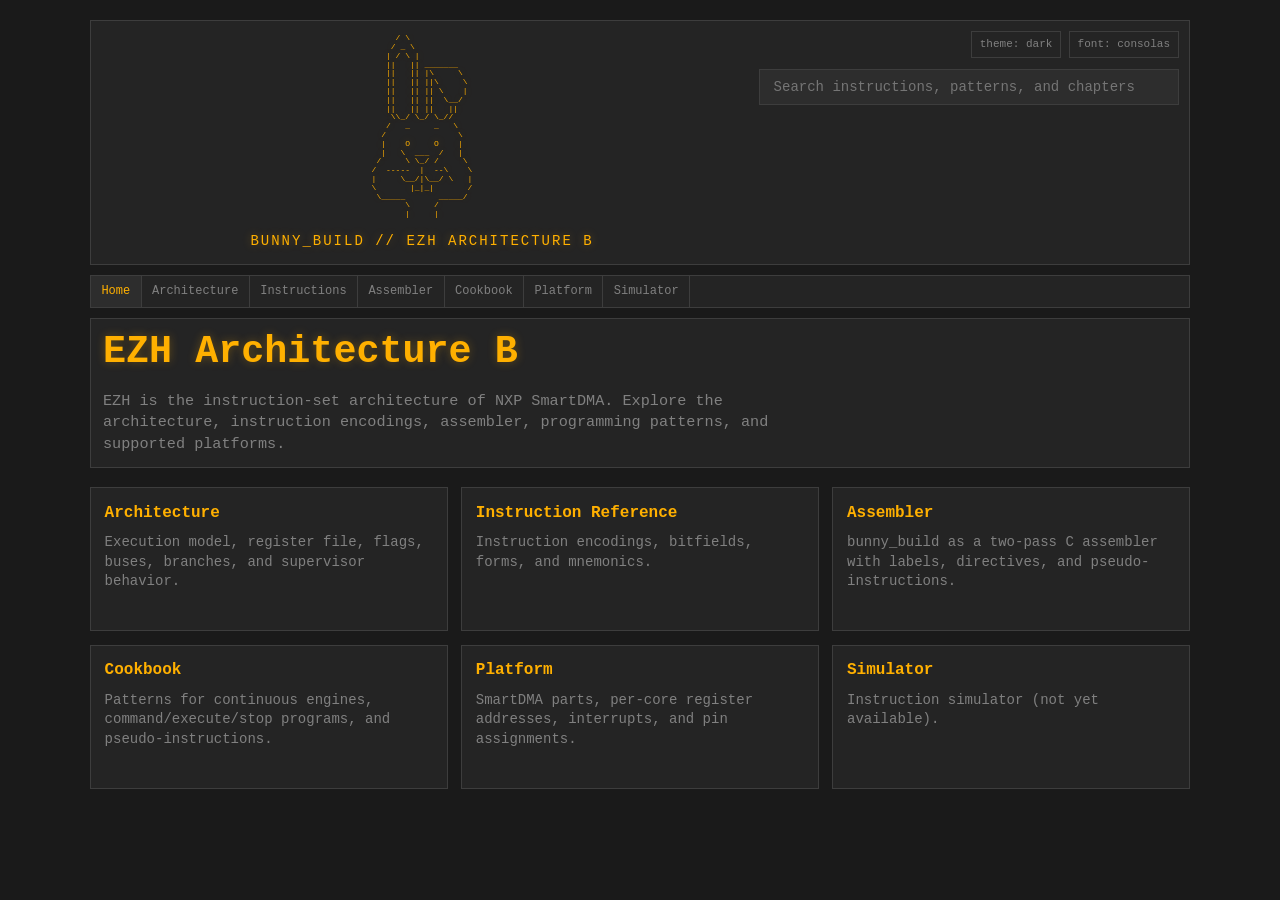
<file: docs/html/index.html>
<!doctype html>
<html lang="en" data-theme="dark">
  <head>
    <meta charset="utf-8">
    <meta name="viewport" content="width=device-width, initial-scale=1">
    <title>Home | EZH Architecture B</title>
    <style>:root {
  color-scheme: dark;
  --bg: #1a1a1a;
  --panel: #242424;
  --panel-2: #2d2d2d;
  --text: #e0e0e0;
  --muted: #808080;
  --line: #3d3d3d;
  --line-strong: #cc8800;
  --accent: #ffb000;
  --accent-2: #cc8800;
  --accent-3: #ff4444;
  --ok: #00ff00;
  --warn: #ffb000;
  --code-bg: #2d2d2d;
  --code-text: #e0e0e0;
  --focus: rgba(255, 176, 0, 0.22);
  --panel-translucent: #242424;
  --shadow: rgba(255, 176, 0, 0.12);
  --amber-glow: rgba(255, 176, 0, 0.3);
  --mono: Consolas, Monaco, "Courier New", monospace;
  --sans: var(--mono);
  --field-0: rgba(255, 176, 0, 0.18);
  --field-1: rgba(0, 255, 0, 0.10);
  --field-2: rgba(0, 200, 255, 0.12);
  --field-3: rgba(255, 80, 255, 0.12);
  --field-4: rgba(255, 96, 96, 0.14);
  --field-5: rgba(150, 150, 255, 0.14);
  --reserved: rgba(255, 255, 255, 0.03);
}

html[data-theme="light"] {
  color-scheme: light;
  --bg: #f4f1e8;
  --panel: #ece9df;
  --panel-2: #e2ded2;
  --text: #2b2721;
  --muted: #7d766a;
  --line: #c6c0af;
  --line-strong: #a87d1a;
  --accent: #8a5800;
  --accent-2: #a87d1a;
  --accent-3: #c02020;
  --ok: #0a7a0a;
  --warn: #8a5800;
  --code-bg: #e2ded2;
  --code-text: #2b2721;
  --focus: rgba(138, 88, 0, 0.22);
  --panel-translucent: #ece9df;
  --shadow: rgba(138, 88, 0, 0.16);
  --amber-glow: rgba(138, 88, 0, 0.25);
  --field-0: rgba(138, 88, 0, 0.16);
  --field-1: rgba(10, 122, 10, 0.12);
  --field-2: rgba(0, 110, 140, 0.12);
  --field-3: rgba(140, 40, 140, 0.10);
  --field-4: rgba(180, 40, 40, 0.10);
  --field-5: rgba(60, 60, 180, 0.10);
  --reserved: rgba(0, 0, 0, 0.04);
}

* {
  box-sizing: border-box;
}

html {
  scroll-behavior: smooth;
}

body {
  margin: 0;
  min-height: 100vh;
  background: var(--bg);
  color: var(--text);
  font-family: var(--mono);
  font-size: 14px;
  line-height: 1.4;
}

a {
  color: var(--accent);
  text-decoration-thickness: 1px;
  text-underline-offset: 0.18em;
}

a:hover {
  color: var(--accent-2);
}

code,
pre,
kbd {
  font-family: var(--mono);
}

code {
  color: var(--code-text);
}

pre {
  margin: 1rem 0;
  padding: 1rem;
  overflow: auto;
  border: 1px solid var(--line);
  border-radius: 0;
  background: var(--code-bg);
  color: var(--code-text);
}

button,
input {
  font: inherit;
}

.site-shell {
  width: min(1100px, calc(100% - 40px));
  margin: 0 auto;
  padding: 20px 0;
}

.site-header {
  display: grid;
  grid-template-columns: minmax(0, 1fr) minmax(280px, 420px);
  gap: 1rem;
  align-items: stretch;
  margin-bottom: 10px;
  padding: 10px;
  border: 1px solid var(--line);
  background: var(--panel);
}

.panel {
  border: 1px solid var(--line);
  background: var(--panel);
}

.bunny-container {
  min-width: 0;
  padding: 0.2rem 0.4rem;
  color: var(--accent);
  text-shadow: 0 0 10px var(--amber-glow);
  text-align: center;
}

.bunny-art {
  display: inline-block;
  margin: 0;
  padding: 0;
  border: 0;
  background: transparent;
  color: var(--accent);
  font-family: var(--mono);
  font-size: 8px;
  line-height: 1.1;
  text-align: left;
  white-space: pre;
  text-shadow: 0 0 10px var(--amber-glow);
}

.brand-title {
  margin-top: 6px;
  font-family: var(--mono);
  font-size: 14px;
  letter-spacing: 2px;
}

.brand-subtitle {
  margin-top: 2px;
  color: var(--muted);
  font-size: 11px;
  letter-spacing: 1px;
}

.top-actions {
  display: flex;
  justify-content: flex-end;
  gap: 0.45rem;
}

.icon-button {
  min-height: 1.7rem;
  padding: 0.2rem 0.5rem;
  border: 1px solid var(--line);
  border-radius: 0;
  background: transparent;
  color: var(--muted);
  font-size: 11px;
  cursor: pointer;
}

.icon-button:hover {
  border-color: var(--accent);
  color: var(--accent);
}

.search-box {
  position: relative;
  margin-top: 0.7rem;
}

.search-input {
  width: 100%;
  height: 2.2rem;
  padding: 0 0.85rem;
  border: 1px solid var(--line);
  border-radius: 0;
  background: var(--code-bg);
  color: var(--text);
  outline: none;
}

.search-input:focus {
  border-color: var(--accent);
  box-shadow: 0 0 0 3px var(--focus);
}

.search-results {
  position: absolute;
  z-index: 20;
  top: calc(100% + 0.35rem);
  right: 0;
  left: 0;
  max-height: min(70vh, 520px);
  overflow: auto;
  border: 1px solid var(--line-strong);
  border-radius: 0;
  background: var(--panel);
  box-shadow: 0 0 12px var(--shadow);
}

.search-result {
  display: block;
  padding: 0.72rem 0.8rem;
  border-bottom: 1px solid var(--line);
  color: var(--text);
  text-decoration: none;
}

.search-result:last-child {
  border-bottom: 0;
}

.search-result:hover,
.search-result:focus {
  background: var(--panel-2);
  color: var(--accent);
}

.search-result-title {
  display: block;
  font-family: var(--mono);
  font-size: 0.9rem;
}

.search-result-meta {
  display: block;
  margin-top: 0.15rem;
  color: var(--muted);
  font-size: 0.82rem;
}

.nav {
  display: flex;
  flex-wrap: wrap;
  gap: 0;
  margin-bottom: 10px;
  border: 1px solid var(--line);
  background: var(--panel);
}

.nav-link {
  padding: 0.42rem 0.65rem;
  border-right: 1px solid var(--line);
  color: var(--muted);
  font-family: var(--mono);
  font-size: 12px;
  text-decoration: none;
}

.nav-link:hover,
.nav-link.active {
  background: var(--panel-2);
  color: var(--accent);
}

.main {
  padding: 0 0 1rem;
}

.hero {
  display: grid;
  gap: 1.1rem;
  margin-bottom: 10px;
  padding: 12px;
  border: 1px solid var(--line);
  background: var(--panel);
}

.hero h1,
.prose h1,
.reference-heading h1 {
  margin: 0;
  font-family: var(--mono);
  color: var(--accent);
  font-size: clamp(1.4rem, 4vw, 2.4rem);
  line-height: 1.12;
  max-width: 18ch;
  text-shadow: 0 0 10px var(--amber-glow);
}

.hero p,
.reference-heading p {
  max-width: 74ch;
  margin: 0;
  color: var(--muted);
  font-size: 0.95rem;
}

.status-strip {
  display: grid;
  grid-template-columns: repeat(4, minmax(0, 1fr));
  gap: 0.7rem;
  margin-top: 0.3rem;
}

.stat {
  min-height: 5.5rem;
  padding: 0.7rem;
  border: 1px solid var(--line);
  border-radius: 0;
  background: var(--panel-translucent);
}

.stat-label {
  display: block;
  color: var(--muted);
  font-size: 0.78rem;
  text-transform: uppercase;
}

.stat-value {
  display: block;
  margin-top: 0.35rem;
  font-family: var(--mono);
  font-size: 1.15rem;
  color: var(--accent);
}

.tile-grid {
  display: grid;
  grid-template-columns: repeat(3, minmax(0, 1fr));
  gap: 0.85rem;
  margin-top: 1.2rem;
}

.tile {
  min-height: 9rem;
  padding: 0.85rem;
  border: 1px solid var(--line);
  border-radius: 0;
  background: var(--panel);
  color: var(--text);
  text-decoration: none;
}

.tile:hover {
  border-color: var(--accent);
  color: var(--accent);
  box-shadow: 0 0 10px var(--shadow);
}

.tile h2 {
  margin: 0;
  font-family: var(--mono);
  color: var(--accent);
  font-size: 1rem;
}

.tile p {
  margin: 0.55rem 0 0;
  color: var(--muted);
}

.prose {
  max-width: 880px;
}

.prose h1 {
  margin-bottom: 0.8rem;
}

.prose h2 {
  margin: 2rem 0 0.65rem;
  padding-top: 0.6rem;
  border-top: 1px solid var(--line);
  color: var(--accent);
  font-family: var(--mono);
  font-size: 1.35rem;
}

.prose h3 {
  margin: 1.45rem 0 0.45rem;
  color: var(--accent-2);
  font-family: var(--mono);
  font-size: 1.02rem;
}

.prose p,
.prose li {
  color: var(--text);
}

.prose blockquote {
  margin: 1rem 0;
  padding: 0.2rem 0 0.2rem 1rem;
  border-left: 3px solid var(--accent);
  color: var(--muted);
}

.prose table {
  width: 100%;
  border-collapse: collapse;
  margin: 1rem 0;
  font-size: 0.95rem;
}

.table-scroll {
  min-width: 0;
  max-width: 100%;
  width: 100%;
  overflow-x: auto;
}

.table-scroll table {
  min-width: 760px;
}

.prose th,
.prose td {
  padding: 0.55rem;
  border: 1px solid var(--line);
  vertical-align: top;
}

.prose th {
  background: var(--panel-2);
  color: var(--accent);
  text-align: left;
}

.compact-list {
  margin: 0;
  padding-left: 1rem;
}

.compact-list li + li {
  margin-top: 0.35rem;
}

.reference-heading {
  display: grid;
  gap: 0.75rem;
  margin-bottom: 1.1rem;
  padding: 12px;
  border: 1px solid var(--line);
  background: var(--panel);
}

.filter-row {
  display: grid;
  grid-template-columns: minmax(0, 1fr) auto;
  gap: 0.55rem;
  max-width: 760px;
}

.filter-input {
  height: 2.55rem;
  padding: 0 0.8rem;
  border: 1px solid var(--line);
  border-radius: 0;
  background: var(--code-bg);
  color: var(--text);
  outline: none;
}

.filter-count {
  min-width: 8.5rem;
  display: inline-grid;
  place-items: center;
  border: 1px solid var(--line);
  border-radius: 0;
  color: var(--muted);
  font-family: var(--mono);
  font-size: 0.82rem;
}

.opcode-list {
  display: grid;
  gap: 0.75rem;
  min-width: 0;
}

.opcode-panel {
  min-width: 0;
  max-width: 100%;
  border: 1px solid var(--line);
  border-radius: 0;
  background: var(--panel-translucent);
}

.opcode-panel[open] {
  border-color: var(--line-strong);
}

.opcode-summary {
  display: grid;
  grid-template-columns: minmax(0, 1fr) auto;
  gap: 0.9rem;
  align-items: center;
  min-height: 2.5rem;
  padding: 0.55rem 0.75rem;
  border-bottom: 1px solid var(--line);
  background: var(--panel-2);
  cursor: pointer;
}

.opcode-title {
  display: flex;
  flex-wrap: wrap;
  gap: 0.45rem;
  align-items: baseline;
  min-width: 0;
}

.opcode-name {
  font-family: var(--mono);
  color: var(--accent);
  font-weight: 700;
}

.opcode-meta {
  color: var(--muted);
  font-size: 0.86rem;
}

.badge-row {
  display: flex;
  flex-wrap: wrap;
  gap: 0.35rem;
}

.badge {
  display: inline-flex;
  align-items: center;
  min-height: 1.45rem;
  padding: 0 0.42rem;
  border: 1px solid var(--line);
  border-radius: 0;
  color: var(--muted);
  font-family: var(--mono);
  font-size: 0.72rem;
}

.badge.public {
  color: var(--ok);
  border-color: var(--ok);
}

.badge.warn {
  color: var(--warn);
  border-color: var(--warn);
}

.opcode-body {
  min-width: 0;
  max-width: 100%;
  padding: 0 0.9rem 1rem;
}

.form-block {
  padding: 0.85rem 0 0;
  border-top: 1px solid var(--line);
}

.form-title {
  margin: 0 0 0.5rem;
  color: var(--accent);
  font-family: var(--mono);
  font-size: 0.93rem;
}

.bitfield {
  width: 100%;
  max-width: 100%;
  overflow-x: auto;
  padding-bottom: 0.2rem;
}

.bitfield svg {
  display: block;
  min-width: 660px;
  height: auto;
}

.bitfield svg rect {
  stroke: var(--line);
}

.bitfield svg rect[data-tip] {
  cursor: help;
}

.bitfield svg rect[data-tip]:hover {
  stroke: var(--accent);
  stroke-width: 1.5;
}

.bitfield svg text {
  fill: var(--text);
  pointer-events: none;
}

.bitfield svg text.bit,
.bitfield svg text.vrz {
  fill: var(--muted);
}

.bitfield svg text.vfx {
  fill: var(--ok);
}

.bitfield .fx {
  fill: var(--panel-2);
}

.bitfield .rz {
  fill: var(--reserved);
}

.bitfield .f0 {
  fill: var(--field-0);
}

.bitfield .f1 {
  fill: var(--field-1);
}

.bitfield .f2 {
  fill: var(--field-2);
}

.bitfield .f3 {
  fill: var(--field-3);
}

.bitfield .f4 {
  fill: var(--field-4);
}

.bitfield .f5 {
  fill: var(--field-5);
}

.mnemonic-table {
  width: 100%;
  border-collapse: collapse;
  margin: 0.7rem 0;
  font-size: 0.9rem;
}

.mnemonic-table th,
.mnemonic-table td {
  padding: 0.48rem;
  border: 1px solid var(--line);
  vertical-align: top;
}

.mnemonic-table th {
  background: var(--panel-2);
  color: var(--accent);
  text-align: left;
}

.small-note {
  color: var(--muted);
  font-size: 0.88rem;
}

.toc {
  margin: 1rem 0 1.2rem;
  padding: 0.8rem;
  border: 1px solid var(--line);
  border-radius: 0;
  background: var(--panel);
}

.toc ul {
  margin: 0;
  padding-left: 1.1rem;
}

.site-footer {
  padding: 1rem 0 1.6rem;
  border-top: 1px solid var(--line);
  color: var(--muted);
  font-size: 11px;
  text-align: center;
}

.tip {
  position: fixed;
  z-index: 50;
  max-width: min(360px, calc(100vw - 24px));
  padding: 0.5rem 0.6rem;
  border: 1px solid var(--line-strong);
  border-radius: 0;
  background: var(--code-bg);
  color: var(--text);
  box-shadow: 0 0 12px var(--shadow);
  font-size: 0.85rem;
  pointer-events: none;
}

[hidden] {
  display: none !important;
}

@media (max-width: 860px) {
  .site-shell {
    width: min(100% - 24px, 1180px);
  }

  .site-header {
    grid-template-columns: 1fr;
  }

  .top-actions {
    justify-content: flex-start;
  }

  .status-strip,
  .tile-grid {
    grid-template-columns: 1fr;
  }

  .filter-row {
    grid-template-columns: 1fr;
  }

  .opcode-summary {
    grid-template-columns: 1fr;
  }
}
</style>
    <script src="vendor/minisearch/minisearch-7.2.0.js"></script>
    <script src="search_index.js"></script>
  </head>
  <body>
    <div class="site-shell">
      <header class="site-header panel">
        <div class="bunny-container">
          <pre class="bunny-art" aria-hidden="true">     / \
    / _ \
   | / \ |
   ||   || _______
   ||   || |\     \
   ||   || ||\     \
   ||   || || \    |
   ||   || ||  \__/
   ||   || ||   ||
    \\_/ \_/ \_//
   /   _     _   \
  /               \
  |    O     O    |
  |   \  ___  /   |
 /     \ \_/ /     \
/  -----  |  --\    \
|     \__/|\__/ \   |
\       |_|_|       /
 \_____       _____/
       \     /
       |     |</pre>
          <div class="brand-title">BUNNY_BUILD // EZH ARCHITECTURE B</div>
        </div>
        <div>
          <div class="top-actions">
            <button class="icon-button" type="button" data-action="theme" title="Toggle theme" aria-label="Toggle theme">theme: dark</button>
            <button class="icon-button" type="button" data-action="font" title="Cycle monospace font" aria-label="Cycle monospace font">font: consolas</button>
          </div>
          <div class="search-box">
            <input id="site-search" class="search-input" type="search" autocomplete="off" placeholder="Search instructions, patterns, and chapters">
            <div id="site-search-results" class="search-results" hidden></div>
          </div>
        </div>
      </header>

      <nav class="nav" aria-label="Primary">

        <a class="nav-link active" href="index.html">Home</a>

        <a class="nav-link" href="architecture.html">Architecture</a>

        <a class="nav-link" href="instructions.html">Instructions</a>

        <a class="nav-link" href="assembler.html">Assembler</a>

        <a class="nav-link" href="cookbook.html">Cookbook</a>

        <a class="nav-link" href="platform.html">Platform</a>

        <a class="nav-link" href="simulator.html">Simulator</a>

      </nav>

      <main class="main">
        <section class="hero">
  <h1>EZH Architecture B</h1>
  <p>EZH is the instruction-set architecture of NXP SmartDMA. Explore the architecture, instruction encodings, assembler, programming patterns, and supported platforms.</p>
</section>

<section class="tile-grid" aria-label="Documentation sections">

  <a class="tile" href="architecture.html">
    <h2>Architecture</h2>
    <p>Execution model, register file, flags, buses, branches, and supervisor behavior.</p>
  </a>

  <a class="tile" href="instructions.html">
    <h2>Instruction Reference</h2>
    <p>Instruction encodings, bitfields, forms, and mnemonics.</p>
  </a>

  <a class="tile" href="assembler.html">
    <h2>Assembler</h2>
    <p>bunny_build as a two-pass C assembler with labels, directives, and pseudo-instructions.</p>
  </a>

  <a class="tile" href="cookbook.html">
    <h2>Cookbook</h2>
    <p>Patterns for continuous engines, command/execute/stop programs, and pseudo-instructions.</p>
  </a>

  <a class="tile" href="platform.html">
    <h2>Platform</h2>
    <p>SmartDMA parts, per-core register addresses, interrupts, and pin assignments.</p>
  </a>

  <a class="tile" href="simulator.html">
    <h2>Simulator</h2>
    <p>Instruction simulator (not yet available).</p>
  </a>

</section>

      </main>

    </div>
    <script>(function () {
  const themeButton = document.querySelector("[data-action='theme']");
  const fontButton = document.querySelector("[data-action='font']");
  const root = document.documentElement;
  const fonts = [
    ["consolas", "Consolas, Monaco, 'Courier New', monospace"],
    ["cascadia", "'Cascadia Code', 'Cascadia Mono', Consolas, monospace"],
    ["jetbrains", "'JetBrains Mono', Consolas, monospace"],
    ["ibm plex", "'IBM Plex Mono', Consolas, monospace"],
    ["courier", "'Courier New', Courier, monospace"],
  ];
  let fontIndex = 0;

  function setTheme(next) {
    root.dataset.theme = next;
    if (themeButton) themeButton.textContent = "theme: " + next;
    try {
      localStorage.setItem("ezh-theme", next);
    } catch (_) {}
  }

  function setFontIndex(next) {
    const index = ((next % fonts.length) + fonts.length) % fonts.length;
    fontIndex = index;
    root.style.setProperty("--mono", fonts[index][1]);
    if (fontButton) fontButton.textContent = "font: " + fonts[index][0];
    try {
      localStorage.setItem("ezh-font-index", String(index));
    } catch (_) {}
  }

  try {
    const savedTheme = localStorage.getItem("ezh-theme");
    const savedFont = localStorage.getItem("ezh-font-index");
    if (savedTheme) setTheme(savedTheme);
    if (savedFont) setFontIndex(parseInt(savedFont, 10) || 0);
  } catch (_) {}
  setTheme(root.dataset.theme || "dark");
  if (!root.style.getPropertyValue("--mono")) setFontIndex(0);

  if (themeButton) {
    themeButton.addEventListener("click", function () {
      setTheme(root.dataset.theme === "light" ? "dark" : "light");
    });
  }

  if (fontButton) {
    fontButton.addEventListener("click", function () {
      setFontIndex(fontIndex + 1);
    });
  }

  function openHashTarget() {
    const id = decodeURIComponent(window.location.hash || "").slice(1);
    if (!id) return;
    const target = document.getElementById(id);
    if (!target) return;
    let current = target.closest("details");
    while (current) {
      current.open = true;
      current = current.parentElement ? current.parentElement.closest("details") : null;
    }
    window.setTimeout(function () {
      target.scrollIntoView({ block: "start" });
    }, 0);
  }

  window.addEventListener("hashchange", openHashTarget);
  openHashTarget();

  const filter = document.querySelector("[data-opcode-filter]");
  const panels = Array.from(document.querySelectorAll("[data-opcode-panel]"));
  const count = document.querySelector("[data-filter-count]");
  if (filter && panels.length) {
    const updateFilter = function () {
      const query = filter.value.trim().toLowerCase();
      let visible = 0;
      panels.forEach(function (panel) {
        const haystack = panel.getAttribute("data-search") || "";
        const show = !query || haystack.includes(query);
        panel.hidden = !show;
        if (show) visible += 1;
      });
      if (count) {
        count.textContent = visible + " / " + panels.length;
      }
    };
    filter.addEventListener("input", updateFilter);
    updateFilter();
  }

  const tip = document.createElement("div");
  tip.className = "tip";
  tip.hidden = true;
  document.body.appendChild(tip);

  document.addEventListener("pointerover", function (event) {
    const target = event.target.closest("[data-tip]");
    if (!target) return;
    tip.textContent = target.getAttribute("data-tip") || "";
    tip.hidden = false;
  });

  document.addEventListener("pointermove", function (event) {
    if (tip.hidden) return;
    const padding = 12;
    const rect = tip.getBoundingClientRect();
    let left = event.clientX + padding;
    let top = event.clientY + padding;
    if (left + rect.width > window.innerWidth) {
      left = window.innerWidth - rect.width - padding;
    }
    if (top + rect.height > window.innerHeight) {
      top = event.clientY - rect.height - padding;
    }
    tip.style.left = Math.max(padding, left) + "px";
    tip.style.top = Math.max(padding, top) + "px";
  });

  document.addEventListener("pointerout", function (event) {
    if (!event.target.closest("[data-tip]")) return;
    tip.hidden = true;
  });

  const input = document.getElementById("site-search");
  const results = document.getElementById("site-search-results");
  if (!input || !results || !window.MiniSearch || !window.EZH_SEARCH) return;

  const docs = window.EZH_SEARCH.documents || [];
  const options = window.EZH_SEARCH.options || {};
  const miniSearch = new window.MiniSearch({
    fields: options.fields || ["title", "body", "mnemonics", "lookup", "tags"],
    storeFields: options.storeFields || ["title", "url", "kind", "summary"],
  });
  miniSearch.addAll(docs);

  function expandedQuery(raw) {
    const aliases = window.EZH_SEARCH.aliases || {};
    const terms = raw.trim().split(/\s+/).filter(Boolean);
    const expanded = terms.slice();
    terms.forEach(function (term) {
      const key = term.toLowerCase();
      if (aliases[key]) expanded.push(aliases[key]);
    });
    return expanded.join(" ");
  }

  function closeResults() {
    results.hidden = true;
    results.replaceChildren();
  }

  function renderSearch() {
    const query = input.value.trim();
    results.replaceChildren();
    if (query.length < 2) {
      closeResults();
      return;
    }

    const upperQuery = query.toUpperCase();
    const direct = docs.filter(function (doc) {
      const names = ((doc.mnemonics || "") + " " + (doc.lookup || "")).toUpperCase().split(/\s+/);
      return names.some(function (name) {
        return name === upperQuery || name.startsWith(upperQuery);
      });
    });

    const ranked = miniSearch.search(expandedQuery(query), options.searchOptions || {
      prefix: true,
      fuzzy: 0.18,
      boost: { title: 3, mnemonics: 4, lookup: 5, tags: 2 },
    });

    const seen = new Set();
    const found = [];
    direct.concat(ranked).forEach(function (item) {
      const key = item.id || item.url;
      if (seen.has(key)) return;
      seen.add(key);
      found.push(item);
    });
    found.splice(8);

    if (!found.length) {
      const empty = document.createElement("div");
      empty.className = "search-result";
      empty.textContent = "No matches";
      results.appendChild(empty);
      results.hidden = false;
      return;
    }

    found.forEach(function (item) {
      const link = document.createElement("a");
      link.className = "search-result";
      link.href = item.url;

      const title = document.createElement("span");
      title.className = "search-result-title";
      title.textContent = item.title;

      const meta = document.createElement("span");
      meta.className = "search-result-meta";
      meta.textContent = [item.kind, item.summary].filter(Boolean).join(" - ");

      link.append(title, meta);
      results.appendChild(link);
    });
    results.hidden = false;
  }

  input.addEventListener("input", renderSearch);
  input.addEventListener("keydown", function (event) {
    if (event.key === "Escape") {
      input.value = "";
      closeResults();
    }
  });
  document.addEventListener("keydown", function (event) {
    if (event.key === "/" && document.activeElement !== input) {
      event.preventDefault();
      input.focus();
    }
  });
  document.addEventListener("click", function (event) {
    if (!event.target.closest(".search-box")) closeResults();
  });
})();
</script>
  </body>
</html>
</file>
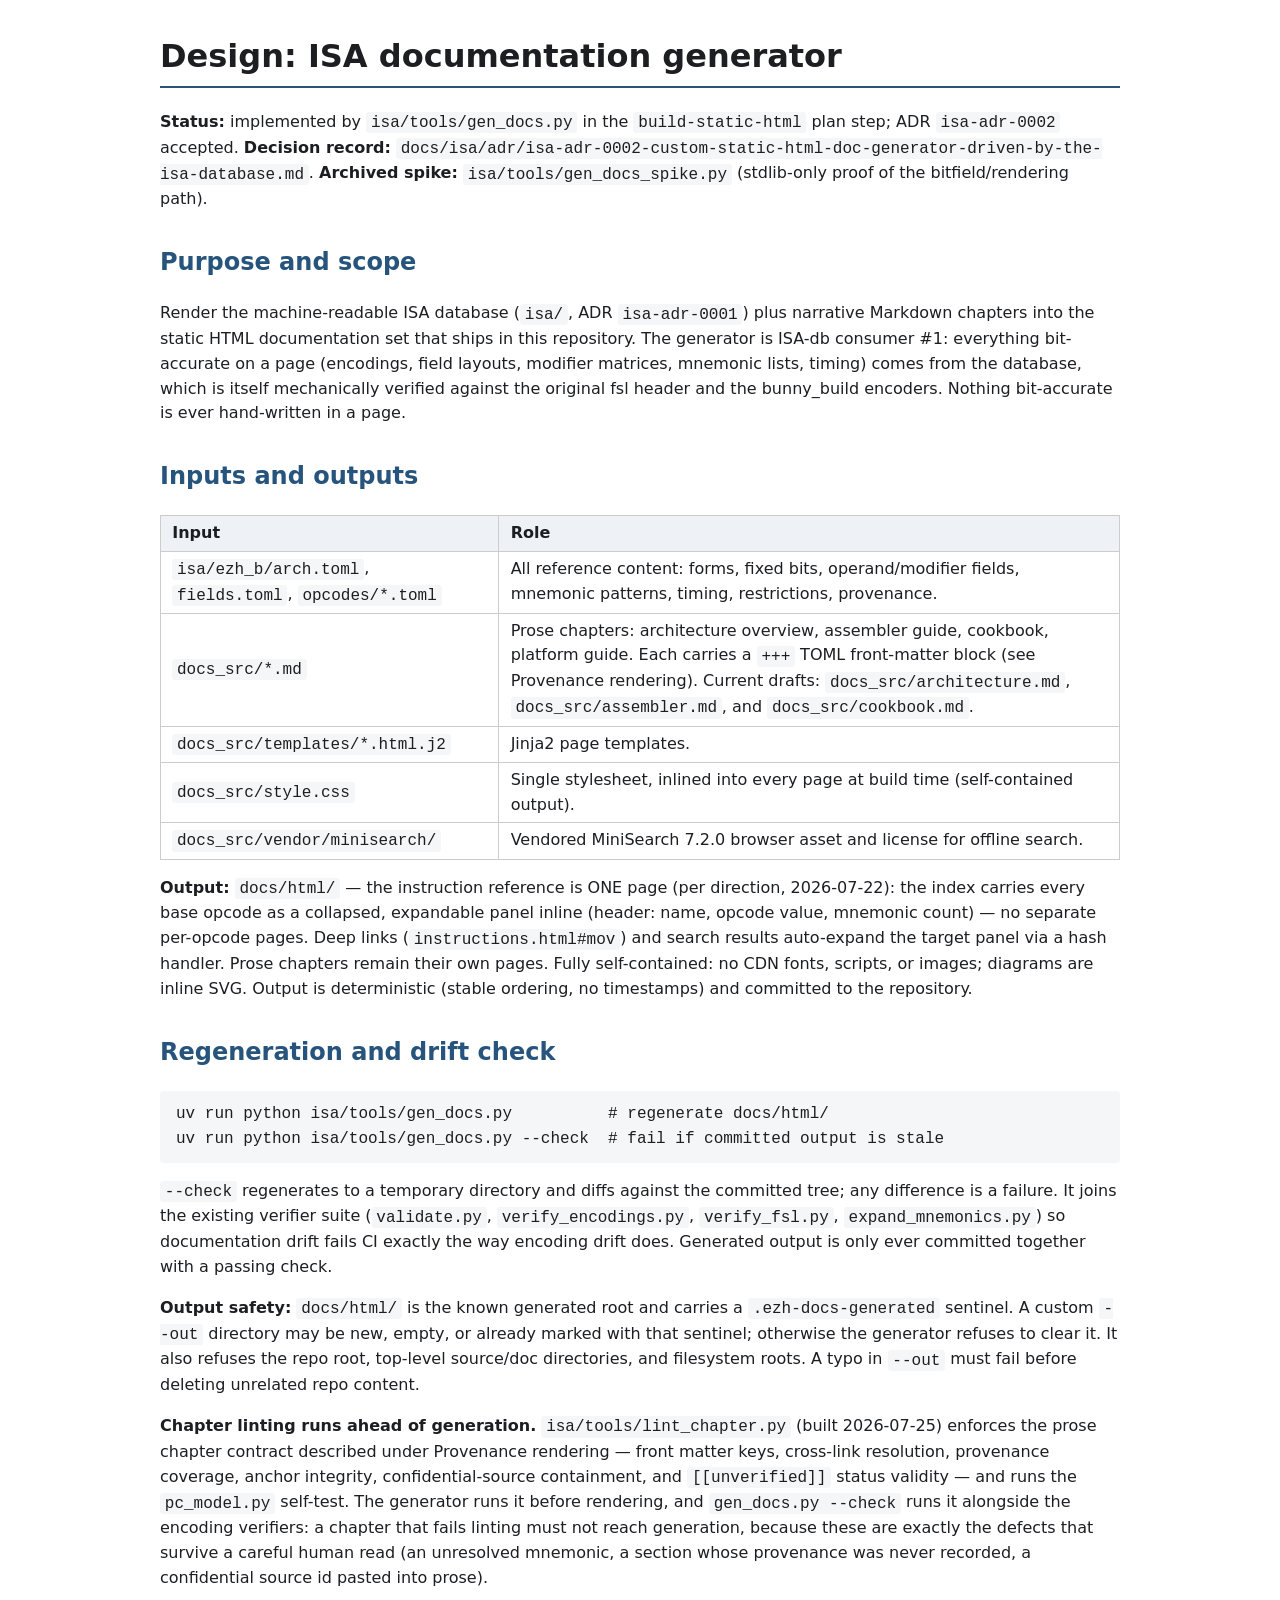
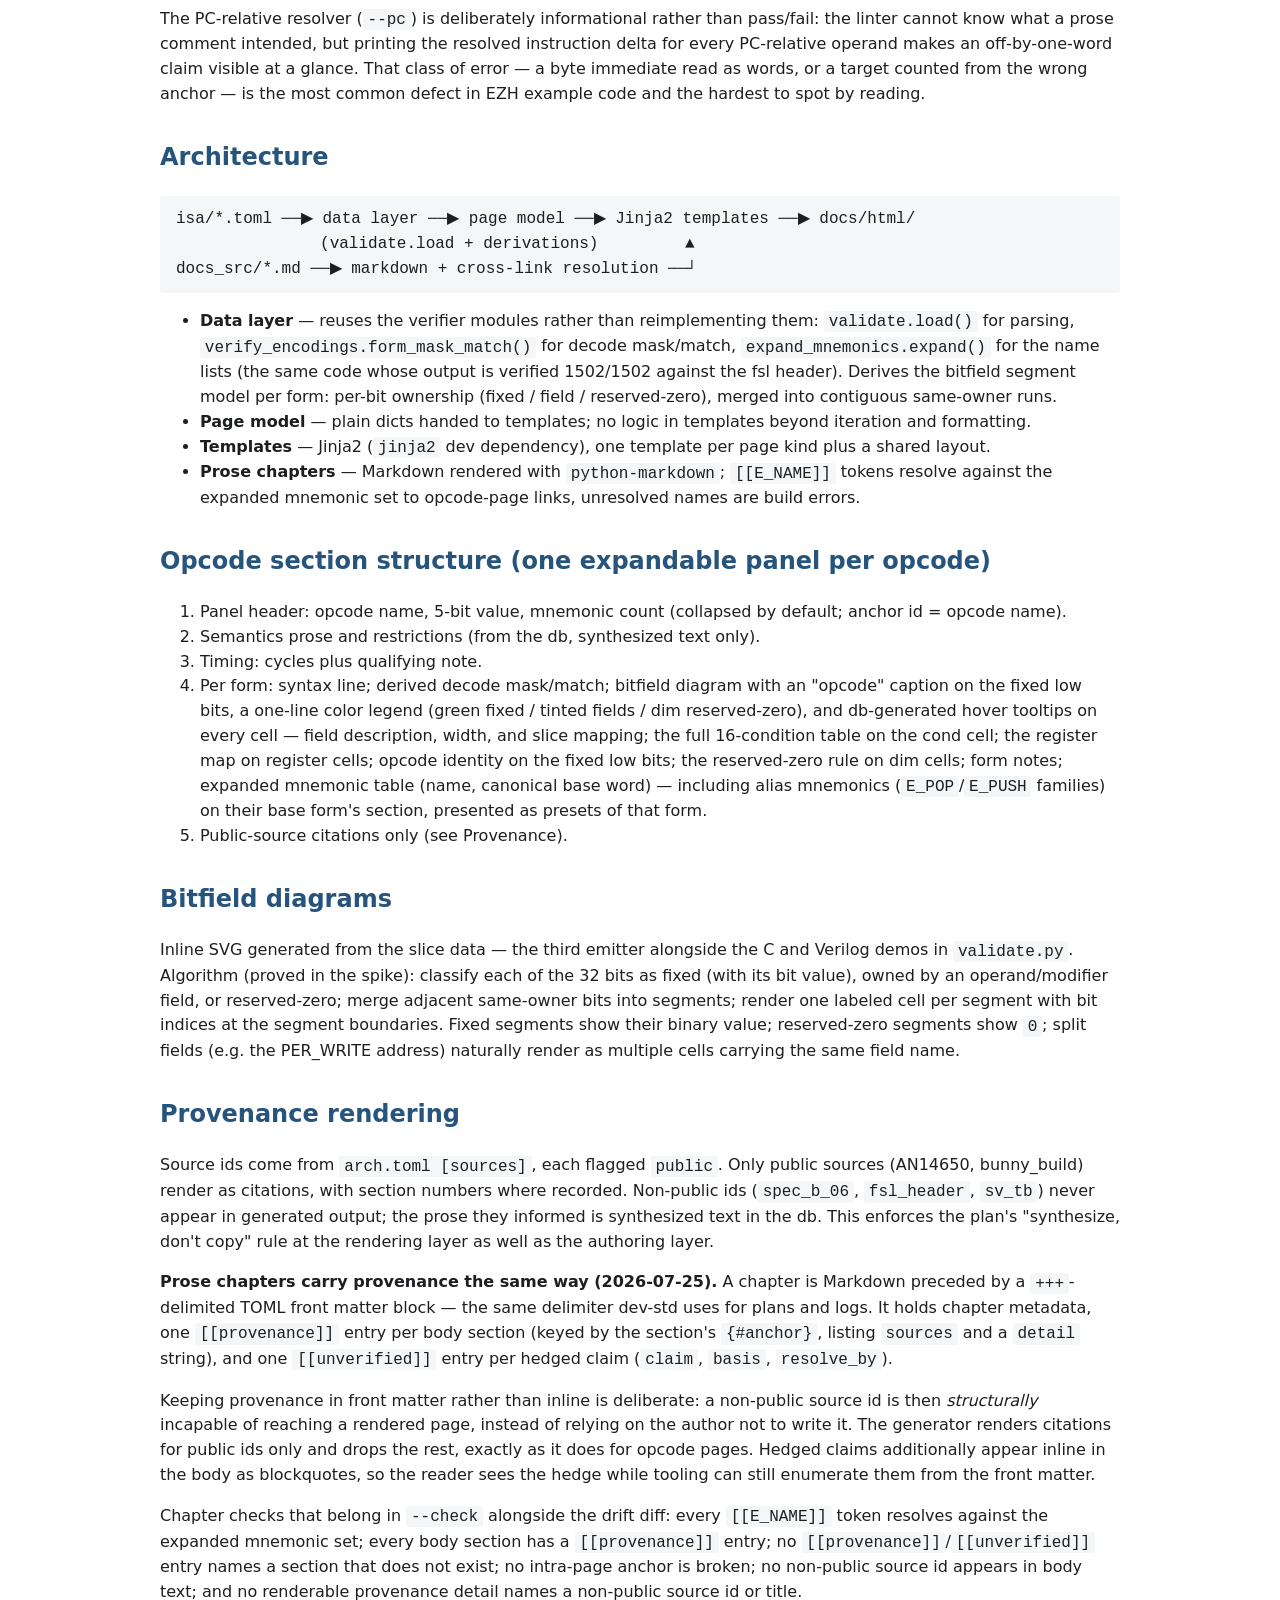
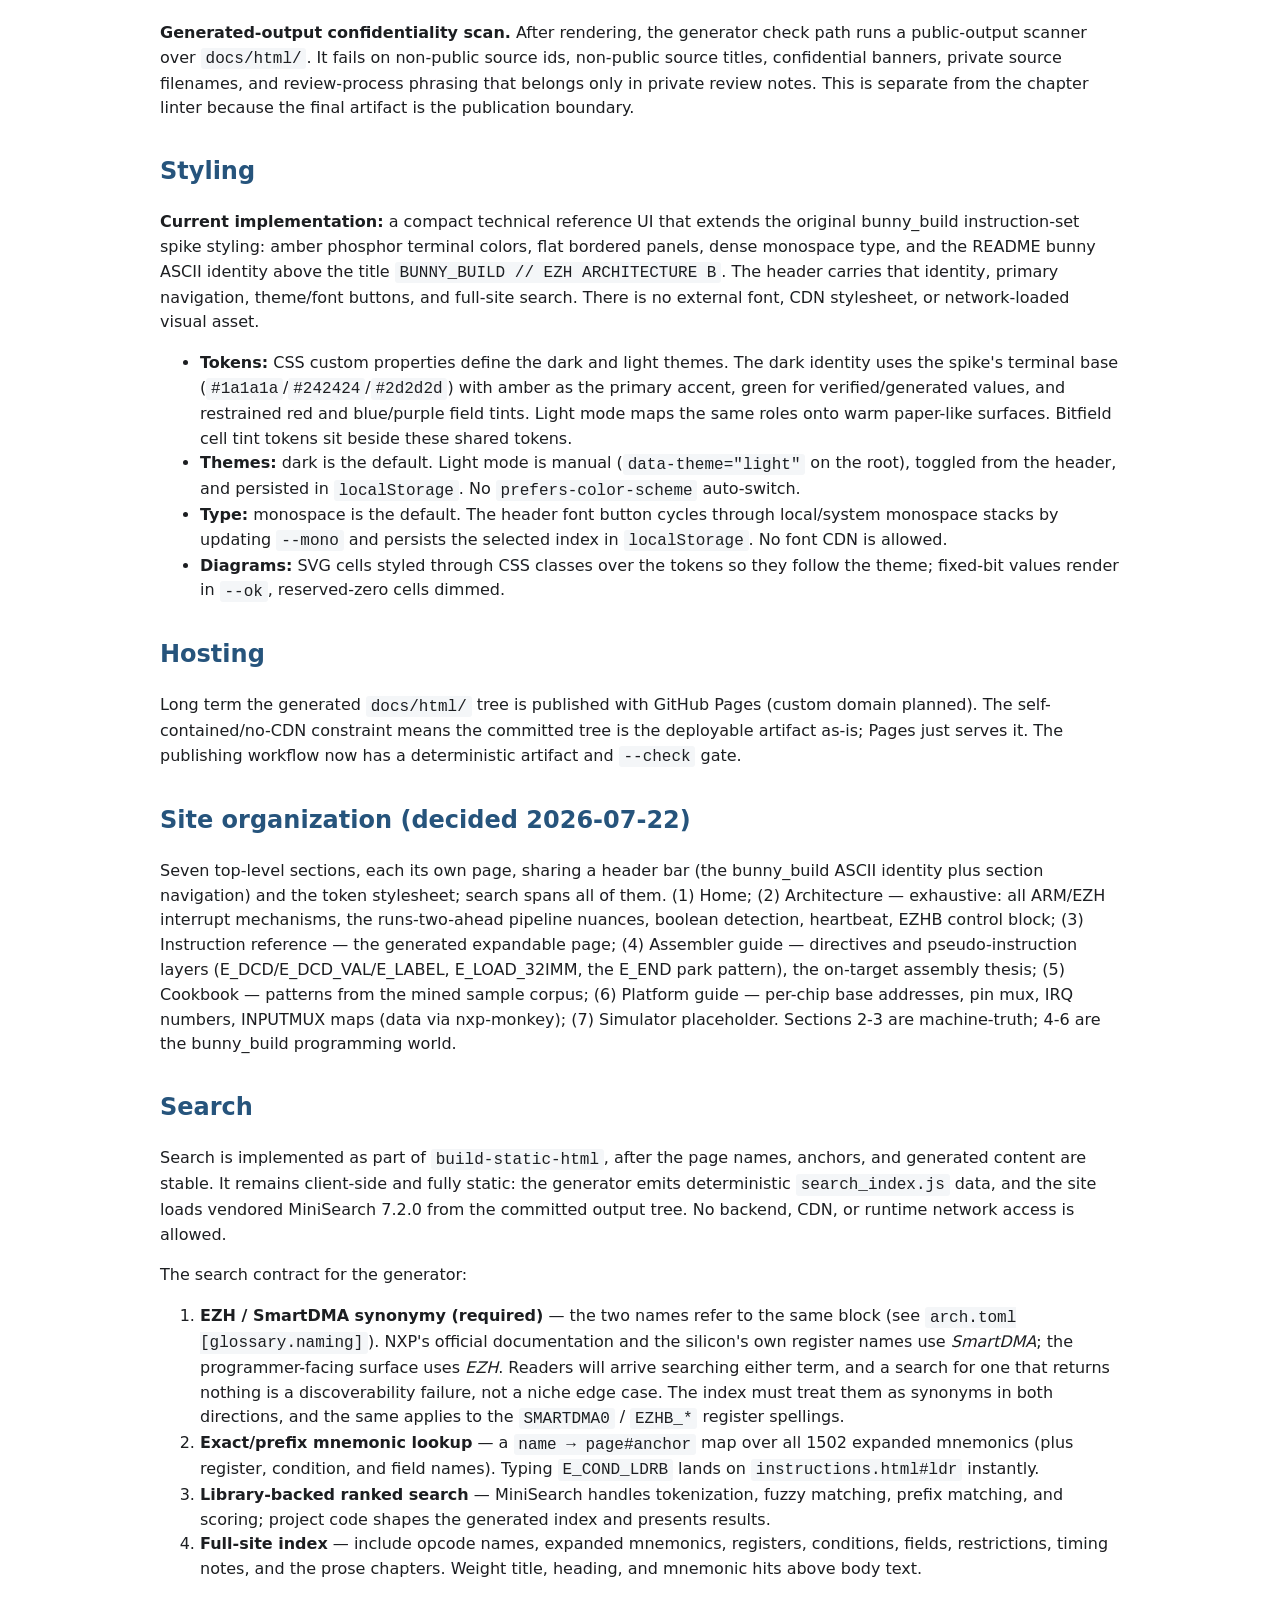
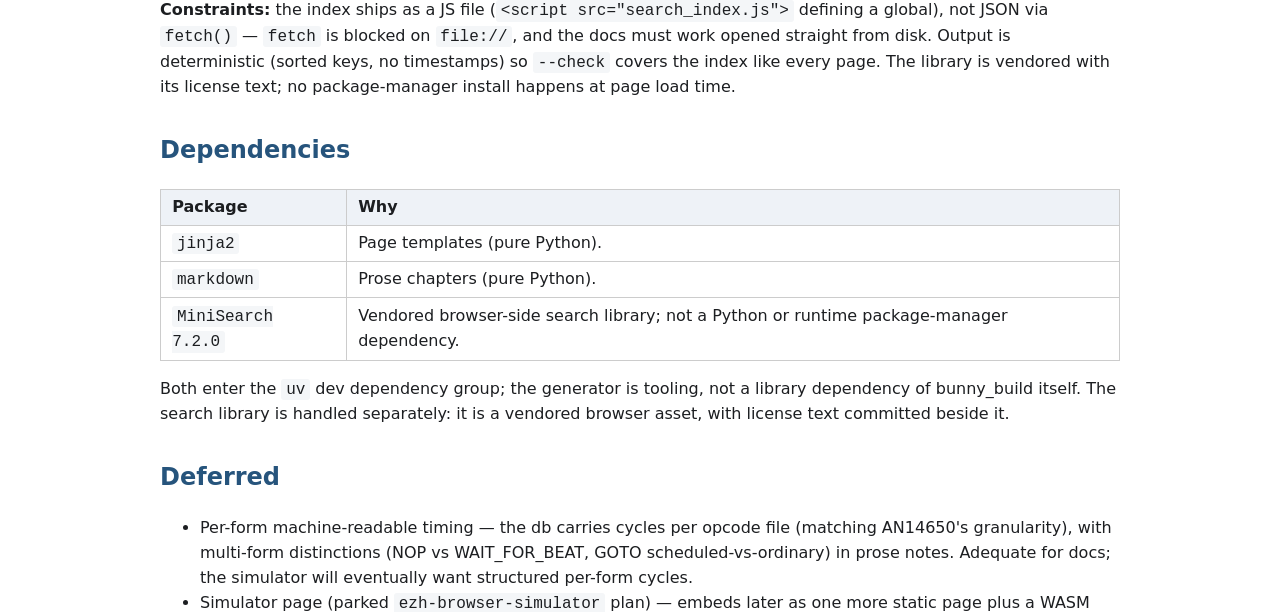
<file: docs/design/isa-doc-generator.html>
<!doctype html>
<html lang="en" data-doc-status="accepted">
<head>
<meta charset="utf-8">
<title>Design: ISA documentation generator</title>
<style>
body { font-family: system-ui, sans-serif; max-width: 60rem; margin: 2rem auto;
       padding: 0 1rem; line-height: 1.55; color: #1c1e21; }
h1 { border-bottom: 2px solid #26547c; padding-bottom: .3rem; }
h2 { color: #26547c; margin-top: 2rem; }
code, pre { font-family: ui-monospace, Consolas, monospace; background: #f4f6f8;
            padding: .1rem .3rem; border-radius: 3px; }
pre { padding: .7rem 1rem; overflow-x: auto; }
table { border-collapse: collapse; }
th, td { border: 1px solid #ccc; padding: .3rem .7rem; text-align: left; }
th { background: #eef2f7; }
.tbd { background: #fff6e5; border-left: 4px solid #e8a13d; padding: .5rem .8rem; }
</style>
</head>
<body>

<h1>Design: ISA documentation generator</h1>

<p><strong>Status:</strong> implemented by <code>isa/tools/gen_docs.py</code>
in the <code>build-static-html</code> plan step; ADR
<code>isa-adr-0002</code> accepted.
<strong>Decision record:</strong>
<code>docs/isa/adr/isa-adr-0002-custom-static-html-doc-generator-driven-by-the-isa-database.md</code>.
<strong>Archived spike:</strong> <code>isa/tools/gen_docs_spike.py</code>
(stdlib-only proof of the bitfield/rendering path).</p>

<h2>Purpose and scope</h2>

<p>Render the machine-readable ISA database (<code>isa/</code>, ADR
<code>isa-adr-0001</code>) plus narrative Markdown chapters into the static
HTML documentation set that ships in this repository. The generator is ISA-db
consumer #1: everything bit-accurate on a page (encodings, field layouts,
modifier matrices, mnemonic lists, timing) comes from the database, which is
itself mechanically verified against the original fsl header and the
bunny_build encoders. Nothing bit-accurate is ever hand-written in a page.</p>

<h2>Inputs and outputs</h2>

<table>
<tr><th>Input</th><th>Role</th></tr>
<tr><td><code>isa/ezh_b/arch.toml</code>, <code>fields.toml</code>,
<code>opcodes/*.toml</code></td><td>All reference content: forms, fixed bits,
operand/modifier fields, mnemonic patterns, timing, restrictions,
provenance.</td></tr>
<tr><td><code>docs_src/*.md</code></td>
<td>Prose chapters: architecture overview, assembler guide, cookbook,
platform guide. Each carries a <code>+++</code> TOML front-matter block
(see Provenance rendering). Current drafts:
<code>docs_src/architecture.md</code>, <code>docs_src/assembler.md</code>,
and <code>docs_src/cookbook.md</code>.</td></tr>
<tr><td><code>docs_src/templates/*.html.j2</code></td><td>Jinja2 page
templates.</td></tr>
<tr><td><code>docs_src/style.css</code></td><td>Single stylesheet, inlined
into every page at build time (self-contained output).</td></tr>
<tr><td><code>docs_src/vendor/minisearch/</code></td><td>Vendored
MiniSearch 7.2.0 browser asset and license for offline search.</td></tr>
</table>

<p><strong>Output:</strong> <code>docs/html/</code> — the instruction
reference is ONE page (per direction, 2026-07-22): the index carries every
base opcode as a collapsed, expandable panel inline (header: name, opcode
value, mnemonic count) — no separate per-opcode pages. Deep links
(<code>instructions.html#mov</code>) and search results auto-expand the target
panel via a hash handler. Prose chapters remain their own pages. Fully
self-contained: no CDN fonts, scripts, or images; diagrams are inline SVG.
Output is deterministic (stable ordering, no timestamps) and committed to
the repository.</p>

<h2>Regeneration and drift check</h2>

<pre>uv run python isa/tools/gen_docs.py          # regenerate docs/html/
uv run python isa/tools/gen_docs.py --check  # fail if committed output is stale</pre>

<p><code>--check</code> regenerates to a temporary directory and diffs
against the committed tree; any difference is a failure. It joins the
existing verifier suite (<code>validate.py</code>,
<code>verify_encodings.py</code>, <code>verify_fsl.py</code>,
<code>expand_mnemonics.py</code>) so documentation drift fails CI exactly the
way encoding drift does. Generated output is only ever committed together
with a passing check.</p>

<p><strong>Output safety:</strong> <code>docs/html/</code> is the known
generated root and carries a <code>.ezh-docs-generated</code> sentinel. A custom
<code>--out</code> directory may be new, empty, or already marked with that
sentinel; otherwise the generator refuses to clear it. It also refuses the repo
root, top-level source/doc directories, and filesystem roots. A typo in
<code>--out</code> must fail before deleting unrelated repo content.</p>

<p><strong>Chapter linting runs ahead of generation.</strong>
<code>isa/tools/lint_chapter.py</code> (built 2026-07-25) enforces the prose
chapter contract described under Provenance rendering &mdash; front matter
keys, cross-link resolution, provenance coverage, anchor integrity,
confidential-source containment, and <code>[[unverified]]</code> status
validity &mdash; and runs the <code>pc_model.py</code> self-test. The generator
runs it before rendering, and <code>gen_docs.py --check</code> runs it
alongside the encoding verifiers: a chapter that fails linting must not reach
generation, because these are exactly the defects that survive a careful human
read (an unresolved mnemonic, a section whose provenance was never recorded, a
confidential source id pasted into prose).</p>

<p>The PC-relative resolver (<code>--pc</code>) is deliberately
informational rather than pass/fail: the linter cannot know what a prose
comment intended, but printing the resolved instruction delta for every
PC-relative operand makes an off-by-one-word claim visible at a glance. That
class of error &mdash; a byte immediate read as words, or a target counted
from the wrong anchor &mdash; is the most common defect in EZH example code
and the hardest to spot by reading.</p>

<h2>Architecture</h2>

<pre>isa/*.toml ──▶ data layer ──▶ page model ──▶ Jinja2 templates ──▶ docs/html/
               (validate.load + derivations)         ▲
docs_src/*.md ──▶ markdown + cross-link resolution ──┘</pre>

<ul>
<li><strong>Data layer</strong> — reuses the verifier modules rather than
reimplementing them: <code>validate.load()</code> for parsing,
<code>verify_encodings.form_mask_match()</code> for decode mask/match,
<code>expand_mnemonics.expand()</code> for the name lists (the same code
whose output is verified 1502/1502 against the fsl header). Derives the
bitfield segment model per form: per-bit ownership (fixed / field /
reserved-zero), merged into contiguous same-owner runs.</li>
<li><strong>Page model</strong> — plain dicts handed to templates; no logic
in templates beyond iteration and formatting.</li>
<li><strong>Templates</strong> — Jinja2 (<code>jinja2</code> dev
dependency), one template per page kind plus a shared layout.</li>
<li><strong>Prose chapters</strong> — Markdown rendered with
<code>python-markdown</code>; <code>[[E_NAME]]</code> tokens resolve against
the expanded mnemonic set to opcode-page links, unresolved names are build
errors.</li>
</ul>

<h2>Opcode section structure (one expandable panel per opcode)</h2>

<ol>
<li>Panel header: opcode name, 5-bit value, mnemonic count (collapsed by
default; anchor id = opcode name).</li>
<li>Semantics prose and restrictions (from the db, synthesized text only).</li>
<li>Timing: cycles plus qualifying note.</li>
<li>Per form: syntax line; derived decode mask/match; bitfield diagram
with an "opcode" caption on the fixed low bits, a one-line color
legend (green fixed / tinted fields / dim reserved-zero), and
db-generated hover tooltips on every cell — field description, width,
and slice mapping; the full 16-condition table on the cond cell; the
register map on register cells; opcode identity on the fixed low bits;
the reserved-zero rule on dim cells;
form notes; expanded mnemonic table (name, canonical base word) —
including alias mnemonics (<code>E_POP</code>/<code>E_PUSH</code>
families) on their base form's section, presented as presets of that
form.</li>
<li>Public-source citations only (see Provenance).</li>
</ol>

<h2>Bitfield diagrams</h2>

<p>Inline SVG generated from the slice data — the third emitter alongside the
C and Verilog demos in <code>validate.py</code>. Algorithm (proved in the
spike): classify each of the 32 bits as fixed (with its bit value), owned by
an operand/modifier field, or reserved-zero; merge adjacent same-owner bits
into segments; render one labeled cell per segment with bit indices at the
segment boundaries. Fixed segments show their binary value; reserved-zero
segments show <code>0</code>; split fields (e.g. the PER_WRITE address)
naturally render as multiple cells carrying the same field name.</p>

<h2>Provenance rendering</h2>

<p>Source ids come from <code>arch.toml [sources]</code>, each flagged
<code>public</code>. Only public sources (AN14650, bunny_build) render as
citations, with section numbers where recorded. Non-public ids
(<code>spec_b_06</code>, <code>fsl_header</code>, <code>sv_tb</code>) never
appear in generated output; the prose they informed is synthesized text in
the db. This enforces the plan's "synthesize, don't copy" rule at the
rendering layer as well as the authoring layer.</p>

<p><strong>Prose chapters carry provenance the same way (2026-07-25).</strong>
A chapter is Markdown preceded by a <code>+++</code>-delimited TOML front
matter block &mdash; the same delimiter dev-std uses for plans and logs.
It holds chapter metadata, one <code>[[provenance]]</code> entry per body
section (keyed by the section's <code>{#anchor}</code>, listing
<code>sources</code> and a <code>detail</code> string), and one
<code>[[unverified]]</code> entry per hedged claim
(<code>claim</code>, <code>basis</code>, <code>resolve_by</code>).</p>

<p>Keeping provenance in front matter rather than inline is deliberate: a
non-public source id is then <em>structurally</em> incapable of reaching a
rendered page, instead of relying on the author not to write it. The
generator renders citations for public ids only and drops the rest, exactly
as it does for opcode pages. Hedged claims additionally appear inline in the
body as blockquotes, so the reader sees the hedge while tooling can still
enumerate them from the front matter.</p>

<p>Chapter checks that belong in <code>--check</code> alongside the drift
diff: every <code>[[E_NAME]]</code> token resolves against the expanded
mnemonic set; every body section has a <code>[[provenance]]</code> entry;
no <code>[[provenance]]</code>/<code>[[unverified]]</code> entry names a
section that does not exist; no intra-page anchor is broken; no non-public
source id appears in body text; and no renderable provenance detail names a
non-public source id or title.</p>

<p><strong>Generated-output confidentiality scan.</strong> After rendering,
the generator check path runs a public-output scanner over
<code>docs/html/</code>. It fails on non-public source ids, non-public source
titles, confidential banners, private source filenames, and review-process
phrasing that belongs only in private review notes. This is separate from the
chapter linter because the final artifact is the publication boundary.</p>

<h2>Styling</h2>

<p><strong>Current implementation:</strong> a compact technical reference UI
that extends the original bunny_build instruction-set spike styling: amber
phosphor terminal colors, flat bordered panels, dense monospace type, and the
README bunny ASCII identity above the title
<code>BUNNY_BUILD // EZH ARCHITECTURE B</code>. The header carries that
identity, primary navigation, theme/font buttons, and full-site search. There
is no external font, CDN stylesheet, or network-loaded visual asset.</p>

<ul>
<li><strong>Tokens:</strong> CSS custom properties define the dark and light
themes. The dark identity uses the spike's terminal base
(<code>#1a1a1a</code>/<code>#242424</code>/<code>#2d2d2d</code>) with amber as
the primary accent, green for verified/generated values, and restrained red and
blue/purple field tints. Light mode maps the same roles onto warm paper-like
surfaces. Bitfield cell tint tokens sit beside these shared tokens.</li>
<li><strong>Themes:</strong> dark is the default. Light mode is manual
(<code>data-theme="light"</code> on the root), toggled from the header, and
persisted in <code>localStorage</code>. No
<code>prefers-color-scheme</code> auto-switch.</li>
<li><strong>Type:</strong> monospace is the default. The header font button
cycles through local/system monospace stacks by updating <code>--mono</code>
and persists the selected index in <code>localStorage</code>. No font CDN is
allowed.</li>
<li><strong>Diagrams:</strong> SVG cells styled through CSS classes over the
tokens so they follow the theme; fixed-bit values render in
<code>--ok</code>, reserved-zero cells dimmed.</li>
</ul>

<h2>Hosting</h2>

<p>Long term the generated <code>docs/html/</code> tree is published with
GitHub Pages (custom domain planned). The self-contained/no-CDN constraint
means the committed tree is the deployable artifact as-is; Pages just serves
it. The publishing workflow now has a deterministic artifact and
<code>--check</code> gate.</p>

<h2>Site organization (decided 2026-07-22)</h2>

<p>Seven top-level sections, each its own page, sharing a header bar (the
bunny_build ASCII identity plus section navigation) and the token stylesheet; search
spans all of them. (1) Home; (2) Architecture — exhaustive: all ARM/EZH
interrupt mechanisms, the runs-two-ahead pipeline nuances, boolean
detection, heartbeat, EZHB control block; (3) Instruction reference — the
generated expandable page; (4) Assembler guide — directives and
pseudo-instruction layers (E_DCD/E_DCD_VAL/E_LABEL, E_LOAD_32IMM, the
E_END park pattern), the on-target assembly thesis; (5) Cookbook —
patterns from the mined sample corpus; (6) Platform guide — per-chip base
addresses, pin mux, IRQ numbers, INPUTMUX maps (data via nxp-monkey);
(7) Simulator placeholder. Sections 2-3 are machine-truth; 4-6 are the
bunny_build programming world.</p>

<h2>Search</h2>

<p>Search is implemented as part of <code>build-static-html</code>, after the
page names, anchors, and generated content are stable. It remains client-side
and fully static: the generator emits deterministic
<code>search_index.js</code> data, and the site loads vendored MiniSearch 7.2.0
from the committed output tree. No backend, CDN, or runtime network access is
allowed.</p>

<p>The search contract for the generator:</p>

<ol>
<li><strong>EZH / SmartDMA synonymy (required)</strong> — the two names refer
to the same block (see <code>arch.toml [glossary.naming]</code>). NXP's
official documentation and the silicon's own register names use
<em>SmartDMA</em>; the programmer-facing surface uses <em>EZH</em>. Readers
will arrive searching either term, and a search for one that returns nothing
is a discoverability failure, not a niche edge case. The index must treat
them as synonyms in both directions, and the same applies to the
<code>SMARTDMA0</code> / <code>EZHB_*</code> register spellings.</li>
<li><strong>Exact/prefix mnemonic lookup</strong> — a
<code>name &rarr; page#anchor</code> map over all 1502 expanded mnemonics
(plus register, condition, and field names). Typing
<code>E_COND_LDRB</code> lands on <code>instructions.html#ldr</code>
instantly.</li>
<li><strong>Library-backed ranked search</strong> — MiniSearch handles
tokenization, fuzzy matching, prefix matching, and scoring; project code shapes
the generated index and presents results.</li>
<li><strong>Full-site index</strong> — include opcode names, expanded
mnemonics, registers, conditions, fields, restrictions, timing notes, and the
prose chapters. Weight title, heading, and mnemonic hits above body text.</li>
</ol>

<p><strong>Constraints:</strong> the index ships as a JS file
(<code>&lt;script src="search_index.js"&gt;</code> defining a global), not
JSON via <code>fetch()</code> — <code>fetch</code> is blocked on
<code>file://</code>, and the docs must work opened straight from disk.
Output is deterministic (sorted keys, no timestamps) so <code>--check</code>
covers the index like every page. The library is vendored with its license
text; no package-manager install happens at page load time.</p>

<h2>Dependencies</h2>

<table>
<tr><th>Package</th><th>Why</th></tr>
<tr><td><code>jinja2</code></td><td>Page templates (pure Python).</td></tr>
<tr><td><code>markdown</code></td><td>Prose chapters (pure Python).</td></tr>
<tr><td><code>MiniSearch 7.2.0</code></td><td>Vendored browser-side search
library; not a Python or runtime package-manager dependency.</td></tr>
</table>

<p>Both enter the <code>uv</code> dev dependency group; the generator is
tooling, not a library dependency of bunny_build itself. The search library is
handled separately: it is a vendored browser asset, with license text committed
beside it.</p>

<h2>Deferred</h2>

<ul>
<li>Per-form machine-readable timing — the db carries cycles per opcode file
(matching AN14650's granularity), with multi-form distinctions (NOP vs
WAIT_FOR_BEAT, GOTO scheduled-vs-ordinary) in prose notes. Adequate for
docs; the simulator will eventually want structured per-form cycles.</li>
<li>Simulator page (parked <code>ezh-browser-simulator</code> plan) — embeds
later as one more static page plus a WASM asset; no toolchain
interaction.</li>
</ul>

</body>
</html>
</file>
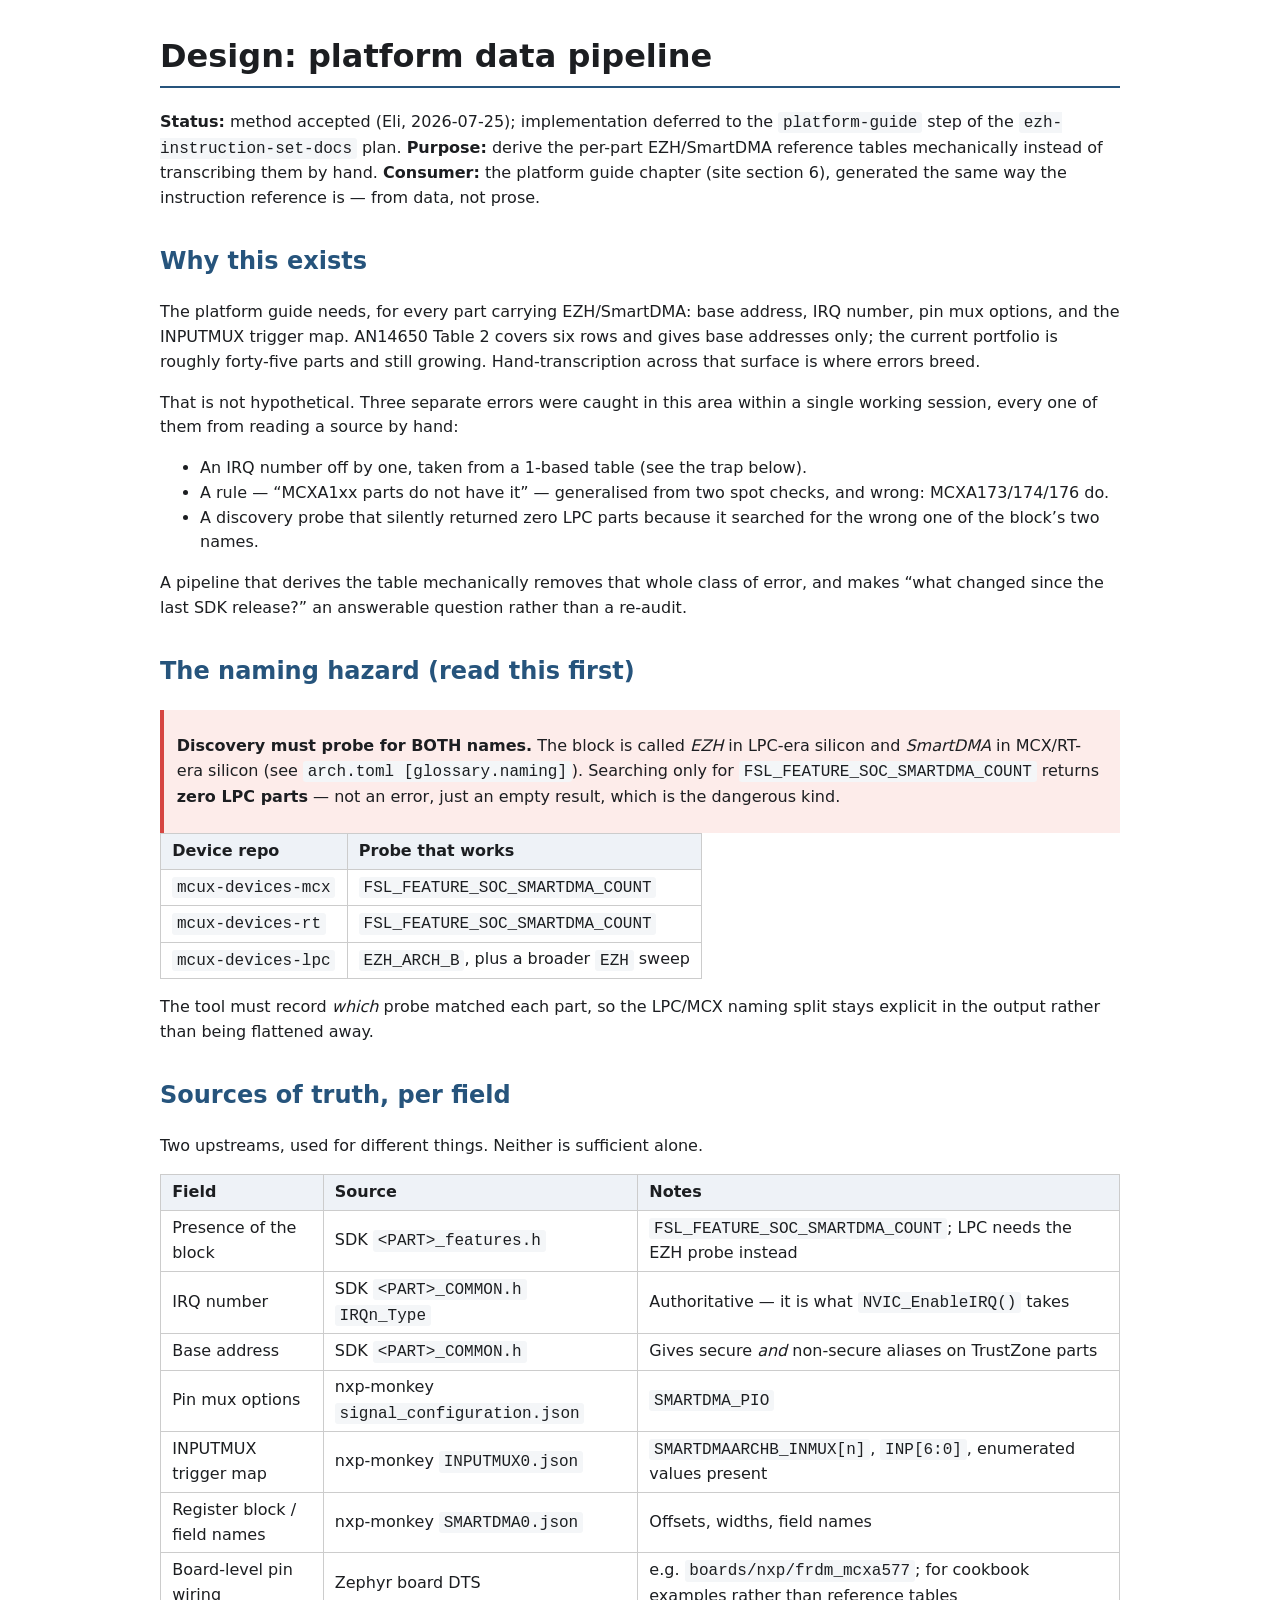
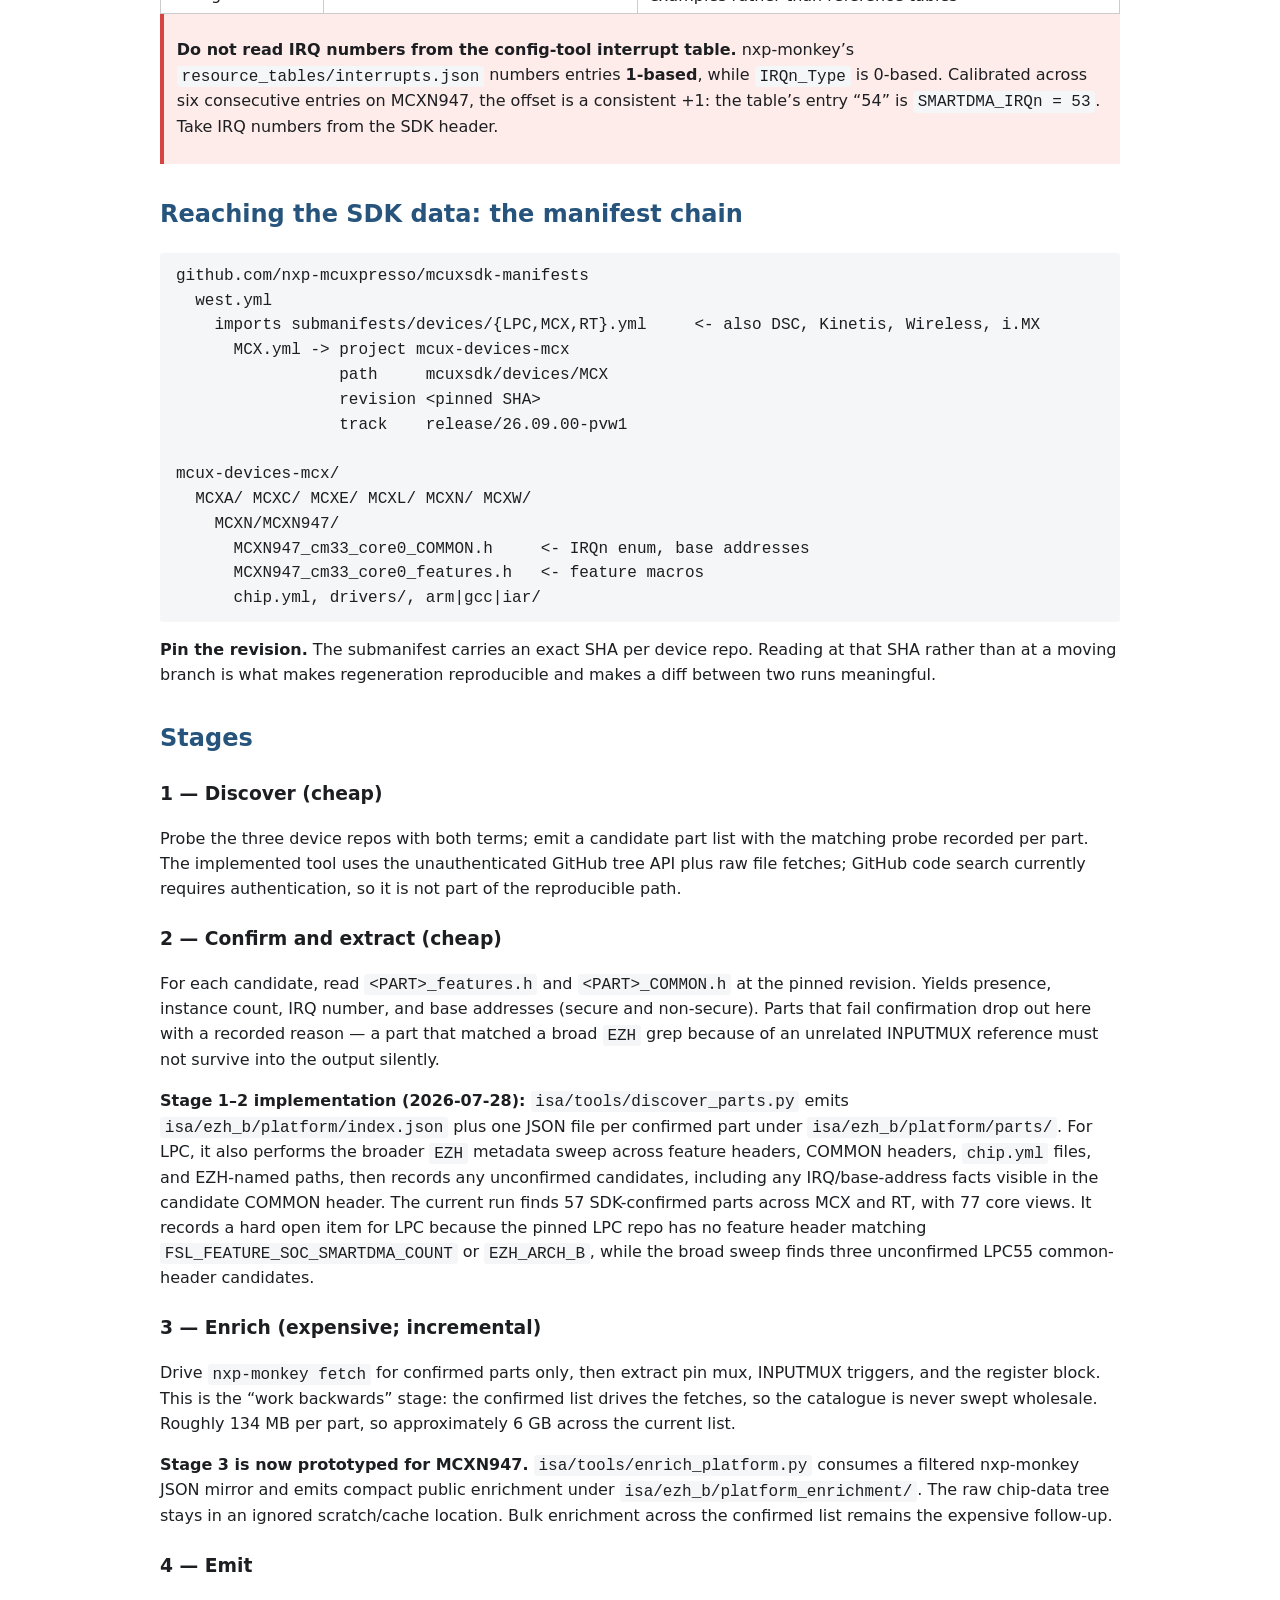
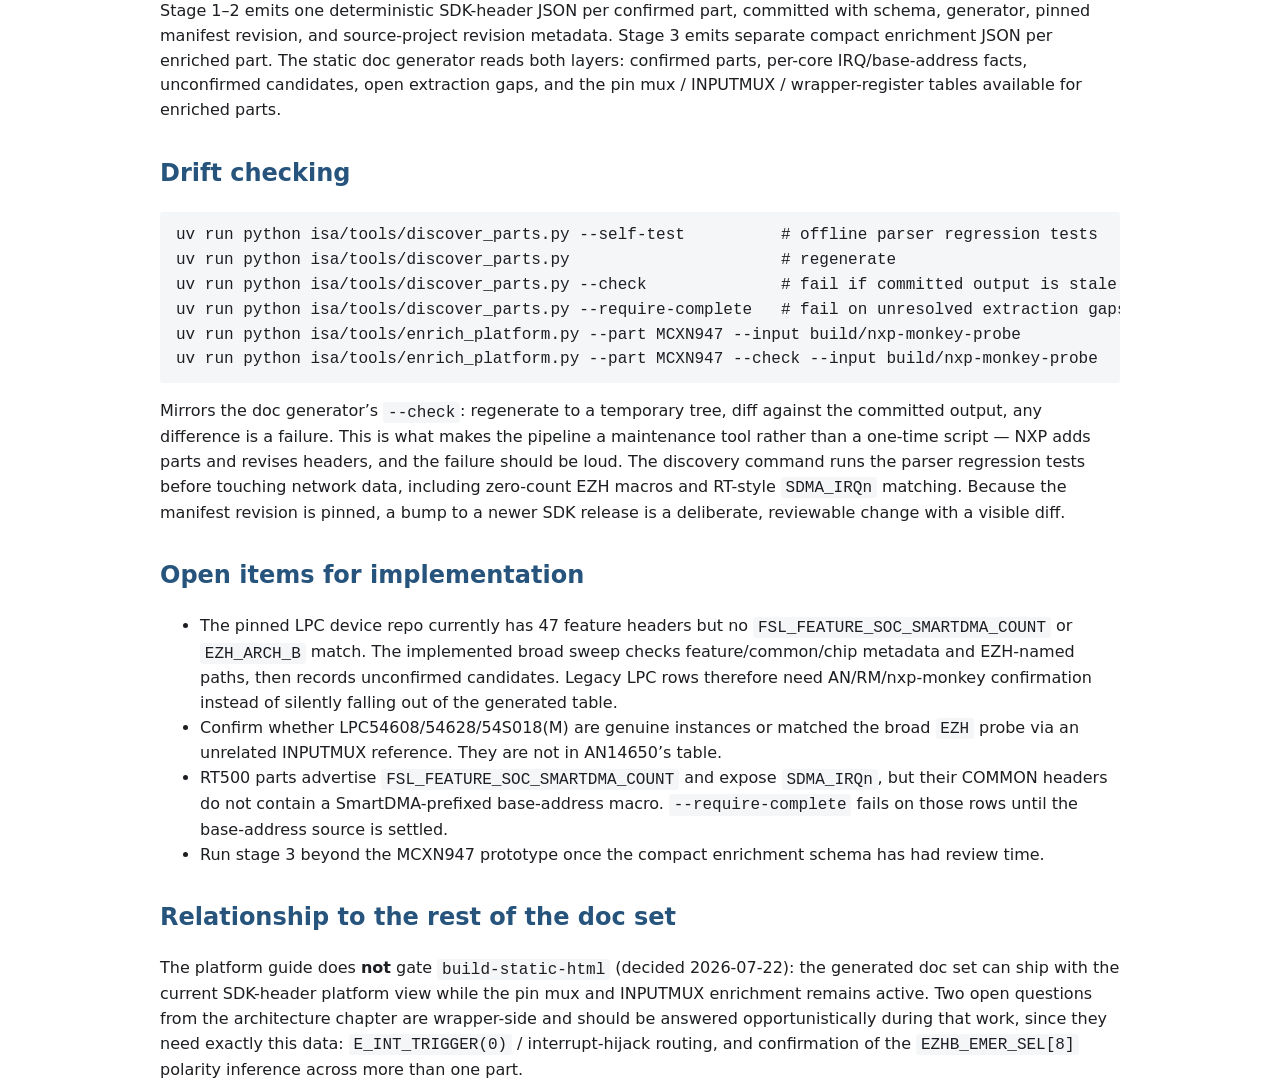
<file: docs/design/platform-data-pipeline.html>
<!doctype html>
<html lang="en" data-doc-status="accepted">
<head>
<meta charset="utf-8">
<title>Design: platform data pipeline (per-part EZH/SmartDMA facts)</title>
<style>
body { font-family: system-ui, sans-serif; max-width: 60rem; margin: 2rem auto;
       padding: 0 1rem; line-height: 1.55; color: #1c1e21; }
h1 { border-bottom: 2px solid #26547c; padding-bottom: .3rem; }
h2 { color: #26547c; margin-top: 2rem; }
h3 { margin-top: 1.4rem; }
code, pre { font-family: ui-monospace, Consolas, monospace; background: #f4f6f8;
            padding: .1rem .3rem; border-radius: 3px; }
pre { padding: .7rem 1rem; overflow-x: auto; }
table { border-collapse: collapse; }
th, td { border: 1px solid #ccc; padding: .3rem .7rem; text-align: left; }
th { background: #eef2f7; }
.tbd { background: #fff6e5; border-left: 4px solid #e8a13d; padding: .5rem .8rem; }
.trap { background: #fdecea; border-left: 4px solid #d64541; padding: .5rem .8rem; }
</style>
</head>
<body>

<h1>Design: platform data pipeline</h1>

<p><strong>Status:</strong> method accepted (Eli, 2026-07-25); implementation
deferred to the <code>platform-guide</code> step of the
<code>ezh-instruction-set-docs</code> plan. <strong>Purpose:</strong> derive the
per-part EZH/SmartDMA reference tables mechanically instead of transcribing
them by hand. <strong>Consumer:</strong> the platform guide chapter (site
section 6), generated the same way the instruction reference is &mdash; from
data, not prose.</p>

<h2>Why this exists</h2>

<p>The platform guide needs, for every part carrying EZH/SmartDMA: base
address, IRQ number, pin mux options, and the INPUTMUX trigger map. AN14650
Table 2 covers six rows and gives base addresses only; the current portfolio is
roughly forty-five parts and still growing. Hand-transcription across that
surface is where errors breed.</p>

<p>That is not hypothetical. Three separate errors were caught in this area
within a single working session, every one of them from reading a source by
hand:</p>

<ul>
<li>An IRQ number off by one, taken from a 1-based table (see the trap below).</li>
<li>A rule &mdash; &ldquo;MCXA1xx parts do not have it&rdquo; &mdash; generalised
from two spot checks, and wrong: MCXA173/174/176 do.</li>
<li>A discovery probe that silently returned zero LPC parts because it searched
for the wrong one of the block&rsquo;s two names.</li>
</ul>

<p>A pipeline that derives the table mechanically removes that whole class of
error, and makes &ldquo;what changed since the last SDK release?&rdquo; an
answerable question rather than a re-audit.</p>

<h2>The naming hazard (read this first)</h2>

<div class="trap">
<p><strong>Discovery must probe for BOTH names.</strong> The block is called
<em>EZH</em> in LPC-era silicon and <em>SmartDMA</em> in MCX/RT-era silicon (see
<code>arch.toml [glossary.naming]</code>). Searching only for
<code>FSL_FEATURE_SOC_SMARTDMA_COUNT</code> returns <strong>zero LPC
parts</strong> &mdash; not an error, just an empty result, which is the
dangerous kind.</p>
</div>

<table>
<tr><th>Device repo</th><th>Probe that works</th></tr>
<tr><td><code>mcux-devices-mcx</code></td><td><code>FSL_FEATURE_SOC_SMARTDMA_COUNT</code></td></tr>
<tr><td><code>mcux-devices-rt</code></td><td><code>FSL_FEATURE_SOC_SMARTDMA_COUNT</code></td></tr>
<tr><td><code>mcux-devices-lpc</code></td><td><code>EZH_ARCH_B</code>, plus a broader <code>EZH</code> sweep</td></tr>
</table>

<p>The tool must record <em>which</em> probe matched each part, so the
LPC/MCX naming split stays explicit in the output rather than being flattened
away.</p>

<h2>Sources of truth, per field</h2>

<p>Two upstreams, used for different things. Neither is sufficient alone.</p>

<table>
<tr><th>Field</th><th>Source</th><th>Notes</th></tr>
<tr><td>Presence of the block</td><td>SDK <code>&lt;PART&gt;_features.h</code></td>
<td><code>FSL_FEATURE_SOC_SMARTDMA_COUNT</code>; LPC needs the EZH probe instead</td></tr>
<tr><td>IRQ number</td><td>SDK <code>&lt;PART&gt;_COMMON.h</code> <code>IRQn_Type</code></td>
<td>Authoritative &mdash; it is what <code>NVIC_EnableIRQ()</code> takes</td></tr>
<tr><td>Base address</td><td>SDK <code>&lt;PART&gt;_COMMON.h</code></td>
<td>Gives secure <em>and</em> non-secure aliases on TrustZone parts</td></tr>
<tr><td>Pin mux options</td><td>nxp-monkey <code>signal_configuration.json</code></td><td><code>SMARTDMA_PIO</code></td></tr>
<tr><td>INPUTMUX trigger map</td><td>nxp-monkey <code>INPUTMUX0.json</code></td>
<td><code>SMARTDMAARCHB_INMUX[n]</code>, <code>INP[6:0]</code>, enumerated values present</td></tr>
<tr><td>Register block / field names</td><td>nxp-monkey <code>SMARTDMA0.json</code></td><td>Offsets, widths, field names</td></tr>
<tr><td>Board-level pin wiring</td><td>Zephyr board DTS</td>
<td>e.g. <code>boards/nxp/frdm_mcxa577</code>; for cookbook examples rather than reference tables</td></tr>
</table>

<div class="trap">
<p><strong>Do not read IRQ numbers from the config-tool interrupt table.</strong>
nxp-monkey&rsquo;s <code>resource_tables/interrupts.json</code> numbers entries
<strong>1-based</strong>, while <code>IRQn_Type</code> is 0-based. Calibrated
across six consecutive entries on MCXN947, the offset is a consistent +1: the
table&rsquo;s entry &ldquo;54&rdquo; is <code>SMARTDMA_IRQn = 53</code>. Take IRQ
numbers from the SDK header.</p>
</div>

<h2>Reaching the SDK data: the manifest chain</h2>

<pre>github.com/nxp-mcuxpresso/mcuxsdk-manifests
  west.yml
    imports submanifests/devices/{LPC,MCX,RT}.yml     &lt;- also DSC, Kinetis, Wireless, i.MX
      MCX.yml -&gt; project mcux-devices-mcx
                 path     mcuxsdk/devices/MCX
                 revision &lt;pinned SHA&gt;
                 track    release/26.09.00-pvw1

mcux-devices-mcx/
  MCXA/ MCXC/ MCXE/ MCXL/ MCXN/ MCXW/
    MCXN/MCXN947/
      MCXN947_cm33_core0_COMMON.h     &lt;- IRQn enum, base addresses
      MCXN947_cm33_core0_features.h   &lt;- feature macros
      chip.yml, drivers/, arm|gcc|iar/</pre>

<p><strong>Pin the revision.</strong> The submanifest carries an exact SHA per
device repo. Reading at that SHA rather than at a moving branch is what makes
regeneration reproducible and makes a diff between two runs meaningful.</p>

<h2>Stages</h2>

<h3>1 &mdash; Discover (cheap)</h3>
<p>Probe the three device repos with both terms; emit a candidate part list with
the matching probe recorded per part. The implemented tool uses the unauthenticated
GitHub tree API plus raw file fetches; GitHub code search currently requires
authentication, so it is not part of the reproducible path.</p>

<h3>2 &mdash; Confirm and extract (cheap)</h3>
<p>For each candidate, read <code>&lt;PART&gt;_features.h</code> and
<code>&lt;PART&gt;_COMMON.h</code> at the pinned revision. Yields presence,
instance count, IRQ number, and base addresses (secure and non-secure). Parts
that fail confirmation drop out here with a recorded reason &mdash; a part that
matched a broad <code>EZH</code> grep because of an unrelated INPUTMUX reference
must not survive into the output silently.</p>

<p><strong>Stage 1&ndash;2 implementation (2026-07-28):</strong>
<code>isa/tools/discover_parts.py</code> emits
<code>isa/ezh_b/platform/index.json</code> plus one JSON file per confirmed part
under <code>isa/ezh_b/platform/parts/</code>. For LPC, it also performs the
broader <code>EZH</code> metadata sweep across feature headers, COMMON headers,
<code>chip.yml</code> files, and EZH-named paths, then records any unconfirmed
candidates, including any IRQ/base-address facts visible in the candidate
COMMON header. The current run finds 57 SDK-confirmed parts across MCX and RT,
with 77 core views. It records a hard open item for LPC because the pinned LPC
repo has no feature header matching <code>FSL_FEATURE_SOC_SMARTDMA_COUNT</code>
or <code>EZH_ARCH_B</code>, while the broad sweep finds three unconfirmed
LPC55 common-header candidates.</p>

<h3>3 &mdash; Enrich (expensive; incremental)</h3>
<p>Drive <code>nxp-monkey fetch</code> for confirmed parts only, then extract pin
mux, INPUTMUX triggers, and the register block. This is the &ldquo;work
backwards&rdquo; stage: the confirmed list drives the fetches, so the catalogue is
never swept wholesale. Roughly 134&nbsp;MB per part, so approximately 6&nbsp;GB
across the current list.</p>

<p><strong>Stage 3 is now prototyped for MCXN947.</strong>
<code>isa/tools/enrich_platform.py</code> consumes a filtered nxp-monkey JSON
mirror and emits compact public enrichment under
<code>isa/ezh_b/platform_enrichment/</code>. The raw chip-data tree stays in an
ignored scratch/cache location. Bulk enrichment across the confirmed list
remains the expensive follow-up.</p>

<h3>4 &mdash; Emit</h3>
<p>Stage 1&ndash;2 emits one deterministic SDK-header JSON per confirmed part,
committed with schema, generator, pinned manifest revision, and source-project
revision metadata. Stage 3 emits separate compact enrichment JSON per enriched
part. The static doc generator reads both layers: confirmed parts, per-core
IRQ/base-address facts, unconfirmed candidates, open extraction gaps, and the
pin mux / INPUTMUX / wrapper-register tables available for enriched parts.</p>

<h2>Drift checking</h2>

<pre>uv run python isa/tools/discover_parts.py --self-test          # offline parser regression tests
uv run python isa/tools/discover_parts.py                      # regenerate
uv run python isa/tools/discover_parts.py --check              # fail if committed output is stale
uv run python isa/tools/discover_parts.py --require-complete   # fail on unresolved extraction gaps
uv run python isa/tools/enrich_platform.py --part MCXN947 --input build/nxp-monkey-probe
uv run python isa/tools/enrich_platform.py --part MCXN947 --check --input build/nxp-monkey-probe</pre>

<p>Mirrors the doc generator&rsquo;s <code>--check</code>: regenerate to a
temporary tree, diff against the committed output, any difference is a failure.
This is what makes the pipeline a maintenance tool rather than a one-time
script &mdash; NXP adds parts and revises headers, and the failure should be
loud. The discovery command runs the parser regression tests before touching
network data, including zero-count EZH macros and RT-style
<code>SDMA_IRQn</code> matching. Because the manifest revision is pinned, a bump
to a newer SDK release is a deliberate, reviewable change with a visible diff.</p>

<h2>Open items for implementation</h2>

<ul>
<li>The pinned LPC device repo currently has 47 feature headers but no
<code>FSL_FEATURE_SOC_SMARTDMA_COUNT</code> or <code>EZH_ARCH_B</code> match.
The implemented broad sweep checks feature/common/chip metadata and EZH-named
paths, then records unconfirmed candidates. Legacy LPC rows therefore need
AN/RM/nxp-monkey confirmation instead of silently falling out of the generated
table.</li>
<li>Confirm whether LPC54608/54628/54S018(M) are genuine instances or matched the
broad <code>EZH</code> probe via an unrelated INPUTMUX reference. They are not in
AN14650&rsquo;s table.</li>
<li>RT500 parts advertise <code>FSL_FEATURE_SOC_SMARTDMA_COUNT</code> and expose
<code>SDMA_IRQn</code>, but their COMMON headers do not contain a
SmartDMA-prefixed base-address macro. <code>--require-complete</code> fails on
those rows until the base-address source is settled.</li>
<li>Run stage 3 beyond the MCXN947 prototype once the compact enrichment schema
has had review time.</li>
</ul>

<h2>Relationship to the rest of the doc set</h2>

<p>The platform guide does <strong>not</strong> gate
<code>build-static-html</code> (decided 2026-07-22): the generated doc set can
ship with the current SDK-header platform view while the pin mux and INPUTMUX
enrichment remains active. Two open questions from the architecture chapter are
wrapper-side and should be answered opportunistically during that work, since
they need exactly this data:
<code>E_INT_TRIGGER(0)</code> / interrupt-hijack routing, and confirmation of the
<code>EZHB_EMER_SEL[8]</code> polarity inference across more than one part.</p>

</body>
</html>
</file>
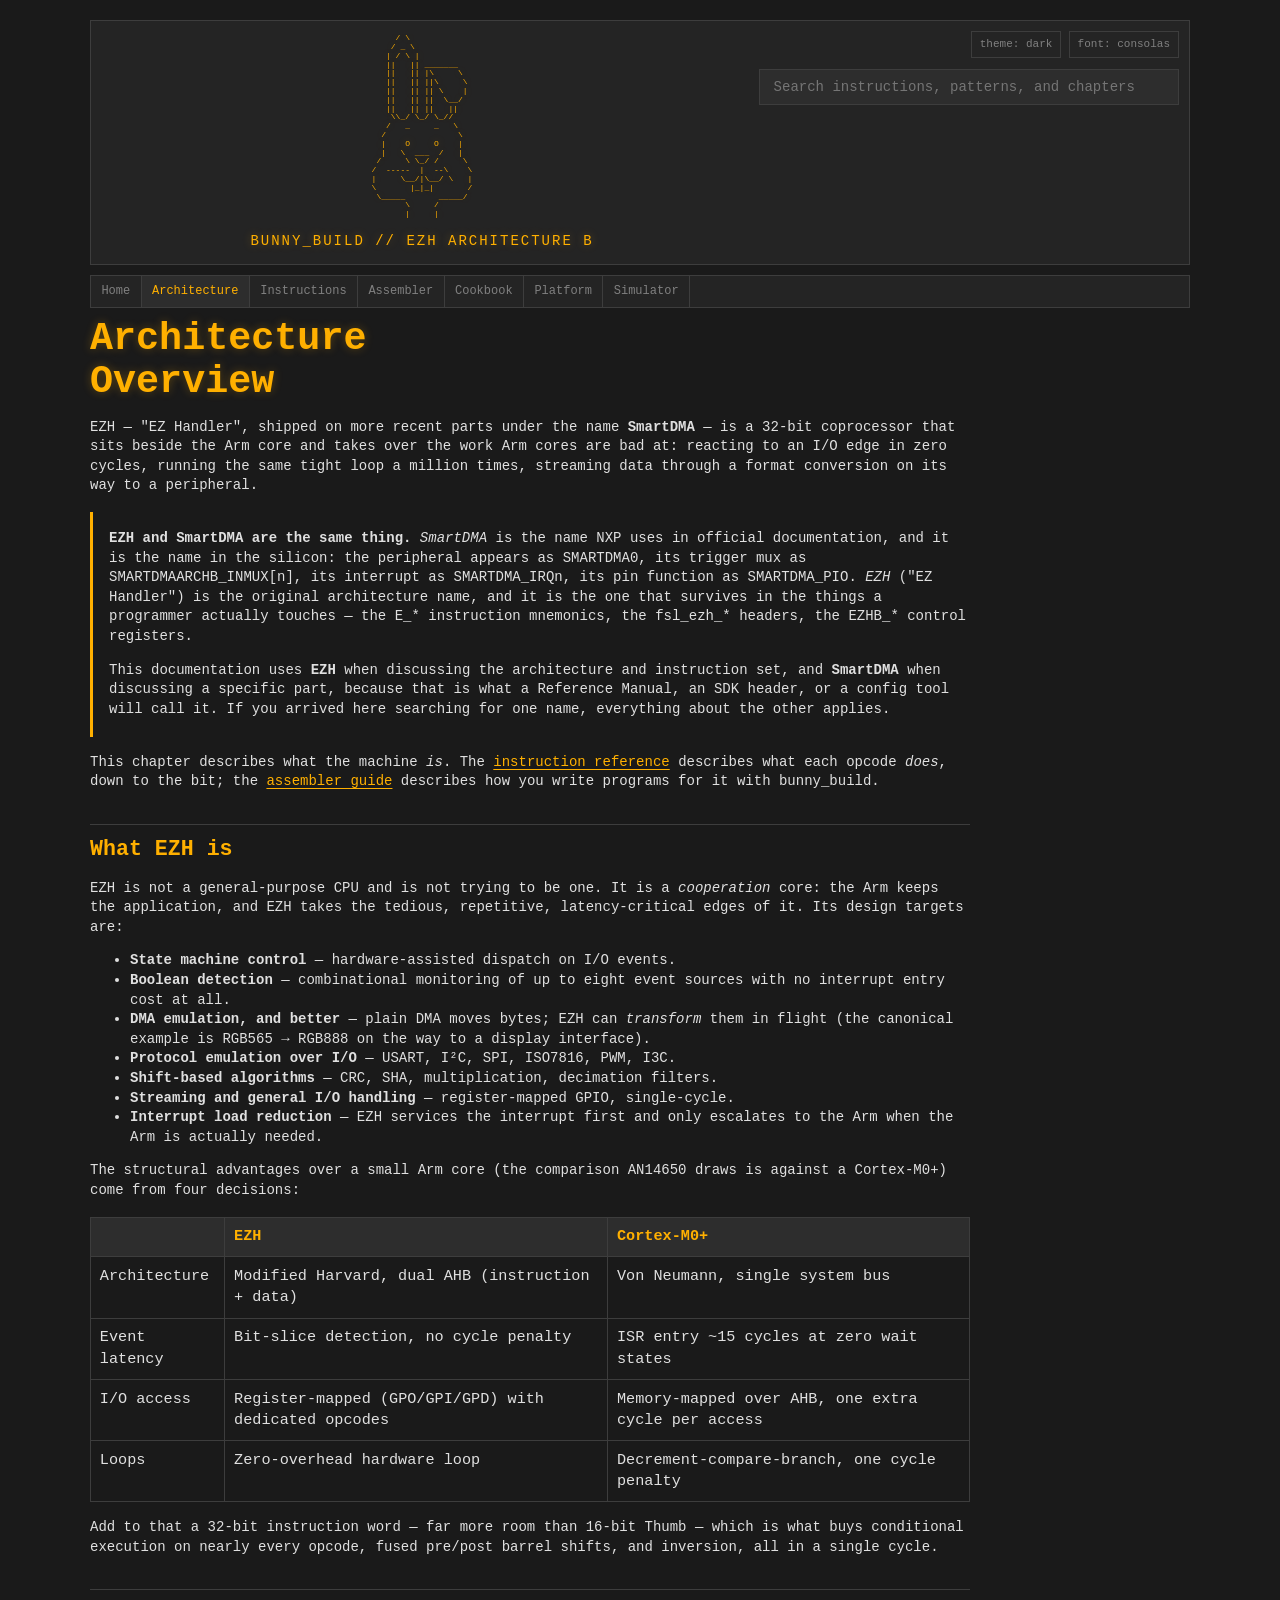
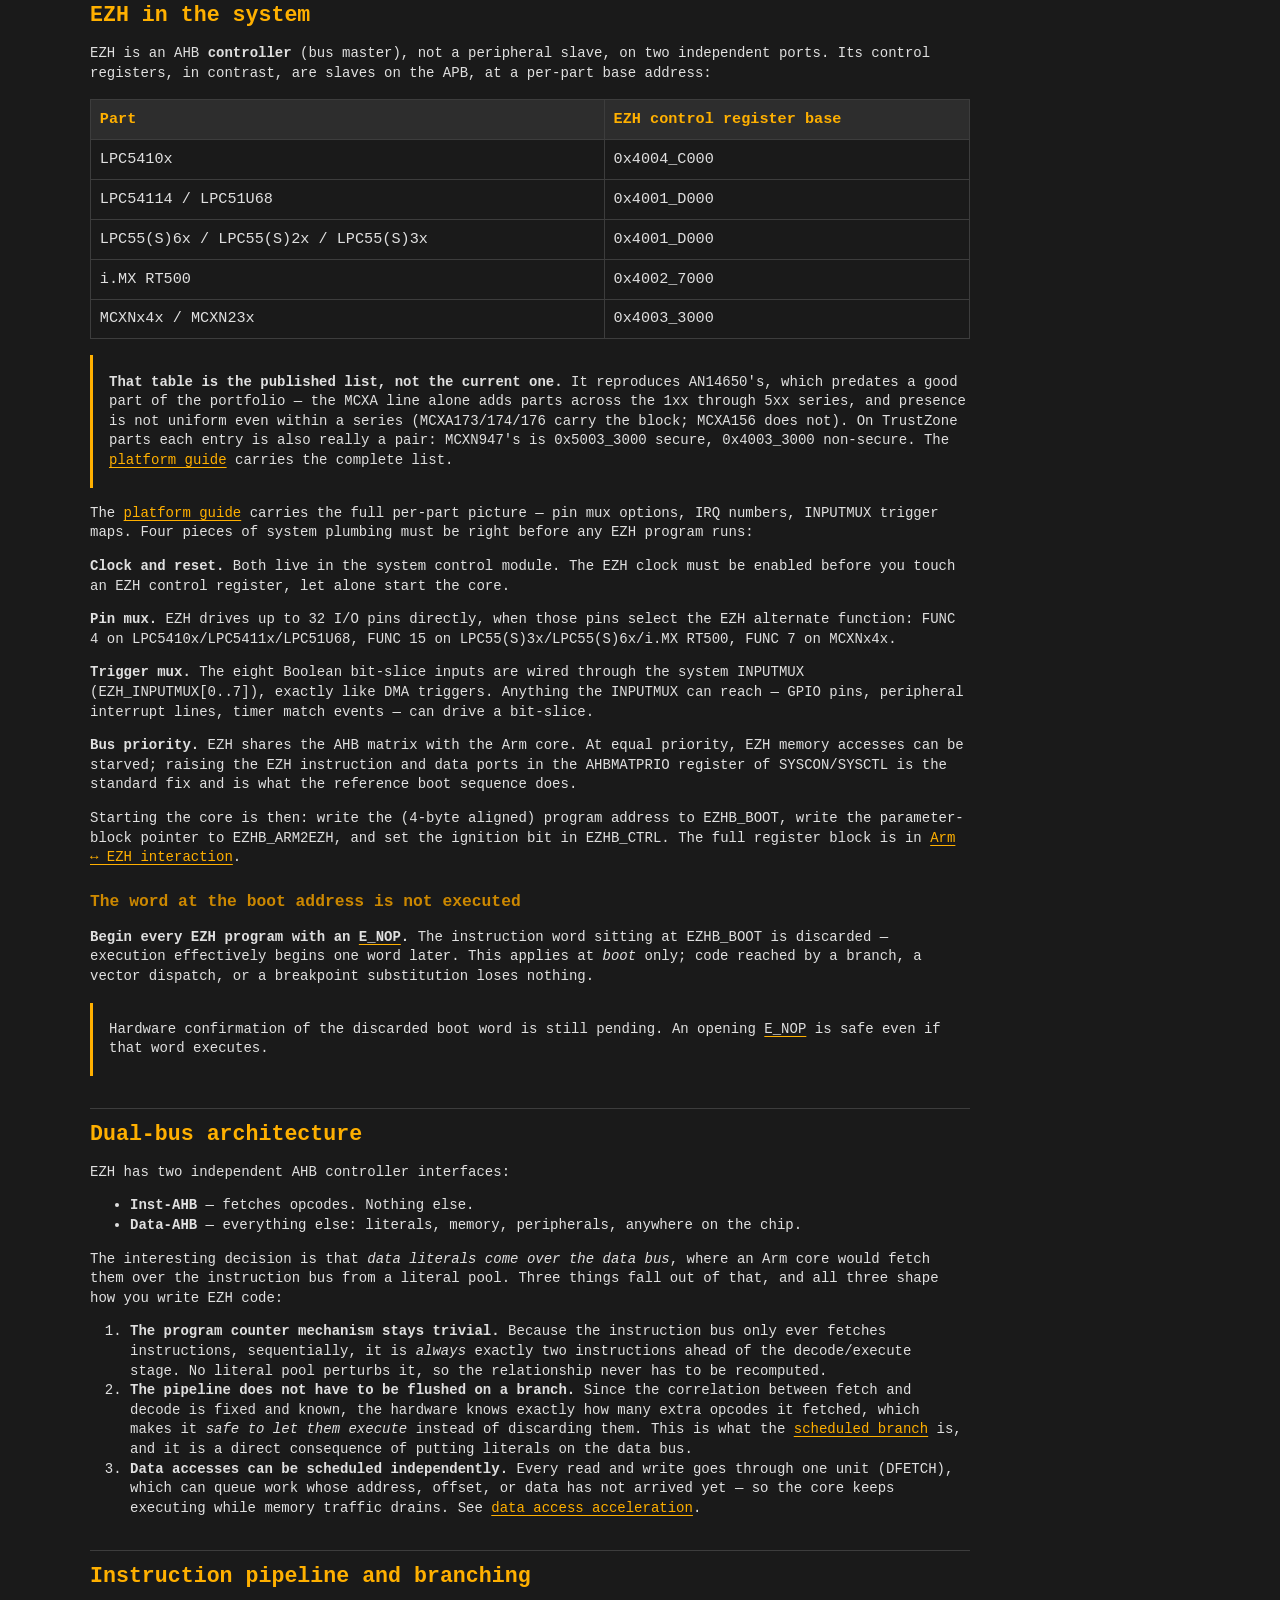
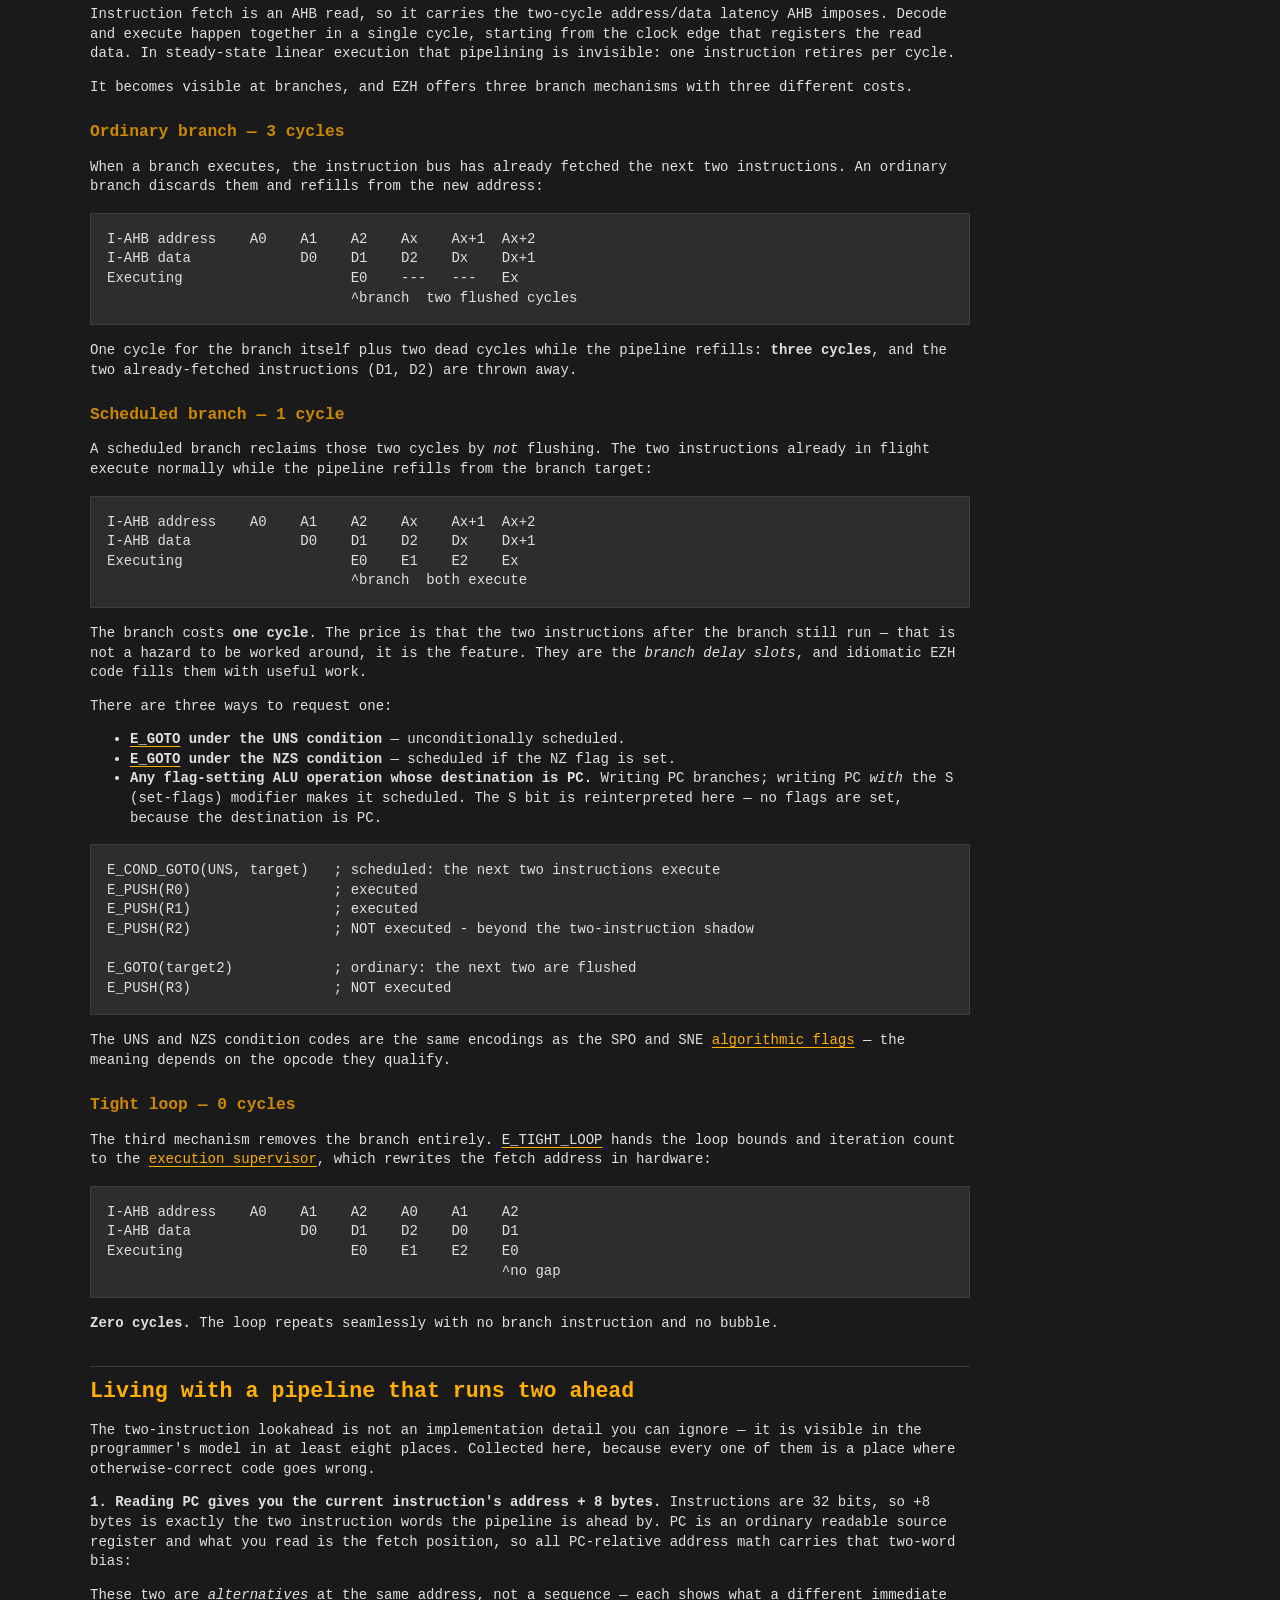
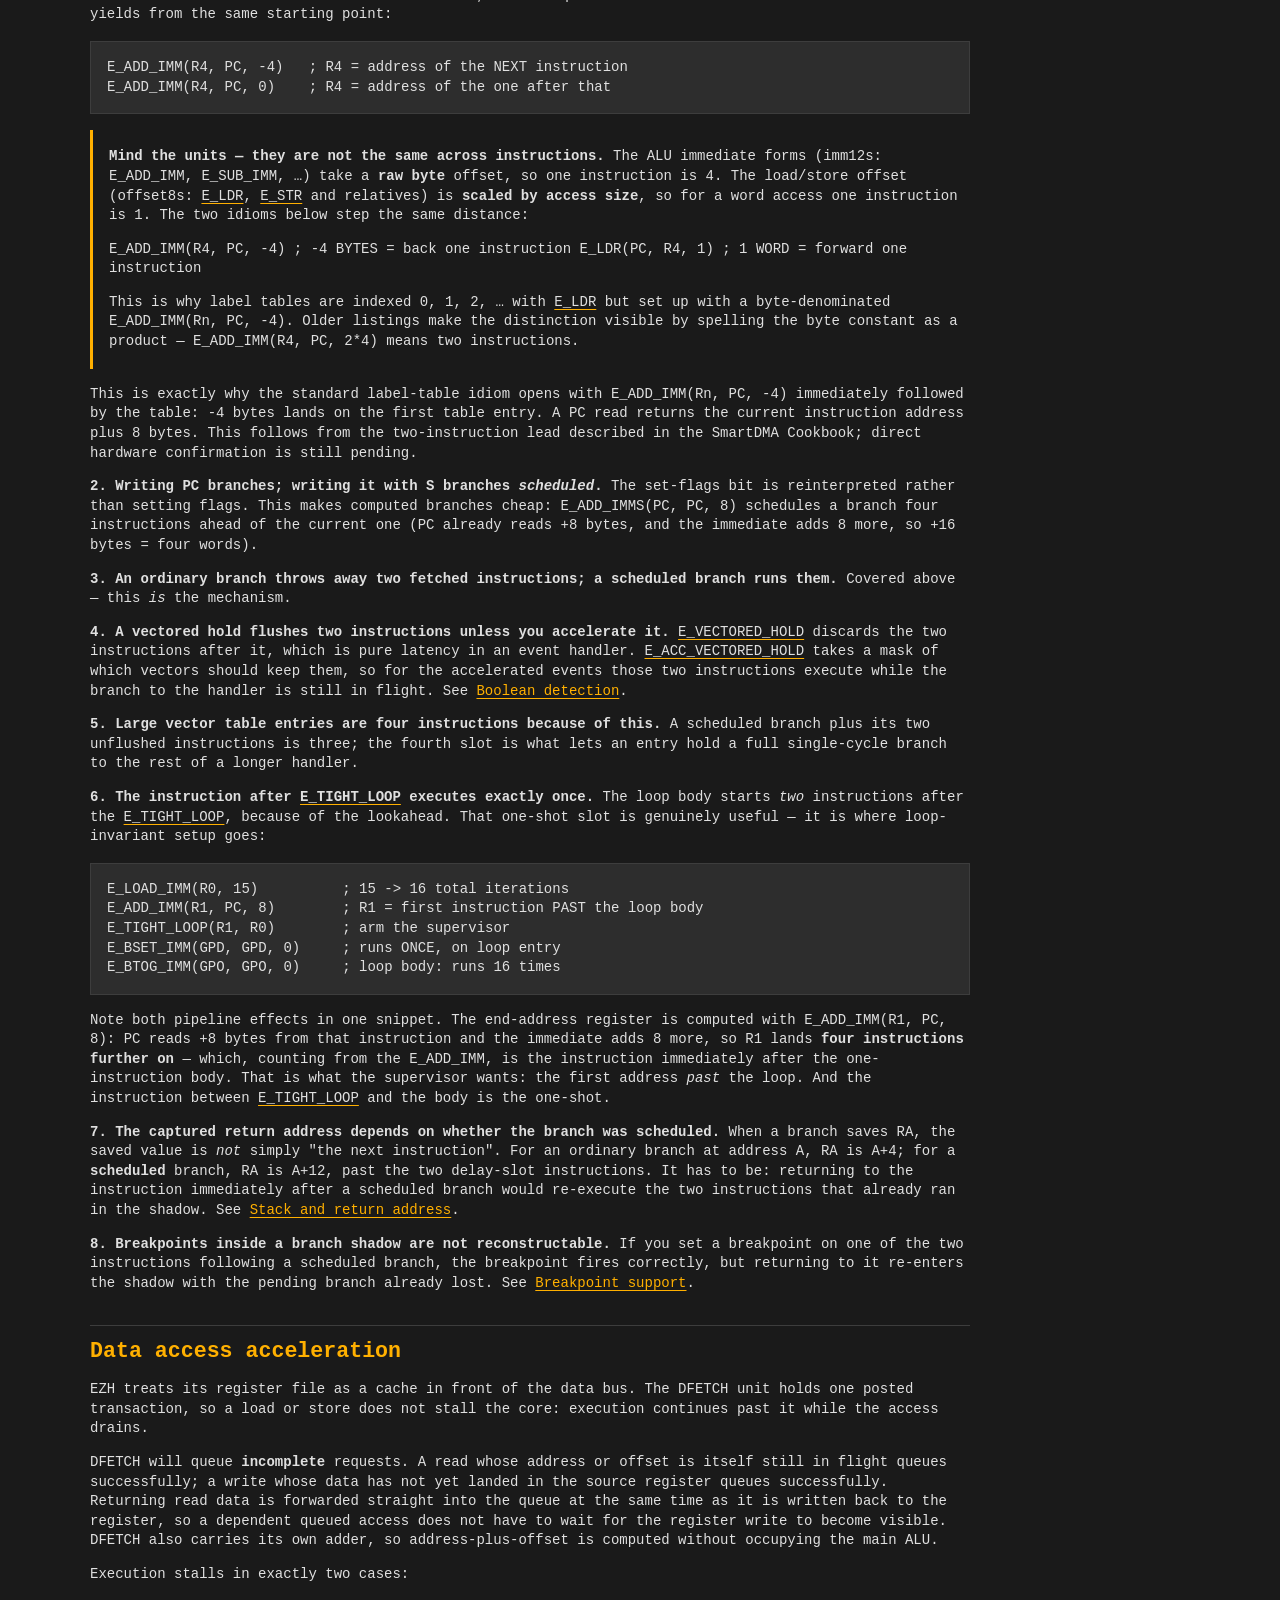
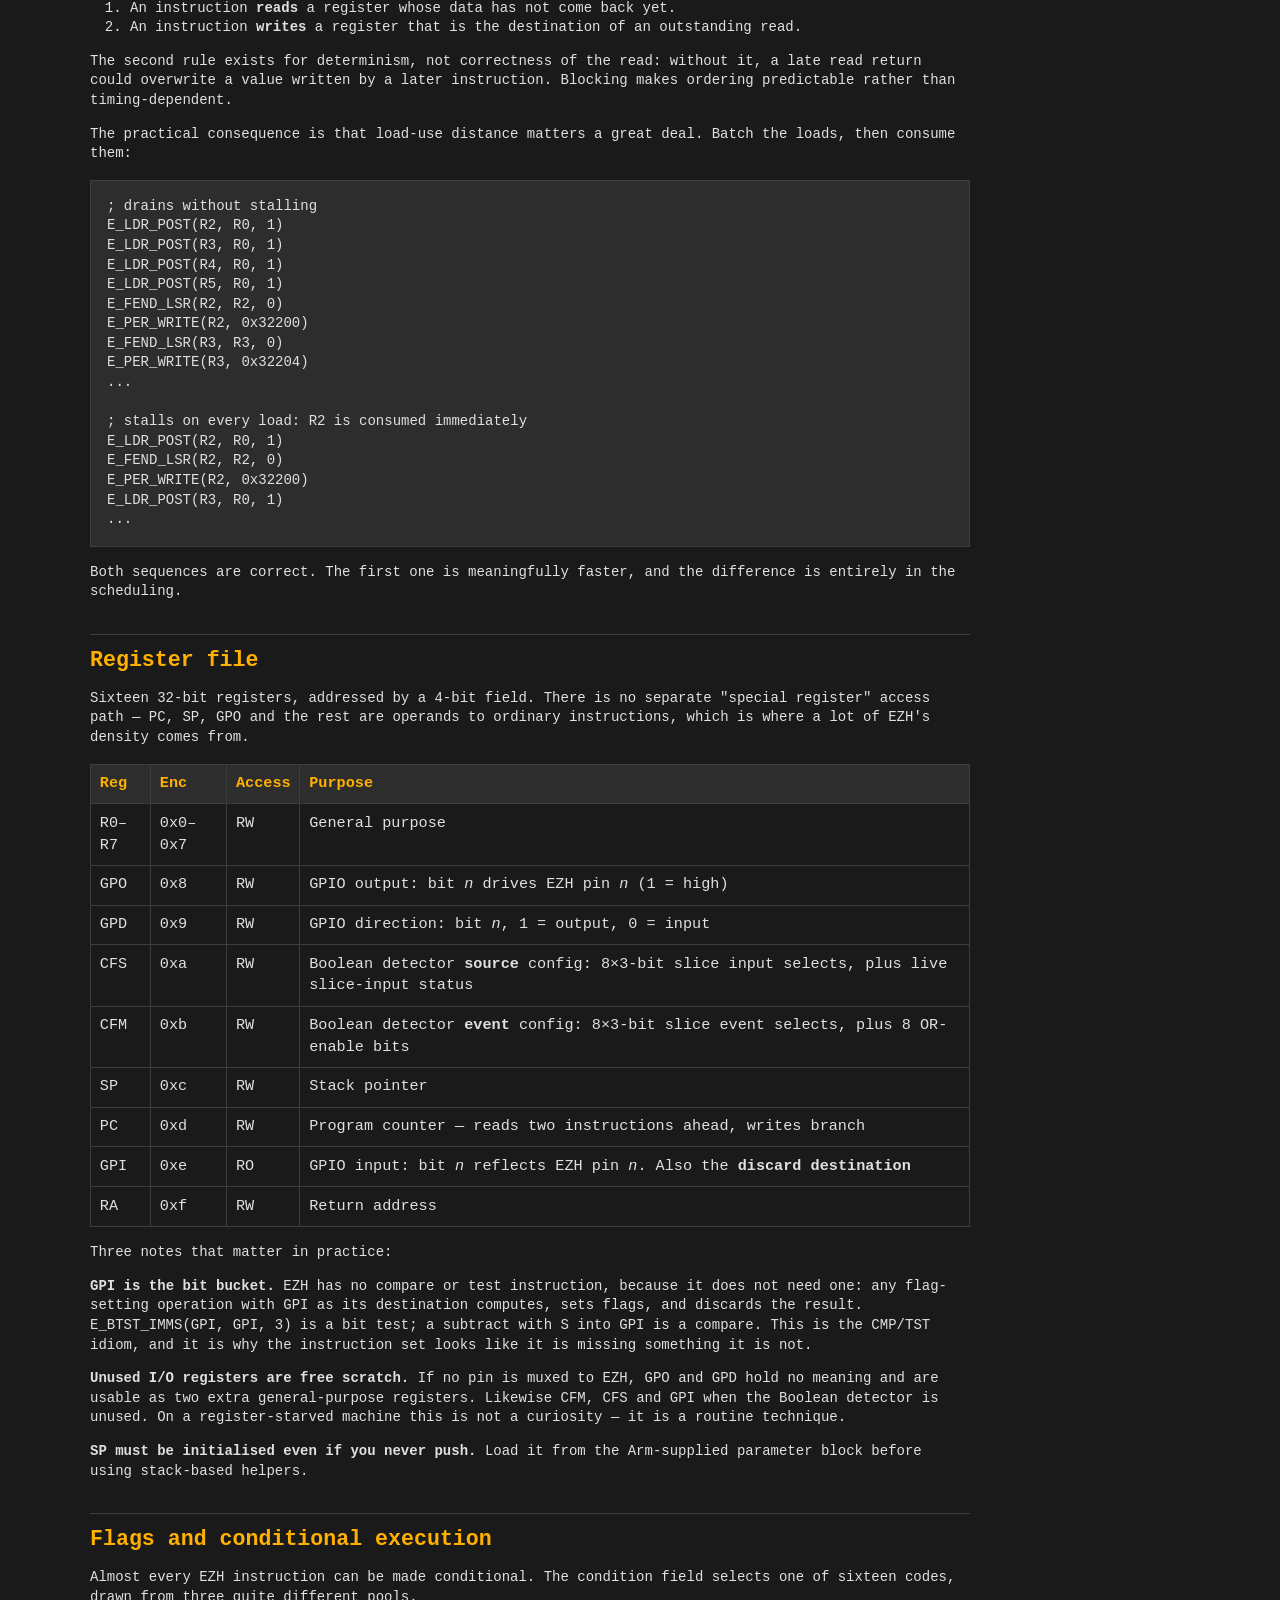
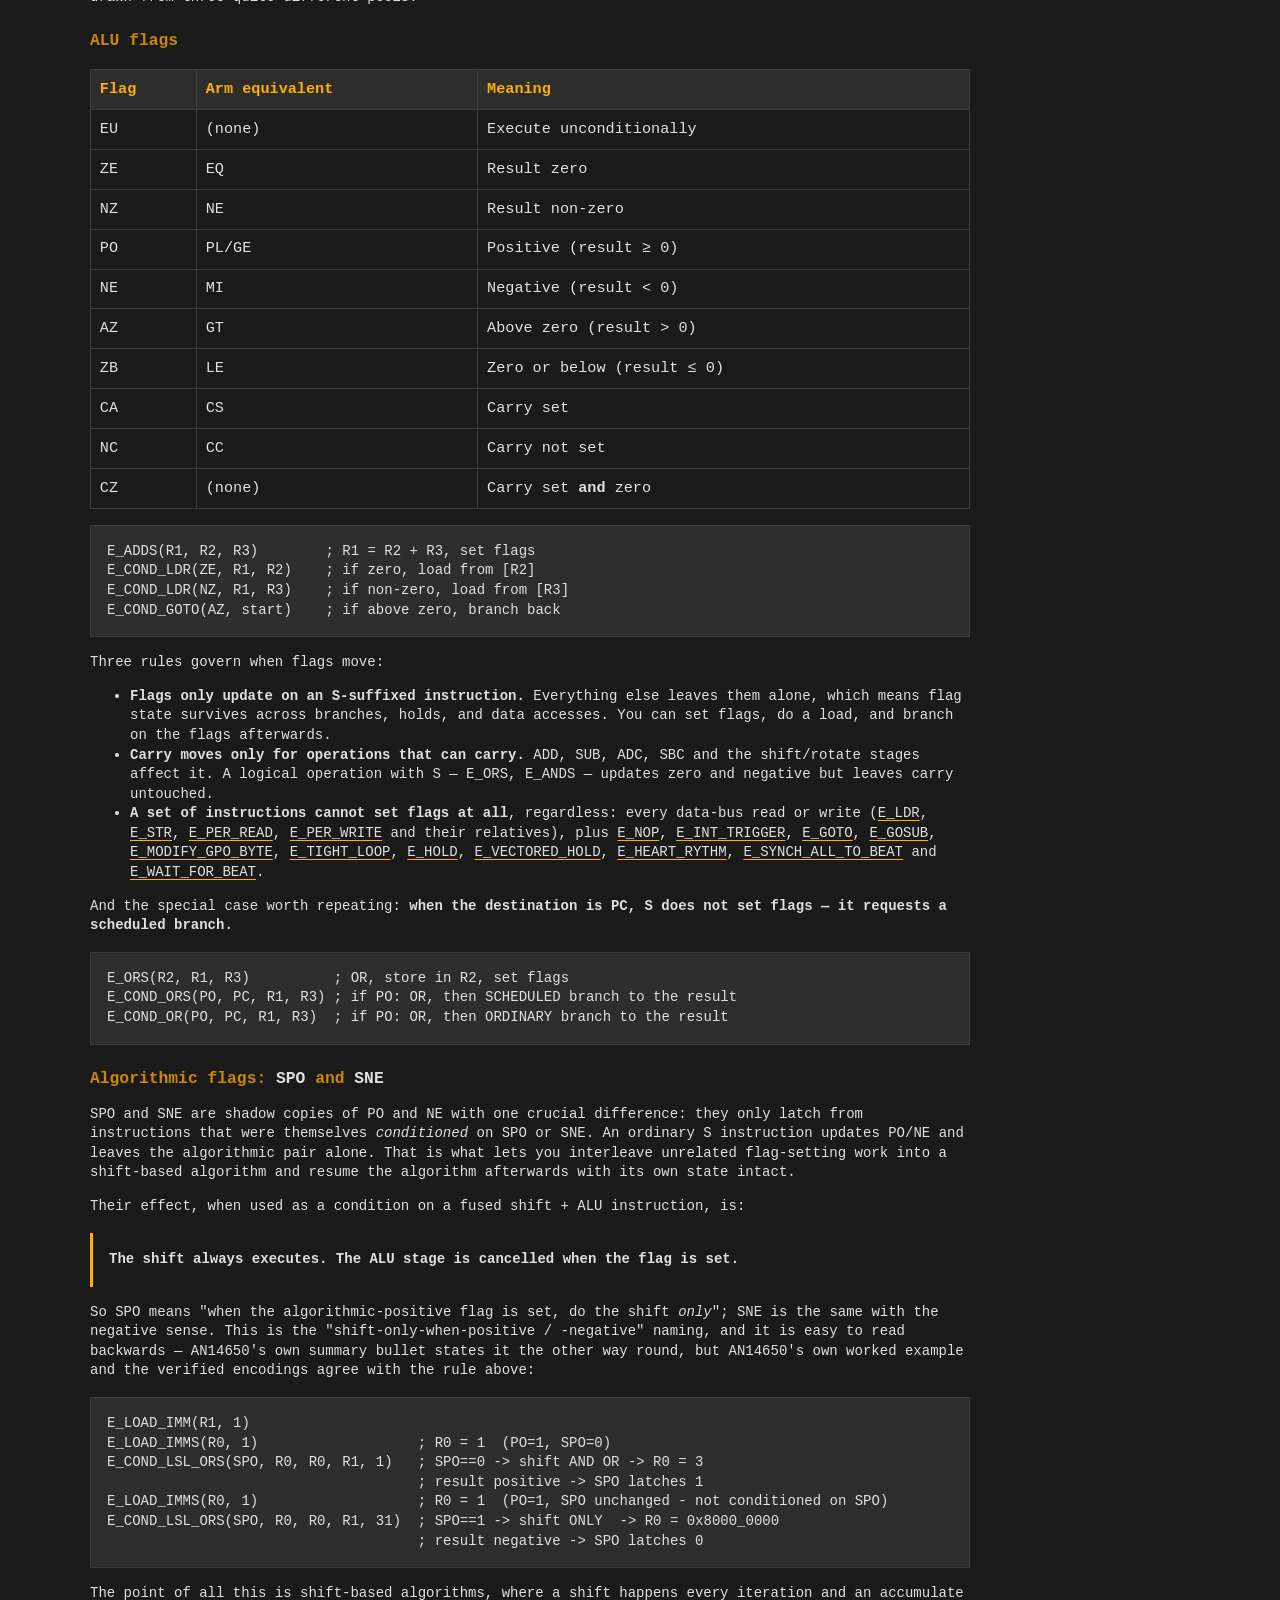
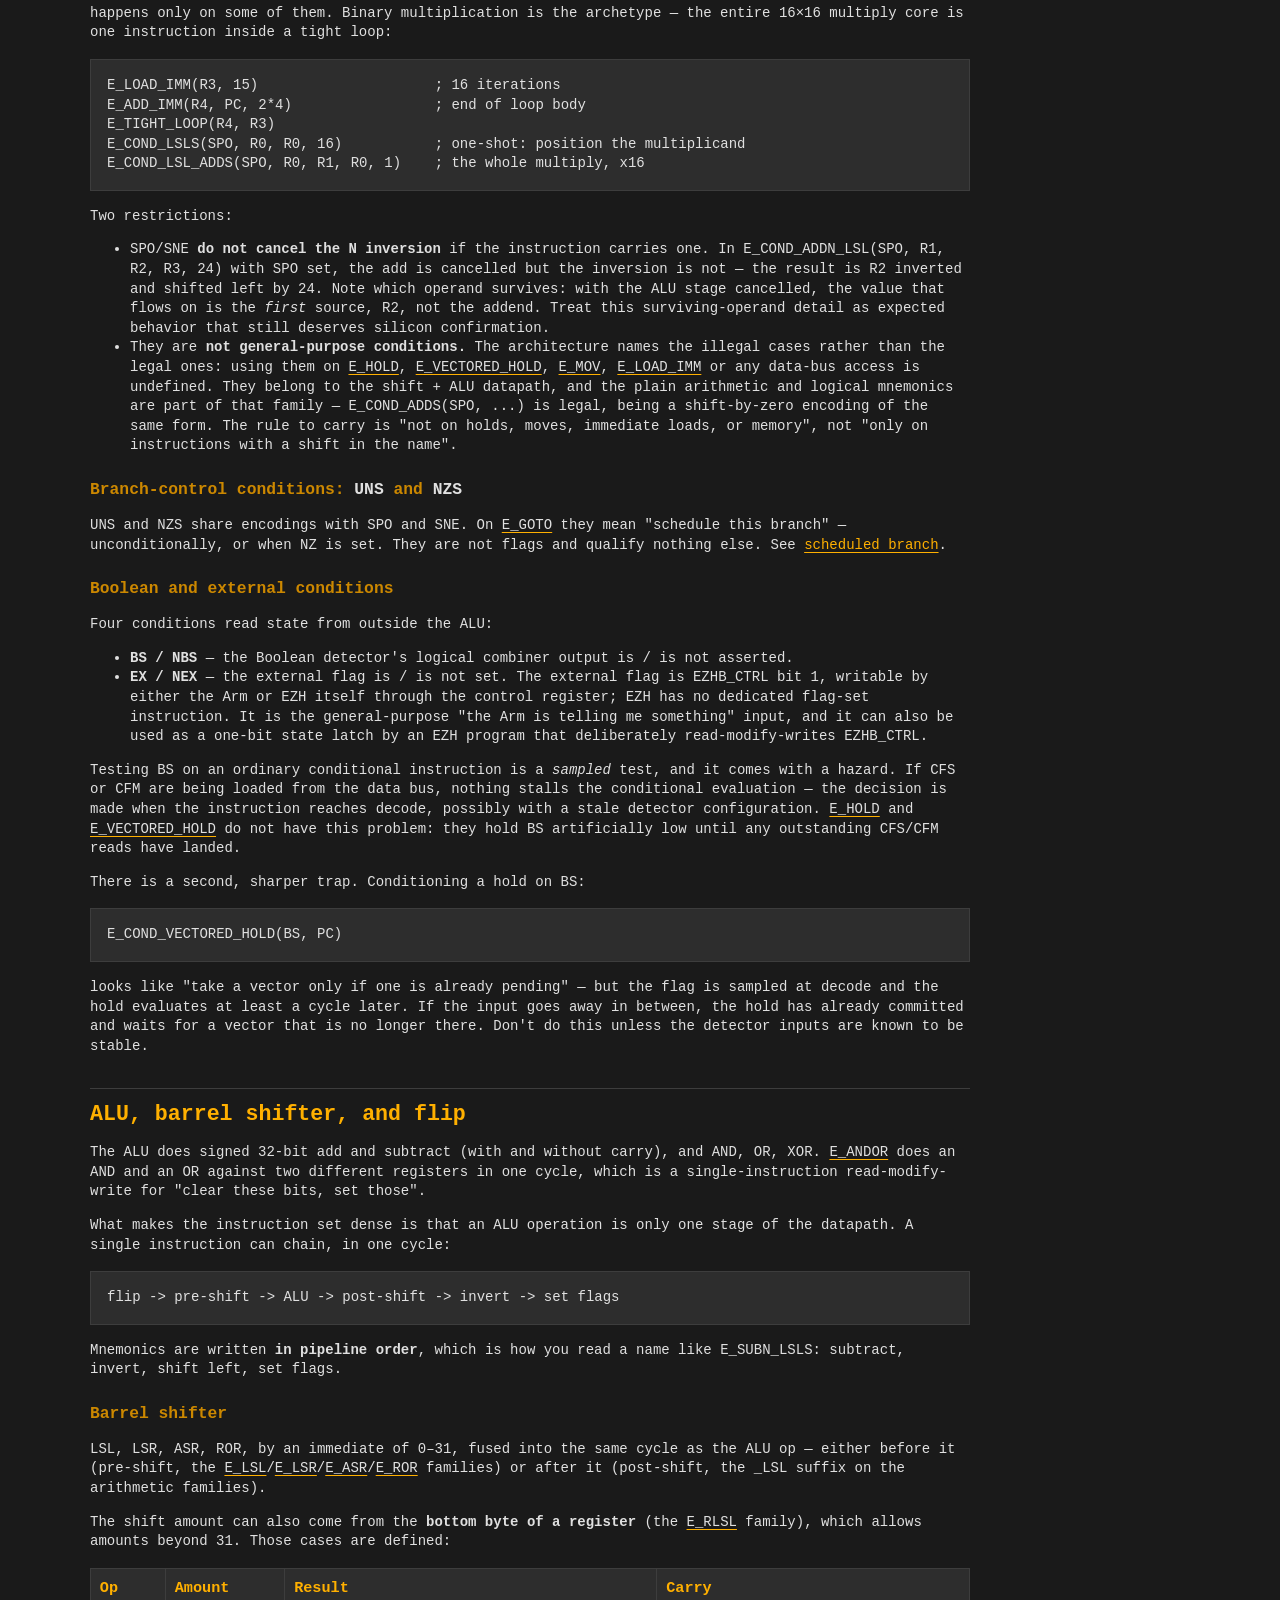
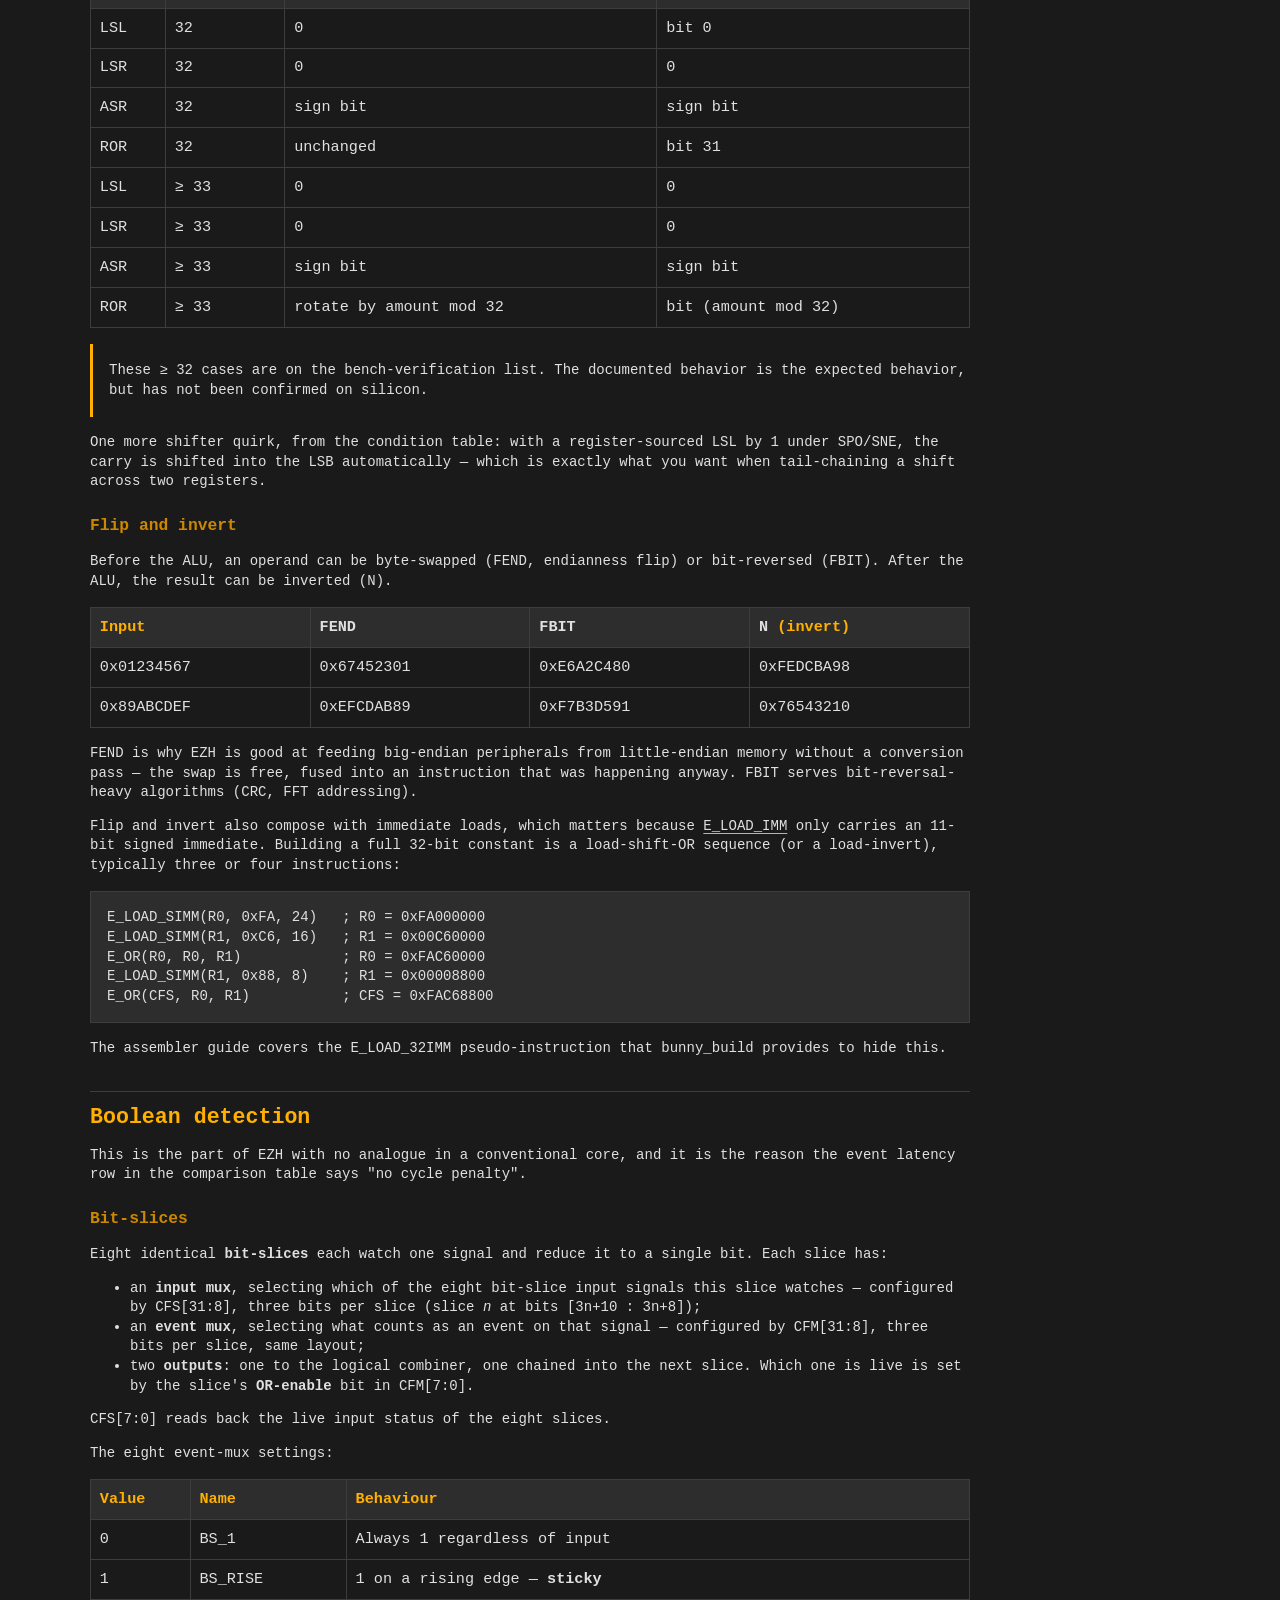
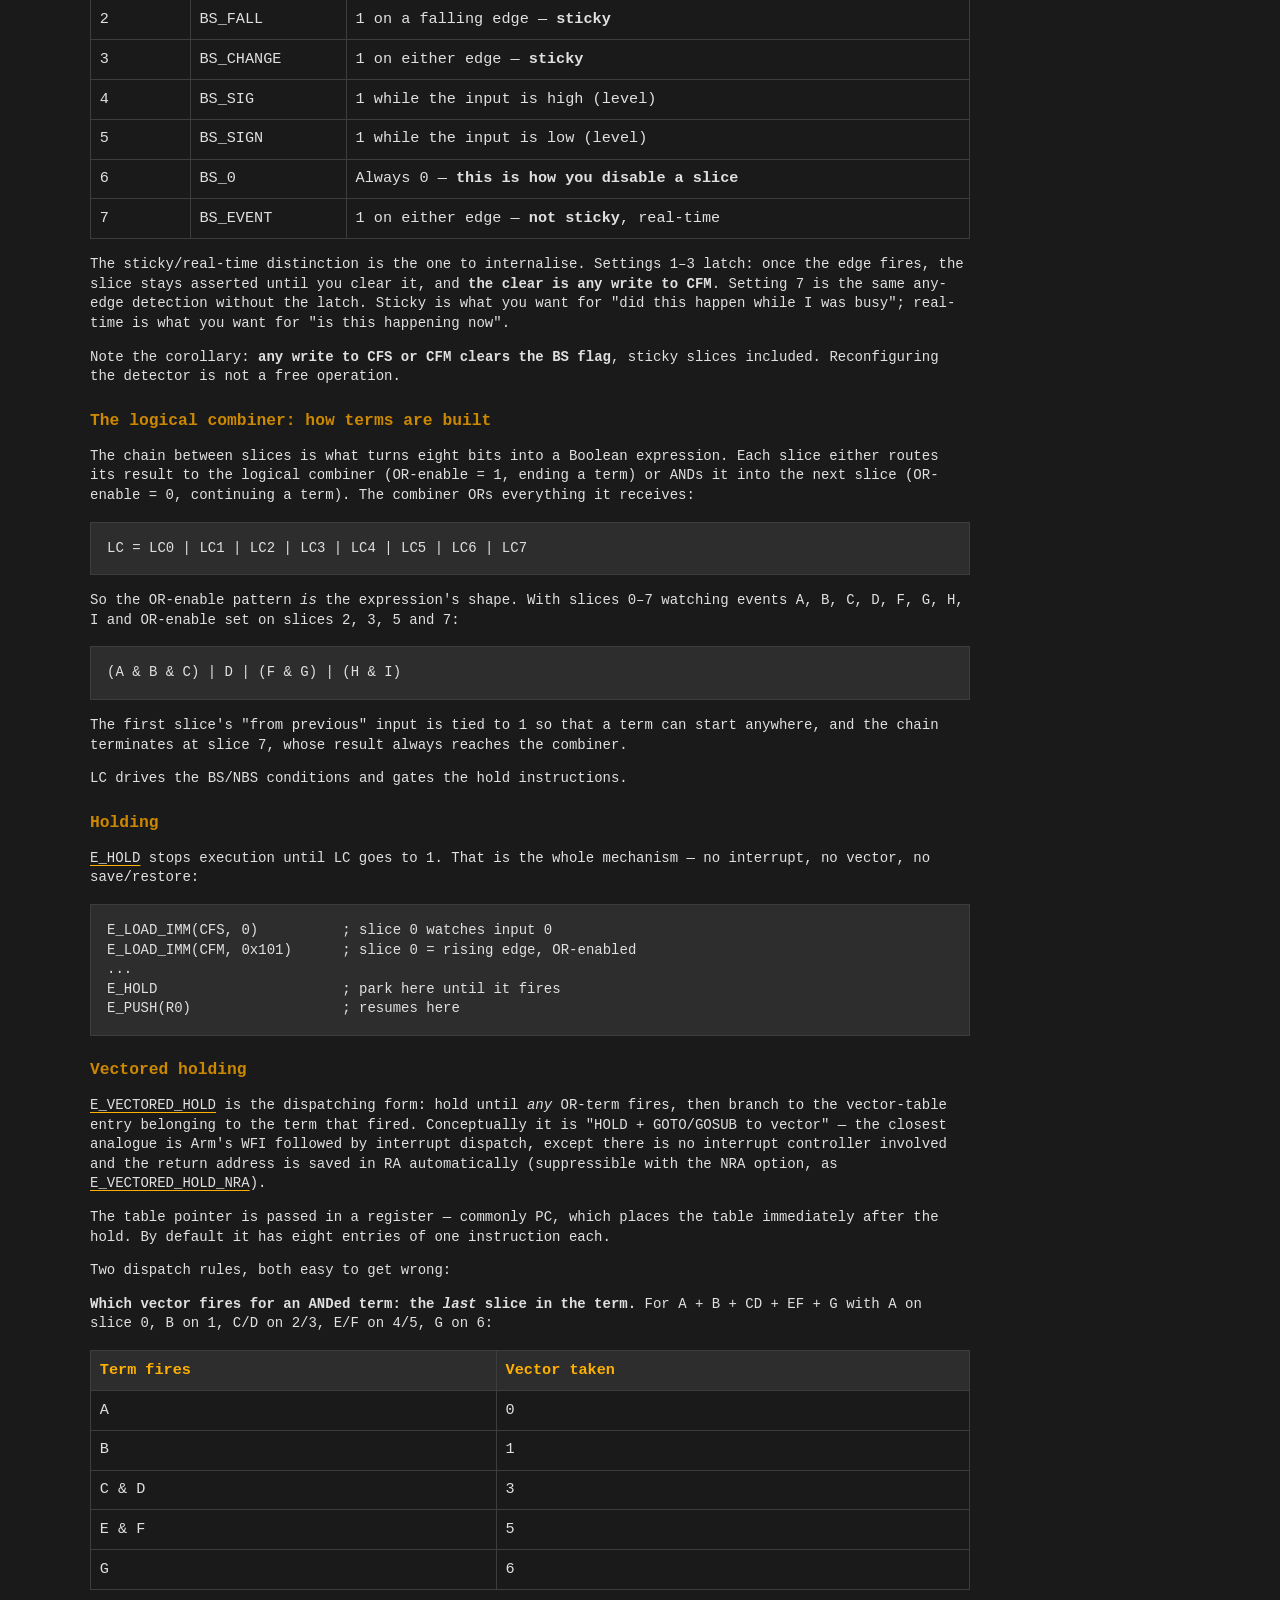
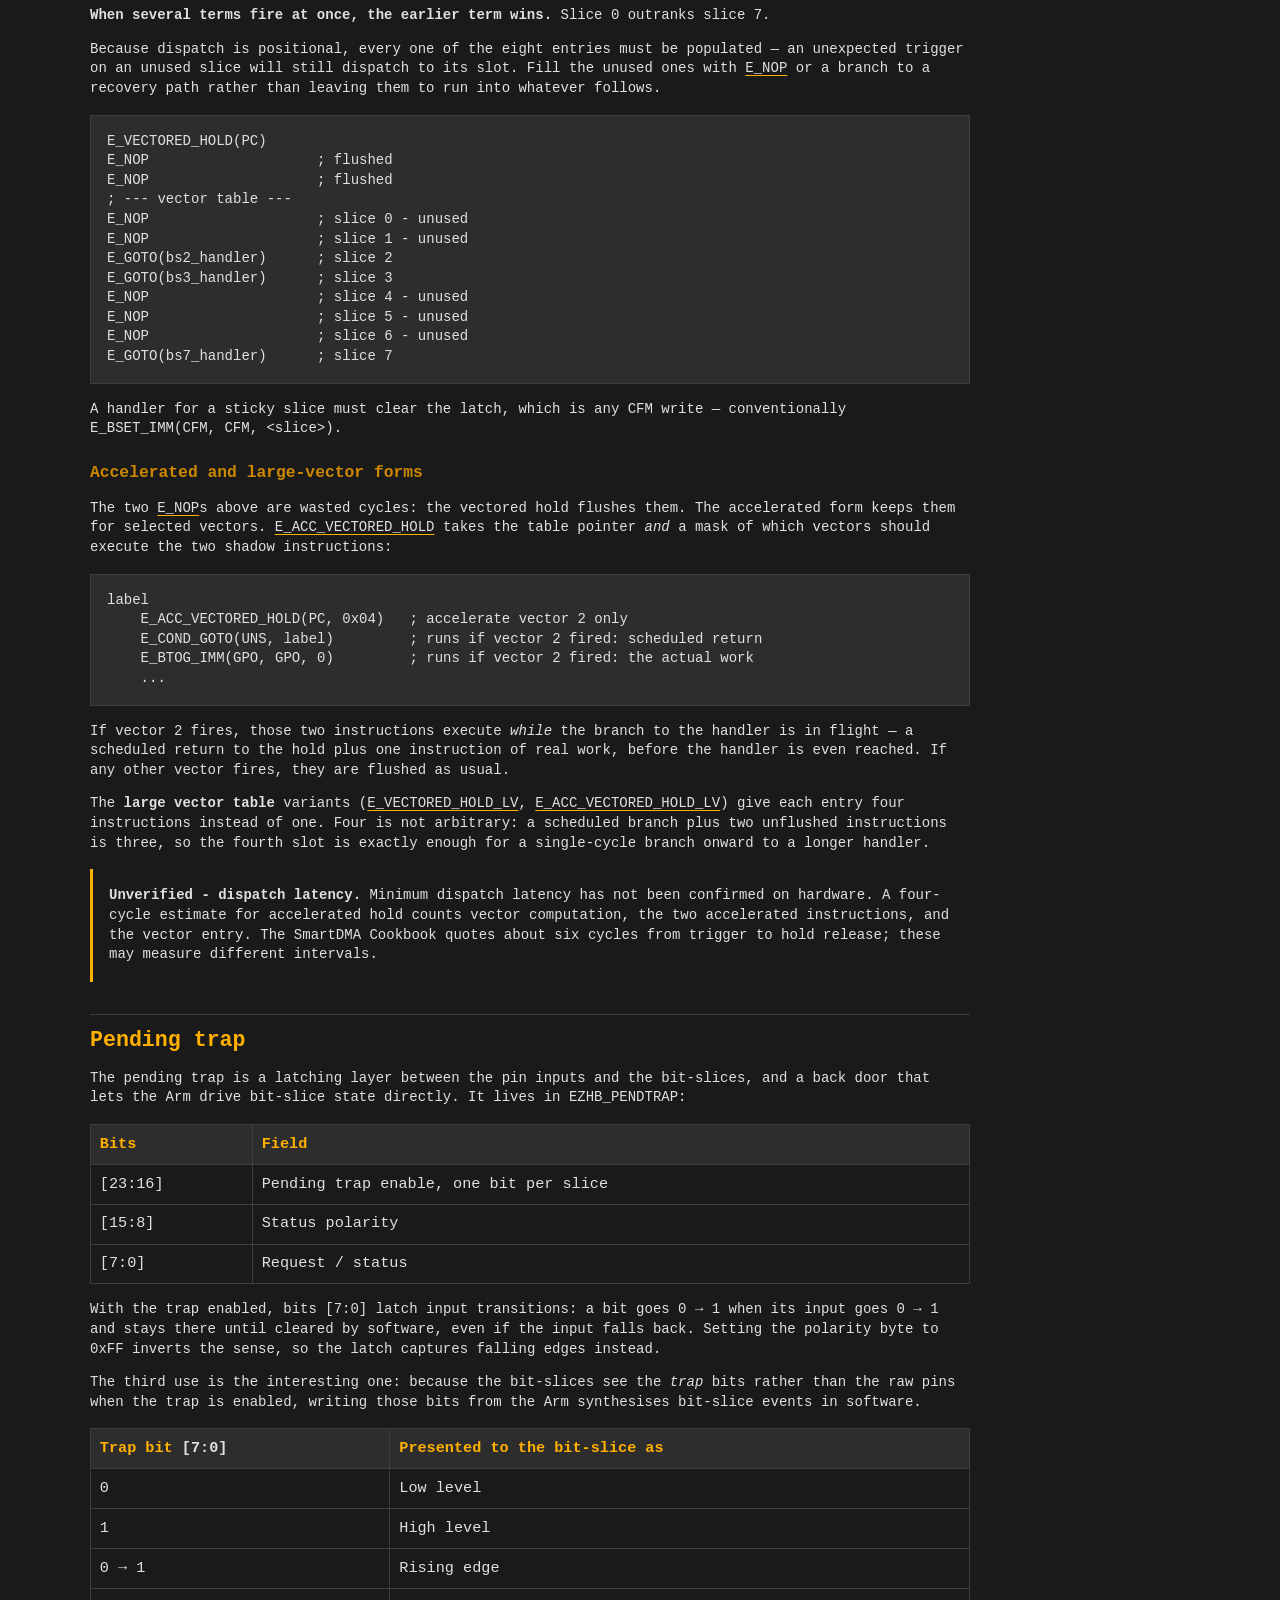
<file: docs/html/architecture.html>
<!doctype html>
<html lang="en" data-theme="dark">
  <head>
    <meta charset="utf-8">
    <meta name="viewport" content="width=device-width, initial-scale=1">
    <title>EZH Architecture B — Architecture Overview | EZH Architecture B</title>
    <style>:root {
  color-scheme: dark;
  --bg: #1a1a1a;
  --panel: #242424;
  --panel-2: #2d2d2d;
  --text: #e0e0e0;
  --muted: #808080;
  --line: #3d3d3d;
  --line-strong: #cc8800;
  --accent: #ffb000;
  --accent-2: #cc8800;
  --accent-3: #ff4444;
  --ok: #00ff00;
  --warn: #ffb000;
  --code-bg: #2d2d2d;
  --code-text: #e0e0e0;
  --focus: rgba(255, 176, 0, 0.22);
  --panel-translucent: #242424;
  --shadow: rgba(255, 176, 0, 0.12);
  --amber-glow: rgba(255, 176, 0, 0.3);
  --mono: Consolas, Monaco, "Courier New", monospace;
  --sans: var(--mono);
  --field-0: rgba(255, 176, 0, 0.18);
  --field-1: rgba(0, 255, 0, 0.10);
  --field-2: rgba(0, 200, 255, 0.12);
  --field-3: rgba(255, 80, 255, 0.12);
  --field-4: rgba(255, 96, 96, 0.14);
  --field-5: rgba(150, 150, 255, 0.14);
  --reserved: rgba(255, 255, 255, 0.03);
}

html[data-theme="light"] {
  color-scheme: light;
  --bg: #f4f1e8;
  --panel: #ece9df;
  --panel-2: #e2ded2;
  --text: #2b2721;
  --muted: #7d766a;
  --line: #c6c0af;
  --line-strong: #a87d1a;
  --accent: #8a5800;
  --accent-2: #a87d1a;
  --accent-3: #c02020;
  --ok: #0a7a0a;
  --warn: #8a5800;
  --code-bg: #e2ded2;
  --code-text: #2b2721;
  --focus: rgba(138, 88, 0, 0.22);
  --panel-translucent: #ece9df;
  --shadow: rgba(138, 88, 0, 0.16);
  --amber-glow: rgba(138, 88, 0, 0.25);
  --field-0: rgba(138, 88, 0, 0.16);
  --field-1: rgba(10, 122, 10, 0.12);
  --field-2: rgba(0, 110, 140, 0.12);
  --field-3: rgba(140, 40, 140, 0.10);
  --field-4: rgba(180, 40, 40, 0.10);
  --field-5: rgba(60, 60, 180, 0.10);
  --reserved: rgba(0, 0, 0, 0.04);
}

* {
  box-sizing: border-box;
}

html {
  scroll-behavior: smooth;
}

body {
  margin: 0;
  min-height: 100vh;
  background: var(--bg);
  color: var(--text);
  font-family: var(--mono);
  font-size: 14px;
  line-height: 1.4;
}

a {
  color: var(--accent);
  text-decoration-thickness: 1px;
  text-underline-offset: 0.18em;
}

a:hover {
  color: var(--accent-2);
}

code,
pre,
kbd {
  font-family: var(--mono);
}

code {
  color: var(--code-text);
}

pre {
  margin: 1rem 0;
  padding: 1rem;
  overflow: auto;
  border: 1px solid var(--line);
  border-radius: 0;
  background: var(--code-bg);
  color: var(--code-text);
}

button,
input {
  font: inherit;
}

.site-shell {
  width: min(1100px, calc(100% - 40px));
  margin: 0 auto;
  padding: 20px 0;
}

.site-header {
  display: grid;
  grid-template-columns: minmax(0, 1fr) minmax(280px, 420px);
  gap: 1rem;
  align-items: stretch;
  margin-bottom: 10px;
  padding: 10px;
  border: 1px solid var(--line);
  background: var(--panel);
}

.panel {
  border: 1px solid var(--line);
  background: var(--panel);
}

.bunny-container {
  min-width: 0;
  padding: 0.2rem 0.4rem;
  color: var(--accent);
  text-shadow: 0 0 10px var(--amber-glow);
  text-align: center;
}

.bunny-art {
  display: inline-block;
  margin: 0;
  padding: 0;
  border: 0;
  background: transparent;
  color: var(--accent);
  font-family: var(--mono);
  font-size: 8px;
  line-height: 1.1;
  text-align: left;
  white-space: pre;
  text-shadow: 0 0 10px var(--amber-glow);
}

.brand-title {
  margin-top: 6px;
  font-family: var(--mono);
  font-size: 14px;
  letter-spacing: 2px;
}

.brand-subtitle {
  margin-top: 2px;
  color: var(--muted);
  font-size: 11px;
  letter-spacing: 1px;
}

.top-actions {
  display: flex;
  justify-content: flex-end;
  gap: 0.45rem;
}

.icon-button {
  min-height: 1.7rem;
  padding: 0.2rem 0.5rem;
  border: 1px solid var(--line);
  border-radius: 0;
  background: transparent;
  color: var(--muted);
  font-size: 11px;
  cursor: pointer;
}

.icon-button:hover {
  border-color: var(--accent);
  color: var(--accent);
}

.search-box {
  position: relative;
  margin-top: 0.7rem;
}

.search-input {
  width: 100%;
  height: 2.2rem;
  padding: 0 0.85rem;
  border: 1px solid var(--line);
  border-radius: 0;
  background: var(--code-bg);
  color: var(--text);
  outline: none;
}

.search-input:focus {
  border-color: var(--accent);
  box-shadow: 0 0 0 3px var(--focus);
}

.search-results {
  position: absolute;
  z-index: 20;
  top: calc(100% + 0.35rem);
  right: 0;
  left: 0;
  max-height: min(70vh, 520px);
  overflow: auto;
  border: 1px solid var(--line-strong);
  border-radius: 0;
  background: var(--panel);
  box-shadow: 0 0 12px var(--shadow);
}

.search-result {
  display: block;
  padding: 0.72rem 0.8rem;
  border-bottom: 1px solid var(--line);
  color: var(--text);
  text-decoration: none;
}

.search-result:last-child {
  border-bottom: 0;
}

.search-result:hover,
.search-result:focus {
  background: var(--panel-2);
  color: var(--accent);
}

.search-result-title {
  display: block;
  font-family: var(--mono);
  font-size: 0.9rem;
}

.search-result-meta {
  display: block;
  margin-top: 0.15rem;
  color: var(--muted);
  font-size: 0.82rem;
}

.nav {
  display: flex;
  flex-wrap: wrap;
  gap: 0;
  margin-bottom: 10px;
  border: 1px solid var(--line);
  background: var(--panel);
}

.nav-link {
  padding: 0.42rem 0.65rem;
  border-right: 1px solid var(--line);
  color: var(--muted);
  font-family: var(--mono);
  font-size: 12px;
  text-decoration: none;
}

.nav-link:hover,
.nav-link.active {
  background: var(--panel-2);
  color: var(--accent);
}

.main {
  padding: 0 0 1rem;
}

.hero {
  display: grid;
  gap: 1.1rem;
  margin-bottom: 10px;
  padding: 12px;
  border: 1px solid var(--line);
  background: var(--panel);
}

.hero h1,
.prose h1,
.reference-heading h1 {
  margin: 0;
  font-family: var(--mono);
  color: var(--accent);
  font-size: clamp(1.4rem, 4vw, 2.4rem);
  line-height: 1.12;
  max-width: 18ch;
  text-shadow: 0 0 10px var(--amber-glow);
}

.hero p,
.reference-heading p {
  max-width: 74ch;
  margin: 0;
  color: var(--muted);
  font-size: 0.95rem;
}

.status-strip {
  display: grid;
  grid-template-columns: repeat(4, minmax(0, 1fr));
  gap: 0.7rem;
  margin-top: 0.3rem;
}

.stat {
  min-height: 5.5rem;
  padding: 0.7rem;
  border: 1px solid var(--line);
  border-radius: 0;
  background: var(--panel-translucent);
}

.stat-label {
  display: block;
  color: var(--muted);
  font-size: 0.78rem;
  text-transform: uppercase;
}

.stat-value {
  display: block;
  margin-top: 0.35rem;
  font-family: var(--mono);
  font-size: 1.15rem;
  color: var(--accent);
}

.tile-grid {
  display: grid;
  grid-template-columns: repeat(3, minmax(0, 1fr));
  gap: 0.85rem;
  margin-top: 1.2rem;
}

.tile {
  min-height: 9rem;
  padding: 0.85rem;
  border: 1px solid var(--line);
  border-radius: 0;
  background: var(--panel);
  color: var(--text);
  text-decoration: none;
}

.tile:hover {
  border-color: var(--accent);
  color: var(--accent);
  box-shadow: 0 0 10px var(--shadow);
}

.tile h2 {
  margin: 0;
  font-family: var(--mono);
  color: var(--accent);
  font-size: 1rem;
}

.tile p {
  margin: 0.55rem 0 0;
  color: var(--muted);
}

.prose {
  max-width: 880px;
}

.prose h1 {
  margin-bottom: 0.8rem;
}

.prose h2 {
  margin: 2rem 0 0.65rem;
  padding-top: 0.6rem;
  border-top: 1px solid var(--line);
  color: var(--accent);
  font-family: var(--mono);
  font-size: 1.35rem;
}

.prose h3 {
  margin: 1.45rem 0 0.45rem;
  color: var(--accent-2);
  font-family: var(--mono);
  font-size: 1.02rem;
}

.prose p,
.prose li {
  color: var(--text);
}

.prose blockquote {
  margin: 1rem 0;
  padding: 0.2rem 0 0.2rem 1rem;
  border-left: 3px solid var(--accent);
  color: var(--muted);
}

.prose table {
  width: 100%;
  border-collapse: collapse;
  margin: 1rem 0;
  font-size: 0.95rem;
}

.table-scroll {
  min-width: 0;
  max-width: 100%;
  width: 100%;
  overflow-x: auto;
}

.table-scroll table {
  min-width: 760px;
}

.prose th,
.prose td {
  padding: 0.55rem;
  border: 1px solid var(--line);
  vertical-align: top;
}

.prose th {
  background: var(--panel-2);
  color: var(--accent);
  text-align: left;
}

.compact-list {
  margin: 0;
  padding-left: 1rem;
}

.compact-list li + li {
  margin-top: 0.35rem;
}

.reference-heading {
  display: grid;
  gap: 0.75rem;
  margin-bottom: 1.1rem;
  padding: 12px;
  border: 1px solid var(--line);
  background: var(--panel);
}

.filter-row {
  display: grid;
  grid-template-columns: minmax(0, 1fr) auto;
  gap: 0.55rem;
  max-width: 760px;
}

.filter-input {
  height: 2.55rem;
  padding: 0 0.8rem;
  border: 1px solid var(--line);
  border-radius: 0;
  background: var(--code-bg);
  color: var(--text);
  outline: none;
}

.filter-count {
  min-width: 8.5rem;
  display: inline-grid;
  place-items: center;
  border: 1px solid var(--line);
  border-radius: 0;
  color: var(--muted);
  font-family: var(--mono);
  font-size: 0.82rem;
}

.opcode-list {
  display: grid;
  gap: 0.75rem;
  min-width: 0;
}

.opcode-panel {
  min-width: 0;
  max-width: 100%;
  border: 1px solid var(--line);
  border-radius: 0;
  background: var(--panel-translucent);
}

.opcode-panel[open] {
  border-color: var(--line-strong);
}

.opcode-summary {
  display: grid;
  grid-template-columns: minmax(0, 1fr) auto;
  gap: 0.9rem;
  align-items: center;
  min-height: 2.5rem;
  padding: 0.55rem 0.75rem;
  border-bottom: 1px solid var(--line);
  background: var(--panel-2);
  cursor: pointer;
}

.opcode-title {
  display: flex;
  flex-wrap: wrap;
  gap: 0.45rem;
  align-items: baseline;
  min-width: 0;
}

.opcode-name {
  font-family: var(--mono);
  color: var(--accent);
  font-weight: 700;
}

.opcode-meta {
  color: var(--muted);
  font-size: 0.86rem;
}

.badge-row {
  display: flex;
  flex-wrap: wrap;
  gap: 0.35rem;
}

.badge {
  display: inline-flex;
  align-items: center;
  min-height: 1.45rem;
  padding: 0 0.42rem;
  border: 1px solid var(--line);
  border-radius: 0;
  color: var(--muted);
  font-family: var(--mono);
  font-size: 0.72rem;
}

.badge.public {
  color: var(--ok);
  border-color: var(--ok);
}

.badge.warn {
  color: var(--warn);
  border-color: var(--warn);
}

.opcode-body {
  min-width: 0;
  max-width: 100%;
  padding: 0 0.9rem 1rem;
}

.form-block {
  padding: 0.85rem 0 0;
  border-top: 1px solid var(--line);
}

.form-title {
  margin: 0 0 0.5rem;
  color: var(--accent);
  font-family: var(--mono);
  font-size: 0.93rem;
}

.bitfield {
  width: 100%;
  max-width: 100%;
  overflow-x: auto;
  padding-bottom: 0.2rem;
}

.bitfield svg {
  display: block;
  min-width: 660px;
  height: auto;
}

.bitfield svg rect {
  stroke: var(--line);
}

.bitfield svg rect[data-tip] {
  cursor: help;
}

.bitfield svg rect[data-tip]:hover {
  stroke: var(--accent);
  stroke-width: 1.5;
}

.bitfield svg text {
  fill: var(--text);
  pointer-events: none;
}

.bitfield svg text.bit,
.bitfield svg text.vrz {
  fill: var(--muted);
}

.bitfield svg text.vfx {
  fill: var(--ok);
}

.bitfield .fx {
  fill: var(--panel-2);
}

.bitfield .rz {
  fill: var(--reserved);
}

.bitfield .f0 {
  fill: var(--field-0);
}

.bitfield .f1 {
  fill: var(--field-1);
}

.bitfield .f2 {
  fill: var(--field-2);
}

.bitfield .f3 {
  fill: var(--field-3);
}

.bitfield .f4 {
  fill: var(--field-4);
}

.bitfield .f5 {
  fill: var(--field-5);
}

.mnemonic-table {
  width: 100%;
  border-collapse: collapse;
  margin: 0.7rem 0;
  font-size: 0.9rem;
}

.mnemonic-table th,
.mnemonic-table td {
  padding: 0.48rem;
  border: 1px solid var(--line);
  vertical-align: top;
}

.mnemonic-table th {
  background: var(--panel-2);
  color: var(--accent);
  text-align: left;
}

.small-note {
  color: var(--muted);
  font-size: 0.88rem;
}

.toc {
  margin: 1rem 0 1.2rem;
  padding: 0.8rem;
  border: 1px solid var(--line);
  border-radius: 0;
  background: var(--panel);
}

.toc ul {
  margin: 0;
  padding-left: 1.1rem;
}

.site-footer {
  padding: 1rem 0 1.6rem;
  border-top: 1px solid var(--line);
  color: var(--muted);
  font-size: 11px;
  text-align: center;
}

.tip {
  position: fixed;
  z-index: 50;
  max-width: min(360px, calc(100vw - 24px));
  padding: 0.5rem 0.6rem;
  border: 1px solid var(--line-strong);
  border-radius: 0;
  background: var(--code-bg);
  color: var(--text);
  box-shadow: 0 0 12px var(--shadow);
  font-size: 0.85rem;
  pointer-events: none;
}

[hidden] {
  display: none !important;
}

@media (max-width: 860px) {
  .site-shell {
    width: min(100% - 24px, 1180px);
  }

  .site-header {
    grid-template-columns: 1fr;
  }

  .top-actions {
    justify-content: flex-start;
  }

  .status-strip,
  .tile-grid {
    grid-template-columns: 1fr;
  }

  .filter-row {
    grid-template-columns: 1fr;
  }

  .opcode-summary {
    grid-template-columns: 1fr;
  }
}
</style>
    <script src="vendor/minisearch/minisearch-7.2.0.js"></script>
    <script src="search_index.js"></script>
  </head>
  <body>
    <div class="site-shell">
      <header class="site-header panel">
        <div class="bunny-container">
          <pre class="bunny-art" aria-hidden="true">     / \
    / _ \
   | / \ |
   ||   || _______
   ||   || |\     \
   ||   || ||\     \
   ||   || || \    |
   ||   || ||  \__/
   ||   || ||   ||
    \\_/ \_/ \_//
   /   _     _   \
  /               \
  |    O     O    |
  |   \  ___  /   |
 /     \ \_/ /     \
/  -----  |  --\    \
|     \__/|\__/ \   |
\       |_|_|       /
 \_____       _____/
       \     /
       |     |</pre>
          <div class="brand-title">BUNNY_BUILD // EZH ARCHITECTURE B</div>
        </div>
        <div>
          <div class="top-actions">
            <button class="icon-button" type="button" data-action="theme" title="Toggle theme" aria-label="Toggle theme">theme: dark</button>
            <button class="icon-button" type="button" data-action="font" title="Cycle monospace font" aria-label="Cycle monospace font">font: consolas</button>
          </div>
          <div class="search-box">
            <input id="site-search" class="search-input" type="search" autocomplete="off" placeholder="Search instructions, patterns, and chapters">
            <div id="site-search-results" class="search-results" hidden></div>
          </div>
        </div>
      </header>

      <nav class="nav" aria-label="Primary">

        <a class="nav-link" href="index.html">Home</a>

        <a class="nav-link active" href="architecture.html">Architecture</a>

        <a class="nav-link" href="instructions.html">Instructions</a>

        <a class="nav-link" href="assembler.html">Assembler</a>

        <a class="nav-link" href="cookbook.html">Cookbook</a>

        <a class="nav-link" href="platform.html">Platform</a>

        <a class="nav-link" href="simulator.html">Simulator</a>

      </nav>

      <main class="main">
        <article class="prose">
  <h1>Architecture Overview</h1>
<p>EZH — "EZ Handler", shipped on more recent parts under the name <strong>SmartDMA</strong> — is a
32-bit coprocessor that sits beside the Arm core and takes over the work Arm cores are
bad at: reacting to an I/O edge in zero cycles, running the same tight loop a million
times, streaming data through a format conversion on its way to a peripheral.</p>
<blockquote>
<p><strong>EZH and SmartDMA are the same thing.</strong> <em>SmartDMA</em> is the name NXP uses in official
documentation, and it is the name in the silicon: the peripheral appears as <code>SMARTDMA0</code>,
its trigger mux as <code>SMARTDMAARCHB_INMUX[n]</code>, its interrupt as <code>SMARTDMA_IRQn</code>, its pin
function as <code>SMARTDMA_PIO</code>. <em>EZH</em> ("EZ Handler") is the original architecture name, and
it is the one that survives in the things a programmer actually touches — the <code>E_*</code>
instruction mnemonics, the <code>fsl_ezh_*</code> headers, the <code>EZHB_*</code> control registers.</p>
<p>This documentation uses <strong>EZH</strong> when discussing the architecture and instruction set,
and <strong>SmartDMA</strong> when discussing a specific part, because that is what a Reference
Manual, an SDK header, or a config tool will call it. If you arrived here searching for
one name, everything about the other applies.</p>
</blockquote>
<p>This chapter describes what the machine <em>is</em>. The <a href="instructions.html">instruction reference</a>
describes what each opcode <em>does</em>, down to the bit; the <a href="assembler.html">assembler guide</a>
describes how you write programs for it with bunny_build.</p>
<h2 id="what-ezh-is">What EZH is</h2>
<p>EZH is not a general-purpose CPU and is not trying to be one. It is a <em>cooperation</em> core:
the Arm keeps the application, and EZH takes the tedious, repetitive, latency-critical
edges of it. Its design targets are:</p>
<ul>
<li><strong>State machine control</strong> — hardware-assisted dispatch on I/O events.</li>
<li><strong>Boolean detection</strong> — combinational monitoring of up to eight event sources with no
  interrupt entry cost at all.</li>
<li><strong>DMA emulation, and better</strong> — plain DMA moves bytes; EZH can <em>transform</em> them in
  flight (the canonical example is RGB565 → RGB888 on the way to a display interface).</li>
<li><strong>Protocol emulation over I/O</strong> — USART, I²C, SPI, ISO7816, PWM, I3C.</li>
<li><strong>Shift-based algorithms</strong> — CRC, SHA, multiplication, decimation filters.</li>
<li><strong>Streaming and general I/O handling</strong> — register-mapped GPIO, single-cycle.</li>
<li><strong>Interrupt load reduction</strong> — EZH services the interrupt first and only escalates to
  the Arm when the Arm is actually needed.</li>
</ul>
<p>The structural advantages over a small Arm core (the comparison AN14650 draws is against
a Cortex-M0+) come from four decisions:</p>
<table>
<thead>
<tr>
<th></th>
<th>EZH</th>
<th>Cortex-M0+</th>
</tr>
</thead>
<tbody>
<tr>
<td>Architecture</td>
<td>Modified Harvard, dual AHB (instruction + data)</td>
<td>Von Neumann, single system bus</td>
</tr>
<tr>
<td>Event latency</td>
<td>Bit-slice detection, no cycle penalty</td>
<td>ISR entry ~15 cycles at zero wait states</td>
</tr>
<tr>
<td>I/O access</td>
<td>Register-mapped (<code>GPO</code>/<code>GPI</code>/<code>GPD</code>) with dedicated opcodes</td>
<td>Memory-mapped over AHB, one extra cycle per access</td>
</tr>
<tr>
<td>Loops</td>
<td>Zero-overhead hardware loop</td>
<td>Decrement-compare-branch, one cycle penalty</td>
</tr>
</tbody>
</table>
<p>Add to that a 32-bit instruction word — far more room than 16-bit Thumb — which is what
buys conditional execution on nearly every opcode, fused pre/post barrel shifts, and
inversion, all in a single cycle.</p>
<h2 id="system-context">EZH in the system</h2>
<p>EZH is an AHB <strong>controller</strong> (bus master), not a peripheral slave, on two independent
ports. Its control registers, in contrast, are slaves on the APB, at a per-part base
address:</p>
<table>
<thead>
<tr>
<th>Part</th>
<th>EZH control register base</th>
</tr>
</thead>
<tbody>
<tr>
<td>LPC5410x</td>
<td><code>0x4004_C000</code></td>
</tr>
<tr>
<td>LPC54114 / LPC51U68</td>
<td><code>0x4001_D000</code></td>
</tr>
<tr>
<td>LPC55(S)6x / LPC55(S)2x / LPC55(S)3x</td>
<td><code>0x4001_D000</code></td>
</tr>
<tr>
<td>i.MX RT500</td>
<td><code>0x4002_7000</code></td>
</tr>
<tr>
<td>MCXNx4x / MCXN23x</td>
<td><code>0x4003_3000</code></td>
</tr>
</tbody>
</table>
<blockquote>
<p><strong>That table is the published list, not the current one.</strong> It reproduces AN14650's, which
predates a good part of the portfolio — the MCXA line alone adds parts across the 1xx
through 5xx series, and presence is not uniform even within a series (MCXA173/174/176
carry the block; MCXA156 does not). On TrustZone parts each entry is also really a pair:
MCXN947's is <code>0x5003_3000</code> secure, <code>0x4003_3000</code> non-secure. The
<a href="platform.html">platform guide</a> carries the complete list.</p>
</blockquote>
<p>The <a href="platform.html">platform guide</a> carries the full per-part picture — pin mux options,
IRQ numbers, INPUTMUX trigger maps. Four pieces of system plumbing must be right before
any EZH program runs:</p>
<p><strong>Clock and reset.</strong> Both live in the system control module. The EZH clock must be
enabled before you touch an EZH control register, let alone start the core.</p>
<p><strong>Pin mux.</strong> EZH drives up to 32 I/O pins directly, when those pins select the EZH
alternate function: FUNC 4 on LPC5410x/LPC5411x/LPC51U68, FUNC 15 on
LPC55(S)3x/LPC55(S)6x/i.MX RT500, FUNC 7 on MCXNx4x.</p>
<p><strong>Trigger mux.</strong> The eight Boolean bit-slice inputs are wired through the system
INPUTMUX (<code>EZH_INPUTMUX[0..7]</code>), exactly like DMA triggers. Anything the INPUTMUX can
reach — GPIO pins, peripheral interrupt lines, timer match events — can drive a bit-slice.</p>
<p><strong>Bus priority.</strong> EZH shares the AHB matrix with the Arm core. At equal priority, EZH
memory accesses can be starved; raising the EZH instruction and data ports in the
<code>AHBMATPRIO</code> register of SYSCON/SYSCTL is the standard fix and is what the reference
boot sequence does.</p>
<p>Starting the core is then: write the (4-byte aligned) program address to <code>EZHB_BOOT</code>,
write the parameter-block pointer to <code>EZHB_ARM2EZH</code>, and set the ignition bit in
<code>EZHB_CTRL</code>. The full register block is in <a href="#arm-ezh">Arm ↔ EZH interaction</a>.</p>
<h3>The word at the boot address is not executed</h3>
<p><strong>Begin every EZH program with an <a href="instructions.html#nop"><code>E_NOP</code></a>.</strong> The instruction word sitting at
<code>EZHB_BOOT</code> is discarded — execution effectively begins one word later. This applies at
<em>boot</em> only; code reached by a branch, a vector dispatch, or a breakpoint substitution
loses nothing.</p>
<blockquote>
<p>Hardware confirmation of the discarded boot word is still pending. An opening
<a href="instructions.html#nop"><code>E_NOP</code></a> is safe even if that word executes.</p>
</blockquote>
<h2 id="dual-bus">Dual-bus architecture</h2>
<p>EZH has two independent AHB controller interfaces:</p>
<ul>
<li><strong>Inst-AHB</strong> — fetches opcodes. Nothing else.</li>
<li><strong>Data-AHB</strong> — everything else: literals, memory, peripherals, anywhere on the chip.</li>
</ul>
<p>The interesting decision is that <em>data literals come over the data bus</em>, where an Arm core
would fetch them over the instruction bus from a literal pool. Three things fall out of
that, and all three shape how you write EZH code:</p>
<ol>
<li><strong>The program counter mechanism stays trivial.</strong> Because the instruction bus only ever
   fetches instructions, sequentially, it is <em>always</em> exactly two instructions ahead of
   the decode/execute stage. No literal pool perturbs it, so the relationship never has to
   be recomputed.</li>
<li><strong>The pipeline does not have to be flushed on a branch.</strong> Since the correlation between
   fetch and decode is fixed and known, the hardware knows exactly how many extra opcodes
   it fetched, which makes it <em>safe to let them execute</em> instead of discarding them. This
   is what the <a href="#pipeline">scheduled branch</a> is, and it is a direct consequence of putting
   literals on the data bus.</li>
<li><strong>Data accesses can be scheduled independently.</strong> Every read and write goes through one
   unit (DFETCH), which can queue work whose address, offset, or data has not arrived yet
   — so the core keeps executing while memory traffic drains. See
   <a href="#dfetch">data access acceleration</a>.</li>
</ol>
<h2 id="pipeline">Instruction pipeline and branching</h2>
<p>Instruction fetch is an AHB read, so it carries the two-cycle address/data latency AHB
imposes. Decode and execute happen together in a single cycle, starting from the clock
edge that registers the read data. In steady-state linear execution that pipelining is
invisible: one instruction retires per cycle.</p>
<p>It becomes visible at branches, and EZH offers three branch mechanisms with three
different costs.</p>
<h3>Ordinary branch — 3 cycles</h3>
<p>When a branch executes, the instruction bus has already fetched the next two instructions.
An ordinary branch discards them and refills from the new address:</p>
<pre><code>I-AHB address    A0    A1    A2    Ax    Ax+1  Ax+2
I-AHB data             D0    D1    D2    Dx    Dx+1
Executing                    E0    ---   ---   Ex
                             ^branch  two flushed cycles
</code></pre>
<p>One cycle for the branch itself plus two dead cycles while the pipeline refills: <strong>three
cycles</strong>, and the two already-fetched instructions (<code>D1</code>, <code>D2</code>) are thrown away.</p>
<h3>Scheduled branch — 1 cycle</h3>
<p>A scheduled branch reclaims those two cycles by <em>not</em> flushing. The two instructions
already in flight execute normally while the pipeline refills from the branch target:</p>
<pre><code>I-AHB address    A0    A1    A2    Ax    Ax+1  Ax+2
I-AHB data             D0    D1    D2    Dx    Dx+1
Executing                    E0    E1    E2    Ex
                             ^branch  both execute
</code></pre>
<p>The branch costs <strong>one cycle</strong>. The price is that the two instructions after the branch
still run — that is not a hazard to be worked around, it is the feature. They are the
<em>branch delay slots</em>, and idiomatic EZH code fills them with useful work.</p>
<p>There are three ways to request one:</p>
<ul>
<li><strong><a href="instructions.html#goto"><code>E_GOTO</code></a> under the <code>UNS</code> condition</strong> — unconditionally scheduled.</li>
<li><strong><a href="instructions.html#goto"><code>E_GOTO</code></a> under the <code>NZS</code> condition</strong> — scheduled if the <code>NZ</code> flag is set.</li>
<li><strong>Any flag-setting ALU operation whose destination is <code>PC</code>.</strong> Writing <code>PC</code> branches;
  writing <code>PC</code> <em>with</em> the <code>S</code> (set-flags) modifier makes it scheduled. The <code>S</code> bit is
  reinterpreted here — no flags are set, because the destination is <code>PC</code>.</li>
</ul>
<pre><code>E_COND_GOTO(UNS, target)   ; scheduled: the next two instructions execute
E_PUSH(R0)                 ; executed
E_PUSH(R1)                 ; executed
E_PUSH(R2)                 ; NOT executed - beyond the two-instruction shadow

E_GOTO(target2)            ; ordinary: the next two are flushed
E_PUSH(R3)                 ; NOT executed
</code></pre>
<p>The <code>UNS</code> and <code>NZS</code> condition codes are the same encodings as the <code>SPO</code> and <code>SNE</code>
<a href="#flags">algorithmic flags</a> — the meaning depends on the opcode they qualify.</p>
<h3>Tight loop — 0 cycles</h3>
<p>The third mechanism removes the branch entirely. <a href="instructions.html#tight_loop"><code>E_TIGHT_LOOP</code></a> hands the loop bounds
and iteration count to the <a href="#supervisor">execution supervisor</a>, which rewrites the fetch
address in hardware:</p>
<pre><code>I-AHB address    A0    A1    A2    A0    A1    A2
I-AHB data             D0    D1    D2    D0    D1
Executing                    E0    E1    E2    E0
                                               ^no gap
</code></pre>
<p><strong>Zero cycles.</strong> The loop repeats seamlessly with no branch instruction and no bubble.</p>
<h2 id="two-ahead">Living with a pipeline that runs two ahead</h2>
<p>The two-instruction lookahead is not an implementation detail you can ignore — it is
visible in the programmer's model in at least eight places. Collected here, because
every one of them is a place where otherwise-correct code goes wrong.</p>
<p><strong>1. Reading <code>PC</code> gives you the current instruction's address + 8 bytes.</strong> Instructions
are 32 bits, so +8 bytes is exactly the two instruction words the pipeline is ahead by.
<code>PC</code> is an ordinary readable source register and what you read is the fetch position, so
all PC-relative address math carries that two-word bias:</p>
<p>These two are <em>alternatives</em> at the same address, not a sequence — each shows what a
different immediate yields from the same starting point:</p>
<pre><code>E_ADD_IMM(R4, PC, -4)   ; R4 = address of the NEXT instruction
E_ADD_IMM(R4, PC, 0)    ; R4 = address of the one after that
</code></pre>
<blockquote>
<p><strong>Mind the units — they are not the same across instructions.</strong> The ALU immediate
forms (<code>imm12s</code>: <code>E_ADD_IMM</code>, <code>E_SUB_IMM</code>, …) take a <strong>raw byte</strong> offset, so one
instruction is <code>4</code>. The load/store offset (<code>offset8s</code>: <a href="instructions.html#ldr"><code>E_LDR</code></a>, <a href="instructions.html#str"><code>E_STR</code></a> and
relatives) is <strong>scaled by access size</strong>, so for a word access one instruction is <code>1</code>.
The two idioms below step the same distance:</p>
<p><code>E_ADD_IMM(R4, PC, -4)   ; -4 BYTES  = back one instruction
E_LDR(PC, R4, 1)        ;  1 WORD   = forward one instruction</code></p>
<p>This is why label tables are indexed <code>0, 1, 2, …</code> with <a href="instructions.html#ldr"><code>E_LDR</code></a> but set up with a
byte-denominated <code>E_ADD_IMM(Rn, PC, -4)</code>. Older listings make the distinction visible
by spelling the byte constant as a product — <code>E_ADD_IMM(R4, PC, 2*4)</code> means two
instructions.</p>
</blockquote>
<p>This is exactly why the standard label-table idiom opens with <code>E_ADD_IMM(Rn, PC, -4)</code>
immediately followed by the table: <code>-4</code> bytes lands on the first table entry. A <code>PC</code> read returns the current instruction address plus 8 bytes. This follows
from the two-instruction lead described in the SmartDMA Cookbook; direct hardware
confirmation is still pending.</p>
<p><strong>2. Writing <code>PC</code> branches; writing it with <code>S</code> branches <em>scheduled</em>.</strong> The set-flags bit
is reinterpreted rather than setting flags. This makes computed branches cheap:
<code>E_ADD_IMMS(PC, PC, 8)</code> schedules a branch four instructions ahead of the current one
(<code>PC</code> already reads +8 bytes, and the immediate adds 8 more, so +16 bytes = four words).</p>
<p><strong>3. An ordinary branch throws away two fetched instructions; a scheduled branch runs
them.</strong> Covered above — this <em>is</em> the mechanism.</p>
<p><strong>4. A vectored hold flushes two instructions unless you accelerate it.</strong>
<a href="instructions.html#hold"><code>E_VECTORED_HOLD</code></a> discards the two instructions after it, which is pure latency in an
event handler. <a href="instructions.html#hold"><code>E_ACC_VECTORED_HOLD</code></a> takes a mask of which vectors should keep them, so
for the accelerated events those two instructions execute while the branch to the handler
is still in flight. See <a href="#boolean-detection">Boolean detection</a>.</p>
<p><strong>5. Large vector table entries are four instructions because of this.</strong> A scheduled
branch plus its two unflushed instructions is three; the fourth slot is what lets an entry
hold a full single-cycle branch to the rest of a longer handler.</p>
<p><strong>6. The instruction after <a href="instructions.html#tight_loop"><code>E_TIGHT_LOOP</code></a> executes exactly once.</strong> The loop body starts
<em>two</em> instructions after the <a href="instructions.html#tight_loop"><code>E_TIGHT_LOOP</code></a>, because of the lookahead. That one-shot
slot is genuinely useful — it is where loop-invariant setup goes:</p>
<pre><code>E_LOAD_IMM(R0, 15)          ; 15 -&gt; 16 total iterations
E_ADD_IMM(R1, PC, 8)        ; R1 = first instruction PAST the loop body
E_TIGHT_LOOP(R1, R0)        ; arm the supervisor
E_BSET_IMM(GPD, GPD, 0)     ; runs ONCE, on loop entry
E_BTOG_IMM(GPO, GPO, 0)     ; loop body: runs 16 times
</code></pre>
<p>Note both pipeline effects in one snippet. The end-address register is computed with
<code>E_ADD_IMM(R1, PC, 8)</code>: <code>PC</code> reads +8 bytes from that instruction and the immediate adds
8 more, so <code>R1</code> lands <strong>four instructions further on</strong> — which, counting from the
<code>E_ADD_IMM</code>, is the instruction immediately after the one-instruction body. That is what
the supervisor wants: the first address <em>past</em> the loop. And the instruction between
<a href="instructions.html#tight_loop"><code>E_TIGHT_LOOP</code></a> and the body is the one-shot.</p>
<p><strong>7. The captured return address depends on whether the branch was scheduled.</strong> When a
branch saves <code>RA</code>, the saved value is <em>not</em> simply "the next instruction". For an ordinary
branch at address <code>A</code>, <code>RA</code> is <code>A+4</code>; for a <strong>scheduled</strong> branch, <code>RA</code> is <code>A+12</code>,
past the two delay-slot instructions. It has to be: returning to the
instruction immediately after a scheduled branch would re-execute the two instructions
that already ran in the shadow. See <a href="#stack-ra">Stack and return address</a>.</p>
<p><strong>8. Breakpoints inside a branch shadow are not reconstructable.</strong> If you set a breakpoint
on one of the two instructions following a scheduled branch, the breakpoint fires
correctly, but returning to it re-enters the shadow with the pending branch already lost.
See <a href="#breakpoint">Breakpoint support</a>.</p>
<h2 id="dfetch">Data access acceleration</h2>
<p>EZH treats its register file as a cache in front of the data bus. The DFETCH unit holds
one posted transaction, so a load or store does not stall the core: execution continues
past it while the access drains.</p>
<p>DFETCH will queue <strong>incomplete</strong> requests. A read whose address or offset is itself still
in flight queues successfully; a write whose data has not yet landed in the source register
queues successfully. Returning read data is forwarded straight into the queue at the same
time as it is written back to the register, so a dependent queued access does not have to
wait for the register write to become visible. DFETCH also carries its own adder, so
address-plus-offset is computed without occupying the main ALU.</p>
<p>Execution stalls in exactly two cases:</p>
<ol>
<li>An instruction <strong>reads</strong> a register whose data has not come back yet.</li>
<li>An instruction <strong>writes</strong> a register that is the destination of an outstanding read.</li>
</ol>
<p>The second rule exists for determinism, not correctness of the read: without it, a late
read return could overwrite a value written by a later instruction. Blocking makes
ordering predictable rather than timing-dependent.</p>
<p>The practical consequence is that load-use distance matters a great deal. Batch the loads,
then consume them:</p>
<pre><code>; drains without stalling
E_LDR_POST(R2, R0, 1)
E_LDR_POST(R3, R0, 1)
E_LDR_POST(R4, R0, 1)
E_LDR_POST(R5, R0, 1)
E_FEND_LSR(R2, R2, 0)
E_PER_WRITE(R2, 0x32200)
E_FEND_LSR(R3, R3, 0)
E_PER_WRITE(R3, 0x32204)
...

; stalls on every load: R2 is consumed immediately
E_LDR_POST(R2, R0, 1)
E_FEND_LSR(R2, R2, 0)
E_PER_WRITE(R2, 0x32200)
E_LDR_POST(R3, R0, 1)
...
</code></pre>
<p>Both sequences are correct. The first one is meaningfully faster, and the difference is
entirely in the scheduling.</p>
<h2 id="registers">Register file</h2>
<p>Sixteen 32-bit registers, addressed by a 4-bit field. There is no separate "special
register" access path — <code>PC</code>, <code>SP</code>, <code>GPO</code> and the rest are operands to ordinary
instructions, which is where a lot of EZH's density comes from.</p>
<table>
<thead>
<tr>
<th>Reg</th>
<th>Enc</th>
<th>Access</th>
<th>Purpose</th>
</tr>
</thead>
<tbody>
<tr>
<td><code>R0</code>–<code>R7</code></td>
<td><code>0x0</code>–<code>0x7</code></td>
<td>RW</td>
<td>General purpose</td>
</tr>
<tr>
<td><code>GPO</code></td>
<td><code>0x8</code></td>
<td>RW</td>
<td>GPIO output: bit <em>n</em> drives EZH pin <em>n</em> (1 = high)</td>
</tr>
<tr>
<td><code>GPD</code></td>
<td><code>0x9</code></td>
<td>RW</td>
<td>GPIO direction: bit <em>n</em>, 1 = output, 0 = input</td>
</tr>
<tr>
<td><code>CFS</code></td>
<td><code>0xa</code></td>
<td>RW</td>
<td>Boolean detector <strong>source</strong> config: 8×3-bit slice input selects, plus live slice-input status</td>
</tr>
<tr>
<td><code>CFM</code></td>
<td><code>0xb</code></td>
<td>RW</td>
<td>Boolean detector <strong>event</strong> config: 8×3-bit slice event selects, plus 8 OR-enable bits</td>
</tr>
<tr>
<td><code>SP</code></td>
<td><code>0xc</code></td>
<td>RW</td>
<td>Stack pointer</td>
</tr>
<tr>
<td><code>PC</code></td>
<td><code>0xd</code></td>
<td>RW</td>
<td>Program counter — reads two instructions ahead, writes branch</td>
</tr>
<tr>
<td><code>GPI</code></td>
<td><code>0xe</code></td>
<td>RO</td>
<td>GPIO input: bit <em>n</em> reflects EZH pin <em>n</em>. Also the <strong>discard destination</strong></td>
</tr>
<tr>
<td><code>RA</code></td>
<td><code>0xf</code></td>
<td>RW</td>
<td>Return address</td>
</tr>
</tbody>
</table>
<p>Three notes that matter in practice:</p>
<p><strong><code>GPI</code> is the bit bucket.</strong> EZH has no compare or test instruction, because it does not
need one: any flag-setting operation with <code>GPI</code> as its destination computes, sets flags,
and discards the result. <code>E_BTST_IMMS(GPI, GPI, 3)</code> is a bit test; a subtract with <code>S</code> into
<code>GPI</code> is a compare. This is the CMP/TST idiom, and it is why the instruction set looks like
it is missing something it is not.</p>
<p><strong>Unused I/O registers are free scratch.</strong> If no pin is muxed to EZH, <code>GPO</code> and <code>GPD</code> hold
no meaning and are usable as two extra general-purpose registers. Likewise <code>CFM</code>, <code>CFS</code> and
<code>GPI</code> when the Boolean detector is unused. On a register-starved machine this is not a
curiosity — it is a routine technique.</p>
<p><strong><code>SP</code> must be initialised even if you never push.</strong> Load it from the Arm-supplied
parameter block before using stack-based helpers.</p>
<h2 id="flags">Flags and conditional execution</h2>
<p>Almost every EZH instruction can be made conditional. The condition field selects one of
sixteen codes, drawn from three quite different pools.</p>
<h3>ALU flags</h3>
<table>
<thead>
<tr>
<th>Flag</th>
<th>Arm equivalent</th>
<th>Meaning</th>
</tr>
</thead>
<tbody>
<tr>
<td><code>EU</code></td>
<td>(none)</td>
<td>Execute unconditionally</td>
</tr>
<tr>
<td><code>ZE</code></td>
<td><code>EQ</code></td>
<td>Result zero</td>
</tr>
<tr>
<td><code>NZ</code></td>
<td><code>NE</code></td>
<td>Result non-zero</td>
</tr>
<tr>
<td><code>PO</code></td>
<td><code>PL</code>/<code>GE</code></td>
<td>Positive (result ≥ 0)</td>
</tr>
<tr>
<td><code>NE</code></td>
<td><code>MI</code></td>
<td>Negative (result &lt; 0)</td>
</tr>
<tr>
<td><code>AZ</code></td>
<td><code>GT</code></td>
<td>Above zero (result &gt; 0)</td>
</tr>
<tr>
<td><code>ZB</code></td>
<td><code>LE</code></td>
<td>Zero or below (result ≤ 0)</td>
</tr>
<tr>
<td><code>CA</code></td>
<td><code>CS</code></td>
<td>Carry set</td>
</tr>
<tr>
<td><code>NC</code></td>
<td><code>CC</code></td>
<td>Carry not set</td>
</tr>
<tr>
<td><code>CZ</code></td>
<td>(none)</td>
<td>Carry set <strong>and</strong> zero</td>
</tr>
</tbody>
</table>
<pre><code>E_ADDS(R1, R2, R3)        ; R1 = R2 + R3, set flags
E_COND_LDR(ZE, R1, R2)    ; if zero, load from [R2]
E_COND_LDR(NZ, R1, R3)    ; if non-zero, load from [R3]
E_COND_GOTO(AZ, start)    ; if above zero, branch back
</code></pre>
<p>Three rules govern when flags move:</p>
<ul>
<li><strong>Flags only update on an <code>S</code>-suffixed instruction.</strong> Everything else leaves them alone,
  which means flag state survives across branches, holds, and data accesses. You can set
  flags, do a load, and branch on the flags afterwards.</li>
<li><strong>Carry moves only for operations that can carry.</strong> <code>ADD</code>, <code>SUB</code>, <code>ADC</code>, <code>SBC</code> and the
  shift/rotate stages affect it. A logical operation with <code>S</code> — <code>E_ORS</code>, <code>E_ANDS</code> — updates
  zero and negative but leaves carry untouched.</li>
<li><strong>A set of instructions cannot set flags at all</strong>, regardless: every data-bus read or
  write (<a href="instructions.html#ldr"><code>E_LDR</code></a>, <a href="instructions.html#str"><code>E_STR</code></a>, <a href="instructions.html#per_read"><code>E_PER_READ</code></a>, <a href="instructions.html#per_write"><code>E_PER_WRITE</code></a> and their relatives), plus
  <a href="instructions.html#nop"><code>E_NOP</code></a>, <a href="instructions.html#int_trigger"><code>E_INT_TRIGGER</code></a>, <a href="instructions.html#goto"><code>E_GOTO</code></a>, <a href="instructions.html#gosub"><code>E_GOSUB</code></a>, <a href="instructions.html#modify_gpo_byte"><code>E_MODIFY_GPO_BYTE</code></a>,
  <a href="instructions.html#tight_loop"><code>E_TIGHT_LOOP</code></a>, <a href="instructions.html#hold"><code>E_HOLD</code></a>, <a href="instructions.html#hold"><code>E_VECTORED_HOLD</code></a>, <a href="instructions.html#nop"><code>E_HEART_RYTHM</code></a>,
  <a href="instructions.html#nop"><code>E_SYNCH_ALL_TO_BEAT</code></a> and <a href="instructions.html#nop"><code>E_WAIT_FOR_BEAT</code></a>.</li>
</ul>
<p>And the special case worth repeating: <strong>when the destination is <code>PC</code>, <code>S</code> does not set
flags — it requests a scheduled branch.</strong></p>
<pre><code>E_ORS(R2, R1, R3)          ; OR, store in R2, set flags
E_COND_ORS(PO, PC, R1, R3) ; if PO: OR, then SCHEDULED branch to the result
E_COND_OR(PO, PC, R1, R3)  ; if PO: OR, then ORDINARY branch to the result
</code></pre>
<h3>Algorithmic flags: <code>SPO</code> and <code>SNE</code></h3>
<p><code>SPO</code> and <code>SNE</code> are shadow copies of <code>PO</code> and <code>NE</code> with one crucial difference: they only
latch from instructions that were themselves <em>conditioned</em> on <code>SPO</code> or <code>SNE</code>. An ordinary
<code>S</code> instruction updates <code>PO</code>/<code>NE</code> and leaves the algorithmic pair alone. That is what lets
you interleave unrelated flag-setting work into a shift-based algorithm and resume the
algorithm afterwards with its own state intact.</p>
<p>Their effect, when used as a condition on a fused shift + ALU instruction, is:</p>
<blockquote>
<p><strong>The shift always executes. The ALU stage is cancelled when the flag is set.</strong></p>
</blockquote>
<p>So <code>SPO</code> means "when the algorithmic-positive flag is set, do the shift <em>only</em>"; <code>SNE</code> is
the same with the negative sense. This is the "shift-only-when-positive / -negative"
naming, and it is easy to read backwards — AN14650's own summary bullet states it the
other way round, but AN14650's own worked example and the verified encodings agree with the
rule above:</p>
<pre><code>E_LOAD_IMM(R1, 1)
E_LOAD_IMMS(R0, 1)                   ; R0 = 1  (PO=1, SPO=0)
E_COND_LSL_ORS(SPO, R0, R0, R1, 1)   ; SPO==0 -&gt; shift AND OR -&gt; R0 = 3
                                     ; result positive -&gt; SPO latches 1
E_LOAD_IMMS(R0, 1)                   ; R0 = 1  (PO=1, SPO unchanged - not conditioned on SPO)
E_COND_LSL_ORS(SPO, R0, R0, R1, 31)  ; SPO==1 -&gt; shift ONLY  -&gt; R0 = 0x8000_0000
                                     ; result negative -&gt; SPO latches 0
</code></pre>
<p>The point of all this is shift-based algorithms, where a shift happens every iteration and
an accumulate happens only on some of them. Binary multiplication is the archetype — the
entire 16×16 multiply core is one instruction inside a tight loop:</p>
<pre><code>E_LOAD_IMM(R3, 15)                     ; 16 iterations
E_ADD_IMM(R4, PC, 2*4)                 ; end of loop body
E_TIGHT_LOOP(R4, R3)
E_COND_LSLS(SPO, R0, R0, 16)           ; one-shot: position the multiplicand
E_COND_LSL_ADDS(SPO, R0, R1, R0, 1)    ; the whole multiply, x16
</code></pre>
<p>Two restrictions:</p>
<ul>
<li><code>SPO</code>/<code>SNE</code> <strong>do not cancel the <code>N</code> inversion</strong> if the instruction carries one. In
  <code>E_COND_ADDN_LSL(SPO, R1, R2, R3, 24)</code> with <code>SPO</code> set, the add is cancelled but the
  inversion is not — the result is <code>R2</code> inverted and shifted left by 24. Note which
  operand survives: with the ALU stage cancelled, the value that flows on is the <em>first</em>
  source, <code>R2</code>, not the addend. Treat this surviving-operand detail as expected behavior
  that still deserves silicon confirmation.</li>
<li>They are <strong>not general-purpose conditions.</strong> The architecture names the illegal cases
  rather than the legal ones: using them on <a href="instructions.html#hold"><code>E_HOLD</code></a>, <a href="instructions.html#hold"><code>E_VECTORED_HOLD</code></a>, <a href="instructions.html#mov"><code>E_MOV</code></a>,
  <a href="instructions.html#mov"><code>E_LOAD_IMM</code></a> or any data-bus access is undefined. They belong to the shift + ALU
  datapath, and the plain arithmetic and logical mnemonics are part of that family —
  <code>E_COND_ADDS(SPO, ...)</code> is legal, being a shift-by-zero encoding of the same form. The
  rule to carry is "not on holds, moves, immediate loads, or memory", not "only on
  instructions with a shift in the name".</li>
</ul>
<h3>Branch-control conditions: <code>UNS</code> and <code>NZS</code></h3>
<p><code>UNS</code> and <code>NZS</code> share encodings with <code>SPO</code> and <code>SNE</code>. On <a href="instructions.html#goto"><code>E_GOTO</code></a> they mean "schedule
this branch" — unconditionally, or when <code>NZ</code> is set. They are not flags and qualify
nothing else. See <a href="#pipeline">scheduled branch</a>.</p>
<h3>Boolean and external conditions</h3>
<p>Four conditions read state from outside the ALU:</p>
<ul>
<li><strong><code>BS</code> / <code>NBS</code></strong> — the Boolean detector's logical combiner output is / is not asserted.</li>
<li><strong><code>EX</code> / <code>NEX</code></strong> — the external flag is / is not set. The external flag is
  <code>EZHB_CTRL</code> bit 1, writable by either the Arm or EZH itself through the control
  register; EZH has no dedicated flag-set instruction. It is the general-purpose
  "the Arm is telling me something" input, and it can also be used as a one-bit state
  latch by an EZH program that deliberately read-modify-writes <code>EZHB_CTRL</code>.</li>
</ul>
<p>Testing <code>BS</code> on an ordinary conditional instruction is a <em>sampled</em> test, and it comes with
a hazard. If <code>CFS</code> or <code>CFM</code> are being loaded from the data bus, nothing stalls the
conditional evaluation — the decision is made when the instruction reaches decode,
possibly with a stale detector configuration. <a href="instructions.html#hold"><code>E_HOLD</code></a> and <a href="instructions.html#hold"><code>E_VECTORED_HOLD</code></a> do not
have this problem: they hold <code>BS</code> artificially low until any outstanding <code>CFS</code>/<code>CFM</code> reads
have landed.</p>
<p>There is a second, sharper trap. Conditioning a hold on <code>BS</code>:</p>
<pre><code>E_COND_VECTORED_HOLD(BS, PC)
</code></pre>
<p>looks like "take a vector only if one is already pending" — but the flag is sampled at
decode and the hold evaluates at least a cycle later. If the input goes away in between,
the hold has already committed and waits for a vector that is no longer there. Don't do
this unless the detector inputs are known to be stable.</p>
<h2 id="alu-shifter">ALU, barrel shifter, and flip</h2>
<p>The ALU does signed 32-bit add and subtract (with and without carry), and <code>AND</code>, <code>OR</code>,
<code>XOR</code>. <a href="instructions.html#andor"><code>E_ANDOR</code></a> does an AND and an OR against two different registers in one cycle,
which is a single-instruction read-modify-write for "clear these bits, set those".</p>
<p>What makes the instruction set dense is that an ALU operation is only one stage of the
datapath. A single instruction can chain, in one cycle:</p>
<pre><code>flip -&gt; pre-shift -&gt; ALU -&gt; post-shift -&gt; invert -&gt; set flags
</code></pre>
<p>Mnemonics are written <strong>in pipeline order</strong>, which is how you read a name like
<code>E_SUBN_LSLS</code>: subtract, invert, shift left, set flags.</p>
<h3>Barrel shifter</h3>
<p><code>LSL</code>, <code>LSR</code>, <code>ASR</code>, <code>ROR</code>, by an immediate of 0–31, fused into the same cycle as the ALU
op — either before it (pre-shift, the <a href="instructions.html#shift"><code>E_LSL</code></a>/<a href="instructions.html#shift"><code>E_LSR</code></a>/<a href="instructions.html#shift"><code>E_ASR</code></a>/<a href="instructions.html#shift"><code>E_ROR</code></a> families) or
after it (post-shift, the <code>_LSL</code> suffix on the arithmetic families).</p>
<p>The shift amount can also come from the <strong>bottom byte of a register</strong> (the <a href="instructions.html#rshift"><code>E_RLSL</code></a>
family), which allows amounts beyond 31. Those cases are defined:</p>
<table>
<thead>
<tr>
<th>Op</th>
<th>Amount</th>
<th>Result</th>
<th>Carry</th>
</tr>
</thead>
<tbody>
<tr>
<td><code>LSL</code></td>
<td>32</td>
<td>0</td>
<td>bit 0</td>
</tr>
<tr>
<td><code>LSR</code></td>
<td>32</td>
<td>0</td>
<td>0</td>
</tr>
<tr>
<td><code>ASR</code></td>
<td>32</td>
<td>sign bit</td>
<td>sign bit</td>
</tr>
<tr>
<td><code>ROR</code></td>
<td>32</td>
<td>unchanged</td>
<td>bit 31</td>
</tr>
<tr>
<td><code>LSL</code></td>
<td>≥ 33</td>
<td>0</td>
<td>0</td>
</tr>
<tr>
<td><code>LSR</code></td>
<td>≥ 33</td>
<td>0</td>
<td>0</td>
</tr>
<tr>
<td><code>ASR</code></td>
<td>≥ 33</td>
<td>sign bit</td>
<td>sign bit</td>
</tr>
<tr>
<td><code>ROR</code></td>
<td>≥ 33</td>
<td>rotate by amount mod 32</td>
<td>bit (amount mod 32)</td>
</tr>
</tbody>
</table>
<blockquote>
<p>These ≥ 32 cases are on the bench-verification list. The documented behavior is
the expected behavior, but has not been confirmed on silicon.</p>
</blockquote>
<p>One more shifter quirk, from the condition table: with a register-sourced <code>LSL</code> by 1 under
<code>SPO</code>/<code>SNE</code>, the carry is shifted into the LSB automatically — which is exactly what you
want when tail-chaining a shift across two registers.</p>
<h3>Flip and invert</h3>
<p>Before the ALU, an operand can be byte-swapped (<code>FEND</code>, endianness flip) or bit-reversed
(<code>FBIT</code>). After the ALU, the result can be inverted (<code>N</code>).</p>
<table>
<thead>
<tr>
<th>Input</th>
<th><code>FEND</code></th>
<th><code>FBIT</code></th>
<th><code>N</code> (invert)</th>
</tr>
</thead>
<tbody>
<tr>
<td><code>0x01234567</code></td>
<td><code>0x67452301</code></td>
<td><code>0xE6A2C480</code></td>
<td><code>0xFEDCBA98</code></td>
</tr>
<tr>
<td><code>0x89ABCDEF</code></td>
<td><code>0xEFCDAB89</code></td>
<td><code>0xF7B3D591</code></td>
<td><code>0x76543210</code></td>
</tr>
</tbody>
</table>
<p><code>FEND</code> is why EZH is good at feeding big-endian peripherals from little-endian memory
without a conversion pass — the swap is free, fused into an instruction that was happening
anyway. <code>FBIT</code> serves bit-reversal-heavy algorithms (CRC, FFT addressing).</p>
<p>Flip and invert also compose with immediate loads, which matters because
<a href="instructions.html#mov"><code>E_LOAD_IMM</code></a> only carries an 11-bit signed immediate. Building a full 32-bit constant
is a load-shift-OR sequence (or a load-invert), typically three or four instructions:</p>
<pre><code>E_LOAD_SIMM(R0, 0xFA, 24)   ; R0 = 0xFA000000
E_LOAD_SIMM(R1, 0xC6, 16)   ; R1 = 0x00C60000
E_OR(R0, R0, R1)            ; R0 = 0xFAC60000
E_LOAD_SIMM(R1, 0x88, 8)    ; R1 = 0x00008800
E_OR(CFS, R0, R1)           ; CFS = 0xFAC68800
</code></pre>
<p>The assembler guide covers the <code>E_LOAD_32IMM</code> pseudo-instruction that bunny_build provides
to hide this.</p>
<h2 id="boolean-detection">Boolean detection</h2>
<p>This is the part of EZH with no analogue in a conventional core, and it is the reason the
event latency row in the comparison table says "no cycle penalty".</p>
<h3>Bit-slices</h3>
<p>Eight identical <strong>bit-slices</strong> each watch one signal and reduce it to a single bit. Each
slice has:</p>
<ul>
<li>an <strong>input mux</strong>, selecting which of the eight bit-slice input signals this slice
  watches — configured by <code>CFS[31:8]</code>, three bits per slice (slice <em>n</em> at bits
  <code>[3n+10 : 3n+8]</code>);</li>
<li>an <strong>event mux</strong>, selecting what counts as an event on that signal — configured by
  <code>CFM[31:8]</code>, three bits per slice, same layout;</li>
<li>two <strong>outputs</strong>: one to the logical combiner, one chained into the next slice. Which one
  is live is set by the slice's <strong>OR-enable</strong> bit in <code>CFM[7:0]</code>.</li>
</ul>
<p><code>CFS[7:0]</code> reads back the live input status of the eight slices.</p>
<p>The eight event-mux settings:</p>
<table>
<thead>
<tr>
<th>Value</th>
<th>Name</th>
<th>Behaviour</th>
</tr>
</thead>
<tbody>
<tr>
<td>0</td>
<td><code>BS_1</code></td>
<td>Always 1 regardless of input</td>
</tr>
<tr>
<td>1</td>
<td><code>BS_RISE</code></td>
<td>1 on a rising edge — <strong>sticky</strong></td>
</tr>
<tr>
<td>2</td>
<td><code>BS_FALL</code></td>
<td>1 on a falling edge — <strong>sticky</strong></td>
</tr>
<tr>
<td>3</td>
<td><code>BS_CHANGE</code></td>
<td>1 on either edge — <strong>sticky</strong></td>
</tr>
<tr>
<td>4</td>
<td><code>BS_SIG</code></td>
<td>1 while the input is high (level)</td>
</tr>
<tr>
<td>5</td>
<td><code>BS_SIGN</code></td>
<td>1 while the input is low (level)</td>
</tr>
<tr>
<td>6</td>
<td><code>BS_0</code></td>
<td>Always 0 — <strong>this is how you disable a slice</strong></td>
</tr>
<tr>
<td>7</td>
<td><code>BS_EVENT</code></td>
<td>1 on either edge — <strong>not sticky</strong>, real-time</td>
</tr>
</tbody>
</table>
<p>The sticky/real-time distinction is the one to internalise. Settings 1–3 latch: once the
edge fires, the slice stays asserted until you clear it, and <strong>the clear is any write to
<code>CFM</code></strong>. Setting 7 is the same any-edge detection without the latch. Sticky is what you
want for "did this happen while I was busy"; real-time is what you want for "is this
happening now".</p>
<p>Note the corollary: <strong>any write to <code>CFS</code> or <code>CFM</code> clears the <code>BS</code> flag</strong>, sticky slices
included. Reconfiguring the detector is not a free operation.</p>
<h3>The logical combiner: how terms are built</h3>
<p>The chain between slices is what turns eight bits into a Boolean expression. Each slice
either routes its result to the logical combiner (OR-enable = 1, ending a term) or ANDs it
into the next slice (OR-enable = 0, continuing a term). The combiner ORs everything it
receives:</p>
<pre><code>LC = LC0 | LC1 | LC2 | LC3 | LC4 | LC5 | LC6 | LC7
</code></pre>
<p>So the OR-enable pattern <em>is</em> the expression's shape. With slices 0–7 watching events
A, B, C, D, F, G, H, I and OR-enable set on slices 2, 3, 5 and 7:</p>
<pre><code>(A &amp; B &amp; C) | D | (F &amp; G) | (H &amp; I)
</code></pre>
<p>The first slice's "from previous" input is tied to 1 so that a term can start anywhere,
and the chain terminates at slice 7, whose result always reaches the combiner.</p>
<p><code>LC</code> drives the <code>BS</code>/<code>NBS</code> conditions and gates the hold instructions.</p>
<h3>Holding</h3>
<p><a href="instructions.html#hold"><code>E_HOLD</code></a> stops execution until <code>LC</code> goes to 1. That is the whole mechanism — no
interrupt, no vector, no save/restore:</p>
<pre><code>E_LOAD_IMM(CFS, 0)          ; slice 0 watches input 0
E_LOAD_IMM(CFM, 0x101)      ; slice 0 = rising edge, OR-enabled
...
E_HOLD                      ; park here until it fires
E_PUSH(R0)                  ; resumes here
</code></pre>
<h3>Vectored holding</h3>
<p><a href="instructions.html#hold"><code>E_VECTORED_HOLD</code></a> is the dispatching form: hold until <em>any</em> OR-term fires, then branch
to the vector-table entry belonging to the term that fired. Conceptually it is
"<code>HOLD</code> + <code>GOTO</code>/<code>GOSUB</code> to vector" — the closest analogue is Arm's <code>WFI</code> followed by
interrupt dispatch, except there is no interrupt controller involved and the return
address is saved in <code>RA</code> automatically (suppressible with the <code>NRA</code> option, as
<a href="instructions.html#hold"><code>E_VECTORED_HOLD_NRA</code></a>).</p>
<p>The table pointer is passed in a register — commonly <code>PC</code>, which places the table
immediately after the hold. By default it has eight entries of one instruction each.</p>
<p>Two dispatch rules, both easy to get wrong:</p>
<p><strong>Which vector fires for an ANDed term: the <em>last</em> slice in the term.</strong> For
<code>A + B + CD + EF + G</code> with A on slice 0, B on 1, C/D on 2/3, E/F on 4/5, G on 6:</p>
<table>
<thead>
<tr>
<th>Term fires</th>
<th>Vector taken</th>
</tr>
</thead>
<tbody>
<tr>
<td>A</td>
<td>0</td>
</tr>
<tr>
<td>B</td>
<td>1</td>
</tr>
<tr>
<td>C &amp; D</td>
<td>3</td>
</tr>
<tr>
<td>E &amp; F</td>
<td>5</td>
</tr>
<tr>
<td>G</td>
<td>6</td>
</tr>
</tbody>
</table>
<p><strong>When several terms fire at once, the earlier term wins.</strong> Slice 0 outranks slice 7.</p>
<p>Because dispatch is positional, every one of the eight entries must be populated — an
unexpected trigger on an unused slice will still dispatch to its slot. Fill the unused
ones with <a href="instructions.html#nop"><code>E_NOP</code></a> or a branch to a recovery path rather than leaving them to run into
whatever follows.</p>
<pre><code>E_VECTORED_HOLD(PC)
E_NOP                    ; flushed
E_NOP                    ; flushed
; --- vector table ---
E_NOP                    ; slice 0 - unused
E_NOP                    ; slice 1 - unused
E_GOTO(bs2_handler)      ; slice 2
E_GOTO(bs3_handler)      ; slice 3
E_NOP                    ; slice 4 - unused
E_NOP                    ; slice 5 - unused
E_NOP                    ; slice 6 - unused
E_GOTO(bs7_handler)      ; slice 7
</code></pre>
<p>A handler for a sticky slice must clear the latch, which is any <code>CFM</code> write —
conventionally <code>E_BSET_IMM(CFM, CFM, &lt;slice&gt;)</code>.</p>
<h3>Accelerated and large-vector forms</h3>
<p>The two <a href="instructions.html#nop"><code>E_NOP</code></a>s above are wasted cycles: the vectored hold flushes them. The
accelerated form keeps them for selected vectors. <a href="instructions.html#hold"><code>E_ACC_VECTORED_HOLD</code></a> takes the table
pointer <em>and</em> a mask of which vectors should execute the two shadow instructions:</p>
<pre><code>label
    E_ACC_VECTORED_HOLD(PC, 0x04)   ; accelerate vector 2 only
    E_COND_GOTO(UNS, label)         ; runs if vector 2 fired: scheduled return
    E_BTOG_IMM(GPO, GPO, 0)         ; runs if vector 2 fired: the actual work
    ...
</code></pre>
<p>If vector 2 fires, those two instructions execute <em>while</em> the branch to the handler is in
flight — a scheduled return to the hold plus one instruction of real work, before the
handler is even reached. If any other vector fires, they are flushed as usual.</p>
<p>The <strong>large vector table</strong> variants (<a href="instructions.html#hold"><code>E_VECTORED_HOLD_LV</code></a>,
<a href="instructions.html#hold"><code>E_ACC_VECTORED_HOLD_LV</code></a>) give each entry four instructions instead of one. Four is not
arbitrary: a scheduled branch plus two unflushed instructions is three, so the fourth slot
is exactly enough for a single-cycle branch onward to a longer handler.</p>
<blockquote>
<p><strong>Unverified - dispatch latency.</strong> Minimum dispatch latency has not been confirmed
on hardware. A four-cycle estimate for accelerated hold counts vector computation,
the two accelerated instructions, and the vector entry. The SmartDMA Cookbook quotes
about six cycles from trigger to hold release; these may measure different intervals.</p>
</blockquote>
<h2 id="pending-trap">Pending trap</h2>
<p>The pending trap is a latching layer between the pin inputs and the bit-slices, and a back
door that lets the Arm drive bit-slice state directly. It lives in <code>EZHB_PENDTRAP</code>:</p>
<table>
<thead>
<tr>
<th>Bits</th>
<th>Field</th>
</tr>
</thead>
<tbody>
<tr>
<td><code>[23:16]</code></td>
<td>Pending trap enable, one bit per slice</td>
</tr>
<tr>
<td><code>[15:8]</code></td>
<td>Status polarity</td>
</tr>
<tr>
<td><code>[7:0]</code></td>
<td>Request / status</td>
</tr>
</tbody>
</table>
<p>With the trap enabled, bits <code>[7:0]</code> latch input transitions: a bit goes 0 → 1 when its
input goes 0 → 1 and stays there until cleared by software, even if the input falls back.
Setting the polarity byte to <code>0xFF</code> inverts the sense, so the latch captures falling edges
instead.</p>
<p>The third use is the interesting one: because the bit-slices see the <em>trap</em> bits rather
than the raw pins when the trap is enabled, writing those bits from the Arm synthesises
bit-slice events in software.</p>
<table>
<thead>
<tr>
<th>Trap bit <code>[7:0]</code></th>
<th>Presented to the bit-slice as</th>
</tr>
</thead>
<tbody>
<tr>
<td><code>0</code></td>
<td>Low level</td>
</tr>
<tr>
<td><code>1</code></td>
<td>High level</td>
</tr>
<tr>
<td><code>0</code> → <code>1</code></td>
<td>Rising edge</td>
</tr>
<tr>
<td><code>1</code> → <code>0</code></td>
<td>Falling edge</td>
</tr>
</tbody>
</table>
<p>So the Arm can fire an EZH vector by writing a register — an Arm → EZH doorbell that lands
on the same dispatch path as a real pin event. The trap is disabled by default.</p>
<h2 id="gpio">GPIO</h2>
<p>Up to 32 pins are wired directly into the register file: <code>GPO</code> (output), <code>GPD</code>
(direction, 1 = output), <code>GPI</code> (input, read-only). No AHB transaction, no peripheral
access — a pin write is a register write, single cycle. This is the single largest source
of EZH's advantage in bit-banged protocol work.</p>
<p>Because they are ordinary registers, the whole instruction set applies:
<code>E_BSET_IMM(GPO, GPO, 21)</code>, <code>E_BCLR_IMM(GPD, GPD, 19)</code>, <code>E_BTOG_IMM(GPO, GPO, 0)</code>, and
<code>E_BTST_IMMS(GPI, GPI, 19)</code> to test an input into the flags.</p>
<p>On top of that, <a href="instructions.html#modify_gpo_byte"><code>E_MODIFY_GPO_BYTE</code></a> applies a clear mask, a set mask and a toggle mask to
the bottom byte of <code>GPO</code> — three read-modify-writes in one cycle. That is the instruction
for driving a parallel bus.</p>
<h2 id="heartbeat">Heartbeat timer</h2>
<p>A 16-bit auto-reloading down-counter that "beats" each time it reaches zero. The reload
value is set by <a href="instructions.html#nop"><code>E_HEART_RYTHM</code></a> (or <a href="instructions.html#nop"><code>E_HEART_RYTHM_IMM</code></a>); any use of the opcode
replaces the reload value, loads the counter, and starts counting on the next cycle. The
default reload is 0, meaning a beat every cycle — and in that state the counter is
clock-gated, so the default costs nothing.</p>
<p>Two ways to use it:</p>
<p><strong><a href="instructions.html#nop"><code>E_WAIT_FOR_BEAT</code></a></strong> — halt until the next beat. Alignment on demand, for the
instruction that must happen on the grid:</p>
<pre><code>E_HEART_RYTHM_IMM(7500)     ; at 150 MHz: ~20 kHz beat
E_BSET_IMM(GPO, GPO, 21)
E_WAIT_FOR_BEAT
E_BCLR_IMM(GPO, GPO, 21)
E_WAIT_FOR_BEAT             ; ~10 kHz square wave (one beat per half period)
</code></pre>
<blockquote>
<p><strong>Off-by-one, unresolved.</strong> A reload of 0 beats every cycle, which implies the period is
<code>reload + 1</code> cycles and puts the example above at 19,997 Hz rather than 20,000 — you
would load 7499 for exactly 20 kHz. Published examples use the round number and quote
the round frequency, so either they are approximating or the period is <code>reload</code> with 0
special-cased. The difference is 0.013% and irrelevant to most uses, but it matters for
long-running bit-banged protocols where the error accumulates. Measure before relying on
an exact rate.</p>
</blockquote>
<p><strong><a href="instructions.html#nop"><code>E_SYNCH_ALL_TO_BEAT</code></a></strong> — switch modes so that <em>every</em> instruction executes only on a
beat. It takes a 1-bit immediate, so the mode is a toggle rather than a one-way door:
turn it on for the timing-critical stretch and back off afterwards to run at full speed.
This buys two things:</p>
<ul>
<li><strong>Power.</strong> The core runs slower by the rhythm factor. If EZH is faster than the task
  needs, this converts the surplus into savings.</li>
<li><strong>Snap-to-grid determinism.</strong> The mode is implemented by stalling the execute stage, so
  between beats the core still fetches, decodes, and drains outstanding data transactions.
  Instruction timing becomes deterministic <em>even when running from memory shared with
  another AHB controller</em> — the bus contention hides inside the slack. For sampled I/O
  this is the difference between a jittery bit-bang and a clean one.</li>
</ul>
<h2 id="supervisor">Execution supervisor</h2>
<p>The execution supervisor is the hardware that makes <a href="instructions.html#tight_loop"><code>E_TIGHT_LOOP</code></a> free. It tracks a
loop's end address and iteration count and rewrites the fetch address when the end is
reached — no branch instruction, no bubble (see <a href="#pipeline">tight loop</a>).</p>
<p><a href="instructions.html#tight_loop"><code>E_TIGHT_LOOP</code></a> takes an end-address register and a count register:</p>
<pre><code>E_LOAD_IMM(R0, 15)          ; count
E_ADD_IMM(R1, PC, 8)        ; end address = first instruction past the body
E_TIGHT_LOOP(R1, R0)
E_BSET_IMM(GPD, GPD, 0)     ; one-shot (see the two-ahead section)
E_BTOG_IMM(GPO, GPO, 0)     ; body
</code></pre>
<p>Three properties worth committing to memory:</p>
<ul>
<li><strong>The body executes <code>1 + count</code> times.</strong> A count of 15 gives 16 iterations.</li>
<li><strong>The setup registers are free after arming.</strong> The supervisor captures the values; <code>R0</code>
  and <code>R1</code> above can be overwritten inside the loop body without disturbing it.</li>
<li><strong>The instruction immediately after <a href="instructions.html#tight_loop"><code>E_TIGHT_LOOP</code></a> runs once</strong>, on entry — the loop
  body starts one instruction later. This is the pipeline lookahead showing through, and
  it is a useful slot rather than a wart.</li>
</ul>
<h2 id="stack-ra">Stack and return address</h2>
<p>There is no automatic stack management. <code>SP</code> is a register the software maintains;
<a href="instructions.html#str"><code>E_PUSH</code></a> and <a href="instructions.html#ldr"><code>E_POP</code></a> are aliases over <a href="instructions.html#str"><code>E_STR</code></a> and <a href="instructions.html#ldr"><code>E_LDR</code></a> with the pointer
hardcoded to <code>SP</code> and the growth direction fixed <strong>upward</strong>.</p>
<p>What the hardware <em>does</em> do automatically is save the return address into <code>RA</code>:</p>
<ul>
<li><strong><a href="instructions.html#gosub"><code>E_GOSUB</code></a></strong> always writes <code>RA</code>.</li>
<li><strong><a href="instructions.html#hold"><code>E_VECTORED_HOLD</code></a></strong> writes <code>RA</code> unless the <code>NRA</code> option is used.</li>
<li><strong><a href="instructions.html#goto"><code>E_GOTO</code></a> with the <code>L</code> option</strong> (<a href="instructions.html#goto"><code>E_GOTO_REGL</code></a>) writes <code>RA</code>.</li>
</ul>
<p><strong>The saved value accounts for the delay slots.</strong> For a linking GOTO at address <code>A</code>,
an ordinary branch saves <code>A + 4</code>; a scheduled branch saves <code>A + 12</code>, the instruction
after the two delay slots. The two shadow instructions have already executed when
the handler returns, so returning through <code>RA</code> must skip them.
This return-address behavior has not been confirmed on hardware.</p>
<p><code>RA</code> is a single register, so nested calls must preserve it themselves:</p>
<pre><code>main
    E_LOAD_IMM(R0, 0xDD)
    E_GOSUB(f1)             ; RA = return into main
endfc
    E_GOSUB(endfc)          ; park

f1
    ...
    E_PUSH(RA)              ; preserve before clobbering
    E_GOSUB(f2)             ; RA = return into f1
    E_POP(RA)
    E_GOTO_REG(RA)          ; return to main

f2
    ...
    E_GOTO_REG(RA)          ; return to f1
</code></pre>
<h2 id="breakpoint">Breakpoint support</h2>
<p>EZH has a hardware breakpoint, driven entirely from two control registers and usable
without a debugger — it is really a "call out to my own code at this address" facility,
which is what makes it good for self-diagnosis on a core that has no other visibility.</p>
<ul>
<li><code>EZHB_BREAK_ADDR</code> — the instruction address to break on.</li>
<li><code>EZHB_BREAK_VECT</code> — the handler address.</li>
</ul>
<p>The mechanism is a substitution in the fetch path: when the instruction bus would fetch
<code>EZHB_BREAK_ADDR</code>, EZH substitutes <code>EZHB_BREAK_VECT</code>. Two consequences follow directly:</p>
<ol>
<li><strong>If the instruction would have been flushed, the breakpoint does not fire.</strong> This is
   the correct behaviour — a breakpoint should trip on execution, not on prefetch — and it
   comes out of the design for free.</li>
<li><strong>The instruction at <code>EZHB_BREAK_ADDR</code> never executes.</strong> It is replaced, not preceded.
   So point <code>EZHB_BREAK_ADDR</code> at an <a href="instructions.html#nop"><code>E_NOP</code></a> you inserted for the purpose; otherwise you
   have silently deleted an instruction from your program.</li>
</ol>
<p>The handler returns by reading <code>EZHB_BREAK_ADDR</code> back with <a href="instructions.html#per_read"><code>E_PER_READ</code></a>, adding 4, and
branching:</p>
<pre><code>; handler at EZHB_BREAK_VECT - dump registers where the Arm can see them
E_PUSH(R4)
E_PUSH(R5)
E_PUSH(R6)
E_PUSH(R7)
E_PER_READ(R0, EZHBREAKADDR)
E_ADD_IMM(R0, R0, 4)
E_GOTO_REG(R0)                  ; resume after the break site
</code></pre>
<p>The register-address symbols above are bunny_build's (<code>include/ezh_arch.h</code>):
<code>EZHBREAKADDR</code>, <code>EZHBREAKVECT</code>, <code>ARM2EZH</code>, <code>EZH2ARM</code>. Published NXP listings spell some
of them with an extra underscore (<code>EZH_BREAKADDR</code>, <code>EZH_ARM2EZH</code>); those names do not
exist in this codebase.</p>
<blockquote>
<p><strong>Two different things get called "base".</strong> bunny_build's
<code>LPC_EZH_ARCH_B_CON_BASE</code> points at <code>EZHB_BOOT</code>, <em>not</em> at the start of the peripheral —
the vendor block has 0x20 of reserved space ahead of it. So bunny_build's offsets run
<strong>0x20 lower</strong> than the peripheral-relative offsets in the register table above:
<code>EZHBREAKADDR</code> is <code>CON_BASE + 0x10</code>, the same register the table lists at <code>0x30</code>.
Cross-reference the two without noticing and every offset is off by 0x20.</p>
</blockquote>
<p><strong>A tight loop wins over a breakpoint at the same address.</strong> If the address the execution
supervisor is about to rewrite is also the breakpoint address, the loop rewrite happens
first and the breakpoint does not fire — the substitution never gets the chance, because
the address was replaced before the comparison. Setting a breakpoint on the last
instruction of a <a href="instructions.html#tight_loop"><code>E_TIGHT_LOOP</code></a> body is therefore not a reliable way to catch each
iteration. This ordering has not been confirmed on hardware.</p>
<blockquote>
<p><strong>Do not place a breakpoint inside a scheduled branch's shadow.</strong> It fires correctly, but
on return the pending branch is gone: you re-execute the shadow instructions and then
fall through instead of branching. Recovering from this requires copying the shadow
elsewhere and re-entering through the original branch — possible, but not worth it. See
<a href="#two-ahead">two-ahead</a>.</p>
</blockquote>
<h2 id="emergency">Error and emergency mode</h2>
<p>Emergency mode exists to shut a system down in a controlled way, not to recover from a
fault. Three things can enter it:</p>
<ul>
<li>the external emergency input asserting,</li>
<li>an <code>ERROR</code> response on <strong>either</strong> AHB bus (suppressible: <code>EZHB_CTRL</code> bit 2 makes EZH
  ignore AHB errors),</li>
<li>a software request, via <code>EZHB_EMER_SEL</code> bit 9, with the software-emergency mechanism
  enabled by bit 8.</li>
</ul>
<p>On entry, EZH branches at the next possible instruction cycle to <code>EZHB_EMER_VECT</code>. From
there nothing is restricted — the emergency handler is ordinary code and can do anything.</p>
<p>What makes it <em>emergency</em> mode is that it is <strong>one-way</strong>. Once entered, it cannot be left
except by resetting EZH, either by dropping the ignition bit in <code>EZHB_CTRL</code> or by resetting
the block. Subsequent emergency assertions and AHB errors have no further effect.</p>
<p><strong>Software emergency enable.</strong> Bit 8 is <code>EN</code>; bit 9 is <code>RQ</code>. Set <code>EN</code> before
requesting a software emergency. The SmartDMA Cookbook register table and its
<code>EZH_SetEmergencyMode</code> example disagree about the enable polarity.</p>
<blockquote>
<p>Active-high enable is inferred from the <code>EN</code> field name. Confirm the polarity
on your device before relying on software emergency handling.</p>
</blockquote>
<h2 id="arm-ezh">Arm ↔ EZH interaction</h2>
<p>Everything the Arm can say to EZH, and everything EZH can say back, goes through the APB
control register block and a small number of dedicated paths. This section collects all of
them.</p>
<h3>The EZHB control register block</h3>
<table>
<thead>
<tr>
<th>Name</th>
<th>Off</th>
<th>Acc</th>
<th>Contents</th>
</tr>
</thead>
<tbody>
<tr>
<td><code>EZHB_BOOT</code></td>
<td><code>0x20</code></td>
<td>RW</td>
<td><code>ADDR[31:2]</code> boot address. The low two bits are not part of the field — 4-byte alignment is structural, not a convention</td>
</tr>
<tr>
<td><code>EZHB_CTRL</code></td>
<td><code>0x24</code></td>
<td>RW</td>
<td><code>WKEY[31:16]</code> key <code>0xC0DE</code>, required on every write · <code>SYNCEN[4]</code> AHB synchronisation, must be 1 · <code>BUFEN[3]</code> bufferable AHB writes · <code>ERRDIS[2]</code> error disable — set to ignore AHB errors, clear and an error raises emergency · <code>EXF[1]</code> external flag, drives <code>EX</code>/<code>NEX</code> · <code>START[0]</code> ignition</td>
</tr>
<tr>
<td><code>EZHB_PC</code></td>
<td><code>0x28</code></td>
<td>RO</td>
<td>EZH program counter — observable from the Arm</td>
</tr>
<tr>
<td><code>EZHB_SP</code></td>
<td><code>0x2C</code></td>
<td>RO</td>
<td>EZH stack pointer — observable from the Arm</td>
</tr>
<tr>
<td><code>EZHB_BREAK_ADDR</code></td>
<td><code>0x30</code></td>
<td>RW</td>
<td><code>ADDR[31:2]</code> breakpoint address</td>
</tr>
<tr>
<td><code>EZHB_BREAK_VECT</code></td>
<td><code>0x34</code></td>
<td>RW</td>
<td><code>VEC[31:2]</code> breakpoint handler</td>
</tr>
<tr>
<td><code>EZHB_EMER_VECT</code></td>
<td><code>0x38</code></td>
<td>RW</td>
<td><code>VEC[31:2]</code> emergency handler</td>
</tr>
<tr>
<td><code>EZHB_EMER_SEL</code></td>
<td><code>0x3C</code></td>
<td>RW</td>
<td><code>RQ[9]</code> software emergency request · <code>EN[8]</code> software emergency enable</td>
</tr>
<tr>
<td><code>EZHB_ARM2EZH</code></td>
<td><code>0x40</code></td>
<td>RW</td>
<td><code>GP[31:2]</code> general purpose — conventionally the parameter-block pointer · <code>IE[1:0]</code> EZH→Arm interrupt enable/mode</td>
</tr>
<tr>
<td><code>EZHB_EZH2ARM</code></td>
<td><code>0x44</code></td>
<td>RW</td>
<td><code>GP[31:0]</code> general purpose; writing it interrupts the Arm when <code>IE == 0b10</code></td>
</tr>
<tr>
<td><code>EZHB_PENDTRAP</code></td>
<td><code>0x48</code></td>
<td>RW</td>
<td><code>EN[23:16]</code> · <code>POL[15:8]</code> · <code>STATUS[7:0]</code> — see <a href="#pending-trap">pending trap</a></td>
</tr>
</tbody>
</table>
<p>On MCX parts the
peripheral is named <code>SMARTDMA0</code> rather than <code>EZH</code>, and its INPUTMUX registers are named
<code>SMARTDMAARCHB_INMUX[n]</code> — "Arch B" in the silicon's own register naming.</p>
<p>The <code>0xC0DE</code> key in the upper half of <code>EZHB_CTRL</code> is required on <strong>every</strong> write — a
read-modify-write that preserves the top half will silently do nothing.</p>
<blockquote>
<p><strong>Core and peripheral wrapper.</strong> The <code>EZHB_*</code> registers belong to the peripheral
wrapper around the EZH core. Base addresses and available registers vary by part.
Check the register layout for your device before configuring the wrapper.</p>
</blockquote>
<h3>Arm → EZH</h3>
<p><strong>Boot and ignition.</strong> Write <code>EZHB_BOOT</code>, write <code>EZHB_ARM2EZH</code>, then set the ignition bit
(with the key, and with AHB synchronisation enabled). Dropping ignition resets the core —
this is also the only way out of emergency mode.</p>
<p><strong>The parameter block.</strong> <code>EZHB_ARM2EZH[31:2]</code> conventionally holds a pointer to a struct
of arguments; the low two bits are the interrupt-mode field, so EZH masks them off before
use. This is how the Arm hands EZH its stack address, buffer pointers, and configuration:</p>
<pre><code>E_PER_READ(R6, ARM2EZH)
E_LSR(R6, R6, 2)             ; discard the mode bits
E_LSL(R6, R6, 2)
E_LDR(SP, R6, 0)             ; first member: the stack
</code></pre>
<p><strong>The external flag.</strong> <code>EZHB_CTRL</code> bit 1 is a one-bit mailbox that drives the
<code>EX</code>/<code>NEX</code> conditions. The Arm usually owns it, but it is still a writable bit in the
control register: EZH can update it with an ordinary read-modify-write, including the
<code>0xC0DE</code> write key. Treat it as shared state, not as an Arm-only latch.</p>
<p><strong>The pending trap.</strong> With the trap enabled, the Arm can write <code>EZHB_PENDTRAP[7:0]</code> to
synthesise bit-slice edges, firing an EZH vector directly. See
<a href="#pending-trap">pending trap</a>.</p>
<p><strong>Trigger sources.</strong> Anything routed into <code>EZH_INPUTMUX[0..7]</code> — peripheral interrupts,
timer matches, GPIO — reaches the bit-slices without Arm involvement at all.</p>
<p><strong>Breakpoints and emergency.</strong> <code>EZHB_BREAK_ADDR</code>/<code>EZHB_BREAK_VECT</code> and
<code>EZHB_EMER_SEL[9]</code> are both Arm-side controls over EZH execution.</p>
<p><strong>Observation.</strong> <code>EZHB_PC</code> and <code>EZHB_SP</code> are readable at any time — the minimum viable
debugger.</p>
<blockquote>
<p><strong>Unverified — <code>TxEV</code>/<code>__SEV()</code>.</strong> It is not confirmed whether EZH can monitor the
Arm's <code>TxEV</code> event signal raised by the <code>__SEV()</code> intrinsic. Treat direct
<code>__SEV()</code>-driven wakeup as unproven until a Reference Manual or bench result settles it.</p>
</blockquote>
<h3>EZH → Arm</h3>
<p>There are four mechanisms, and they are genuinely different — not variations on one.</p>
<p><strong>1. <a href="instructions.html#int_trigger"><code>E_INT_TRIGGER</code></a> → the EZH NVIC slot.</strong> EZH has its own interrupt line into the
NVIC. <a href="instructions.html#int_trigger"><code>E_INT_TRIGGER</code></a> fires a single-cycle pulse on it, and <strong>the common output always
fires, regardless of the 24-bit argument</strong>. The argument selects only which of the 24
<em>additional</em> hijack channels pulse alongside it (mechanism 2 below). This is the ordinary
"I'm done, come look" signal. <a href="instructions.html#int_trigger"><code>E_INT_TRIGGER</code></a> is one of the very few opcodes that cannot
be conditional — the 24-bit mask occupies the bits the condition field would use.</p>
<blockquote>
<p><strong><code>E_INT_TRIGGER(0)</code> is well-defined, and it is the idiomatic end-of-program signal.</strong>
Zero selects no hijack channels, while the common interrupt still fires — exactly what
a program wants when it is done and has no peripheral to impersonate.</p>
<p>Be aware that AN14650 §4.2.14 states the argument must be a positive number greater
than zero. That conflicts with AN14650's instruction reference in section 5.21.
Read it as advice for the hijack case — where a zero mask would indeed be pointless —
rather than a constraint on the instruction.</p>
</blockquote>
<p><strong>2. <a href="instructions.html#int_trigger"><code>E_INT_TRIGGER</code></a> → interrupt hijack.</strong> EZH also drives a wider interrupt output bus
where each bit maps onto <em>another peripheral's</em> interrupt line. This lets EZH impersonate
a peripheral toward the Cortex-M: <code>E_INT_TRIGGER(1 &lt;&lt; 3)</code> raises the third hijackable
interrupt, and the Arm's existing handler for that peripheral runs. The hijack function
must be enabled in SYSCON.</p>
<blockquote>
<p><strong>How many channels?</strong> The instruction encoding settles the upper bound: the immediate
is a 24-bit field, so at most <strong>24</strong> channels are addressable from EZH code. Published
descriptions of the output bus say 32 bits, fewer on some parts — that is the width of
the hardware bus, not of the field an instruction can drive. Treat 24 as the number that
matters when writing code, and expect the per-part count to be lower still.</p>
</blockquote>
<p><strong>3. <code>EZHB_EZH2ARM</code> handshake.</strong> When <code>EZHB_ARM2EZH[1:0] == 0b10</code>, <em>any</em> write to
<code>EZHB_EZH2ARM</code> interrupts the Arm — and the written value is the payload. This is the
mechanism for "here is the buffer I just filled", combining notification and data in one
<a href="instructions.html#per_write"><code>E_PER_WRITE</code></a>.</p>
<p><strong>4. Event out.</strong> The same <code>EZHB_ARM2EZH</code> mode field can select an event-out signal rather
than an interrupt, for waking the Arm from <code>WFE</code> without an ISR.</p>
<p>Interrupt enable is ordinary NVIC work on the Arm side; the EZH IRQ number is per-part and
lives in the <a href="platform.html">platform guide</a>.</p>
<blockquote>
<p><strong>Unverified — EZH during Arm debug halt.</strong> It is not confirmed whether EZH keeps
executing while the Arm is halted at a debug breakpoint. If true this is important for
debugging — the coprocessor does not stop when you stop. Verify this on your device.</p>
</blockquote>
<h2 id="open-questions">Known limits and open questions</h2>
<p>The following behavior needs hardware confirmation before an application relies on it:</p>
<table>
<thead>
<tr>
<th>Behavior</th>
<th>Guidance</th>
</tr>
</thead>
<tbody>
<tr>
<td><code>TxEV</code>/<code>__SEV()</code> monitoring</td>
<td>Direct event-driven wakeup is unconfirmed. See <a href="#arm-ezh">Arm / EZH</a>.</td>
</tr>
<tr>
<td>EZH during Arm debug halt</td>
<td>Check whether EZH continues executing while the Arm is halted.</td>
</tr>
<tr>
<td>Vectored-hold dispatch latency</td>
<td>Measure the required timing interval; the 4-cycle and approximately 6-cycle figures may describe different intervals.</td>
</tr>
<tr>
<td>Heartbeat period</td>
<td>Verify whether the period is <code>reload</code> or <code>reload + 1</code> cycles.</td>
</tr>
<tr>
<td>Register shift amounts &gt;= 32</td>
<td>Check the result on hardware before using these amounts.</td>
</tr>
<tr>
<td><code>PC</code> reads</td>
<td>The documented model uses the current instruction address plus 8 bytes; direct hardware confirmation is pending.</td>
</tr>
<tr>
<td>Boot word</td>
<td>Begin with an <a href="instructions.html#nop"><code>E_NOP</code></a>; direct confirmation that the first word is discarded is pending.</td>
</tr>
<tr>
<td><code>EZHB_EMER_SEL[8]</code> polarity</td>
<td>Active-high enable is inferred from the <code>EN</code> field name; verify it for your device.</td>
</tr>
</tbody>
</table>
</article>

      </main>

    </div>
    <script>(function () {
  const themeButton = document.querySelector("[data-action='theme']");
  const fontButton = document.querySelector("[data-action='font']");
  const root = document.documentElement;
  const fonts = [
    ["consolas", "Consolas, Monaco, 'Courier New', monospace"],
    ["cascadia", "'Cascadia Code', 'Cascadia Mono', Consolas, monospace"],
    ["jetbrains", "'JetBrains Mono', Consolas, monospace"],
    ["ibm plex", "'IBM Plex Mono', Consolas, monospace"],
    ["courier", "'Courier New', Courier, monospace"],
  ];
  let fontIndex = 0;

  function setTheme(next) {
    root.dataset.theme = next;
    if (themeButton) themeButton.textContent = "theme: " + next;
    try {
      localStorage.setItem("ezh-theme", next);
    } catch (_) {}
  }

  function setFontIndex(next) {
    const index = ((next % fonts.length) + fonts.length) % fonts.length;
    fontIndex = index;
    root.style.setProperty("--mono", fonts[index][1]);
    if (fontButton) fontButton.textContent = "font: " + fonts[index][0];
    try {
      localStorage.setItem("ezh-font-index", String(index));
    } catch (_) {}
  }

  try {
    const savedTheme = localStorage.getItem("ezh-theme");
    const savedFont = localStorage.getItem("ezh-font-index");
    if (savedTheme) setTheme(savedTheme);
    if (savedFont) setFontIndex(parseInt(savedFont, 10) || 0);
  } catch (_) {}
  setTheme(root.dataset.theme || "dark");
  if (!root.style.getPropertyValue("--mono")) setFontIndex(0);

  if (themeButton) {
    themeButton.addEventListener("click", function () {
      setTheme(root.dataset.theme === "light" ? "dark" : "light");
    });
  }

  if (fontButton) {
    fontButton.addEventListener("click", function () {
      setFontIndex(fontIndex + 1);
    });
  }

  function openHashTarget() {
    const id = decodeURIComponent(window.location.hash || "").slice(1);
    if (!id) return;
    const target = document.getElementById(id);
    if (!target) return;
    let current = target.closest("details");
    while (current) {
      current.open = true;
      current = current.parentElement ? current.parentElement.closest("details") : null;
    }
    window.setTimeout(function () {
      target.scrollIntoView({ block: "start" });
    }, 0);
  }

  window.addEventListener("hashchange", openHashTarget);
  openHashTarget();

  const filter = document.querySelector("[data-opcode-filter]");
  const panels = Array.from(document.querySelectorAll("[data-opcode-panel]"));
  const count = document.querySelector("[data-filter-count]");
  if (filter && panels.length) {
    const updateFilter = function () {
      const query = filter.value.trim().toLowerCase();
      let visible = 0;
      panels.forEach(function (panel) {
        const haystack = panel.getAttribute("data-search") || "";
        const show = !query || haystack.includes(query);
        panel.hidden = !show;
        if (show) visible += 1;
      });
      if (count) {
        count.textContent = visible + " / " + panels.length;
      }
    };
    filter.addEventListener("input", updateFilter);
    updateFilter();
  }

  const tip = document.createElement("div");
  tip.className = "tip";
  tip.hidden = true;
  document.body.appendChild(tip);

  document.addEventListener("pointerover", function (event) {
    const target = event.target.closest("[data-tip]");
    if (!target) return;
    tip.textContent = target.getAttribute("data-tip") || "";
    tip.hidden = false;
  });

  document.addEventListener("pointermove", function (event) {
    if (tip.hidden) return;
    const padding = 12;
    const rect = tip.getBoundingClientRect();
    let left = event.clientX + padding;
    let top = event.clientY + padding;
    if (left + rect.width > window.innerWidth) {
      left = window.innerWidth - rect.width - padding;
    }
    if (top + rect.height > window.innerHeight) {
      top = event.clientY - rect.height - padding;
    }
    tip.style.left = Math.max(padding, left) + "px";
    tip.style.top = Math.max(padding, top) + "px";
  });

  document.addEventListener("pointerout", function (event) {
    if (!event.target.closest("[data-tip]")) return;
    tip.hidden = true;
  });

  const input = document.getElementById("site-search");
  const results = document.getElementById("site-search-results");
  if (!input || !results || !window.MiniSearch || !window.EZH_SEARCH) return;

  const docs = window.EZH_SEARCH.documents || [];
  const options = window.EZH_SEARCH.options || {};
  const miniSearch = new window.MiniSearch({
    fields: options.fields || ["title", "body", "mnemonics", "lookup", "tags"],
    storeFields: options.storeFields || ["title", "url", "kind", "summary"],
  });
  miniSearch.addAll(docs);

  function expandedQuery(raw) {
    const aliases = window.EZH_SEARCH.aliases || {};
    const terms = raw.trim().split(/\s+/).filter(Boolean);
    const expanded = terms.slice();
    terms.forEach(function (term) {
      const key = term.toLowerCase();
      if (aliases[key]) expanded.push(aliases[key]);
    });
    return expanded.join(" ");
  }

  function closeResults() {
    results.hidden = true;
    results.replaceChildren();
  }

  function renderSearch() {
    const query = input.value.trim();
    results.replaceChildren();
    if (query.length < 2) {
      closeResults();
      return;
    }

    const upperQuery = query.toUpperCase();
    const direct = docs.filter(function (doc) {
      const names = ((doc.mnemonics || "") + " " + (doc.lookup || "")).toUpperCase().split(/\s+/);
      return names.some(function (name) {
        return name === upperQuery || name.startsWith(upperQuery);
      });
    });

    const ranked = miniSearch.search(expandedQuery(query), options.searchOptions || {
      prefix: true,
      fuzzy: 0.18,
      boost: { title: 3, mnemonics: 4, lookup: 5, tags: 2 },
    });

    const seen = new Set();
    const found = [];
    direct.concat(ranked).forEach(function (item) {
      const key = item.id || item.url;
      if (seen.has(key)) return;
      seen.add(key);
      found.push(item);
    });
    found.splice(8);

    if (!found.length) {
      const empty = document.createElement("div");
      empty.className = "search-result";
      empty.textContent = "No matches";
      results.appendChild(empty);
      results.hidden = false;
      return;
    }

    found.forEach(function (item) {
      const link = document.createElement("a");
      link.className = "search-result";
      link.href = item.url;

      const title = document.createElement("span");
      title.className = "search-result-title";
      title.textContent = item.title;

      const meta = document.createElement("span");
      meta.className = "search-result-meta";
      meta.textContent = [item.kind, item.summary].filter(Boolean).join(" - ");

      link.append(title, meta);
      results.appendChild(link);
    });
    results.hidden = false;
  }

  input.addEventListener("input", renderSearch);
  input.addEventListener("keydown", function (event) {
    if (event.key === "Escape") {
      input.value = "";
      closeResults();
    }
  });
  document.addEventListener("keydown", function (event) {
    if (event.key === "/" && document.activeElement !== input) {
      event.preventDefault();
      input.focus();
    }
  });
  document.addEventListener("click", function (event) {
    if (!event.target.closest(".search-box")) closeResults();
  });
})();
</script>
  </body>
</html>
</file>
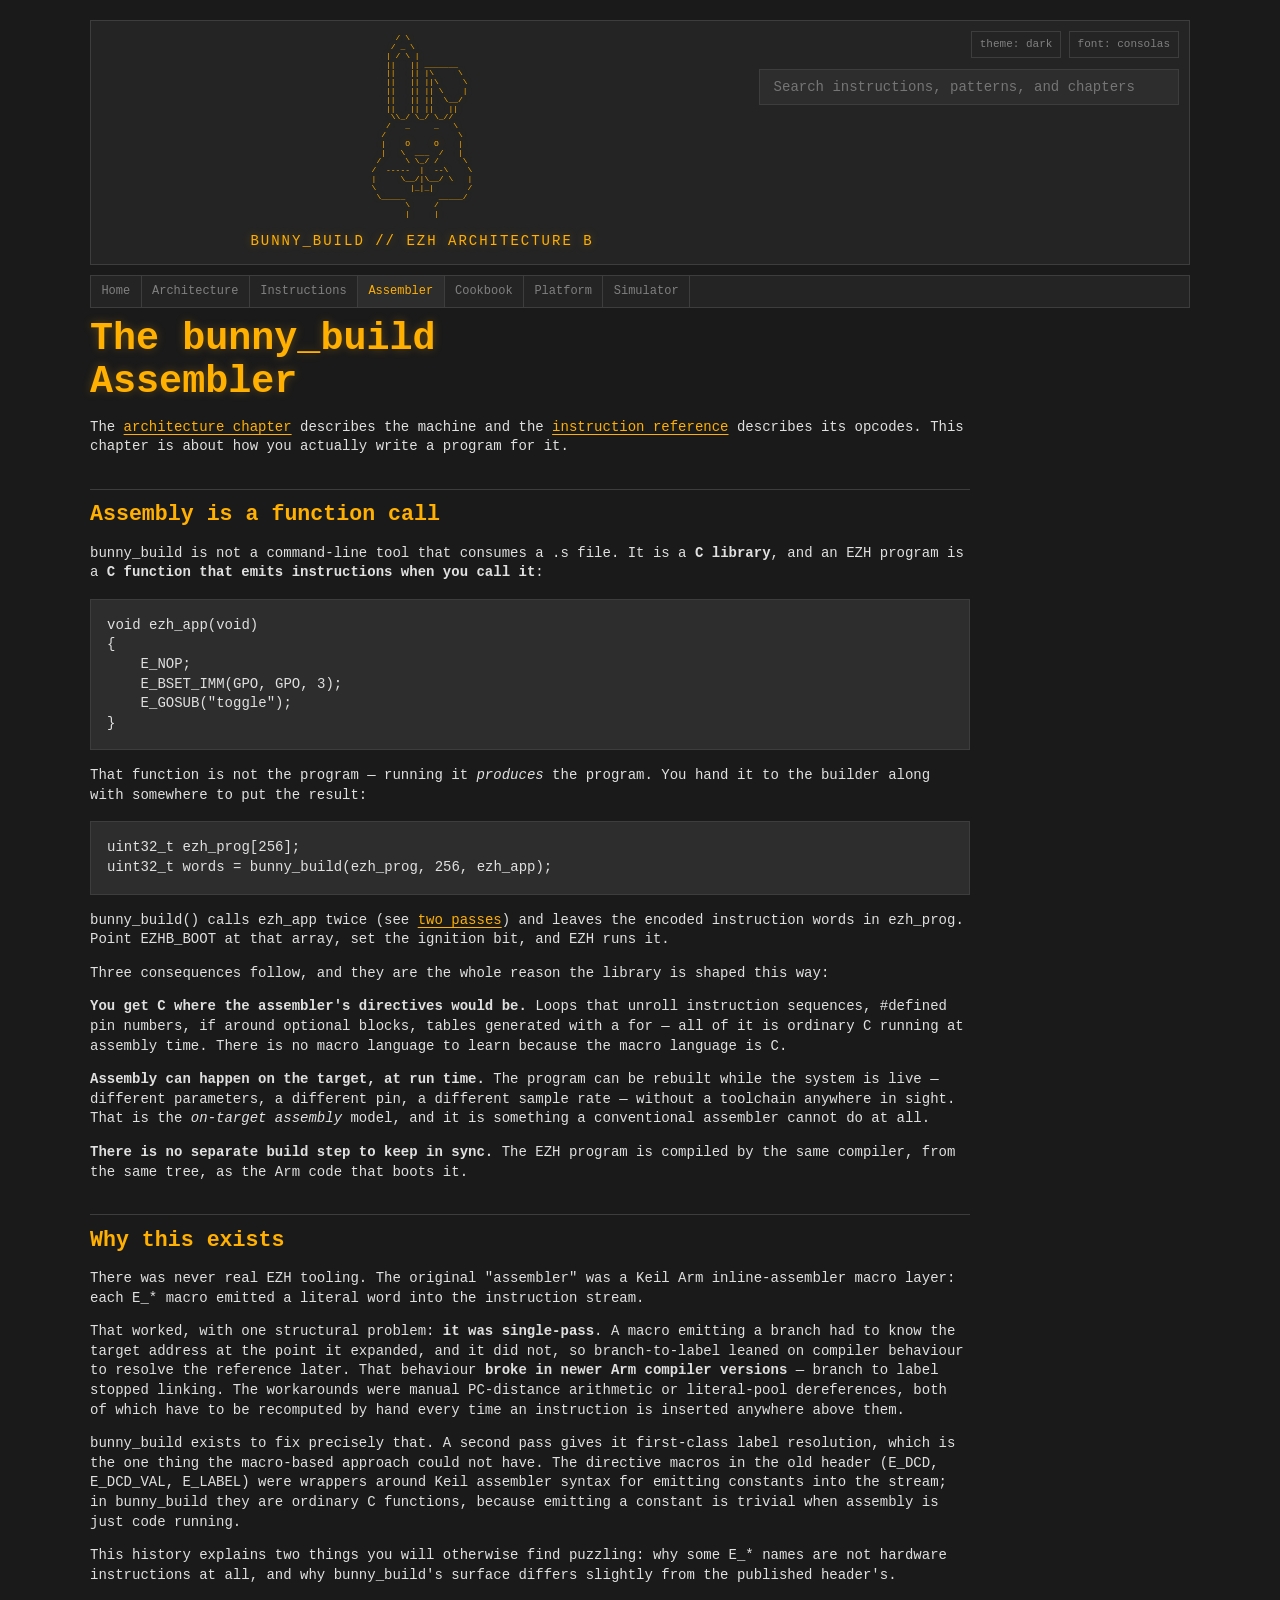
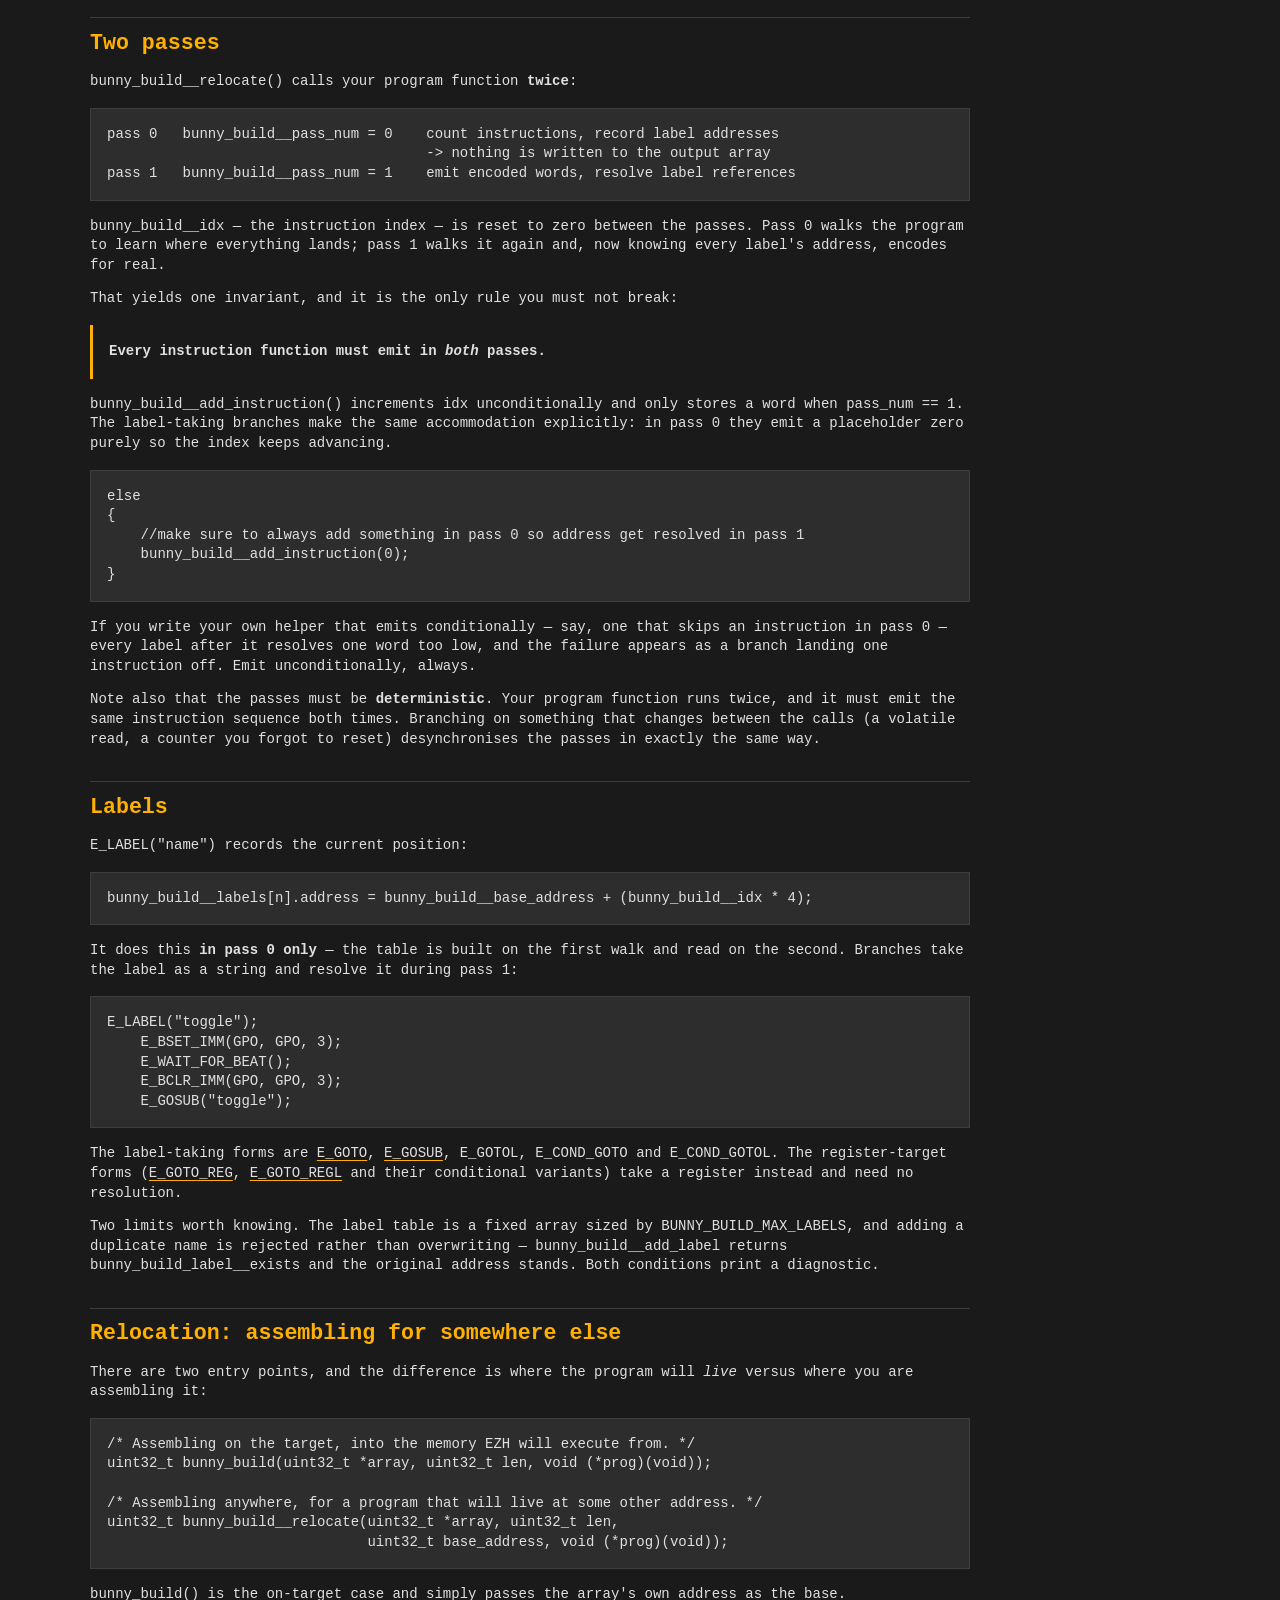
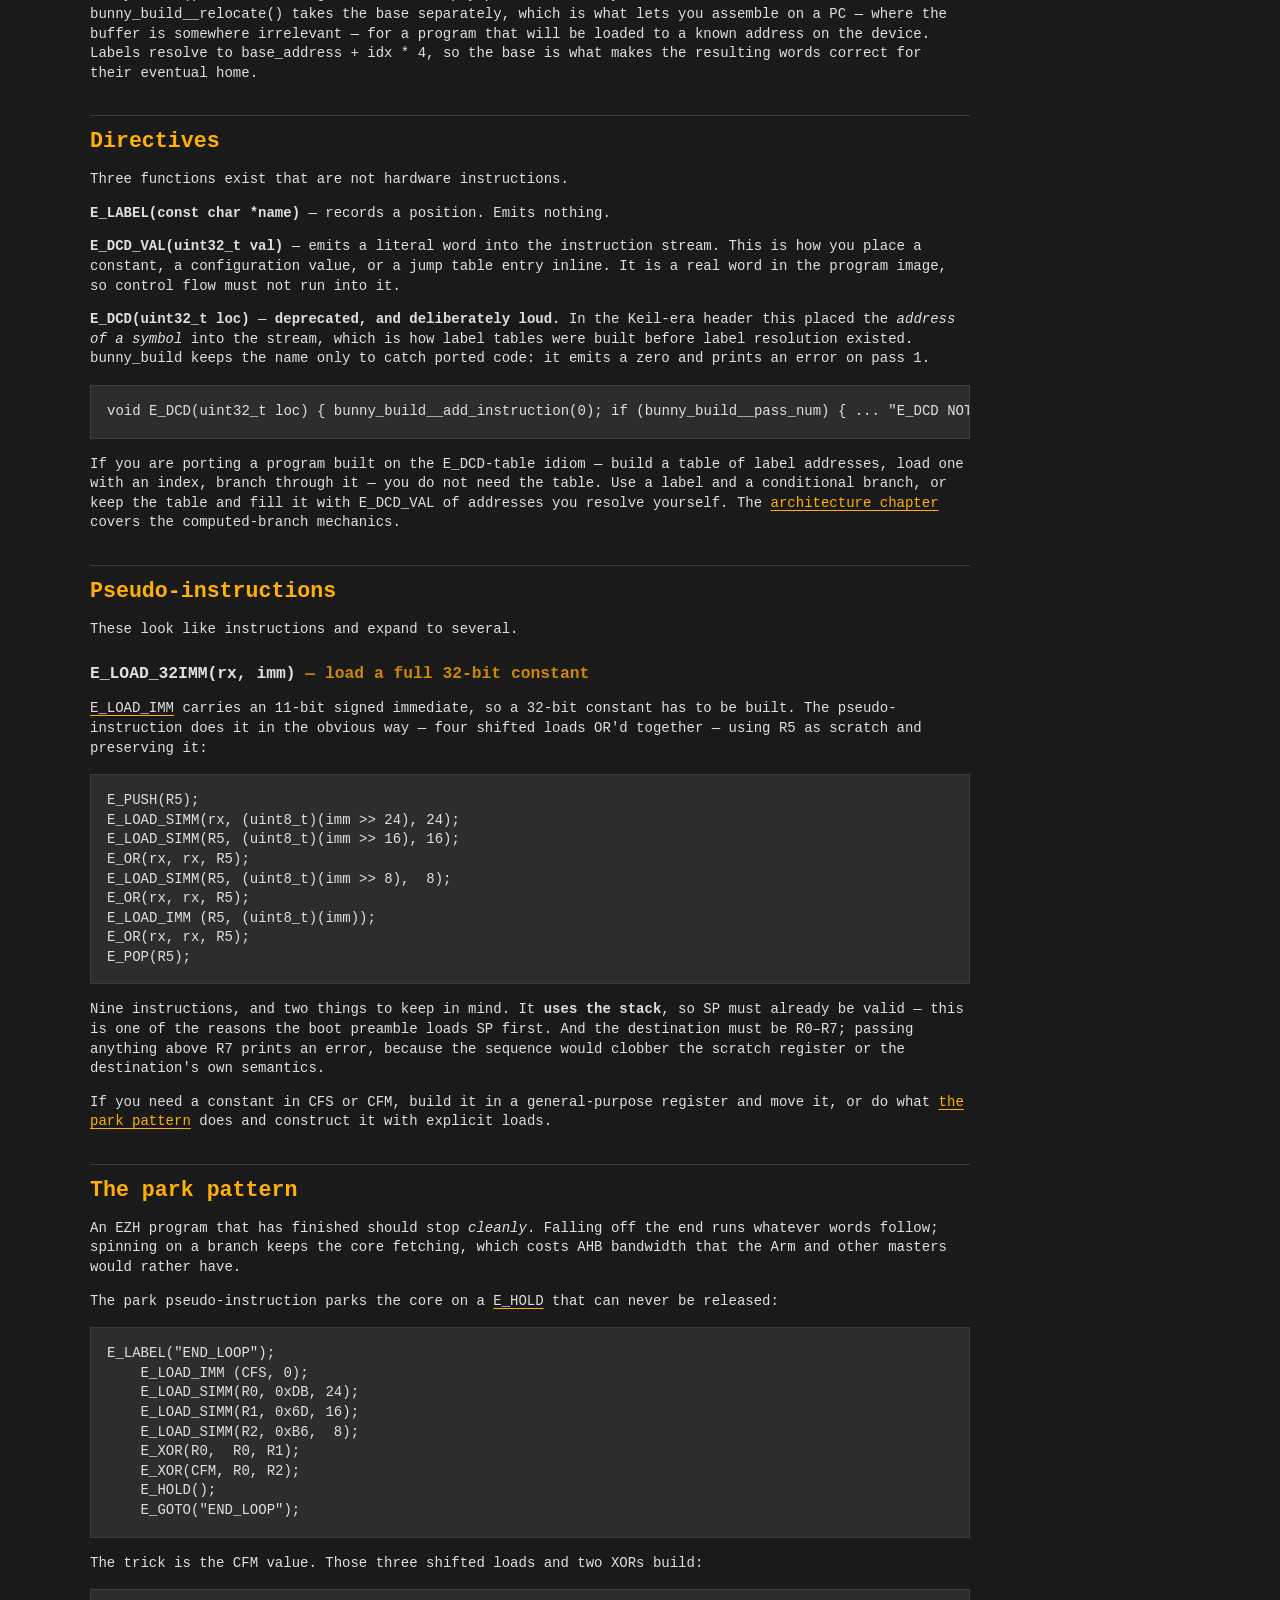
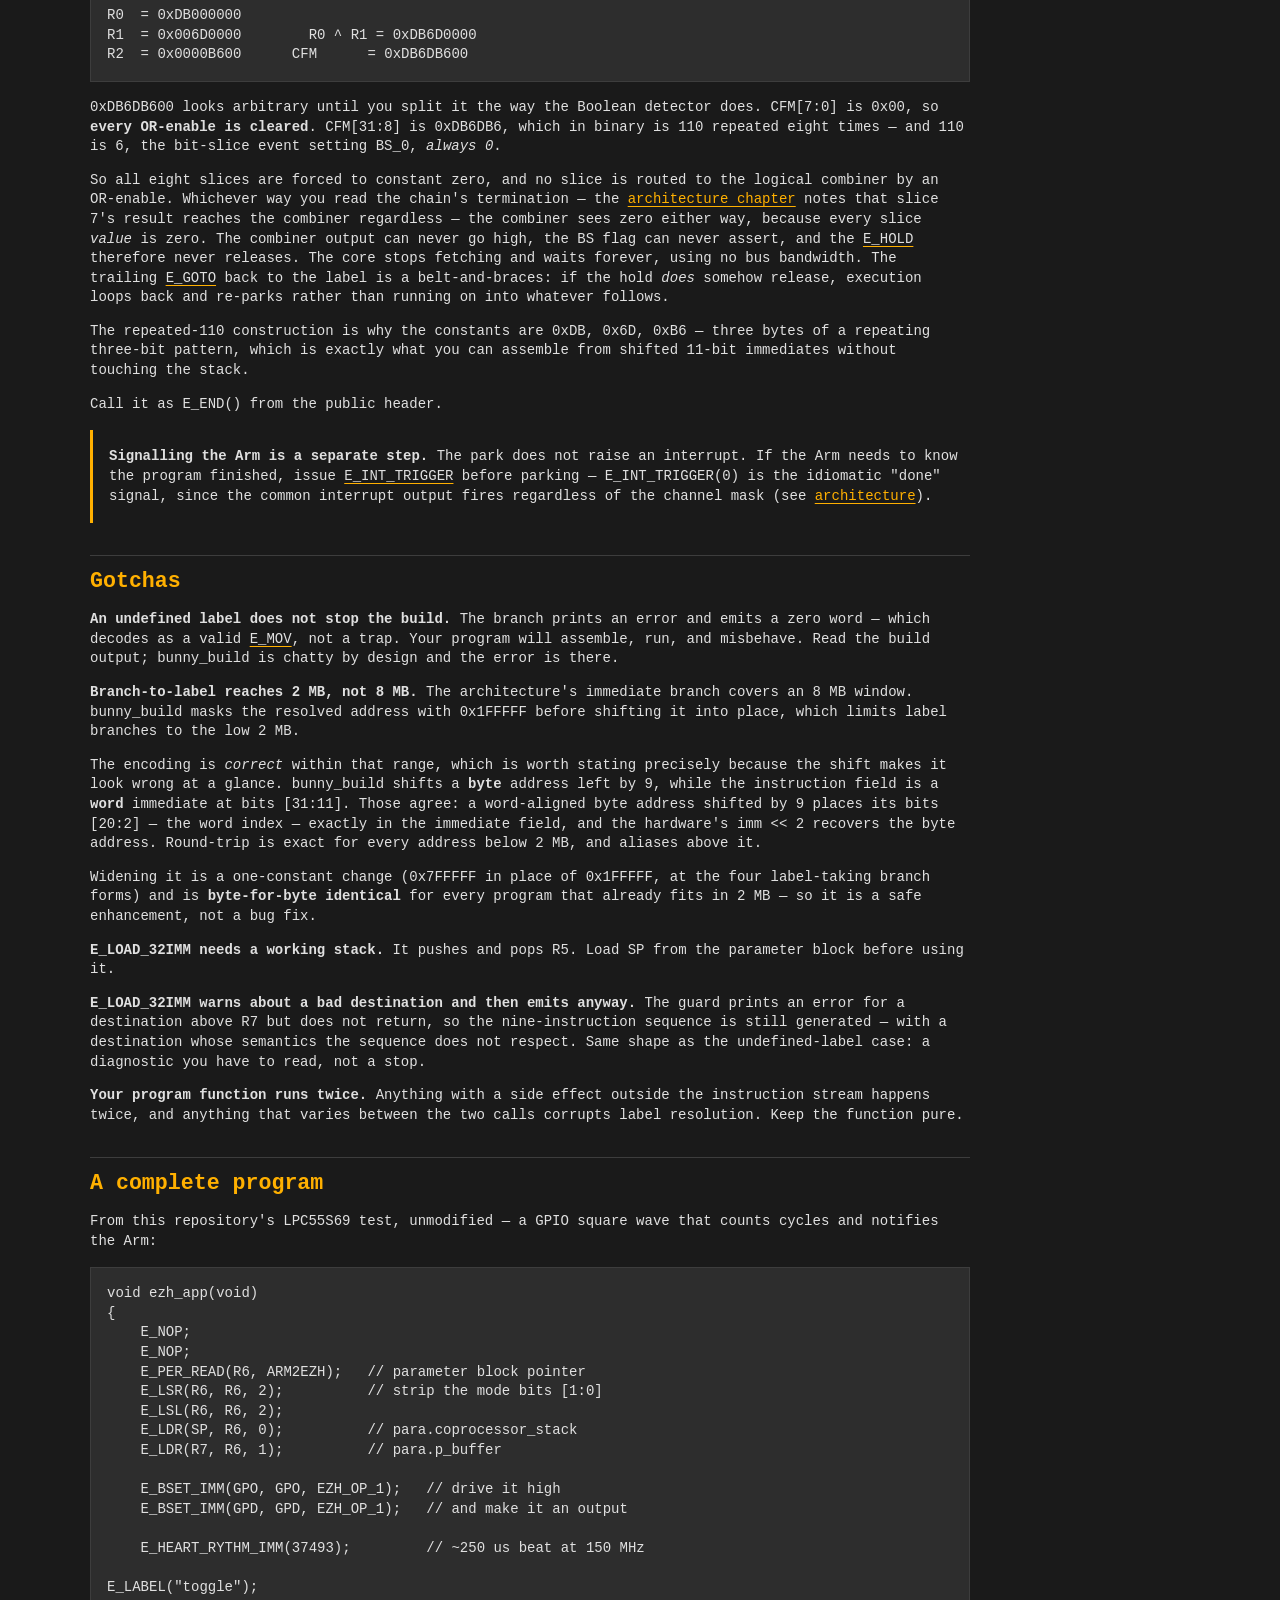
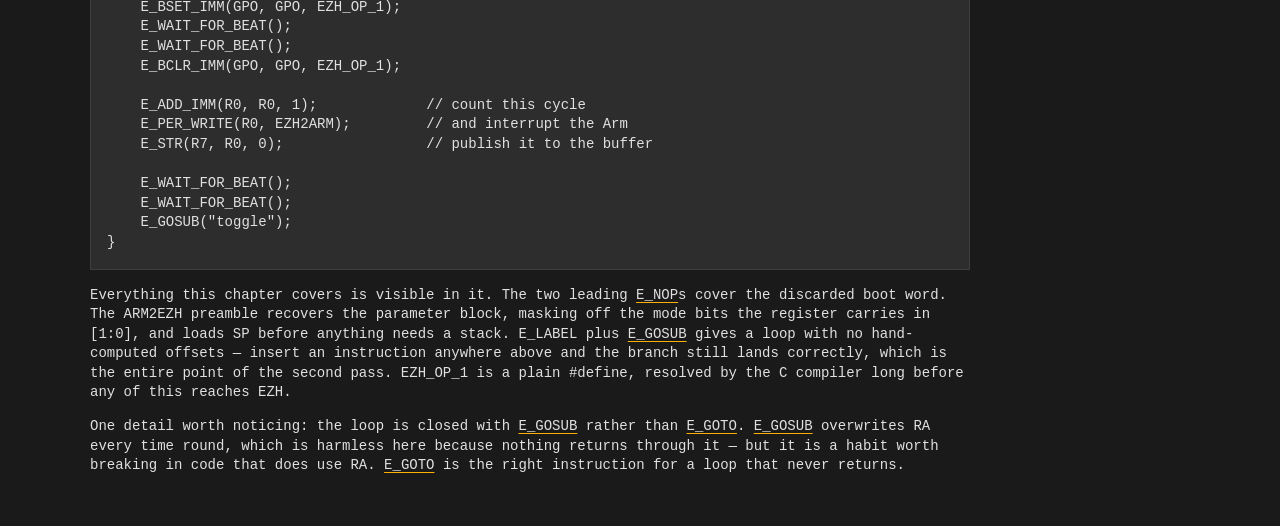
<file: docs/html/assembler.html>
<!doctype html>
<html lang="en" data-theme="dark">
  <head>
    <meta charset="utf-8">
    <meta name="viewport" content="width=device-width, initial-scale=1">
    <title>The bunny_build Assembler | EZH Architecture B</title>
    <style>:root {
  color-scheme: dark;
  --bg: #1a1a1a;
  --panel: #242424;
  --panel-2: #2d2d2d;
  --text: #e0e0e0;
  --muted: #808080;
  --line: #3d3d3d;
  --line-strong: #cc8800;
  --accent: #ffb000;
  --accent-2: #cc8800;
  --accent-3: #ff4444;
  --ok: #00ff00;
  --warn: #ffb000;
  --code-bg: #2d2d2d;
  --code-text: #e0e0e0;
  --focus: rgba(255, 176, 0, 0.22);
  --panel-translucent: #242424;
  --shadow: rgba(255, 176, 0, 0.12);
  --amber-glow: rgba(255, 176, 0, 0.3);
  --mono: Consolas, Monaco, "Courier New", monospace;
  --sans: var(--mono);
  --field-0: rgba(255, 176, 0, 0.18);
  --field-1: rgba(0, 255, 0, 0.10);
  --field-2: rgba(0, 200, 255, 0.12);
  --field-3: rgba(255, 80, 255, 0.12);
  --field-4: rgba(255, 96, 96, 0.14);
  --field-5: rgba(150, 150, 255, 0.14);
  --reserved: rgba(255, 255, 255, 0.03);
}

html[data-theme="light"] {
  color-scheme: light;
  --bg: #f4f1e8;
  --panel: #ece9df;
  --panel-2: #e2ded2;
  --text: #2b2721;
  --muted: #7d766a;
  --line: #c6c0af;
  --line-strong: #a87d1a;
  --accent: #8a5800;
  --accent-2: #a87d1a;
  --accent-3: #c02020;
  --ok: #0a7a0a;
  --warn: #8a5800;
  --code-bg: #e2ded2;
  --code-text: #2b2721;
  --focus: rgba(138, 88, 0, 0.22);
  --panel-translucent: #ece9df;
  --shadow: rgba(138, 88, 0, 0.16);
  --amber-glow: rgba(138, 88, 0, 0.25);
  --field-0: rgba(138, 88, 0, 0.16);
  --field-1: rgba(10, 122, 10, 0.12);
  --field-2: rgba(0, 110, 140, 0.12);
  --field-3: rgba(140, 40, 140, 0.10);
  --field-4: rgba(180, 40, 40, 0.10);
  --field-5: rgba(60, 60, 180, 0.10);
  --reserved: rgba(0, 0, 0, 0.04);
}

* {
  box-sizing: border-box;
}

html {
  scroll-behavior: smooth;
}

body {
  margin: 0;
  min-height: 100vh;
  background: var(--bg);
  color: var(--text);
  font-family: var(--mono);
  font-size: 14px;
  line-height: 1.4;
}

a {
  color: var(--accent);
  text-decoration-thickness: 1px;
  text-underline-offset: 0.18em;
}

a:hover {
  color: var(--accent-2);
}

code,
pre,
kbd {
  font-family: var(--mono);
}

code {
  color: var(--code-text);
}

pre {
  margin: 1rem 0;
  padding: 1rem;
  overflow: auto;
  border: 1px solid var(--line);
  border-radius: 0;
  background: var(--code-bg);
  color: var(--code-text);
}

button,
input {
  font: inherit;
}

.site-shell {
  width: min(1100px, calc(100% - 40px));
  margin: 0 auto;
  padding: 20px 0;
}

.site-header {
  display: grid;
  grid-template-columns: minmax(0, 1fr) minmax(280px, 420px);
  gap: 1rem;
  align-items: stretch;
  margin-bottom: 10px;
  padding: 10px;
  border: 1px solid var(--line);
  background: var(--panel);
}

.panel {
  border: 1px solid var(--line);
  background: var(--panel);
}

.bunny-container {
  min-width: 0;
  padding: 0.2rem 0.4rem;
  color: var(--accent);
  text-shadow: 0 0 10px var(--amber-glow);
  text-align: center;
}

.bunny-art {
  display: inline-block;
  margin: 0;
  padding: 0;
  border: 0;
  background: transparent;
  color: var(--accent);
  font-family: var(--mono);
  font-size: 8px;
  line-height: 1.1;
  text-align: left;
  white-space: pre;
  text-shadow: 0 0 10px var(--amber-glow);
}

.brand-title {
  margin-top: 6px;
  font-family: var(--mono);
  font-size: 14px;
  letter-spacing: 2px;
}

.brand-subtitle {
  margin-top: 2px;
  color: var(--muted);
  font-size: 11px;
  letter-spacing: 1px;
}

.top-actions {
  display: flex;
  justify-content: flex-end;
  gap: 0.45rem;
}

.icon-button {
  min-height: 1.7rem;
  padding: 0.2rem 0.5rem;
  border: 1px solid var(--line);
  border-radius: 0;
  background: transparent;
  color: var(--muted);
  font-size: 11px;
  cursor: pointer;
}

.icon-button:hover {
  border-color: var(--accent);
  color: var(--accent);
}

.search-box {
  position: relative;
  margin-top: 0.7rem;
}

.search-input {
  width: 100%;
  height: 2.2rem;
  padding: 0 0.85rem;
  border: 1px solid var(--line);
  border-radius: 0;
  background: var(--code-bg);
  color: var(--text);
  outline: none;
}

.search-input:focus {
  border-color: var(--accent);
  box-shadow: 0 0 0 3px var(--focus);
}

.search-results {
  position: absolute;
  z-index: 20;
  top: calc(100% + 0.35rem);
  right: 0;
  left: 0;
  max-height: min(70vh, 520px);
  overflow: auto;
  border: 1px solid var(--line-strong);
  border-radius: 0;
  background: var(--panel);
  box-shadow: 0 0 12px var(--shadow);
}

.search-result {
  display: block;
  padding: 0.72rem 0.8rem;
  border-bottom: 1px solid var(--line);
  color: var(--text);
  text-decoration: none;
}

.search-result:last-child {
  border-bottom: 0;
}

.search-result:hover,
.search-result:focus {
  background: var(--panel-2);
  color: var(--accent);
}

.search-result-title {
  display: block;
  font-family: var(--mono);
  font-size: 0.9rem;
}

.search-result-meta {
  display: block;
  margin-top: 0.15rem;
  color: var(--muted);
  font-size: 0.82rem;
}

.nav {
  display: flex;
  flex-wrap: wrap;
  gap: 0;
  margin-bottom: 10px;
  border: 1px solid var(--line);
  background: var(--panel);
}

.nav-link {
  padding: 0.42rem 0.65rem;
  border-right: 1px solid var(--line);
  color: var(--muted);
  font-family: var(--mono);
  font-size: 12px;
  text-decoration: none;
}

.nav-link:hover,
.nav-link.active {
  background: var(--panel-2);
  color: var(--accent);
}

.main {
  padding: 0 0 1rem;
}

.hero {
  display: grid;
  gap: 1.1rem;
  margin-bottom: 10px;
  padding: 12px;
  border: 1px solid var(--line);
  background: var(--panel);
}

.hero h1,
.prose h1,
.reference-heading h1 {
  margin: 0;
  font-family: var(--mono);
  color: var(--accent);
  font-size: clamp(1.4rem, 4vw, 2.4rem);
  line-height: 1.12;
  max-width: 18ch;
  text-shadow: 0 0 10px var(--amber-glow);
}

.hero p,
.reference-heading p {
  max-width: 74ch;
  margin: 0;
  color: var(--muted);
  font-size: 0.95rem;
}

.status-strip {
  display: grid;
  grid-template-columns: repeat(4, minmax(0, 1fr));
  gap: 0.7rem;
  margin-top: 0.3rem;
}

.stat {
  min-height: 5.5rem;
  padding: 0.7rem;
  border: 1px solid var(--line);
  border-radius: 0;
  background: var(--panel-translucent);
}

.stat-label {
  display: block;
  color: var(--muted);
  font-size: 0.78rem;
  text-transform: uppercase;
}

.stat-value {
  display: block;
  margin-top: 0.35rem;
  font-family: var(--mono);
  font-size: 1.15rem;
  color: var(--accent);
}

.tile-grid {
  display: grid;
  grid-template-columns: repeat(3, minmax(0, 1fr));
  gap: 0.85rem;
  margin-top: 1.2rem;
}

.tile {
  min-height: 9rem;
  padding: 0.85rem;
  border: 1px solid var(--line);
  border-radius: 0;
  background: var(--panel);
  color: var(--text);
  text-decoration: none;
}

.tile:hover {
  border-color: var(--accent);
  color: var(--accent);
  box-shadow: 0 0 10px var(--shadow);
}

.tile h2 {
  margin: 0;
  font-family: var(--mono);
  color: var(--accent);
  font-size: 1rem;
}

.tile p {
  margin: 0.55rem 0 0;
  color: var(--muted);
}

.prose {
  max-width: 880px;
}

.prose h1 {
  margin-bottom: 0.8rem;
}

.prose h2 {
  margin: 2rem 0 0.65rem;
  padding-top: 0.6rem;
  border-top: 1px solid var(--line);
  color: var(--accent);
  font-family: var(--mono);
  font-size: 1.35rem;
}

.prose h3 {
  margin: 1.45rem 0 0.45rem;
  color: var(--accent-2);
  font-family: var(--mono);
  font-size: 1.02rem;
}

.prose p,
.prose li {
  color: var(--text);
}

.prose blockquote {
  margin: 1rem 0;
  padding: 0.2rem 0 0.2rem 1rem;
  border-left: 3px solid var(--accent);
  color: var(--muted);
}

.prose table {
  width: 100%;
  border-collapse: collapse;
  margin: 1rem 0;
  font-size: 0.95rem;
}

.table-scroll {
  min-width: 0;
  max-width: 100%;
  width: 100%;
  overflow-x: auto;
}

.table-scroll table {
  min-width: 760px;
}

.prose th,
.prose td {
  padding: 0.55rem;
  border: 1px solid var(--line);
  vertical-align: top;
}

.prose th {
  background: var(--panel-2);
  color: var(--accent);
  text-align: left;
}

.compact-list {
  margin: 0;
  padding-left: 1rem;
}

.compact-list li + li {
  margin-top: 0.35rem;
}

.reference-heading {
  display: grid;
  gap: 0.75rem;
  margin-bottom: 1.1rem;
  padding: 12px;
  border: 1px solid var(--line);
  background: var(--panel);
}

.filter-row {
  display: grid;
  grid-template-columns: minmax(0, 1fr) auto;
  gap: 0.55rem;
  max-width: 760px;
}

.filter-input {
  height: 2.55rem;
  padding: 0 0.8rem;
  border: 1px solid var(--line);
  border-radius: 0;
  background: var(--code-bg);
  color: var(--text);
  outline: none;
}

.filter-count {
  min-width: 8.5rem;
  display: inline-grid;
  place-items: center;
  border: 1px solid var(--line);
  border-radius: 0;
  color: var(--muted);
  font-family: var(--mono);
  font-size: 0.82rem;
}

.opcode-list {
  display: grid;
  gap: 0.75rem;
  min-width: 0;
}

.opcode-panel {
  min-width: 0;
  max-width: 100%;
  border: 1px solid var(--line);
  border-radius: 0;
  background: var(--panel-translucent);
}

.opcode-panel[open] {
  border-color: var(--line-strong);
}

.opcode-summary {
  display: grid;
  grid-template-columns: minmax(0, 1fr) auto;
  gap: 0.9rem;
  align-items: center;
  min-height: 2.5rem;
  padding: 0.55rem 0.75rem;
  border-bottom: 1px solid var(--line);
  background: var(--panel-2);
  cursor: pointer;
}

.opcode-title {
  display: flex;
  flex-wrap: wrap;
  gap: 0.45rem;
  align-items: baseline;
  min-width: 0;
}

.opcode-name {
  font-family: var(--mono);
  color: var(--accent);
  font-weight: 700;
}

.opcode-meta {
  color: var(--muted);
  font-size: 0.86rem;
}

.badge-row {
  display: flex;
  flex-wrap: wrap;
  gap: 0.35rem;
}

.badge {
  display: inline-flex;
  align-items: center;
  min-height: 1.45rem;
  padding: 0 0.42rem;
  border: 1px solid var(--line);
  border-radius: 0;
  color: var(--muted);
  font-family: var(--mono);
  font-size: 0.72rem;
}

.badge.public {
  color: var(--ok);
  border-color: var(--ok);
}

.badge.warn {
  color: var(--warn);
  border-color: var(--warn);
}

.opcode-body {
  min-width: 0;
  max-width: 100%;
  padding: 0 0.9rem 1rem;
}

.form-block {
  padding: 0.85rem 0 0;
  border-top: 1px solid var(--line);
}

.form-title {
  margin: 0 0 0.5rem;
  color: var(--accent);
  font-family: var(--mono);
  font-size: 0.93rem;
}

.bitfield {
  width: 100%;
  max-width: 100%;
  overflow-x: auto;
  padding-bottom: 0.2rem;
}

.bitfield svg {
  display: block;
  min-width: 660px;
  height: auto;
}

.bitfield svg rect {
  stroke: var(--line);
}

.bitfield svg rect[data-tip] {
  cursor: help;
}

.bitfield svg rect[data-tip]:hover {
  stroke: var(--accent);
  stroke-width: 1.5;
}

.bitfield svg text {
  fill: var(--text);
  pointer-events: none;
}

.bitfield svg text.bit,
.bitfield svg text.vrz {
  fill: var(--muted);
}

.bitfield svg text.vfx {
  fill: var(--ok);
}

.bitfield .fx {
  fill: var(--panel-2);
}

.bitfield .rz {
  fill: var(--reserved);
}

.bitfield .f0 {
  fill: var(--field-0);
}

.bitfield .f1 {
  fill: var(--field-1);
}

.bitfield .f2 {
  fill: var(--field-2);
}

.bitfield .f3 {
  fill: var(--field-3);
}

.bitfield .f4 {
  fill: var(--field-4);
}

.bitfield .f5 {
  fill: var(--field-5);
}

.mnemonic-table {
  width: 100%;
  border-collapse: collapse;
  margin: 0.7rem 0;
  font-size: 0.9rem;
}

.mnemonic-table th,
.mnemonic-table td {
  padding: 0.48rem;
  border: 1px solid var(--line);
  vertical-align: top;
}

.mnemonic-table th {
  background: var(--panel-2);
  color: var(--accent);
  text-align: left;
}

.small-note {
  color: var(--muted);
  font-size: 0.88rem;
}

.toc {
  margin: 1rem 0 1.2rem;
  padding: 0.8rem;
  border: 1px solid var(--line);
  border-radius: 0;
  background: var(--panel);
}

.toc ul {
  margin: 0;
  padding-left: 1.1rem;
}

.site-footer {
  padding: 1rem 0 1.6rem;
  border-top: 1px solid var(--line);
  color: var(--muted);
  font-size: 11px;
  text-align: center;
}

.tip {
  position: fixed;
  z-index: 50;
  max-width: min(360px, calc(100vw - 24px));
  padding: 0.5rem 0.6rem;
  border: 1px solid var(--line-strong);
  border-radius: 0;
  background: var(--code-bg);
  color: var(--text);
  box-shadow: 0 0 12px var(--shadow);
  font-size: 0.85rem;
  pointer-events: none;
}

[hidden] {
  display: none !important;
}

@media (max-width: 860px) {
  .site-shell {
    width: min(100% - 24px, 1180px);
  }

  .site-header {
    grid-template-columns: 1fr;
  }

  .top-actions {
    justify-content: flex-start;
  }

  .status-strip,
  .tile-grid {
    grid-template-columns: 1fr;
  }

  .filter-row {
    grid-template-columns: 1fr;
  }

  .opcode-summary {
    grid-template-columns: 1fr;
  }
}
</style>
    <script src="vendor/minisearch/minisearch-7.2.0.js"></script>
    <script src="search_index.js"></script>
  </head>
  <body>
    <div class="site-shell">
      <header class="site-header panel">
        <div class="bunny-container">
          <pre class="bunny-art" aria-hidden="true">     / \
    / _ \
   | / \ |
   ||   || _______
   ||   || |\     \
   ||   || ||\     \
   ||   || || \    |
   ||   || ||  \__/
   ||   || ||   ||
    \\_/ \_/ \_//
   /   _     _   \
  /               \
  |    O     O    |
  |   \  ___  /   |
 /     \ \_/ /     \
/  -----  |  --\    \
|     \__/|\__/ \   |
\       |_|_|       /
 \_____       _____/
       \     /
       |     |</pre>
          <div class="brand-title">BUNNY_BUILD // EZH ARCHITECTURE B</div>
        </div>
        <div>
          <div class="top-actions">
            <button class="icon-button" type="button" data-action="theme" title="Toggle theme" aria-label="Toggle theme">theme: dark</button>
            <button class="icon-button" type="button" data-action="font" title="Cycle monospace font" aria-label="Cycle monospace font">font: consolas</button>
          </div>
          <div class="search-box">
            <input id="site-search" class="search-input" type="search" autocomplete="off" placeholder="Search instructions, patterns, and chapters">
            <div id="site-search-results" class="search-results" hidden></div>
          </div>
        </div>
      </header>

      <nav class="nav" aria-label="Primary">

        <a class="nav-link" href="index.html">Home</a>

        <a class="nav-link" href="architecture.html">Architecture</a>

        <a class="nav-link" href="instructions.html">Instructions</a>

        <a class="nav-link active" href="assembler.html">Assembler</a>

        <a class="nav-link" href="cookbook.html">Cookbook</a>

        <a class="nav-link" href="platform.html">Platform</a>

        <a class="nav-link" href="simulator.html">Simulator</a>

      </nav>

      <main class="main">
        <article class="prose">
  <h1>The bunny_build Assembler</h1>
<p>The <a href="architecture.html">architecture chapter</a> describes the machine and the
<a href="instructions.html">instruction reference</a> describes its opcodes. This chapter is about
how you actually write a program for it.</p>
<h2 id="thesis">Assembly is a function call</h2>
<p>bunny_build is not a command-line tool that consumes a <code>.s</code> file. It is a <strong>C library</strong>,
and an EZH program is a <strong>C function that emits instructions when you call it</strong>:</p>
<pre><code class="language-c">void ezh_app(void)
{
    E_NOP;
    E_BSET_IMM(GPO, GPO, 3);
    E_GOSUB(&quot;toggle&quot;);
}
</code></pre>
<p>That function is not the program — running it <em>produces</em> the program. You hand it to the
builder along with somewhere to put the result:</p>
<pre><code class="language-c">uint32_t ezh_prog[256];
uint32_t words = bunny_build(ezh_prog, 256, ezh_app);
</code></pre>
<p><code>bunny_build()</code> calls <code>ezh_app</code> twice (see <a href="#two-pass">two passes</a>) and leaves the encoded
instruction words in <code>ezh_prog</code>. Point <code>EZHB_BOOT</code> at that array, set the ignition bit, and
EZH runs it.</p>
<p>Three consequences follow, and they are the whole reason the library is shaped this way:</p>
<p><strong>You get C where the assembler's directives would be.</strong> Loops that unroll instruction
sequences, <code>#define</code>d pin numbers, <code>if</code> around optional blocks, tables generated with a
<code>for</code> — all of it is ordinary C running at assembly time. There is no macro language to
learn because the macro language is C.</p>
<p><strong>Assembly can happen on the target, at run time.</strong> The program can be rebuilt while the
system is live — different parameters, a different pin, a different sample rate — without
a toolchain anywhere in sight. That is the <em>on-target assembly</em> model, and it is something
a conventional assembler cannot do at all.</p>
<p><strong>There is no separate build step to keep in sync.</strong> The EZH program is compiled by the
same compiler, from the same tree, as the Arm code that boots it.</p>
<h2 id="history">Why this exists</h2>
<p>There was never real EZH tooling. The original "assembler" was a Keil Arm inline-assembler
macro layer: each <code>E_*</code> macro emitted a literal word into the instruction stream.</p>
<p>That worked, with one structural problem: <strong>it was single-pass</strong>. A macro emitting a branch
had to know the target address at the point it expanded, and it did not, so branch-to-label
leaned on compiler behaviour to resolve the reference later. That behaviour <strong>broke in
newer Arm compiler versions</strong> — branch to label stopped linking. The workarounds were
manual PC-distance arithmetic or literal-pool dereferences, both of which have to be
recomputed by hand every time an instruction is inserted anywhere above them.</p>
<p>bunny_build exists to fix precisely that. A second pass gives it first-class label
resolution, which is the one thing the macro-based approach could not have. The directive
macros in the old header (<code>E_DCD</code>, <code>E_DCD_VAL</code>, <code>E_LABEL</code>) were wrappers around Keil
assembler syntax for emitting constants into the stream; in bunny_build they are ordinary
C functions, because emitting a constant is trivial when assembly is just code running.</p>
<p>This history explains two things you will otherwise find puzzling: why some <code>E_*</code> names are
not hardware instructions at all, and why bunny_build's surface differs slightly from the
published header's.</p>
<h2 id="two-pass">Two passes</h2>
<p><code>bunny_build__relocate()</code> calls your program function <strong>twice</strong>:</p>
<pre><code>pass 0   bunny_build__pass_num = 0    count instructions, record label addresses
                                      -&gt; nothing is written to the output array
pass 1   bunny_build__pass_num = 1    emit encoded words, resolve label references
</code></pre>
<p><code>bunny_build__idx</code> — the instruction index — is reset to zero between the passes. Pass 0
walks the program to learn where everything lands; pass 1 walks it again and, now knowing
every label's address, encodes for real.</p>
<p>That yields one invariant, and it is the only rule you must not break:</p>
<blockquote>
<p><strong>Every instruction function must emit in <em>both</em> passes.</strong></p>
</blockquote>
<p><code>bunny_build__add_instruction()</code> increments <code>idx</code> unconditionally and only stores a word
when <code>pass_num == 1</code>. The label-taking branches make the same accommodation explicitly: in
pass 0 they emit a placeholder zero purely so the index keeps advancing.</p>
<pre><code class="language-c">else
{
    //make sure to always add something in pass 0 so address get resolved in pass 1
    bunny_build__add_instruction(0);
}
</code></pre>
<p>If you write your own helper that emits conditionally — say, one that skips an instruction
in pass 0 — every label after it resolves one word too low, and the failure appears as a
branch landing one instruction off. Emit unconditionally, always.</p>
<p>Note also that the passes must be <strong>deterministic</strong>. Your program function runs twice, and
it must emit the same instruction sequence both times. Branching on something that changes
between the calls (a volatile read, a counter you forgot to reset) desynchronises the
passes in exactly the same way.</p>
<h2 id="labels">Labels</h2>
<p><code>E_LABEL("name")</code> records the current position:</p>
<pre><code class="language-c">bunny_build__labels[n].address = bunny_build__base_address + (bunny_build__idx * 4);
</code></pre>
<p>It does this <strong>in pass 0 only</strong> — the table is built on the first walk and read on the
second. Branches take the label as a string and resolve it during pass 1:</p>
<pre><code class="language-c">E_LABEL(&quot;toggle&quot;);
    E_BSET_IMM(GPO, GPO, 3);
    E_WAIT_FOR_BEAT();
    E_BCLR_IMM(GPO, GPO, 3);
    E_GOSUB(&quot;toggle&quot;);
</code></pre>
<p>The label-taking forms are <a href="instructions.html#goto"><code>E_GOTO</code></a>, <a href="instructions.html#gosub"><code>E_GOSUB</code></a>, <code>E_GOTOL</code>, <code>E_COND_GOTO</code> and
<code>E_COND_GOTOL</code>. The register-target forms (<a href="instructions.html#goto"><code>E_GOTO_REG</code></a>, <a href="instructions.html#goto"><code>E_GOTO_REGL</code></a> and their
conditional variants) take a register instead and need no resolution.</p>
<p>Two limits worth knowing. The label table is a fixed array sized by
<code>BUNNY_BUILD_MAX_LABELS</code>, and adding a duplicate name is rejected rather than overwriting —
<code>bunny_build__add_label</code> returns <code>bunny_build_label__exists</code> and the original address
stands. Both conditions print a diagnostic.</p>
<h2 id="relocation">Relocation: assembling for somewhere else</h2>
<p>There are two entry points, and the difference is where the program will <em>live</em> versus
where you are assembling it:</p>
<pre><code class="language-c">/* Assembling on the target, into the memory EZH will execute from. */
uint32_t bunny_build(uint32_t *array, uint32_t len, void (*prog)(void));

/* Assembling anywhere, for a program that will live at some other address. */
uint32_t bunny_build__relocate(uint32_t *array, uint32_t len,
                               uint32_t base_address, void (*prog)(void));
</code></pre>
<p><code>bunny_build()</code> is the on-target case and simply passes the array's own address as the
base. <code>bunny_build__relocate()</code> takes the base separately, which is what lets you assemble
on a PC — where the buffer is somewhere irrelevant — for a program that will be loaded to a
known address on the device. Labels resolve to <code>base_address + idx * 4</code>, so the base is
what makes the resulting words correct for their eventual home.</p>
<h2 id="directives">Directives</h2>
<p>Three functions exist that are not hardware instructions.</p>
<p><strong><code>E_LABEL(const char *name)</code></strong> — records a position. Emits nothing.</p>
<p><strong><code>E_DCD_VAL(uint32_t val)</code></strong> — emits a literal word into the instruction stream. This is
how you place a constant, a configuration value, or a jump table entry inline. It is a real
word in the program image, so control flow must not run into it.</p>
<p><strong><code>E_DCD(uint32_t loc)</code></strong> — <strong>deprecated, and deliberately loud.</strong> In the Keil-era header
this placed the <em>address of a symbol</em> into the stream, which is how label tables were built
before label resolution existed. bunny_build keeps the name only to catch ported code: it
emits a zero and prints an error on pass 1.</p>
<pre><code class="language-c">void E_DCD(uint32_t loc) { bunny_build__add_instruction(0); if (bunny_build__pass_num) { ... &quot;E_DCD NOT YET IMPLEMENTED&quot; ... } }
</code></pre>
<p>If you are porting a program built on the <code>E_DCD</code>-table idiom — build a table of label
addresses, load one with an index, branch through it — you do not need the table. Use a
label and a conditional branch, or keep the table and fill it with <code>E_DCD_VAL</code> of addresses
you resolve yourself. The <a href="architecture.html#two-ahead">architecture chapter</a> covers the
computed-branch mechanics.</p>
<h2 id="pseudo">Pseudo-instructions</h2>
<p>These look like instructions and expand to several.</p>
<h3><code>E_LOAD_32IMM(rx, imm)</code> — load a full 32-bit constant</h3>
<p><a href="instructions.html#mov"><code>E_LOAD_IMM</code></a> carries an 11-bit signed immediate, so a 32-bit constant has to be built.
The pseudo-instruction does it in the obvious way — four shifted loads OR'd together —
using <code>R5</code> as scratch and preserving it:</p>
<pre><code class="language-c">E_PUSH(R5);
E_LOAD_SIMM(rx, (uint8_t)(imm &gt;&gt; 24), 24);
E_LOAD_SIMM(R5, (uint8_t)(imm &gt;&gt; 16), 16);
E_OR(rx, rx, R5);
E_LOAD_SIMM(R5, (uint8_t)(imm &gt;&gt; 8),  8);
E_OR(rx, rx, R5);
E_LOAD_IMM (R5, (uint8_t)(imm));
E_OR(rx, rx, R5);
E_POP(R5);
</code></pre>
<p>Nine instructions, and two things to keep in mind. It <strong>uses the stack</strong>, so <code>SP</code> must
already be valid — this is one of the reasons the boot preamble loads <code>SP</code> first. And the
destination must be <code>R0</code>–<code>R7</code>; passing anything above <code>R7</code> prints an error, because the
sequence would clobber the scratch register or the destination's own semantics.</p>
<p>If you need a constant in <code>CFS</code> or <code>CFM</code>, build it in a general-purpose register and move
it, or do what <a href="#park">the park pattern</a> does and construct it with explicit loads.</p>
<h2 id="park">The park pattern</h2>
<p>An EZH program that has finished should stop <em>cleanly</em>. Falling off the end runs whatever
words follow; spinning on a branch keeps the core fetching, which costs AHB bandwidth that
the Arm and other masters would rather have.</p>
<p>The park pseudo-instruction parks the core on a <a href="instructions.html#hold"><code>E_HOLD</code></a> that can never be released:</p>
<pre><code class="language-c">E_LABEL(&quot;END_LOOP&quot;);
    E_LOAD_IMM (CFS, 0);
    E_LOAD_SIMM(R0, 0xDB, 24);
    E_LOAD_SIMM(R1, 0x6D, 16);
    E_LOAD_SIMM(R2, 0xB6,  8);
    E_XOR(R0,  R0, R1);
    E_XOR(CFM, R0, R2);
    E_HOLD();
    E_GOTO(&quot;END_LOOP&quot;);
</code></pre>
<p>The trick is the <code>CFM</code> value. Those three shifted loads and two XORs build:</p>
<pre><code>R0  = 0xDB000000
R1  = 0x006D0000        R0 ^ R1 = 0xDB6D0000
R2  = 0x0000B600      CFM      = 0xDB6DB600
</code></pre>
<p><code>0xDB6DB600</code> looks arbitrary until you split it the way the Boolean detector does.
<code>CFM[7:0]</code> is <code>0x00</code>, so <strong>every OR-enable is cleared</strong>. <code>CFM[31:8]</code> is <code>0xDB6DB6</code>, which in
binary is <code>110</code> repeated eight times — and <code>110</code> is <code>6</code>, the bit-slice event setting
<code>BS_0</code>, <em>always 0</em>.</p>
<p>So all eight slices are forced to constant zero, and no slice is routed to the logical
combiner by an OR-enable. Whichever way you read the chain's termination — the
<a href="architecture.html#boolean-detection">architecture chapter</a> notes that slice 7's result
reaches the combiner regardless — the combiner sees zero either way, because every slice
<em>value</em> is zero. The combiner output can never go high, the <code>BS</code> flag can never assert, and
the <a href="instructions.html#hold"><code>E_HOLD</code></a> therefore never releases. The core stops fetching and waits forever, using no
bus bandwidth. The trailing <a href="instructions.html#goto"><code>E_GOTO</code></a> back to the label is a belt-and-braces: if the hold
<em>does</em> somehow release, execution loops back and re-parks rather than running on into
whatever follows.</p>
<p>The repeated-<code>110</code> construction is why the constants are <code>0xDB</code>, <code>0x6D</code>, <code>0xB6</code> — three
bytes of a repeating three-bit pattern, which is exactly what you can assemble from shifted
11-bit immediates without touching the stack.</p>
<p>Call it as <code>E_END()</code> from the public header.</p>
<blockquote>
<p><strong>Signalling the Arm is a separate step.</strong> The park does not raise an interrupt. If the
Arm needs to know the program finished, issue <a href="instructions.html#int_trigger"><code>E_INT_TRIGGER</code></a> before parking —
<code>E_INT_TRIGGER(0)</code> is the idiomatic "done" signal, since the common interrupt output
fires regardless of the channel mask (see
<a href="architecture.html#arm-ezh">architecture</a>).</p>
</blockquote>
<h2 id="gotchas">Gotchas</h2>
<p><strong>An undefined label does not stop the build.</strong> The branch prints an error and emits a zero
word — which decodes as a valid <a href="instructions.html#mov"><code>E_MOV</code></a>, not a trap. Your program will assemble, run, and
misbehave. Read the build output; bunny_build is chatty by design and the error is there.</p>
<p><strong>Branch-to-label reaches 2 MB, not 8 MB.</strong> The architecture's immediate branch covers an
8 MB window. bunny_build masks the resolved address with <code>0x1FFFFF</code> before shifting it into
place, which limits label branches to the low 2 MB.</p>
<p>The encoding is <em>correct</em> within that range, which is worth stating precisely because the
shift makes it look wrong at a glance. bunny_build shifts a <strong>byte</strong> address left by 9,
while the instruction field is a <strong>word</strong> immediate at bits <code>[31:11]</code>. Those agree: a
word-aligned byte address shifted by 9 places its bits <code>[20:2]</code> — the word index — exactly
in the immediate field, and the hardware's <code>imm &lt;&lt; 2</code> recovers the byte address. Round-trip
is exact for every address below 2 MB, and aliases above it.</p>
<p>Widening it is a one-constant change (<code>0x7FFFFF</code> in place of <code>0x1FFFFF</code>, at the four
label-taking branch forms) and is <strong>byte-for-byte identical</strong> for every program that
already fits in 2 MB — so it is a safe enhancement, not a bug fix.</p>
<p><strong><code>E_LOAD_32IMM</code> needs a working stack.</strong> It pushes and pops <code>R5</code>. Load <code>SP</code> from the
parameter block before using it.</p>
<p><strong><code>E_LOAD_32IMM</code> warns about a bad destination and then emits anyway.</strong> The guard prints an
error for a destination above <code>R7</code> but does not return, so the nine-instruction sequence is
still generated — with a destination whose semantics the sequence does not respect. Same
shape as the undefined-label case: a diagnostic you have to read, not a stop.</p>
<p><strong>Your program function runs twice.</strong> Anything with a side effect outside the instruction
stream happens twice, and anything that varies between the two calls corrupts label
resolution. Keep the function pure.</p>
<h2 id="worked-example">A complete program</h2>
<p>From this repository's LPC55S69 test, unmodified — a GPIO square wave that counts cycles
and notifies the Arm:</p>
<pre><code class="language-c">void ezh_app(void)
{
    E_NOP;
    E_NOP;
    E_PER_READ(R6, ARM2EZH);   // parameter block pointer
    E_LSR(R6, R6, 2);          // strip the mode bits [1:0]
    E_LSL(R6, R6, 2);
    E_LDR(SP, R6, 0);          // para.coprocessor_stack
    E_LDR(R7, R6, 1);          // para.p_buffer

    E_BSET_IMM(GPO, GPO, EZH_OP_1);   // drive it high
    E_BSET_IMM(GPD, GPD, EZH_OP_1);   // and make it an output

    E_HEART_RYTHM_IMM(37493);         // ~250 us beat at 150 MHz

E_LABEL(&quot;toggle&quot;);
    E_BSET_IMM(GPO, GPO, EZH_OP_1);
    E_WAIT_FOR_BEAT();
    E_WAIT_FOR_BEAT();
    E_BCLR_IMM(GPO, GPO, EZH_OP_1);

    E_ADD_IMM(R0, R0, 1);             // count this cycle
    E_PER_WRITE(R0, EZH2ARM);         // and interrupt the Arm
    E_STR(R7, R0, 0);                 // publish it to the buffer

    E_WAIT_FOR_BEAT();
    E_WAIT_FOR_BEAT();
    E_GOSUB(&quot;toggle&quot;);
}
</code></pre>
<p>Everything this chapter covers is visible in it. The two leading <a href="instructions.html#nop"><code>E_NOP</code></a>s cover the
discarded boot word. The <code>ARM2EZH</code> preamble recovers the parameter block, masking off the
mode bits the register carries in <code>[1:0]</code>, and loads <code>SP</code> before anything needs a stack.
<code>E_LABEL</code> plus <a href="instructions.html#gosub"><code>E_GOSUB</code></a> gives a loop with no hand-computed offsets — insert an
instruction anywhere above and the branch still lands correctly, which is the entire point
of the second pass. <code>EZH_OP_1</code> is a plain <code>#define</code>, resolved by the C compiler long before
any of this reaches EZH.</p>
<p>One detail worth noticing: the loop is closed with <a href="instructions.html#gosub"><code>E_GOSUB</code></a> rather than <a href="instructions.html#goto"><code>E_GOTO</code></a>.
<a href="instructions.html#gosub"><code>E_GOSUB</code></a> overwrites <code>RA</code> every time round, which is harmless here because nothing returns
through it — but it is a habit worth breaking in code that does use <code>RA</code>. <a href="instructions.html#goto"><code>E_GOTO</code></a> is the
right instruction for a loop that never returns.</p>
</article>

      </main>

    </div>
    <script>(function () {
  const themeButton = document.querySelector("[data-action='theme']");
  const fontButton = document.querySelector("[data-action='font']");
  const root = document.documentElement;
  const fonts = [
    ["consolas", "Consolas, Monaco, 'Courier New', monospace"],
    ["cascadia", "'Cascadia Code', 'Cascadia Mono', Consolas, monospace"],
    ["jetbrains", "'JetBrains Mono', Consolas, monospace"],
    ["ibm plex", "'IBM Plex Mono', Consolas, monospace"],
    ["courier", "'Courier New', Courier, monospace"],
  ];
  let fontIndex = 0;

  function setTheme(next) {
    root.dataset.theme = next;
    if (themeButton) themeButton.textContent = "theme: " + next;
    try {
      localStorage.setItem("ezh-theme", next);
    } catch (_) {}
  }

  function setFontIndex(next) {
    const index = ((next % fonts.length) + fonts.length) % fonts.length;
    fontIndex = index;
    root.style.setProperty("--mono", fonts[index][1]);
    if (fontButton) fontButton.textContent = "font: " + fonts[index][0];
    try {
      localStorage.setItem("ezh-font-index", String(index));
    } catch (_) {}
  }

  try {
    const savedTheme = localStorage.getItem("ezh-theme");
    const savedFont = localStorage.getItem("ezh-font-index");
    if (savedTheme) setTheme(savedTheme);
    if (savedFont) setFontIndex(parseInt(savedFont, 10) || 0);
  } catch (_) {}
  setTheme(root.dataset.theme || "dark");
  if (!root.style.getPropertyValue("--mono")) setFontIndex(0);

  if (themeButton) {
    themeButton.addEventListener("click", function () {
      setTheme(root.dataset.theme === "light" ? "dark" : "light");
    });
  }

  if (fontButton) {
    fontButton.addEventListener("click", function () {
      setFontIndex(fontIndex + 1);
    });
  }

  function openHashTarget() {
    const id = decodeURIComponent(window.location.hash || "").slice(1);
    if (!id) return;
    const target = document.getElementById(id);
    if (!target) return;
    let current = target.closest("details");
    while (current) {
      current.open = true;
      current = current.parentElement ? current.parentElement.closest("details") : null;
    }
    window.setTimeout(function () {
      target.scrollIntoView({ block: "start" });
    }, 0);
  }

  window.addEventListener("hashchange", openHashTarget);
  openHashTarget();

  const filter = document.querySelector("[data-opcode-filter]");
  const panels = Array.from(document.querySelectorAll("[data-opcode-panel]"));
  const count = document.querySelector("[data-filter-count]");
  if (filter && panels.length) {
    const updateFilter = function () {
      const query = filter.value.trim().toLowerCase();
      let visible = 0;
      panels.forEach(function (panel) {
        const haystack = panel.getAttribute("data-search") || "";
        const show = !query || haystack.includes(query);
        panel.hidden = !show;
        if (show) visible += 1;
      });
      if (count) {
        count.textContent = visible + " / " + panels.length;
      }
    };
    filter.addEventListener("input", updateFilter);
    updateFilter();
  }

  const tip = document.createElement("div");
  tip.className = "tip";
  tip.hidden = true;
  document.body.appendChild(tip);

  document.addEventListener("pointerover", function (event) {
    const target = event.target.closest("[data-tip]");
    if (!target) return;
    tip.textContent = target.getAttribute("data-tip") || "";
    tip.hidden = false;
  });

  document.addEventListener("pointermove", function (event) {
    if (tip.hidden) return;
    const padding = 12;
    const rect = tip.getBoundingClientRect();
    let left = event.clientX + padding;
    let top = event.clientY + padding;
    if (left + rect.width > window.innerWidth) {
      left = window.innerWidth - rect.width - padding;
    }
    if (top + rect.height > window.innerHeight) {
      top = event.clientY - rect.height - padding;
    }
    tip.style.left = Math.max(padding, left) + "px";
    tip.style.top = Math.max(padding, top) + "px";
  });

  document.addEventListener("pointerout", function (event) {
    if (!event.target.closest("[data-tip]")) return;
    tip.hidden = true;
  });

  const input = document.getElementById("site-search");
  const results = document.getElementById("site-search-results");
  if (!input || !results || !window.MiniSearch || !window.EZH_SEARCH) return;

  const docs = window.EZH_SEARCH.documents || [];
  const options = window.EZH_SEARCH.options || {};
  const miniSearch = new window.MiniSearch({
    fields: options.fields || ["title", "body", "mnemonics", "lookup", "tags"],
    storeFields: options.storeFields || ["title", "url", "kind", "summary"],
  });
  miniSearch.addAll(docs);

  function expandedQuery(raw) {
    const aliases = window.EZH_SEARCH.aliases || {};
    const terms = raw.trim().split(/\s+/).filter(Boolean);
    const expanded = terms.slice();
    terms.forEach(function (term) {
      const key = term.toLowerCase();
      if (aliases[key]) expanded.push(aliases[key]);
    });
    return expanded.join(" ");
  }

  function closeResults() {
    results.hidden = true;
    results.replaceChildren();
  }

  function renderSearch() {
    const query = input.value.trim();
    results.replaceChildren();
    if (query.length < 2) {
      closeResults();
      return;
    }

    const upperQuery = query.toUpperCase();
    const direct = docs.filter(function (doc) {
      const names = ((doc.mnemonics || "") + " " + (doc.lookup || "")).toUpperCase().split(/\s+/);
      return names.some(function (name) {
        return name === upperQuery || name.startsWith(upperQuery);
      });
    });

    const ranked = miniSearch.search(expandedQuery(query), options.searchOptions || {
      prefix: true,
      fuzzy: 0.18,
      boost: { title: 3, mnemonics: 4, lookup: 5, tags: 2 },
    });

    const seen = new Set();
    const found = [];
    direct.concat(ranked).forEach(function (item) {
      const key = item.id || item.url;
      if (seen.has(key)) return;
      seen.add(key);
      found.push(item);
    });
    found.splice(8);

    if (!found.length) {
      const empty = document.createElement("div");
      empty.className = "search-result";
      empty.textContent = "No matches";
      results.appendChild(empty);
      results.hidden = false;
      return;
    }

    found.forEach(function (item) {
      const link = document.createElement("a");
      link.className = "search-result";
      link.href = item.url;

      const title = document.createElement("span");
      title.className = "search-result-title";
      title.textContent = item.title;

      const meta = document.createElement("span");
      meta.className = "search-result-meta";
      meta.textContent = [item.kind, item.summary].filter(Boolean).join(" - ");

      link.append(title, meta);
      results.appendChild(link);
    });
    results.hidden = false;
  }

  input.addEventListener("input", renderSearch);
  input.addEventListener("keydown", function (event) {
    if (event.key === "Escape") {
      input.value = "";
      closeResults();
    }
  });
  document.addEventListener("keydown", function (event) {
    if (event.key === "/" && document.activeElement !== input) {
      event.preventDefault();
      input.focus();
    }
  });
  document.addEventListener("click", function (event) {
    if (!event.target.closest(".search-box")) closeResults();
  });
})();
</script>
  </body>
</html>
</file>
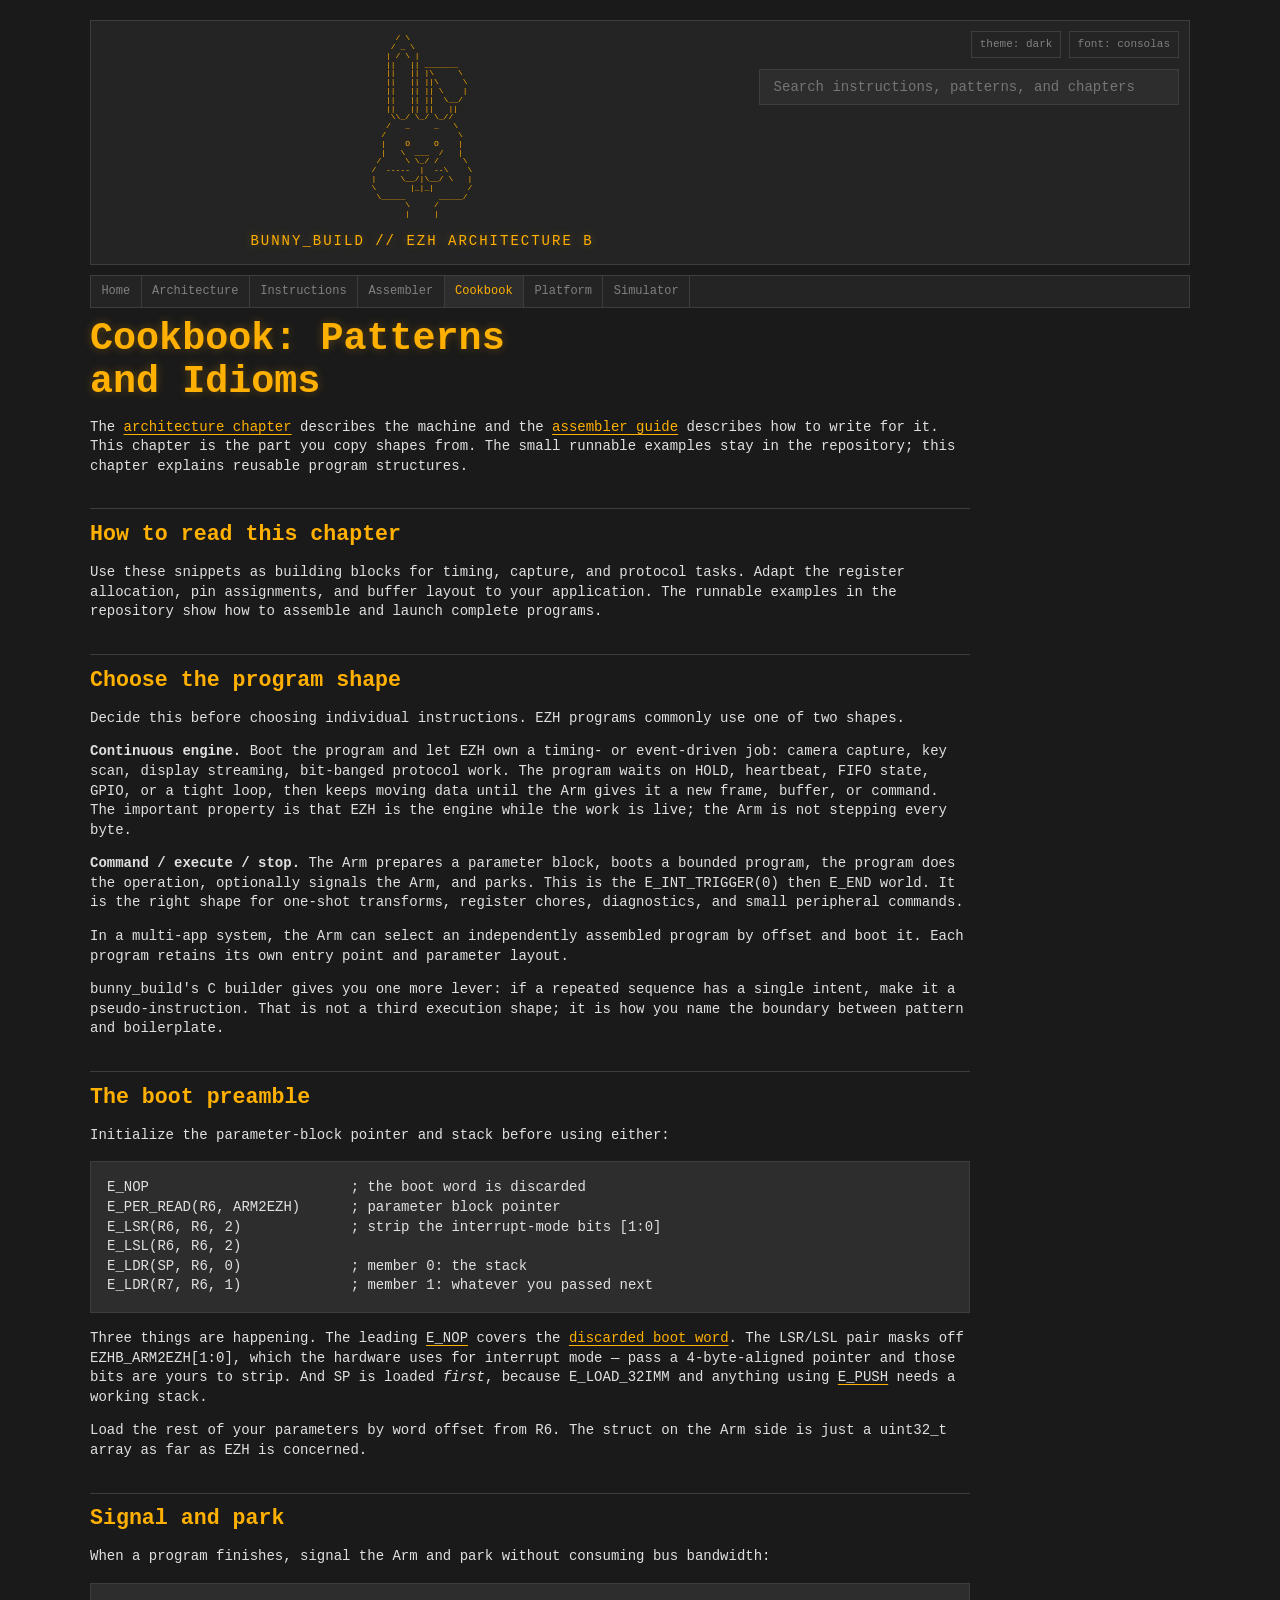
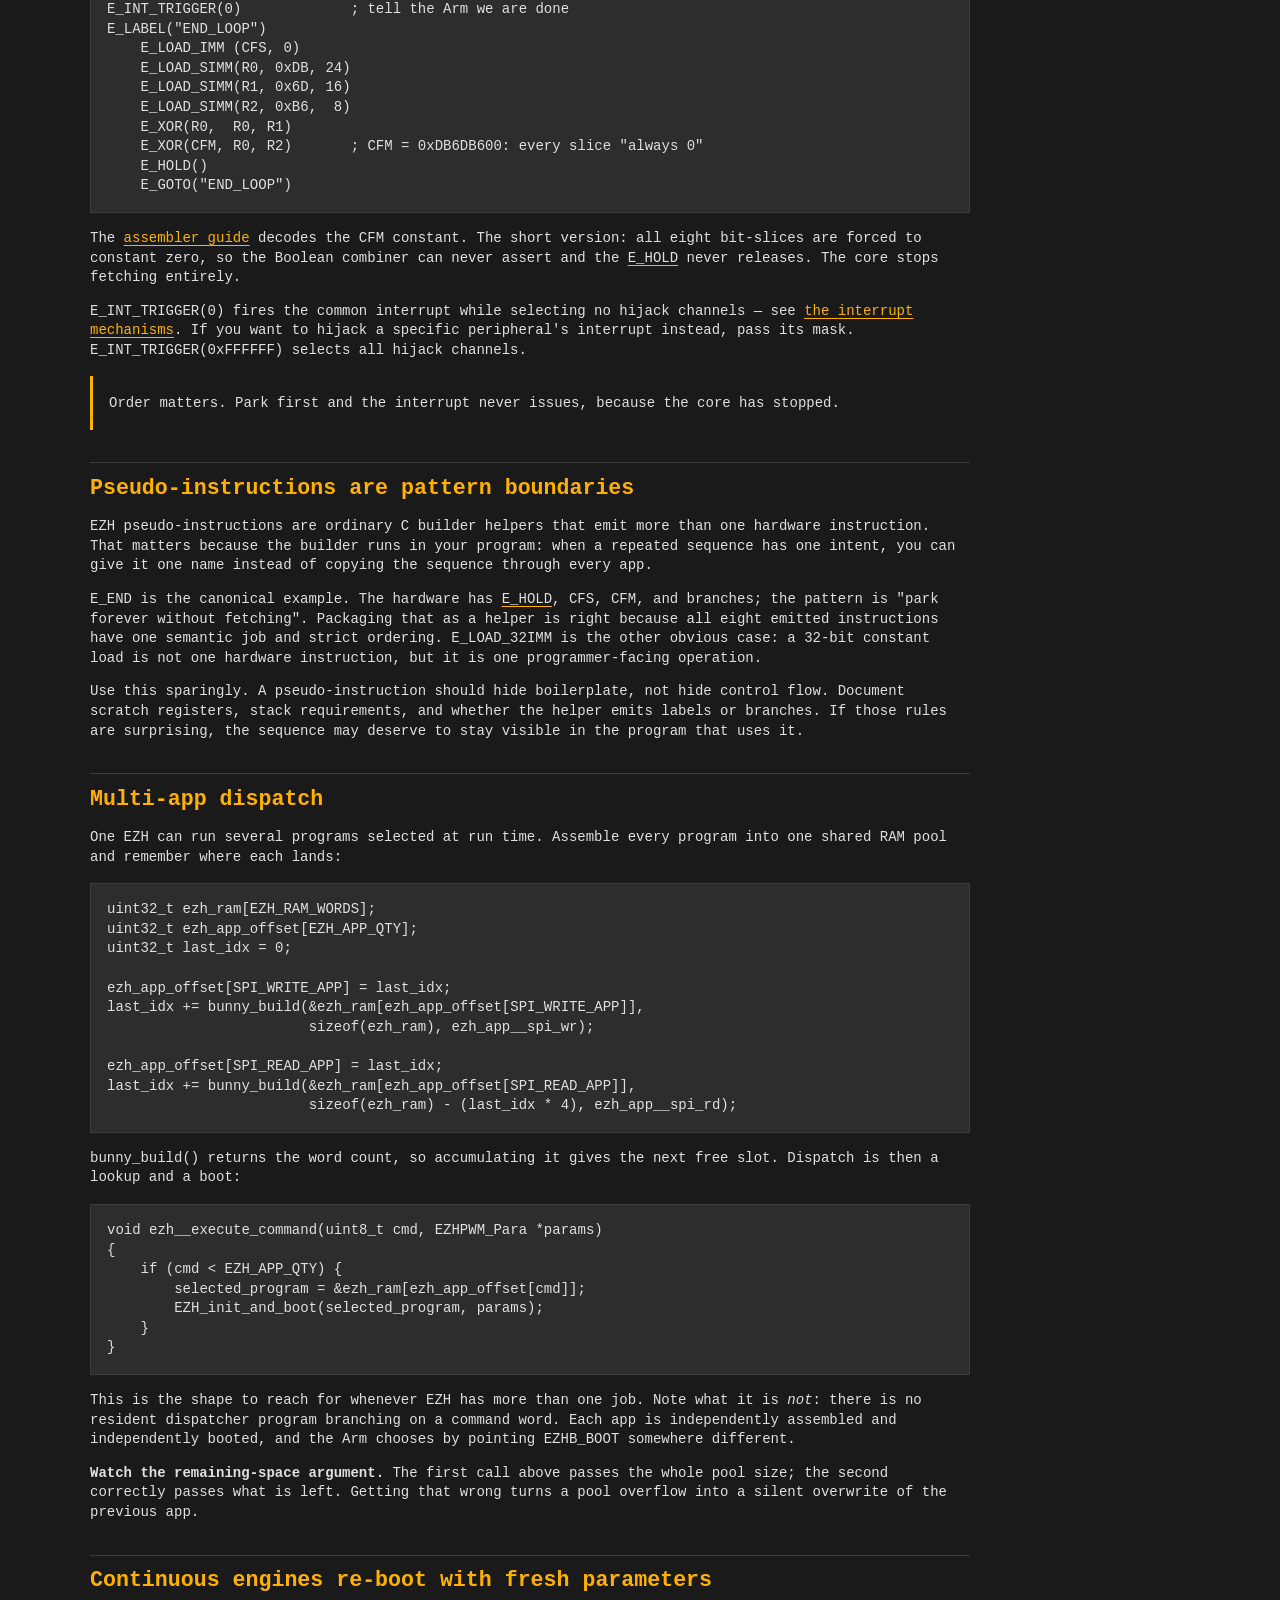
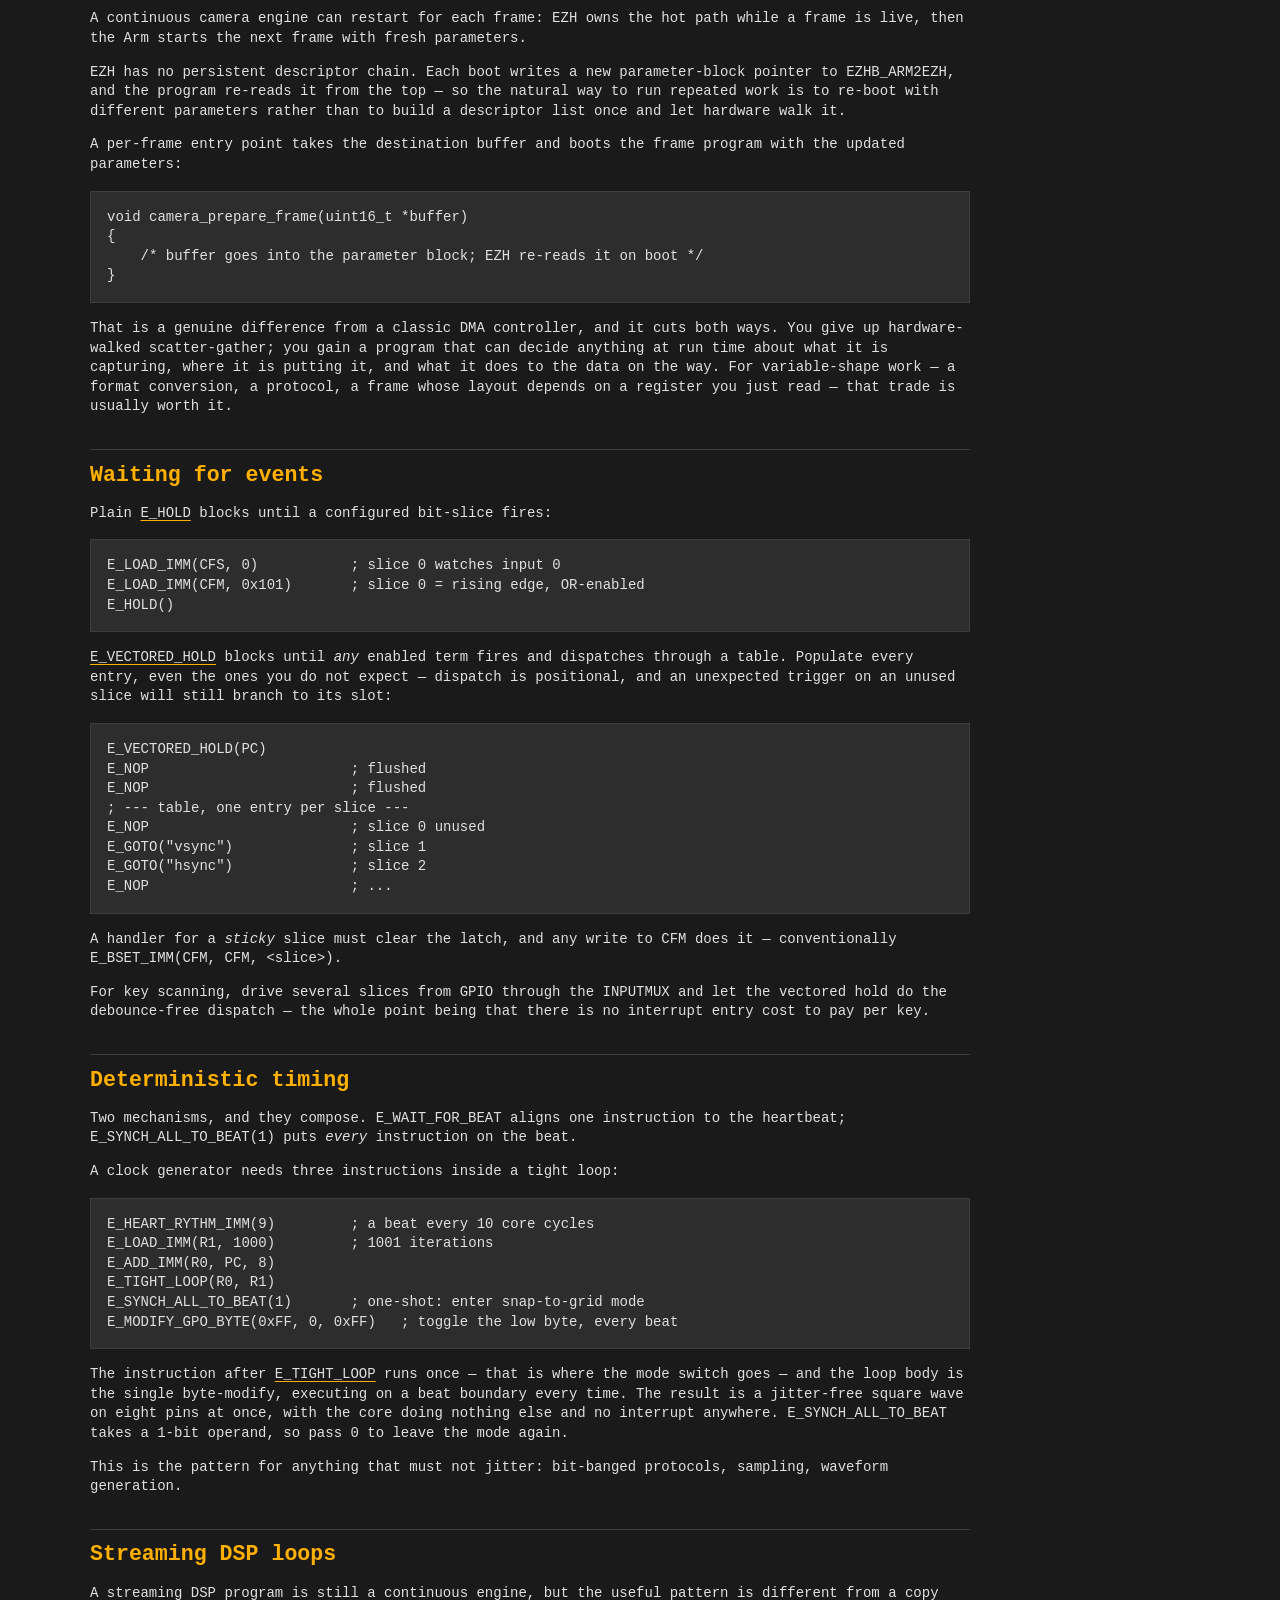
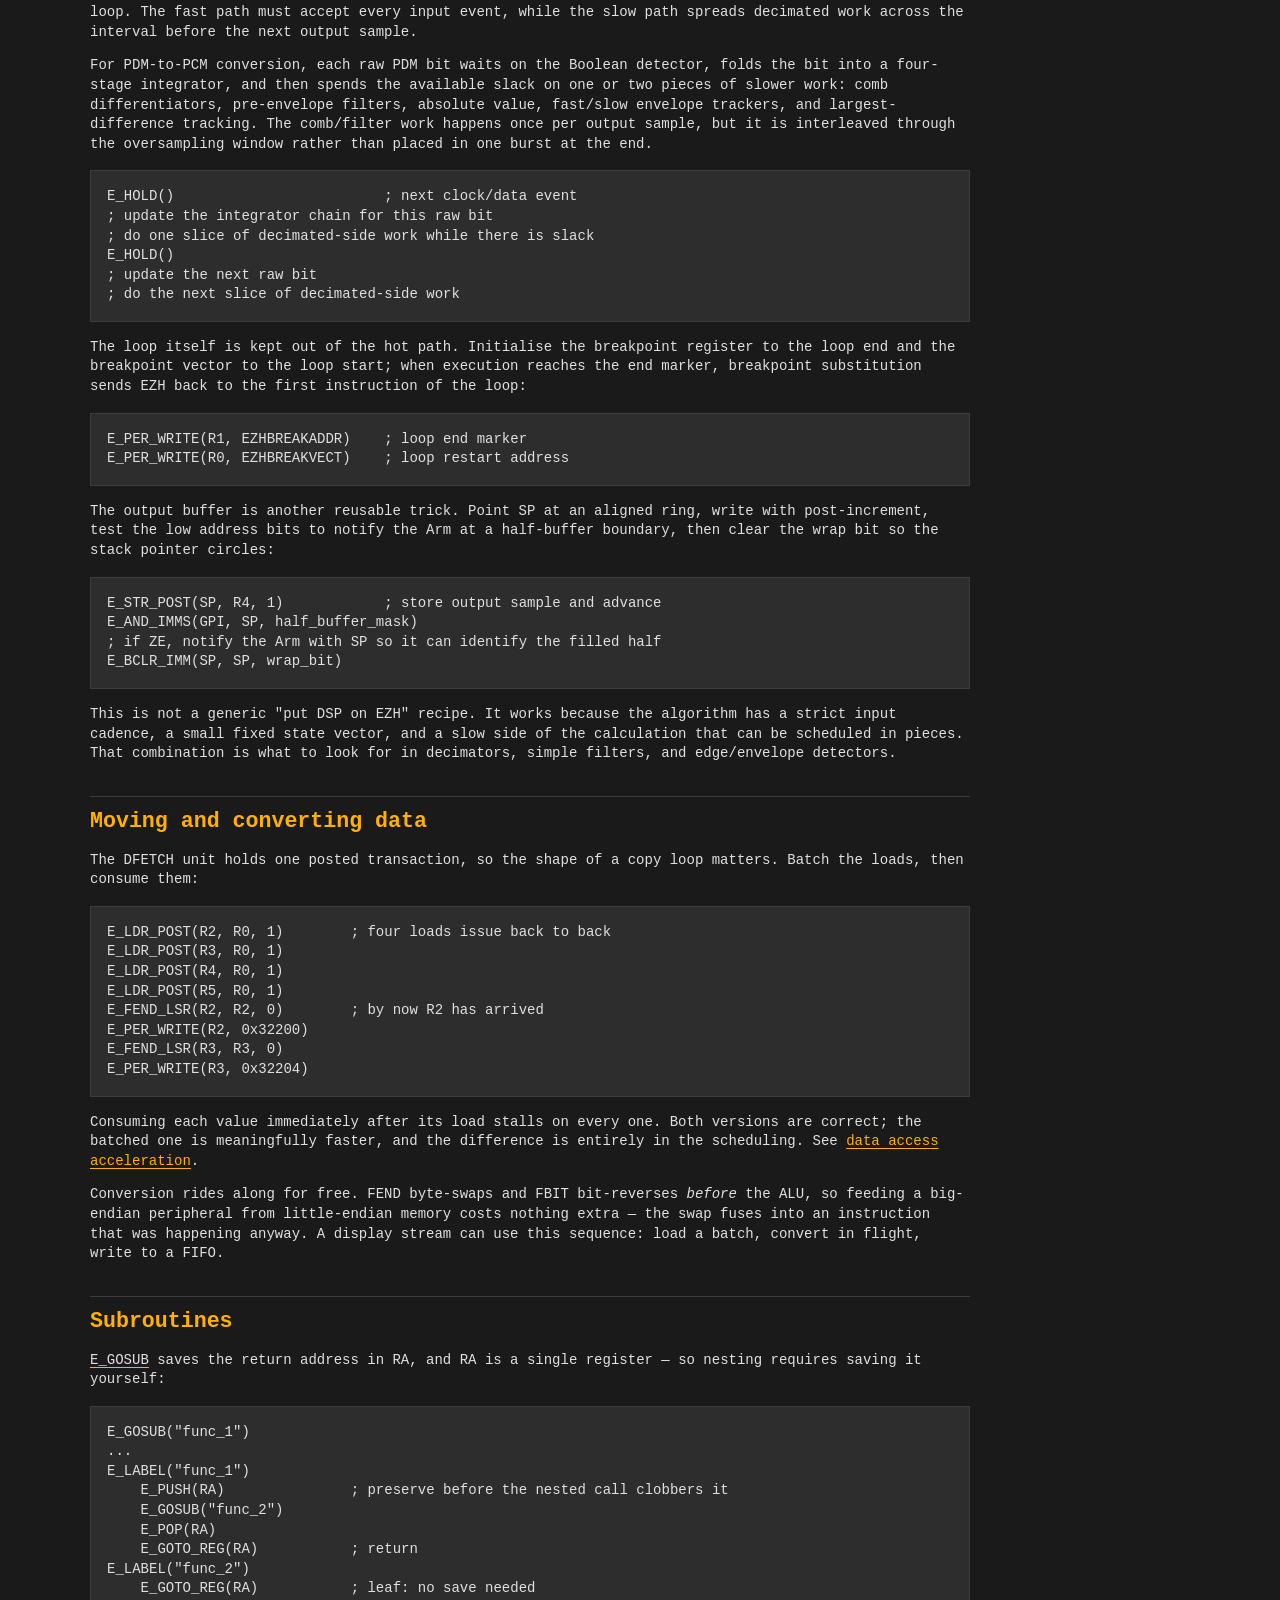
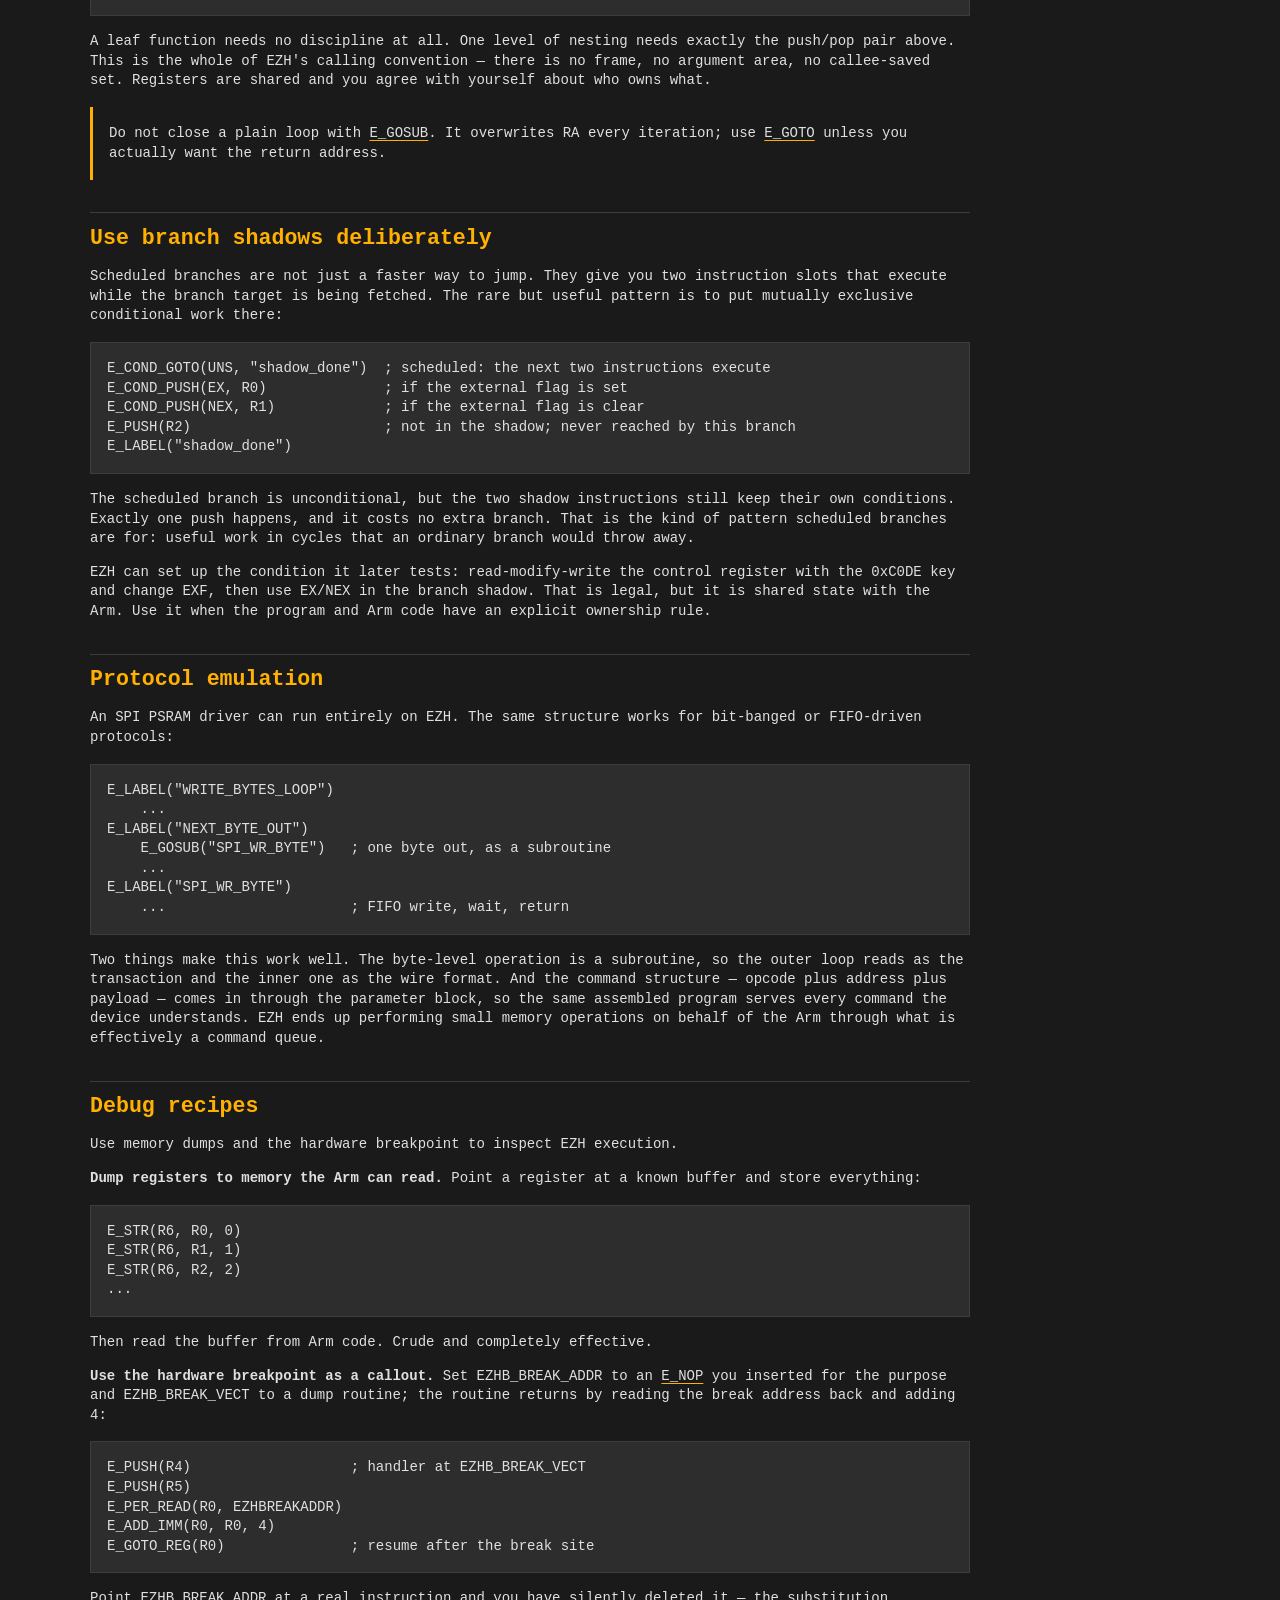
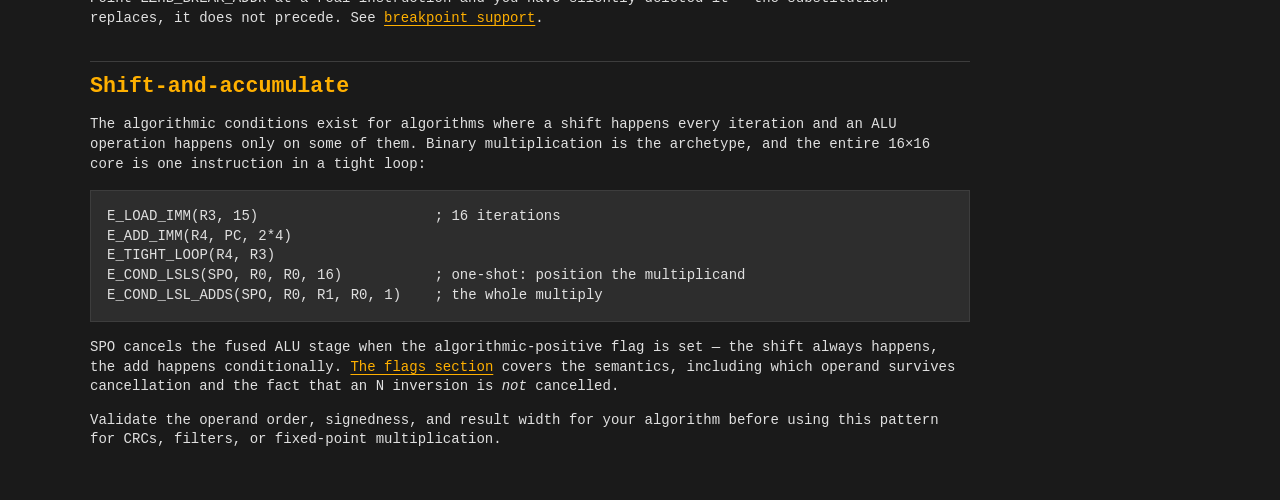
<file: docs/html/cookbook.html>
<!doctype html>
<html lang="en" data-theme="dark">
  <head>
    <meta charset="utf-8">
    <meta name="viewport" content="width=device-width, initial-scale=1">
    <title>Cookbook: Patterns and Idioms | EZH Architecture B</title>
    <style>:root {
  color-scheme: dark;
  --bg: #1a1a1a;
  --panel: #242424;
  --panel-2: #2d2d2d;
  --text: #e0e0e0;
  --muted: #808080;
  --line: #3d3d3d;
  --line-strong: #cc8800;
  --accent: #ffb000;
  --accent-2: #cc8800;
  --accent-3: #ff4444;
  --ok: #00ff00;
  --warn: #ffb000;
  --code-bg: #2d2d2d;
  --code-text: #e0e0e0;
  --focus: rgba(255, 176, 0, 0.22);
  --panel-translucent: #242424;
  --shadow: rgba(255, 176, 0, 0.12);
  --amber-glow: rgba(255, 176, 0, 0.3);
  --mono: Consolas, Monaco, "Courier New", monospace;
  --sans: var(--mono);
  --field-0: rgba(255, 176, 0, 0.18);
  --field-1: rgba(0, 255, 0, 0.10);
  --field-2: rgba(0, 200, 255, 0.12);
  --field-3: rgba(255, 80, 255, 0.12);
  --field-4: rgba(255, 96, 96, 0.14);
  --field-5: rgba(150, 150, 255, 0.14);
  --reserved: rgba(255, 255, 255, 0.03);
}

html[data-theme="light"] {
  color-scheme: light;
  --bg: #f4f1e8;
  --panel: #ece9df;
  --panel-2: #e2ded2;
  --text: #2b2721;
  --muted: #7d766a;
  --line: #c6c0af;
  --line-strong: #a87d1a;
  --accent: #8a5800;
  --accent-2: #a87d1a;
  --accent-3: #c02020;
  --ok: #0a7a0a;
  --warn: #8a5800;
  --code-bg: #e2ded2;
  --code-text: #2b2721;
  --focus: rgba(138, 88, 0, 0.22);
  --panel-translucent: #ece9df;
  --shadow: rgba(138, 88, 0, 0.16);
  --amber-glow: rgba(138, 88, 0, 0.25);
  --field-0: rgba(138, 88, 0, 0.16);
  --field-1: rgba(10, 122, 10, 0.12);
  --field-2: rgba(0, 110, 140, 0.12);
  --field-3: rgba(140, 40, 140, 0.10);
  --field-4: rgba(180, 40, 40, 0.10);
  --field-5: rgba(60, 60, 180, 0.10);
  --reserved: rgba(0, 0, 0, 0.04);
}

* {
  box-sizing: border-box;
}

html {
  scroll-behavior: smooth;
}

body {
  margin: 0;
  min-height: 100vh;
  background: var(--bg);
  color: var(--text);
  font-family: var(--mono);
  font-size: 14px;
  line-height: 1.4;
}

a {
  color: var(--accent);
  text-decoration-thickness: 1px;
  text-underline-offset: 0.18em;
}

a:hover {
  color: var(--accent-2);
}

code,
pre,
kbd {
  font-family: var(--mono);
}

code {
  color: var(--code-text);
}

pre {
  margin: 1rem 0;
  padding: 1rem;
  overflow: auto;
  border: 1px solid var(--line);
  border-radius: 0;
  background: var(--code-bg);
  color: var(--code-text);
}

button,
input {
  font: inherit;
}

.site-shell {
  width: min(1100px, calc(100% - 40px));
  margin: 0 auto;
  padding: 20px 0;
}

.site-header {
  display: grid;
  grid-template-columns: minmax(0, 1fr) minmax(280px, 420px);
  gap: 1rem;
  align-items: stretch;
  margin-bottom: 10px;
  padding: 10px;
  border: 1px solid var(--line);
  background: var(--panel);
}

.panel {
  border: 1px solid var(--line);
  background: var(--panel);
}

.bunny-container {
  min-width: 0;
  padding: 0.2rem 0.4rem;
  color: var(--accent);
  text-shadow: 0 0 10px var(--amber-glow);
  text-align: center;
}

.bunny-art {
  display: inline-block;
  margin: 0;
  padding: 0;
  border: 0;
  background: transparent;
  color: var(--accent);
  font-family: var(--mono);
  font-size: 8px;
  line-height: 1.1;
  text-align: left;
  white-space: pre;
  text-shadow: 0 0 10px var(--amber-glow);
}

.brand-title {
  margin-top: 6px;
  font-family: var(--mono);
  font-size: 14px;
  letter-spacing: 2px;
}

.brand-subtitle {
  margin-top: 2px;
  color: var(--muted);
  font-size: 11px;
  letter-spacing: 1px;
}

.top-actions {
  display: flex;
  justify-content: flex-end;
  gap: 0.45rem;
}

.icon-button {
  min-height: 1.7rem;
  padding: 0.2rem 0.5rem;
  border: 1px solid var(--line);
  border-radius: 0;
  background: transparent;
  color: var(--muted);
  font-size: 11px;
  cursor: pointer;
}

.icon-button:hover {
  border-color: var(--accent);
  color: var(--accent);
}

.search-box {
  position: relative;
  margin-top: 0.7rem;
}

.search-input {
  width: 100%;
  height: 2.2rem;
  padding: 0 0.85rem;
  border: 1px solid var(--line);
  border-radius: 0;
  background: var(--code-bg);
  color: var(--text);
  outline: none;
}

.search-input:focus {
  border-color: var(--accent);
  box-shadow: 0 0 0 3px var(--focus);
}

.search-results {
  position: absolute;
  z-index: 20;
  top: calc(100% + 0.35rem);
  right: 0;
  left: 0;
  max-height: min(70vh, 520px);
  overflow: auto;
  border: 1px solid var(--line-strong);
  border-radius: 0;
  background: var(--panel);
  box-shadow: 0 0 12px var(--shadow);
}

.search-result {
  display: block;
  padding: 0.72rem 0.8rem;
  border-bottom: 1px solid var(--line);
  color: var(--text);
  text-decoration: none;
}

.search-result:last-child {
  border-bottom: 0;
}

.search-result:hover,
.search-result:focus {
  background: var(--panel-2);
  color: var(--accent);
}

.search-result-title {
  display: block;
  font-family: var(--mono);
  font-size: 0.9rem;
}

.search-result-meta {
  display: block;
  margin-top: 0.15rem;
  color: var(--muted);
  font-size: 0.82rem;
}

.nav {
  display: flex;
  flex-wrap: wrap;
  gap: 0;
  margin-bottom: 10px;
  border: 1px solid var(--line);
  background: var(--panel);
}

.nav-link {
  padding: 0.42rem 0.65rem;
  border-right: 1px solid var(--line);
  color: var(--muted);
  font-family: var(--mono);
  font-size: 12px;
  text-decoration: none;
}

.nav-link:hover,
.nav-link.active {
  background: var(--panel-2);
  color: var(--accent);
}

.main {
  padding: 0 0 1rem;
}

.hero {
  display: grid;
  gap: 1.1rem;
  margin-bottom: 10px;
  padding: 12px;
  border: 1px solid var(--line);
  background: var(--panel);
}

.hero h1,
.prose h1,
.reference-heading h1 {
  margin: 0;
  font-family: var(--mono);
  color: var(--accent);
  font-size: clamp(1.4rem, 4vw, 2.4rem);
  line-height: 1.12;
  max-width: 18ch;
  text-shadow: 0 0 10px var(--amber-glow);
}

.hero p,
.reference-heading p {
  max-width: 74ch;
  margin: 0;
  color: var(--muted);
  font-size: 0.95rem;
}

.status-strip {
  display: grid;
  grid-template-columns: repeat(4, minmax(0, 1fr));
  gap: 0.7rem;
  margin-top: 0.3rem;
}

.stat {
  min-height: 5.5rem;
  padding: 0.7rem;
  border: 1px solid var(--line);
  border-radius: 0;
  background: var(--panel-translucent);
}

.stat-label {
  display: block;
  color: var(--muted);
  font-size: 0.78rem;
  text-transform: uppercase;
}

.stat-value {
  display: block;
  margin-top: 0.35rem;
  font-family: var(--mono);
  font-size: 1.15rem;
  color: var(--accent);
}

.tile-grid {
  display: grid;
  grid-template-columns: repeat(3, minmax(0, 1fr));
  gap: 0.85rem;
  margin-top: 1.2rem;
}

.tile {
  min-height: 9rem;
  padding: 0.85rem;
  border: 1px solid var(--line);
  border-radius: 0;
  background: var(--panel);
  color: var(--text);
  text-decoration: none;
}

.tile:hover {
  border-color: var(--accent);
  color: var(--accent);
  box-shadow: 0 0 10px var(--shadow);
}

.tile h2 {
  margin: 0;
  font-family: var(--mono);
  color: var(--accent);
  font-size: 1rem;
}

.tile p {
  margin: 0.55rem 0 0;
  color: var(--muted);
}

.prose {
  max-width: 880px;
}

.prose h1 {
  margin-bottom: 0.8rem;
}

.prose h2 {
  margin: 2rem 0 0.65rem;
  padding-top: 0.6rem;
  border-top: 1px solid var(--line);
  color: var(--accent);
  font-family: var(--mono);
  font-size: 1.35rem;
}

.prose h3 {
  margin: 1.45rem 0 0.45rem;
  color: var(--accent-2);
  font-family: var(--mono);
  font-size: 1.02rem;
}

.prose p,
.prose li {
  color: var(--text);
}

.prose blockquote {
  margin: 1rem 0;
  padding: 0.2rem 0 0.2rem 1rem;
  border-left: 3px solid var(--accent);
  color: var(--muted);
}

.prose table {
  width: 100%;
  border-collapse: collapse;
  margin: 1rem 0;
  font-size: 0.95rem;
}

.table-scroll {
  min-width: 0;
  max-width: 100%;
  width: 100%;
  overflow-x: auto;
}

.table-scroll table {
  min-width: 760px;
}

.prose th,
.prose td {
  padding: 0.55rem;
  border: 1px solid var(--line);
  vertical-align: top;
}

.prose th {
  background: var(--panel-2);
  color: var(--accent);
  text-align: left;
}

.compact-list {
  margin: 0;
  padding-left: 1rem;
}

.compact-list li + li {
  margin-top: 0.35rem;
}

.reference-heading {
  display: grid;
  gap: 0.75rem;
  margin-bottom: 1.1rem;
  padding: 12px;
  border: 1px solid var(--line);
  background: var(--panel);
}

.filter-row {
  display: grid;
  grid-template-columns: minmax(0, 1fr) auto;
  gap: 0.55rem;
  max-width: 760px;
}

.filter-input {
  height: 2.55rem;
  padding: 0 0.8rem;
  border: 1px solid var(--line);
  border-radius: 0;
  background: var(--code-bg);
  color: var(--text);
  outline: none;
}

.filter-count {
  min-width: 8.5rem;
  display: inline-grid;
  place-items: center;
  border: 1px solid var(--line);
  border-radius: 0;
  color: var(--muted);
  font-family: var(--mono);
  font-size: 0.82rem;
}

.opcode-list {
  display: grid;
  gap: 0.75rem;
  min-width: 0;
}

.opcode-panel {
  min-width: 0;
  max-width: 100%;
  border: 1px solid var(--line);
  border-radius: 0;
  background: var(--panel-translucent);
}

.opcode-panel[open] {
  border-color: var(--line-strong);
}

.opcode-summary {
  display: grid;
  grid-template-columns: minmax(0, 1fr) auto;
  gap: 0.9rem;
  align-items: center;
  min-height: 2.5rem;
  padding: 0.55rem 0.75rem;
  border-bottom: 1px solid var(--line);
  background: var(--panel-2);
  cursor: pointer;
}

.opcode-title {
  display: flex;
  flex-wrap: wrap;
  gap: 0.45rem;
  align-items: baseline;
  min-width: 0;
}

.opcode-name {
  font-family: var(--mono);
  color: var(--accent);
  font-weight: 700;
}

.opcode-meta {
  color: var(--muted);
  font-size: 0.86rem;
}

.badge-row {
  display: flex;
  flex-wrap: wrap;
  gap: 0.35rem;
}

.badge {
  display: inline-flex;
  align-items: center;
  min-height: 1.45rem;
  padding: 0 0.42rem;
  border: 1px solid var(--line);
  border-radius: 0;
  color: var(--muted);
  font-family: var(--mono);
  font-size: 0.72rem;
}

.badge.public {
  color: var(--ok);
  border-color: var(--ok);
}

.badge.warn {
  color: var(--warn);
  border-color: var(--warn);
}

.opcode-body {
  min-width: 0;
  max-width: 100%;
  padding: 0 0.9rem 1rem;
}

.form-block {
  padding: 0.85rem 0 0;
  border-top: 1px solid var(--line);
}

.form-title {
  margin: 0 0 0.5rem;
  color: var(--accent);
  font-family: var(--mono);
  font-size: 0.93rem;
}

.bitfield {
  width: 100%;
  max-width: 100%;
  overflow-x: auto;
  padding-bottom: 0.2rem;
}

.bitfield svg {
  display: block;
  min-width: 660px;
  height: auto;
}

.bitfield svg rect {
  stroke: var(--line);
}

.bitfield svg rect[data-tip] {
  cursor: help;
}

.bitfield svg rect[data-tip]:hover {
  stroke: var(--accent);
  stroke-width: 1.5;
}

.bitfield svg text {
  fill: var(--text);
  pointer-events: none;
}

.bitfield svg text.bit,
.bitfield svg text.vrz {
  fill: var(--muted);
}

.bitfield svg text.vfx {
  fill: var(--ok);
}

.bitfield .fx {
  fill: var(--panel-2);
}

.bitfield .rz {
  fill: var(--reserved);
}

.bitfield .f0 {
  fill: var(--field-0);
}

.bitfield .f1 {
  fill: var(--field-1);
}

.bitfield .f2 {
  fill: var(--field-2);
}

.bitfield .f3 {
  fill: var(--field-3);
}

.bitfield .f4 {
  fill: var(--field-4);
}

.bitfield .f5 {
  fill: var(--field-5);
}

.mnemonic-table {
  width: 100%;
  border-collapse: collapse;
  margin: 0.7rem 0;
  font-size: 0.9rem;
}

.mnemonic-table th,
.mnemonic-table td {
  padding: 0.48rem;
  border: 1px solid var(--line);
  vertical-align: top;
}

.mnemonic-table th {
  background: var(--panel-2);
  color: var(--accent);
  text-align: left;
}

.small-note {
  color: var(--muted);
  font-size: 0.88rem;
}

.toc {
  margin: 1rem 0 1.2rem;
  padding: 0.8rem;
  border: 1px solid var(--line);
  border-radius: 0;
  background: var(--panel);
}

.toc ul {
  margin: 0;
  padding-left: 1.1rem;
}

.site-footer {
  padding: 1rem 0 1.6rem;
  border-top: 1px solid var(--line);
  color: var(--muted);
  font-size: 11px;
  text-align: center;
}

.tip {
  position: fixed;
  z-index: 50;
  max-width: min(360px, calc(100vw - 24px));
  padding: 0.5rem 0.6rem;
  border: 1px solid var(--line-strong);
  border-radius: 0;
  background: var(--code-bg);
  color: var(--text);
  box-shadow: 0 0 12px var(--shadow);
  font-size: 0.85rem;
  pointer-events: none;
}

[hidden] {
  display: none !important;
}

@media (max-width: 860px) {
  .site-shell {
    width: min(100% - 24px, 1180px);
  }

  .site-header {
    grid-template-columns: 1fr;
  }

  .top-actions {
    justify-content: flex-start;
  }

  .status-strip,
  .tile-grid {
    grid-template-columns: 1fr;
  }

  .filter-row {
    grid-template-columns: 1fr;
  }

  .opcode-summary {
    grid-template-columns: 1fr;
  }
}
</style>
    <script src="vendor/minisearch/minisearch-7.2.0.js"></script>
    <script src="search_index.js"></script>
  </head>
  <body>
    <div class="site-shell">
      <header class="site-header panel">
        <div class="bunny-container">
          <pre class="bunny-art" aria-hidden="true">     / \
    / _ \
   | / \ |
   ||   || _______
   ||   || |\     \
   ||   || ||\     \
   ||   || || \    |
   ||   || ||  \__/
   ||   || ||   ||
    \\_/ \_/ \_//
   /   _     _   \
  /               \
  |    O     O    |
  |   \  ___  /   |
 /     \ \_/ /     \
/  -----  |  --\    \
|     \__/|\__/ \   |
\       |_|_|       /
 \_____       _____/
       \     /
       |     |</pre>
          <div class="brand-title">BUNNY_BUILD // EZH ARCHITECTURE B</div>
        </div>
        <div>
          <div class="top-actions">
            <button class="icon-button" type="button" data-action="theme" title="Toggle theme" aria-label="Toggle theme">theme: dark</button>
            <button class="icon-button" type="button" data-action="font" title="Cycle monospace font" aria-label="Cycle monospace font">font: consolas</button>
          </div>
          <div class="search-box">
            <input id="site-search" class="search-input" type="search" autocomplete="off" placeholder="Search instructions, patterns, and chapters">
            <div id="site-search-results" class="search-results" hidden></div>
          </div>
        </div>
      </header>

      <nav class="nav" aria-label="Primary">

        <a class="nav-link" href="index.html">Home</a>

        <a class="nav-link" href="architecture.html">Architecture</a>

        <a class="nav-link" href="instructions.html">Instructions</a>

        <a class="nav-link" href="assembler.html">Assembler</a>

        <a class="nav-link active" href="cookbook.html">Cookbook</a>

        <a class="nav-link" href="platform.html">Platform</a>

        <a class="nav-link" href="simulator.html">Simulator</a>

      </nav>

      <main class="main">
        <article class="prose">
  <h1>Cookbook: Patterns and Idioms</h1>
<p>The <a href="architecture.html">architecture chapter</a> describes the machine and the
<a href="assembler.html">assembler guide</a> describes how to write for it. This chapter is the
part you copy shapes from. The small runnable examples stay in the repository; this
chapter explains reusable program structures.</p>
<h2 id="how-to-read">How to read this chapter</h2>
<p>Use these snippets as building blocks for timing, capture, and protocol tasks.
Adapt the register allocation, pin assignments, and buffer layout to your application.
The runnable examples in the repository show how to assemble and launch complete programs.</p>
<h2 id="program-shapes">Choose the program shape</h2>
<p>Decide this before choosing individual instructions. EZH programs commonly use
one of two shapes.</p>
<p><strong>Continuous engine.</strong> Boot the program and let EZH own a timing- or event-driven job:
camera capture, key scan, display streaming, bit-banged protocol work. The program waits
on <code>HOLD</code>, heartbeat, FIFO state, GPIO, or a tight loop, then keeps moving data until the
Arm gives it a new frame, buffer, or command. The important property is that EZH is the
engine while the work is live; the Arm is not stepping every byte.</p>
<p><strong>Command / execute / stop.</strong> The Arm prepares a parameter block, boots a bounded program,
the program does the operation, optionally signals the Arm, and parks. This is the
<code>E_INT_TRIGGER(0)</code> then <code>E_END</code> world. It is the right shape for one-shot transforms,
register chores, diagnostics, and small peripheral commands.</p>
<p>In a multi-app system, the Arm can select an independently assembled program by
offset and boot it. Each program retains its own entry point and parameter layout.</p>
<p>bunny_build's C builder gives you one more lever: if a repeated sequence has a single
intent, make it a pseudo-instruction. That is not a third execution shape; it is how you
name the boundary between pattern and boilerplate.</p>
<h2 id="boot-preamble">The boot preamble</h2>
<p>Initialize the parameter-block pointer and stack before using either:</p>
<pre><code>E_NOP                        ; the boot word is discarded
E_PER_READ(R6, ARM2EZH)      ; parameter block pointer
E_LSR(R6, R6, 2)             ; strip the interrupt-mode bits [1:0]
E_LSL(R6, R6, 2)
E_LDR(SP, R6, 0)             ; member 0: the stack
E_LDR(R7, R6, 1)             ; member 1: whatever you passed next
</code></pre>
<p>Three things are happening. The leading <a href="instructions.html#nop"><code>E_NOP</code></a> covers the
<a href="architecture.html#system-context">discarded boot word</a>. The <code>LSR</code>/<code>LSL</code> pair masks off
<code>EZHB_ARM2EZH[1:0]</code>, which the hardware uses for interrupt mode — pass a 4-byte-aligned
pointer and those bits are yours to strip. And <code>SP</code> is loaded <em>first</em>, because
<code>E_LOAD_32IMM</code> and anything using <a href="instructions.html#str"><code>E_PUSH</code></a> needs a working stack.</p>
<p>Load the rest of your parameters by word offset from <code>R6</code>. The struct on the Arm side is
just a <code>uint32_t</code> array as far as EZH is concerned.</p>
<h2 id="signal-and-park">Signal and park</h2>
<p>When a program finishes, signal the Arm and park without consuming bus bandwidth:</p>
<pre><code>E_INT_TRIGGER(0)             ; tell the Arm we are done
E_LABEL(&quot;END_LOOP&quot;)
    E_LOAD_IMM (CFS, 0)
    E_LOAD_SIMM(R0, 0xDB, 24)
    E_LOAD_SIMM(R1, 0x6D, 16)
    E_LOAD_SIMM(R2, 0xB6,  8)
    E_XOR(R0,  R0, R1)
    E_XOR(CFM, R0, R2)       ; CFM = 0xDB6DB600: every slice &quot;always 0&quot;
    E_HOLD()
    E_GOTO(&quot;END_LOOP&quot;)
</code></pre>
<p>The <a href="assembler.html#park">assembler guide</a> decodes the <code>CFM</code> constant. The short version:
all eight bit-slices are forced to constant zero, so the Boolean combiner can never assert
and the <a href="instructions.html#hold"><code>E_HOLD</code></a> never releases. The core stops fetching entirely.</p>
<p><code>E_INT_TRIGGER(0)</code> fires the common interrupt while selecting no hijack channels — see
<a href="architecture.html#arm-ezh">the interrupt mechanisms</a>. If you want to hijack a specific
peripheral's interrupt instead, pass its mask. <code>E_INT_TRIGGER(0xFFFFFF)</code> selects
all hijack channels.</p>
<blockquote>
<p>Order matters. Park first and the interrupt never issues, because the core has stopped.</p>
</blockquote>
<h2 id="pseudo-instructions">Pseudo-instructions are pattern boundaries</h2>
<p>EZH pseudo-instructions are ordinary C builder helpers that emit more than one hardware
instruction. That matters because the builder runs in your program: when a repeated
sequence has one intent, you can give it one name instead of copying the sequence through
every app.</p>
<p><code>E_END</code> is the canonical example. The hardware has <a href="instructions.html#hold"><code>E_HOLD</code></a>, <code>CFS</code>, <code>CFM</code>, and
branches; the pattern is "park forever without fetching". Packaging that as a helper is
right because all eight emitted instructions have one semantic job and strict ordering.
<code>E_LOAD_32IMM</code> is the other obvious case: a 32-bit constant load is not one hardware
instruction, but it is one programmer-facing operation.</p>
<p>Use this sparingly. A pseudo-instruction should hide boilerplate, not hide control flow.
Document scratch registers, stack requirements, and whether the helper emits labels or
branches. If those rules are surprising, the sequence may deserve to stay visible in the
program that uses it.</p>
<h2 id="multi-app">Multi-app dispatch</h2>
<p>One EZH can run several programs selected at run time. Assemble every
program into one shared RAM pool and remember where each lands:</p>
<pre><code class="language-c">uint32_t ezh_ram[EZH_RAM_WORDS];
uint32_t ezh_app_offset[EZH_APP_QTY];
uint32_t last_idx = 0;

ezh_app_offset[SPI_WRITE_APP] = last_idx;
last_idx += bunny_build(&amp;ezh_ram[ezh_app_offset[SPI_WRITE_APP]],
                        sizeof(ezh_ram), ezh_app__spi_wr);

ezh_app_offset[SPI_READ_APP] = last_idx;
last_idx += bunny_build(&amp;ezh_ram[ezh_app_offset[SPI_READ_APP]],
                        sizeof(ezh_ram) - (last_idx * 4), ezh_app__spi_rd);
</code></pre>
<p><code>bunny_build()</code> returns the word count, so accumulating it gives the next free slot.
Dispatch is then a lookup and a boot:</p>
<pre><code class="language-c">void ezh__execute_command(uint8_t cmd, EZHPWM_Para *params)
{
    if (cmd &lt; EZH_APP_QTY) {
        selected_program = &amp;ezh_ram[ezh_app_offset[cmd]];
        EZH_init_and_boot(selected_program, params);
    }
}
</code></pre>
<p>This is the shape to reach for whenever EZH has more than one job. Note what it is <em>not</em>:
there is no resident dispatcher program branching on a command word. Each app is
independently assembled and independently booted, and the Arm chooses by pointing
<code>EZHB_BOOT</code> somewhere different.</p>
<p><strong>Watch the remaining-space argument.</strong> The first call above passes the whole pool size;
the second correctly passes what is left. Getting that wrong turns a pool overflow into a
silent overwrite of the previous app.</p>
<h2 id="capture">Continuous engines re-boot with fresh parameters</h2>
<p>A continuous camera engine can restart for each frame: EZH owns the hot path
while a frame is live, then the Arm starts the next frame with fresh parameters.</p>
<p>EZH has no persistent descriptor chain. Each boot writes a new parameter-block pointer to
<code>EZHB_ARM2EZH</code>, and the program re-reads it from the top — so the natural way to run
repeated work is to re-boot with different parameters rather than to build a descriptor
list once and let hardware walk it.</p>
<p>A per-frame entry point takes the destination buffer and boots the frame program
with the updated parameters:</p>
<pre><code class="language-c">void camera_prepare_frame(uint16_t *buffer)
{
    /* buffer goes into the parameter block; EZH re-reads it on boot */
}
</code></pre>
<p>That is a genuine difference from a classic DMA controller, and it cuts both ways. You give
up hardware-walked scatter-gather; you gain a program that can decide anything at run time
about what it is capturing, where it is putting it, and what it does to the data on the
way. For variable-shape work — a format conversion, a protocol, a frame whose layout
depends on a register you just read — that trade is usually worth it.</p>
<h2 id="events">Waiting for events</h2>
<p>Plain <a href="instructions.html#hold"><code>E_HOLD</code></a> blocks until a configured bit-slice fires:</p>
<pre><code>E_LOAD_IMM(CFS, 0)           ; slice 0 watches input 0
E_LOAD_IMM(CFM, 0x101)       ; slice 0 = rising edge, OR-enabled
E_HOLD()
</code></pre>
<p><a href="instructions.html#hold"><code>E_VECTORED_HOLD</code></a> blocks until <em>any</em> enabled term fires and dispatches through a table.
Populate every entry, even the ones you do not expect — dispatch is positional, and an
unexpected trigger on an unused slice will still branch to its slot:</p>
<pre><code>E_VECTORED_HOLD(PC)
E_NOP                        ; flushed
E_NOP                        ; flushed
; --- table, one entry per slice ---
E_NOP                        ; slice 0 unused
E_GOTO(&quot;vsync&quot;)              ; slice 1
E_GOTO(&quot;hsync&quot;)              ; slice 2
E_NOP                        ; ...
</code></pre>
<p>A handler for a <em>sticky</em> slice must clear the latch, and any write to <code>CFM</code> does it —
conventionally <code>E_BSET_IMM(CFM, CFM, &lt;slice&gt;)</code>.</p>
<p>For key scanning, drive several slices from GPIO through the INPUTMUX and let
the vectored hold do the debounce-free dispatch — the whole point being that there is no
interrupt entry cost to pay per key.</p>
<h2 id="timing">Deterministic timing</h2>
<p>Two mechanisms, and they compose. <code>E_WAIT_FOR_BEAT</code> aligns one instruction to the
heartbeat; <code>E_SYNCH_ALL_TO_BEAT(1)</code> puts <em>every</em> instruction on the beat.</p>
<p>A clock generator needs three instructions inside a tight loop:</p>
<pre><code>E_HEART_RYTHM_IMM(9)         ; a beat every 10 core cycles
E_LOAD_IMM(R1, 1000)         ; 1001 iterations
E_ADD_IMM(R0, PC, 8)
E_TIGHT_LOOP(R0, R1)
E_SYNCH_ALL_TO_BEAT(1)       ; one-shot: enter snap-to-grid mode
E_MODIFY_GPO_BYTE(0xFF, 0, 0xFF)   ; toggle the low byte, every beat
</code></pre>
<p>The instruction after <a href="instructions.html#tight_loop"><code>E_TIGHT_LOOP</code></a> runs once — that is where the mode switch goes —
and the loop body is the single byte-modify, executing on a beat boundary every time. The
result is a jitter-free square wave on eight pins at once, with the core doing nothing
else and no interrupt anywhere. <code>E_SYNCH_ALL_TO_BEAT</code> takes a 1-bit operand, so pass <code>0</code>
to leave the mode again.</p>
<p>This is the pattern for anything that must not jitter: bit-banged protocols, sampling,
waveform generation.</p>
<h2 id="streaming-dsp">Streaming DSP loops</h2>
<p>A streaming DSP program is still a continuous engine, but the useful pattern is different
from a copy loop. The fast path must accept every input event, while the slow path spreads
decimated work across the interval before the next output sample.</p>
<p>For PDM-to-PCM conversion, each raw PDM bit waits on
the Boolean detector, folds the bit into a four-stage integrator, and then spends the
available slack on one or two pieces of slower work: comb differentiators, pre-envelope
filters, absolute value, fast/slow envelope trackers, and largest-difference tracking.
The comb/filter work happens once per output sample, but it is interleaved through the
oversampling window rather than placed in one burst at the end.</p>
<pre><code>E_HOLD()                         ; next clock/data event
; update the integrator chain for this raw bit
; do one slice of decimated-side work while there is slack
E_HOLD()
; update the next raw bit
; do the next slice of decimated-side work
</code></pre>
<p>The loop itself is kept out of the hot path. Initialise the breakpoint register to the
loop end and the breakpoint vector to the loop start; when execution reaches the end
marker, breakpoint substitution sends EZH back to the first instruction of the loop:</p>
<pre><code>E_PER_WRITE(R1, EZHBREAKADDR)    ; loop end marker
E_PER_WRITE(R0, EZHBREAKVECT)    ; loop restart address
</code></pre>
<p>The output buffer is another reusable trick. Point <code>SP</code> at an aligned ring, write with
post-increment, test the low address bits to notify the Arm at a half-buffer boundary,
then clear the wrap bit so the stack pointer circles:</p>
<pre><code>E_STR_POST(SP, R4, 1)            ; store output sample and advance
E_AND_IMMS(GPI, SP, half_buffer_mask)
; if ZE, notify the Arm with SP so it can identify the filled half
E_BCLR_IMM(SP, SP, wrap_bit)
</code></pre>
<p>This is not a generic "put DSP on EZH" recipe. It works because the algorithm has a
strict input cadence, a small fixed state vector, and a slow side of the calculation that
can be scheduled in pieces. That combination is what to look for in decimators, simple
filters, and edge/envelope detectors.</p>
<h2 id="data-movement">Moving and converting data</h2>
<p>The DFETCH unit holds one posted transaction, so the shape of a copy loop matters. Batch
the loads, then consume them:</p>
<pre><code>E_LDR_POST(R2, R0, 1)        ; four loads issue back to back
E_LDR_POST(R3, R0, 1)
E_LDR_POST(R4, R0, 1)
E_LDR_POST(R5, R0, 1)
E_FEND_LSR(R2, R2, 0)        ; by now R2 has arrived
E_PER_WRITE(R2, 0x32200)
E_FEND_LSR(R3, R3, 0)
E_PER_WRITE(R3, 0x32204)
</code></pre>
<p>Consuming each value immediately after its load stalls on every one. Both versions are
correct; the batched one is meaningfully faster, and the difference is entirely in the
scheduling. See <a href="architecture.html#dfetch">data access acceleration</a>.</p>
<p>Conversion rides along for free. <code>FEND</code> byte-swaps and <code>FBIT</code> bit-reverses <em>before</em> the
ALU, so feeding a big-endian peripheral from little-endian memory costs nothing extra —
the swap fuses into an instruction that was happening anyway. A display stream can use this sequence: load a batch, convert in flight, write to a
FIFO.</p>
<h2 id="subroutines">Subroutines</h2>
<p><a href="instructions.html#gosub"><code>E_GOSUB</code></a> saves the return address in <code>RA</code>, and <code>RA</code> is a single register — so nesting
requires saving it yourself:</p>
<pre><code>E_GOSUB(&quot;func_1&quot;)
...
E_LABEL(&quot;func_1&quot;)
    E_PUSH(RA)               ; preserve before the nested call clobbers it
    E_GOSUB(&quot;func_2&quot;)
    E_POP(RA)
    E_GOTO_REG(RA)           ; return
E_LABEL(&quot;func_2&quot;)
    E_GOTO_REG(RA)           ; leaf: no save needed
</code></pre>
<p>A leaf function needs no discipline at all. One level of nesting needs exactly the
push/pop pair above. This is the whole of EZH's calling convention — there is no frame, no
argument area, no callee-saved set. Registers are shared and you agree with yourself about
who owns what.</p>
<blockquote>
<p>Do not close a plain loop with <a href="instructions.html#gosub"><code>E_GOSUB</code></a>. It overwrites <code>RA</code> every iteration; use
<a href="instructions.html#goto"><code>E_GOTO</code></a> unless you actually want the return address.</p>
</blockquote>
<h2 id="branch-shadow">Use branch shadows deliberately</h2>
<p>Scheduled branches are not just a faster way to jump. They give you two instruction
slots that execute while the branch target is being fetched. The rare but useful pattern
is to put mutually exclusive conditional work there:</p>
<pre><code>E_COND_GOTO(UNS, &quot;shadow_done&quot;)  ; scheduled: the next two instructions execute
E_COND_PUSH(EX, R0)              ; if the external flag is set
E_COND_PUSH(NEX, R1)             ; if the external flag is clear
E_PUSH(R2)                       ; not in the shadow; never reached by this branch
E_LABEL(&quot;shadow_done&quot;)
</code></pre>
<p>The scheduled branch is unconditional, but the two shadow instructions still keep their
own conditions. Exactly one push happens, and it costs no extra branch. That is the kind
of pattern scheduled branches are for: useful work in cycles that an ordinary branch
would throw away.</p>
<p>EZH can set up the condition it later tests: read-modify-write the control register with the <code>0xC0DE</code> key and change <code>EXF</code>, then
use <code>EX</code>/<code>NEX</code> in the branch shadow. That is legal, but it is shared state with the Arm.
Use it when the program and Arm code have an explicit ownership rule.</p>
<h2 id="protocol">Protocol emulation</h2>
<p>An SPI PSRAM driver can run entirely on EZH. The same structure works for
bit-banged or FIFO-driven protocols:</p>
<pre><code>E_LABEL(&quot;WRITE_BYTES_LOOP&quot;)
    ...
E_LABEL(&quot;NEXT_BYTE_OUT&quot;)
    E_GOSUB(&quot;SPI_WR_BYTE&quot;)   ; one byte out, as a subroutine
    ...
E_LABEL(&quot;SPI_WR_BYTE&quot;)
    ...                      ; FIFO write, wait, return
</code></pre>
<p>Two things make this work well. The byte-level operation is a subroutine, so the outer
loop reads as the transaction and the inner one as the wire format. And the command
structure — opcode plus address plus payload — comes in through the parameter block, so
the same assembled program serves every command the device understands. EZH ends up
performing small memory operations on behalf of the Arm through what is effectively a
command queue.</p>
<h2 id="debug">Debug recipes</h2>
<p>Use memory dumps and the hardware breakpoint to inspect EZH execution.</p>
<p><strong>Dump registers to memory the Arm can read.</strong> Point a register at a known buffer and
store everything:</p>
<pre><code>E_STR(R6, R0, 0)
E_STR(R6, R1, 1)
E_STR(R6, R2, 2)
...
</code></pre>
<p>Then read the buffer from Arm code. Crude and completely effective.</p>
<p><strong>Use the hardware breakpoint as a callout.</strong> Set <code>EZHB_BREAK_ADDR</code> to an <a href="instructions.html#nop"><code>E_NOP</code></a> you
inserted for the purpose and <code>EZHB_BREAK_VECT</code> to a dump routine; the routine returns by
reading the break address back and adding 4:</p>
<pre><code>E_PUSH(R4)                   ; handler at EZHB_BREAK_VECT
E_PUSH(R5)
E_PER_READ(R0, EZHBREAKADDR)
E_ADD_IMM(R0, R0, 4)
E_GOTO_REG(R0)               ; resume after the break site
</code></pre>
<p>Point <code>EZHB_BREAK_ADDR</code> at a real instruction and you have silently deleted it — the
substitution replaces, it does not precede. See
<a href="architecture.html#breakpoint">breakpoint support</a>.</p>
<h2 id="algorithmic">Shift-and-accumulate</h2>
<p>The algorithmic conditions exist for algorithms where a shift happens every iteration and
an ALU operation happens only on some of them. Binary multiplication is the archetype, and
the entire 16×16 core is one instruction in a tight loop:</p>
<pre><code>E_LOAD_IMM(R3, 15)                     ; 16 iterations
E_ADD_IMM(R4, PC, 2*4)
E_TIGHT_LOOP(R4, R3)
E_COND_LSLS(SPO, R0, R0, 16)           ; one-shot: position the multiplicand
E_COND_LSL_ADDS(SPO, R0, R1, R0, 1)    ; the whole multiply
</code></pre>
<p><code>SPO</code> cancels the fused ALU stage when the algorithmic-positive flag is set — the shift
always happens, the add happens conditionally. <a href="architecture.html#flags">The flags section</a>
covers the semantics, including which operand survives cancellation and the fact that an
<code>N</code> inversion is <em>not</em> cancelled.</p>
<p>Validate the operand order, signedness, and result width for your algorithm before
using this pattern for CRCs, filters, or fixed-point multiplication.</p>
</article>

      </main>

    </div>
    <script>(function () {
  const themeButton = document.querySelector("[data-action='theme']");
  const fontButton = document.querySelector("[data-action='font']");
  const root = document.documentElement;
  const fonts = [
    ["consolas", "Consolas, Monaco, 'Courier New', monospace"],
    ["cascadia", "'Cascadia Code', 'Cascadia Mono', Consolas, monospace"],
    ["jetbrains", "'JetBrains Mono', Consolas, monospace"],
    ["ibm plex", "'IBM Plex Mono', Consolas, monospace"],
    ["courier", "'Courier New', Courier, monospace"],
  ];
  let fontIndex = 0;

  function setTheme(next) {
    root.dataset.theme = next;
    if (themeButton) themeButton.textContent = "theme: " + next;
    try {
      localStorage.setItem("ezh-theme", next);
    } catch (_) {}
  }

  function setFontIndex(next) {
    const index = ((next % fonts.length) + fonts.length) % fonts.length;
    fontIndex = index;
    root.style.setProperty("--mono", fonts[index][1]);
    if (fontButton) fontButton.textContent = "font: " + fonts[index][0];
    try {
      localStorage.setItem("ezh-font-index", String(index));
    } catch (_) {}
  }

  try {
    const savedTheme = localStorage.getItem("ezh-theme");
    const savedFont = localStorage.getItem("ezh-font-index");
    if (savedTheme) setTheme(savedTheme);
    if (savedFont) setFontIndex(parseInt(savedFont, 10) || 0);
  } catch (_) {}
  setTheme(root.dataset.theme || "dark");
  if (!root.style.getPropertyValue("--mono")) setFontIndex(0);

  if (themeButton) {
    themeButton.addEventListener("click", function () {
      setTheme(root.dataset.theme === "light" ? "dark" : "light");
    });
  }

  if (fontButton) {
    fontButton.addEventListener("click", function () {
      setFontIndex(fontIndex + 1);
    });
  }

  function openHashTarget() {
    const id = decodeURIComponent(window.location.hash || "").slice(1);
    if (!id) return;
    const target = document.getElementById(id);
    if (!target) return;
    let current = target.closest("details");
    while (current) {
      current.open = true;
      current = current.parentElement ? current.parentElement.closest("details") : null;
    }
    window.setTimeout(function () {
      target.scrollIntoView({ block: "start" });
    }, 0);
  }

  window.addEventListener("hashchange", openHashTarget);
  openHashTarget();

  const filter = document.querySelector("[data-opcode-filter]");
  const panels = Array.from(document.querySelectorAll("[data-opcode-panel]"));
  const count = document.querySelector("[data-filter-count]");
  if (filter && panels.length) {
    const updateFilter = function () {
      const query = filter.value.trim().toLowerCase();
      let visible = 0;
      panels.forEach(function (panel) {
        const haystack = panel.getAttribute("data-search") || "";
        const show = !query || haystack.includes(query);
        panel.hidden = !show;
        if (show) visible += 1;
      });
      if (count) {
        count.textContent = visible + " / " + panels.length;
      }
    };
    filter.addEventListener("input", updateFilter);
    updateFilter();
  }

  const tip = document.createElement("div");
  tip.className = "tip";
  tip.hidden = true;
  document.body.appendChild(tip);

  document.addEventListener("pointerover", function (event) {
    const target = event.target.closest("[data-tip]");
    if (!target) return;
    tip.textContent = target.getAttribute("data-tip") || "";
    tip.hidden = false;
  });

  document.addEventListener("pointermove", function (event) {
    if (tip.hidden) return;
    const padding = 12;
    const rect = tip.getBoundingClientRect();
    let left = event.clientX + padding;
    let top = event.clientY + padding;
    if (left + rect.width > window.innerWidth) {
      left = window.innerWidth - rect.width - padding;
    }
    if (top + rect.height > window.innerHeight) {
      top = event.clientY - rect.height - padding;
    }
    tip.style.left = Math.max(padding, left) + "px";
    tip.style.top = Math.max(padding, top) + "px";
  });

  document.addEventListener("pointerout", function (event) {
    if (!event.target.closest("[data-tip]")) return;
    tip.hidden = true;
  });

  const input = document.getElementById("site-search");
  const results = document.getElementById("site-search-results");
  if (!input || !results || !window.MiniSearch || !window.EZH_SEARCH) return;

  const docs = window.EZH_SEARCH.documents || [];
  const options = window.EZH_SEARCH.options || {};
  const miniSearch = new window.MiniSearch({
    fields: options.fields || ["title", "body", "mnemonics", "lookup", "tags"],
    storeFields: options.storeFields || ["title", "url", "kind", "summary"],
  });
  miniSearch.addAll(docs);

  function expandedQuery(raw) {
    const aliases = window.EZH_SEARCH.aliases || {};
    const terms = raw.trim().split(/\s+/).filter(Boolean);
    const expanded = terms.slice();
    terms.forEach(function (term) {
      const key = term.toLowerCase();
      if (aliases[key]) expanded.push(aliases[key]);
    });
    return expanded.join(" ");
  }

  function closeResults() {
    results.hidden = true;
    results.replaceChildren();
  }

  function renderSearch() {
    const query = input.value.trim();
    results.replaceChildren();
    if (query.length < 2) {
      closeResults();
      return;
    }

    const upperQuery = query.toUpperCase();
    const direct = docs.filter(function (doc) {
      const names = ((doc.mnemonics || "") + " " + (doc.lookup || "")).toUpperCase().split(/\s+/);
      return names.some(function (name) {
        return name === upperQuery || name.startsWith(upperQuery);
      });
    });

    const ranked = miniSearch.search(expandedQuery(query), options.searchOptions || {
      prefix: true,
      fuzzy: 0.18,
      boost: { title: 3, mnemonics: 4, lookup: 5, tags: 2 },
    });

    const seen = new Set();
    const found = [];
    direct.concat(ranked).forEach(function (item) {
      const key = item.id || item.url;
      if (seen.has(key)) return;
      seen.add(key);
      found.push(item);
    });
    found.splice(8);

    if (!found.length) {
      const empty = document.createElement("div");
      empty.className = "search-result";
      empty.textContent = "No matches";
      results.appendChild(empty);
      results.hidden = false;
      return;
    }

    found.forEach(function (item) {
      const link = document.createElement("a");
      link.className = "search-result";
      link.href = item.url;

      const title = document.createElement("span");
      title.className = "search-result-title";
      title.textContent = item.title;

      const meta = document.createElement("span");
      meta.className = "search-result-meta";
      meta.textContent = [item.kind, item.summary].filter(Boolean).join(" - ");

      link.append(title, meta);
      results.appendChild(link);
    });
    results.hidden = false;
  }

  input.addEventListener("input", renderSearch);
  input.addEventListener("keydown", function (event) {
    if (event.key === "Escape") {
      input.value = "";
      closeResults();
    }
  });
  document.addEventListener("keydown", function (event) {
    if (event.key === "/" && document.activeElement !== input) {
      event.preventDefault();
      input.focus();
    }
  });
  document.addEventListener("click", function (event) {
    if (!event.target.closest(".search-box")) closeResults();
  });
})();
</script>
  </body>
</html>
</file>
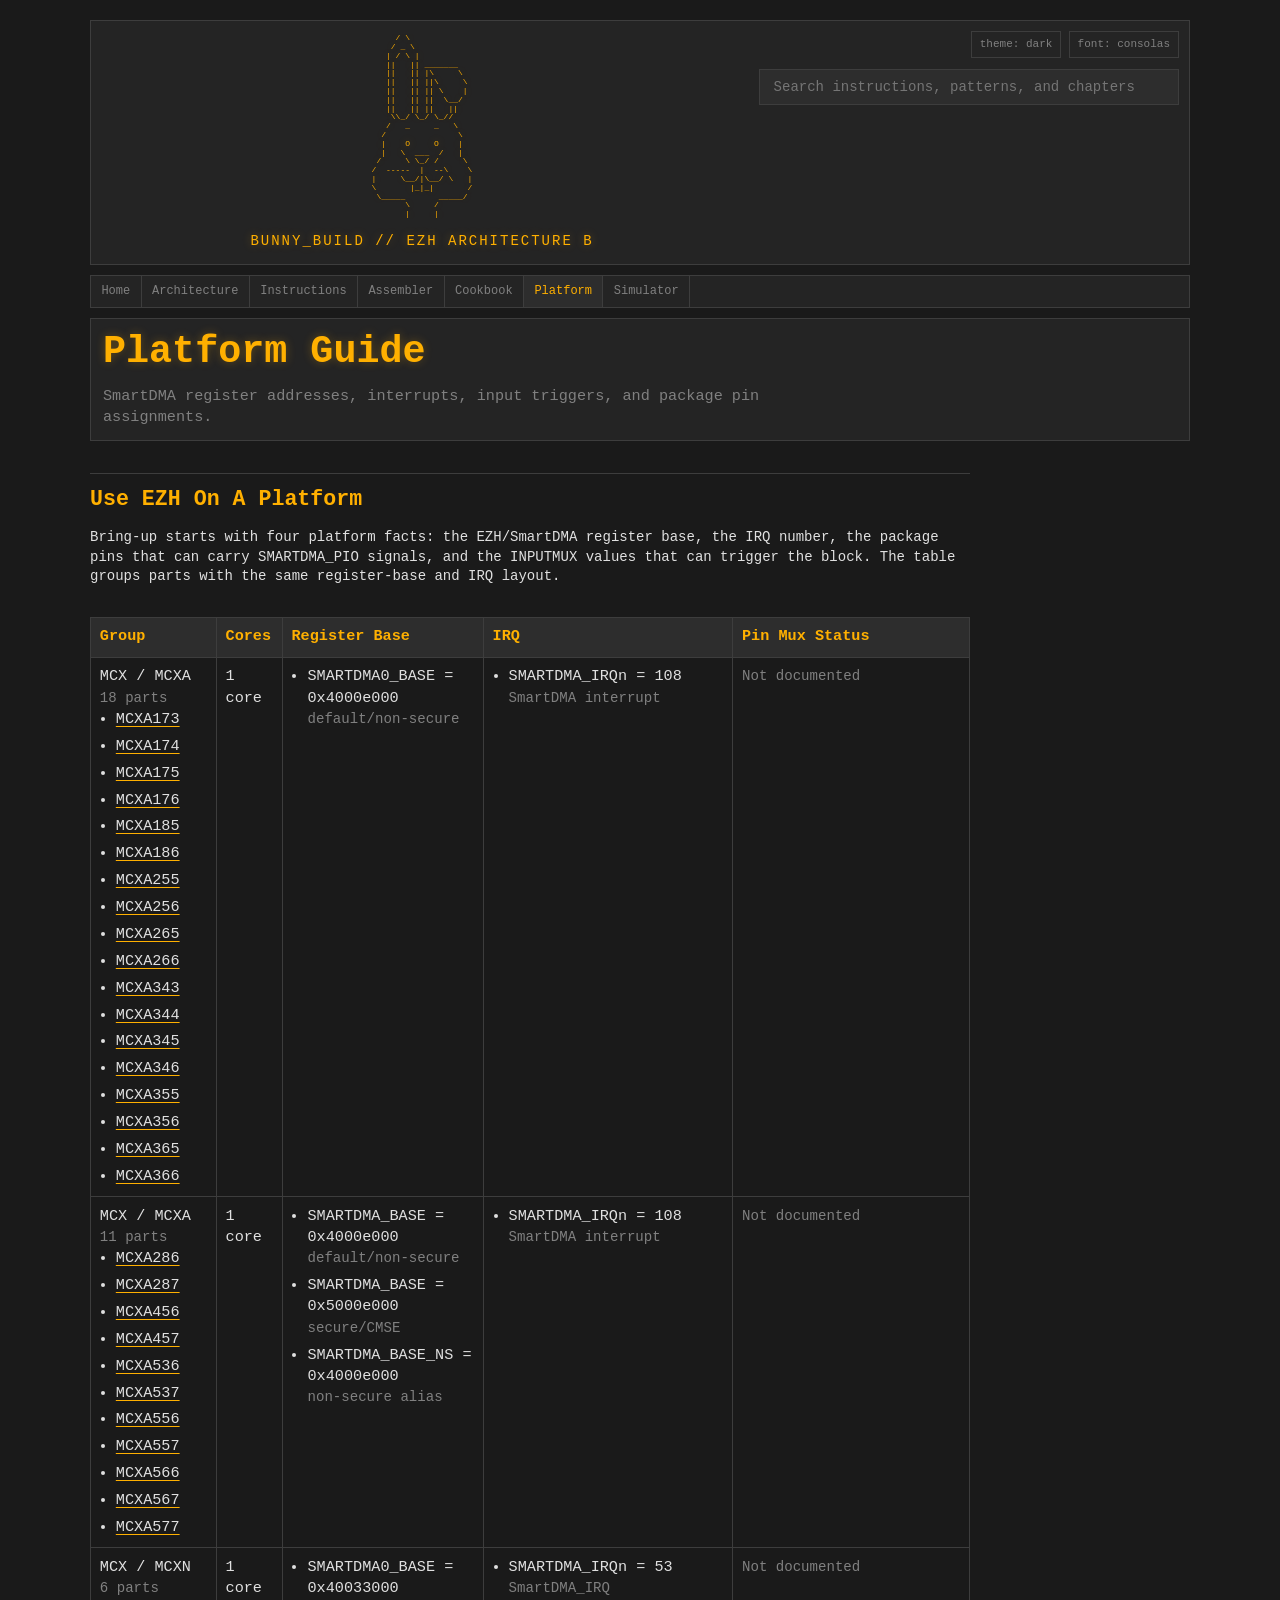
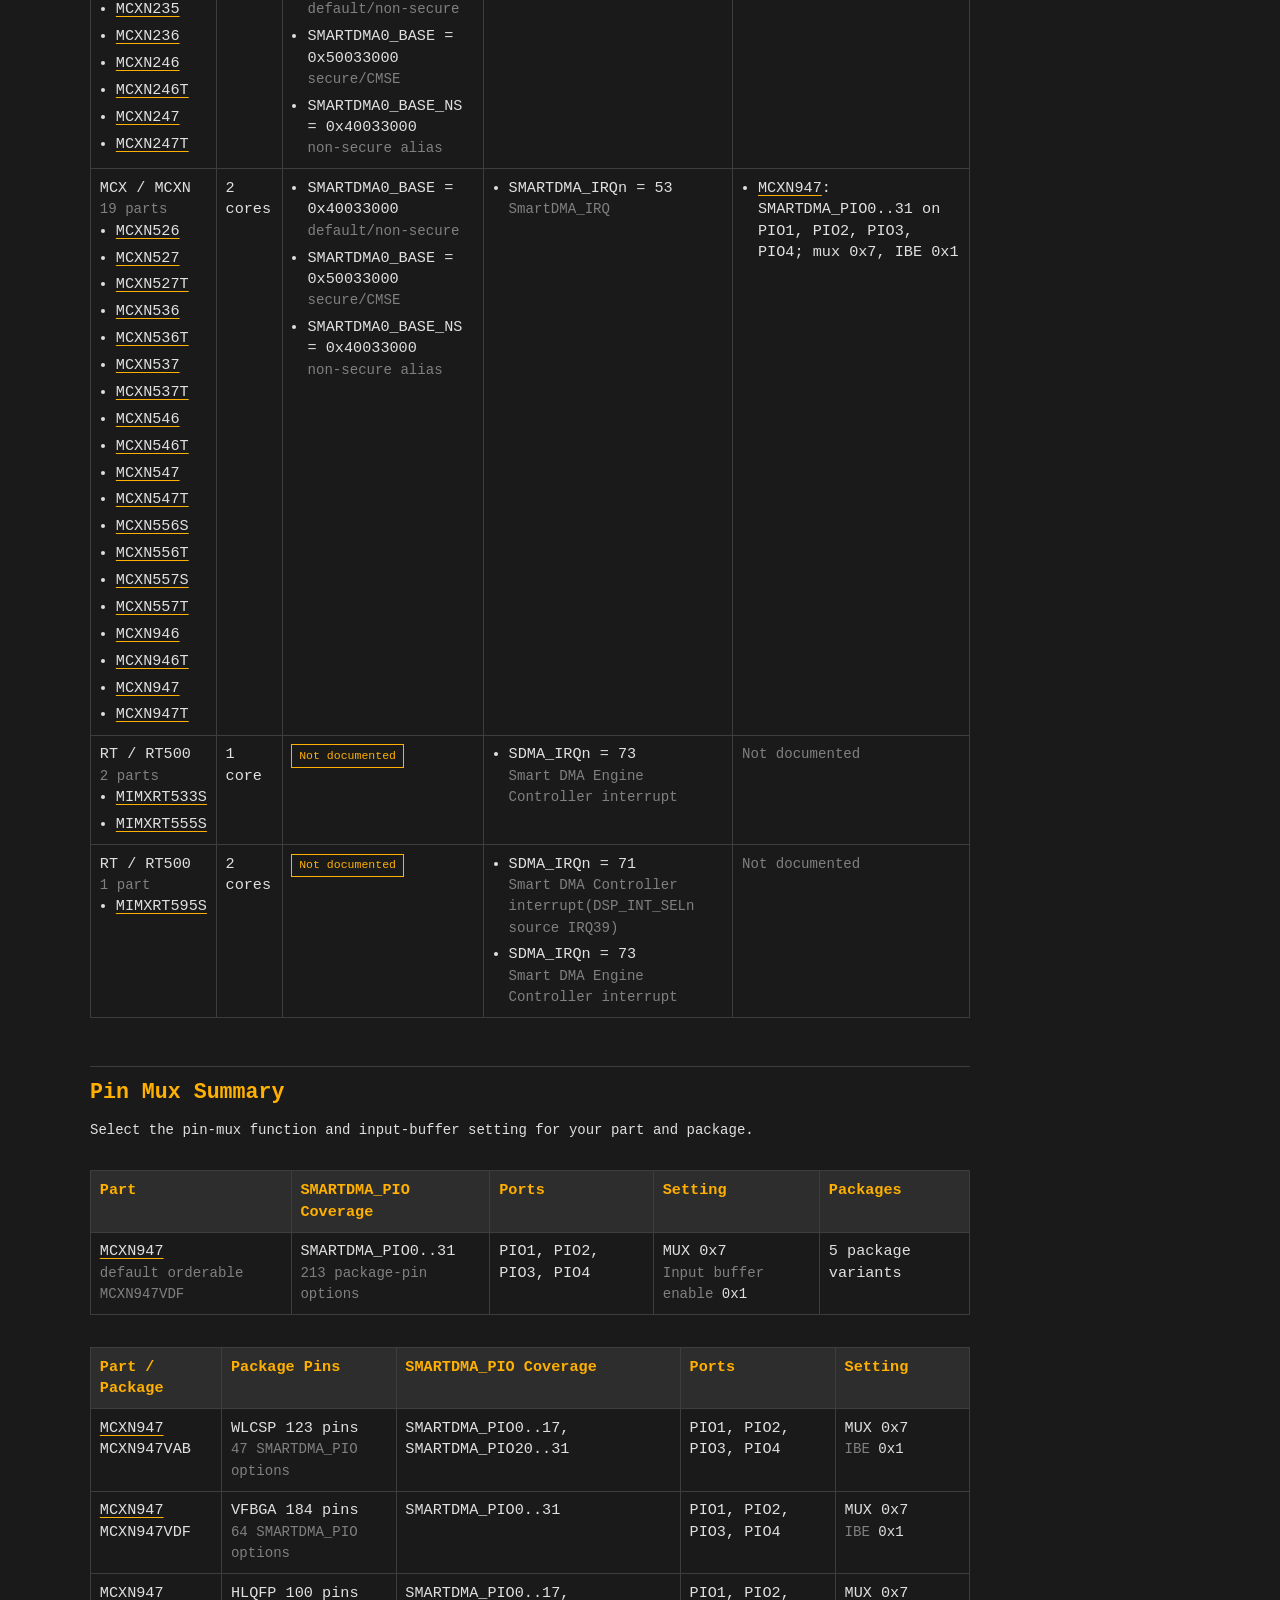
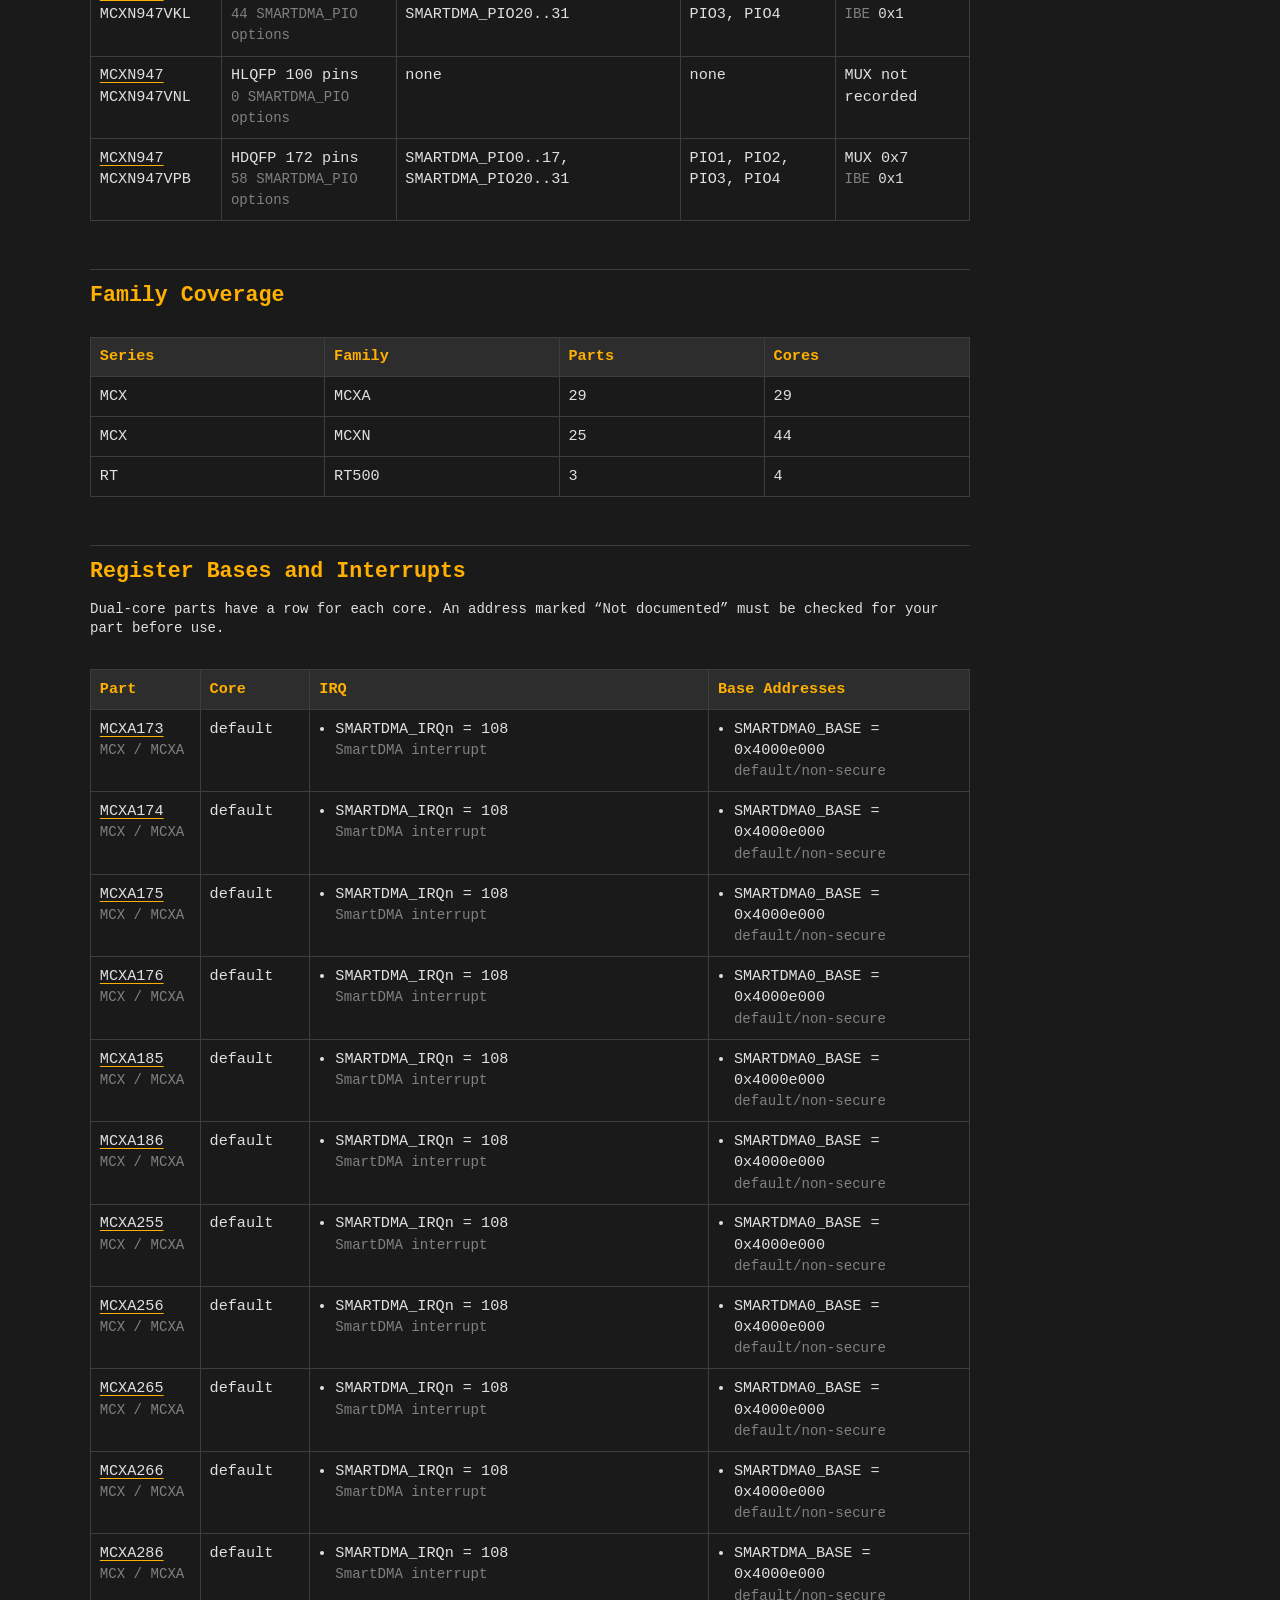
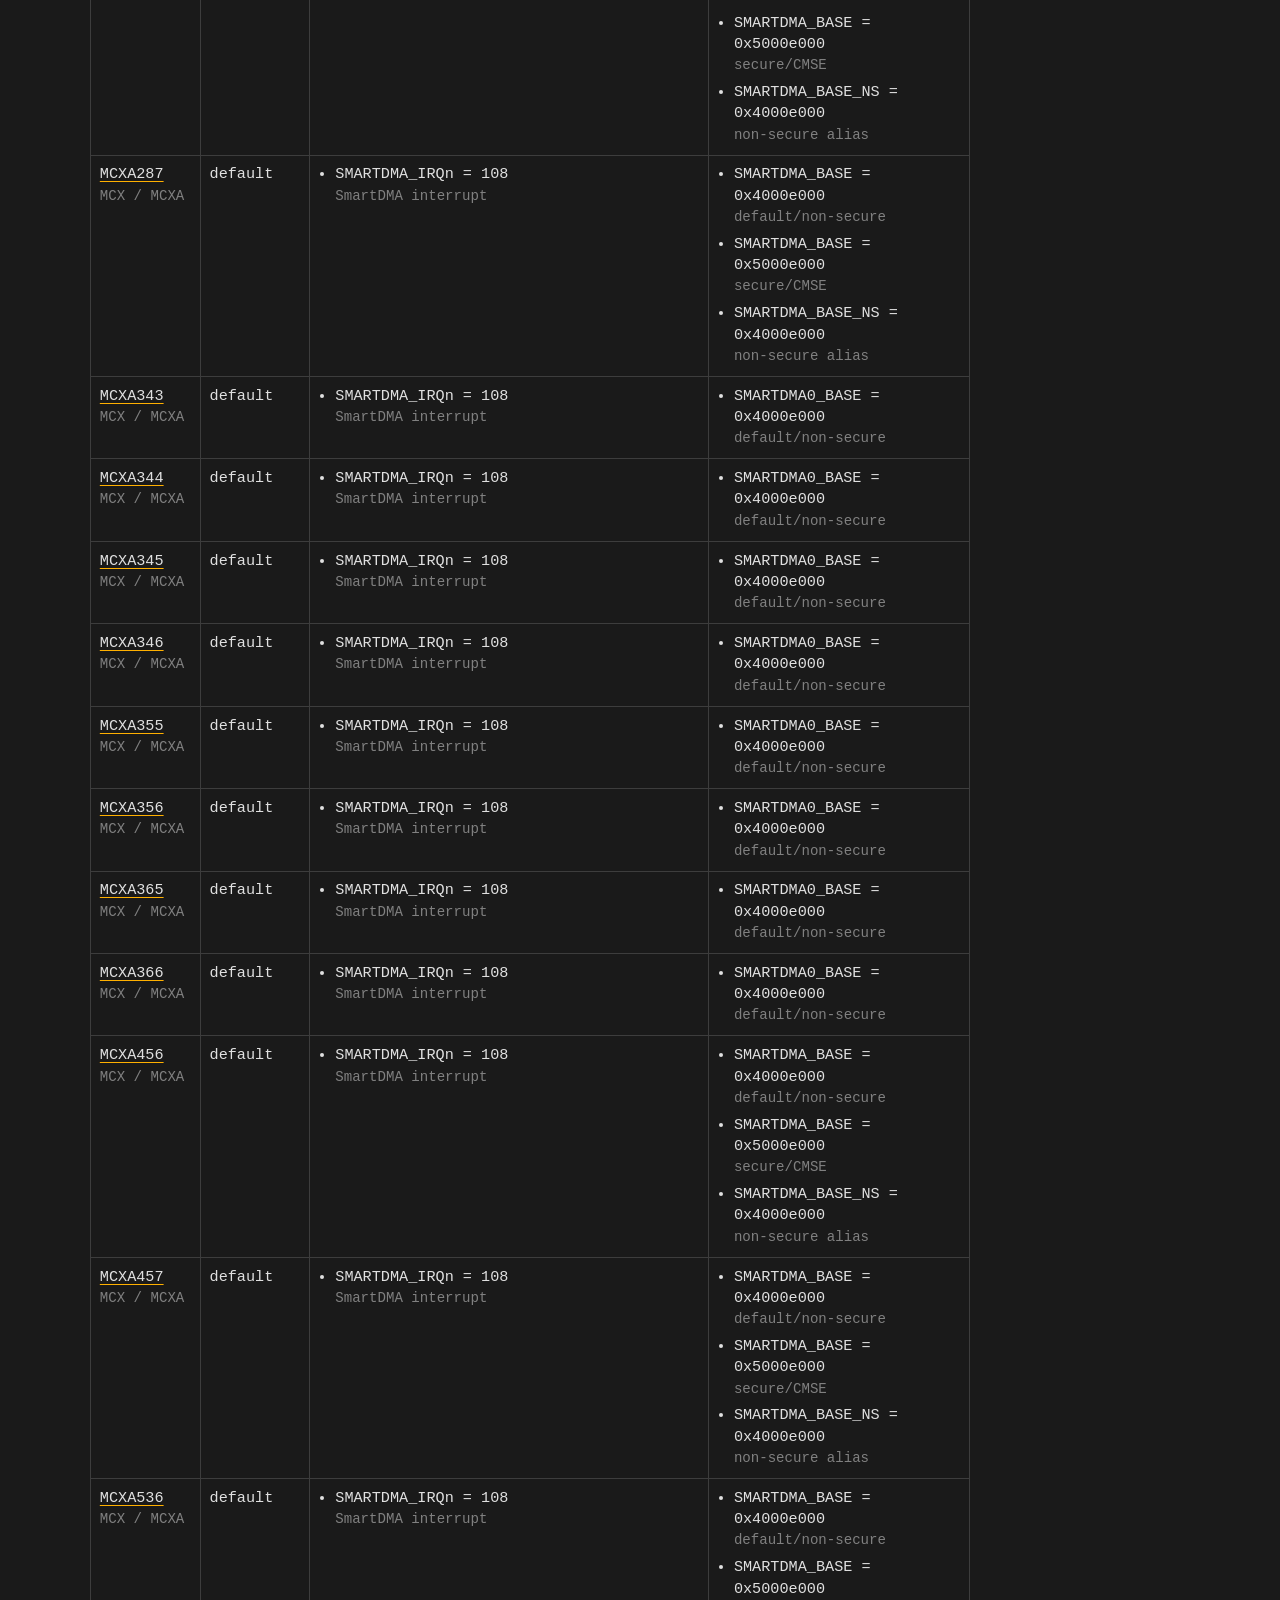
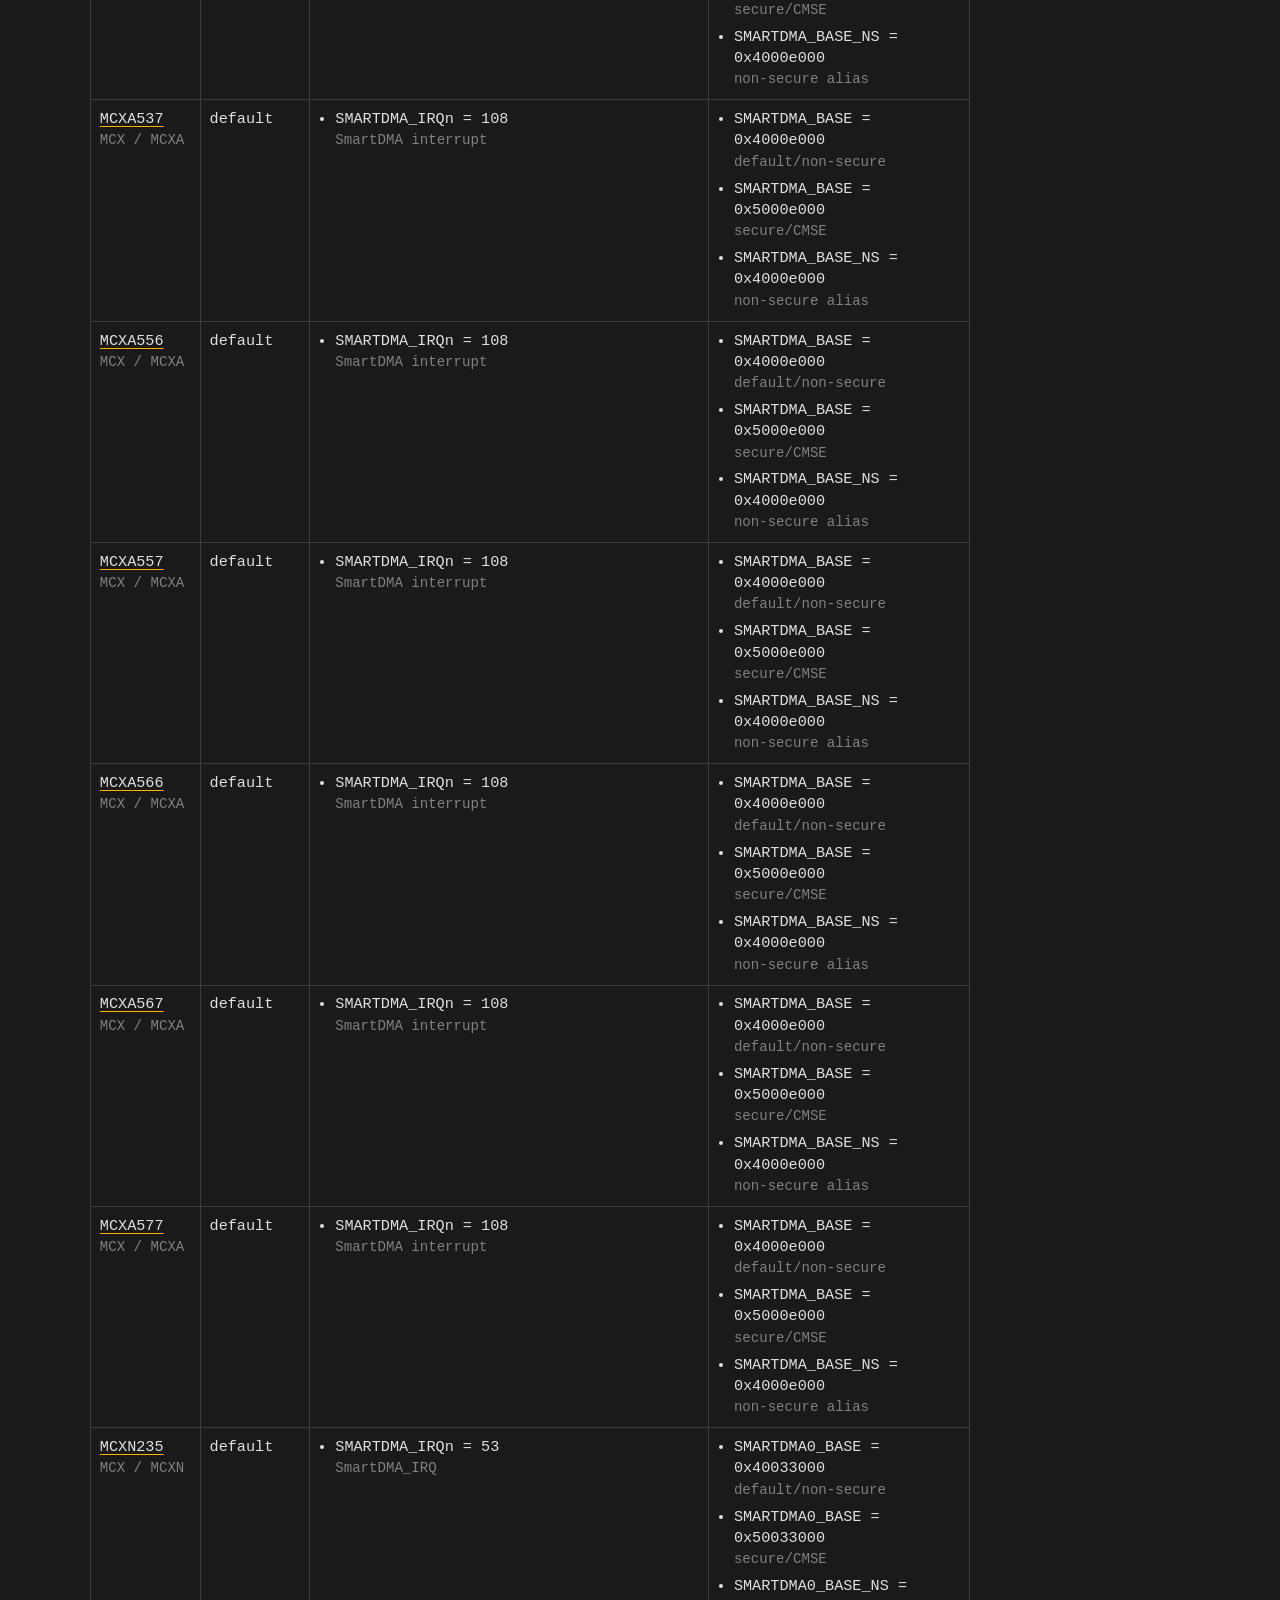
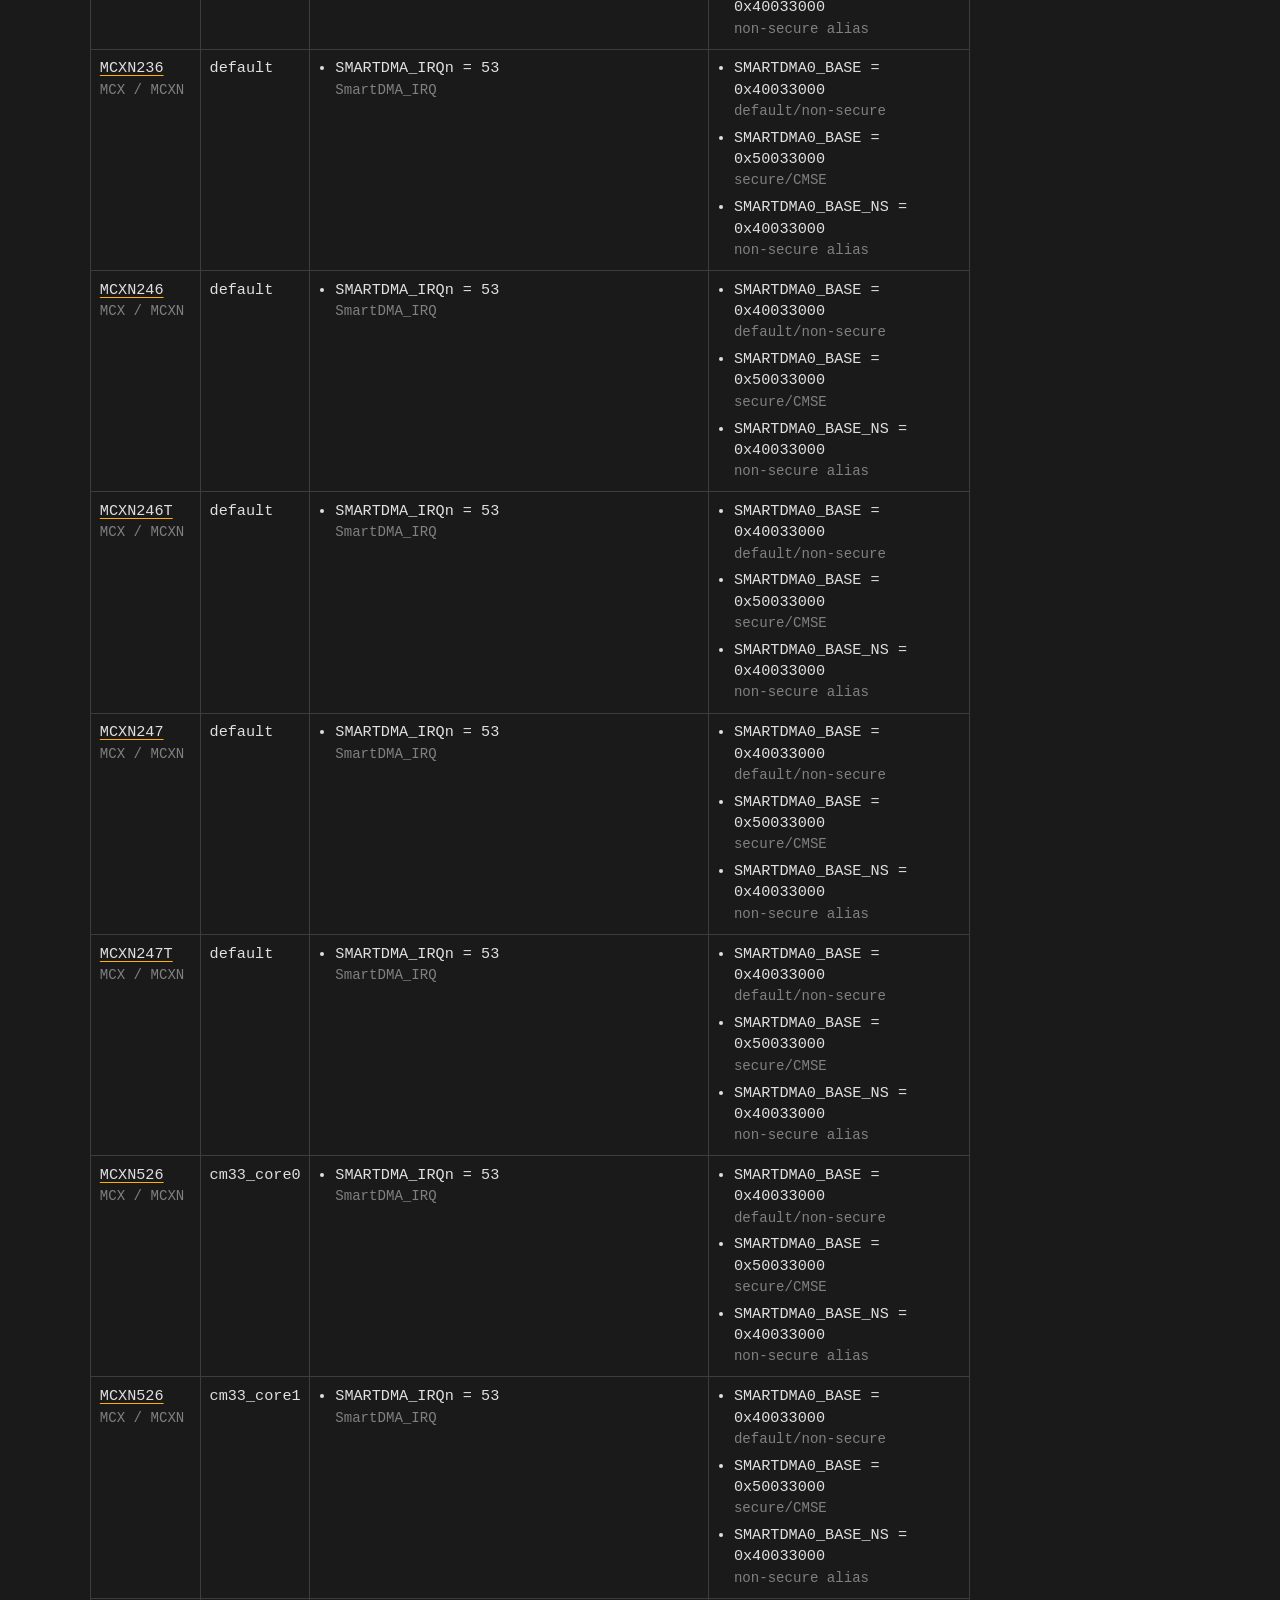
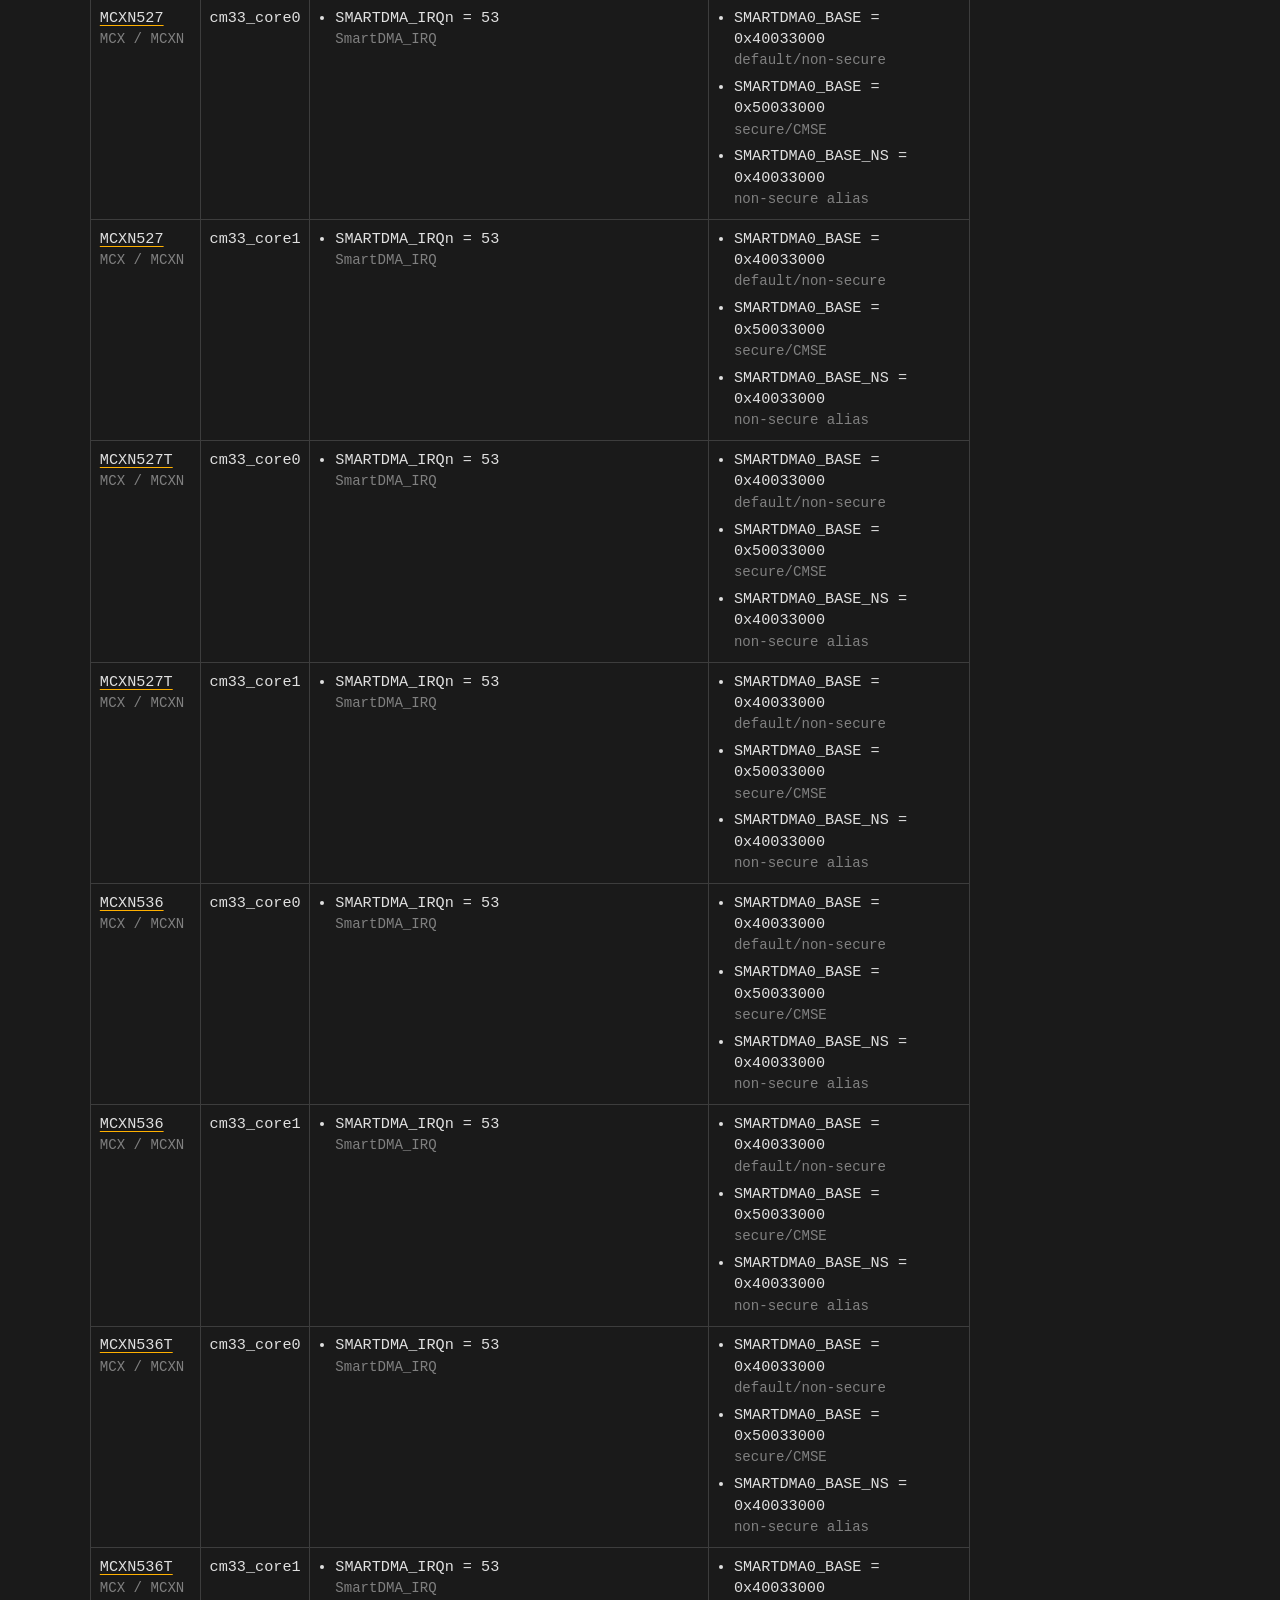
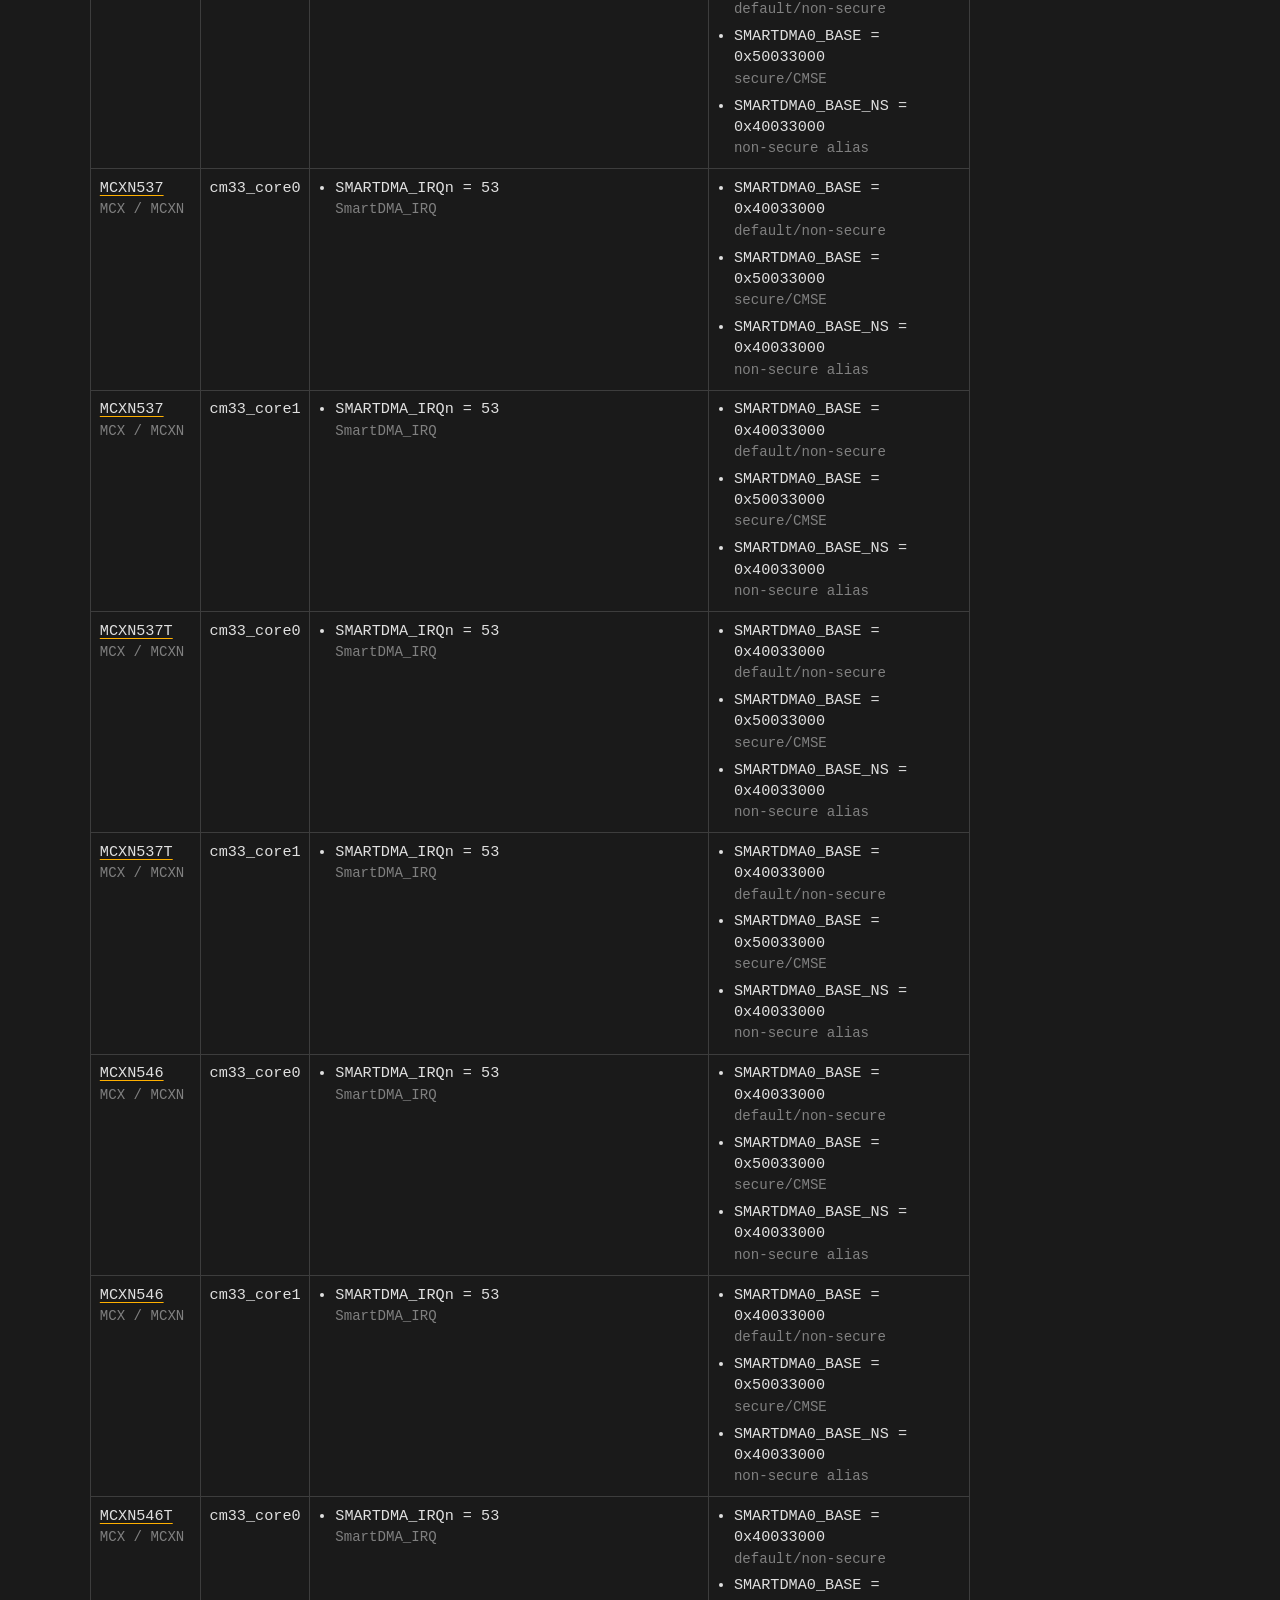
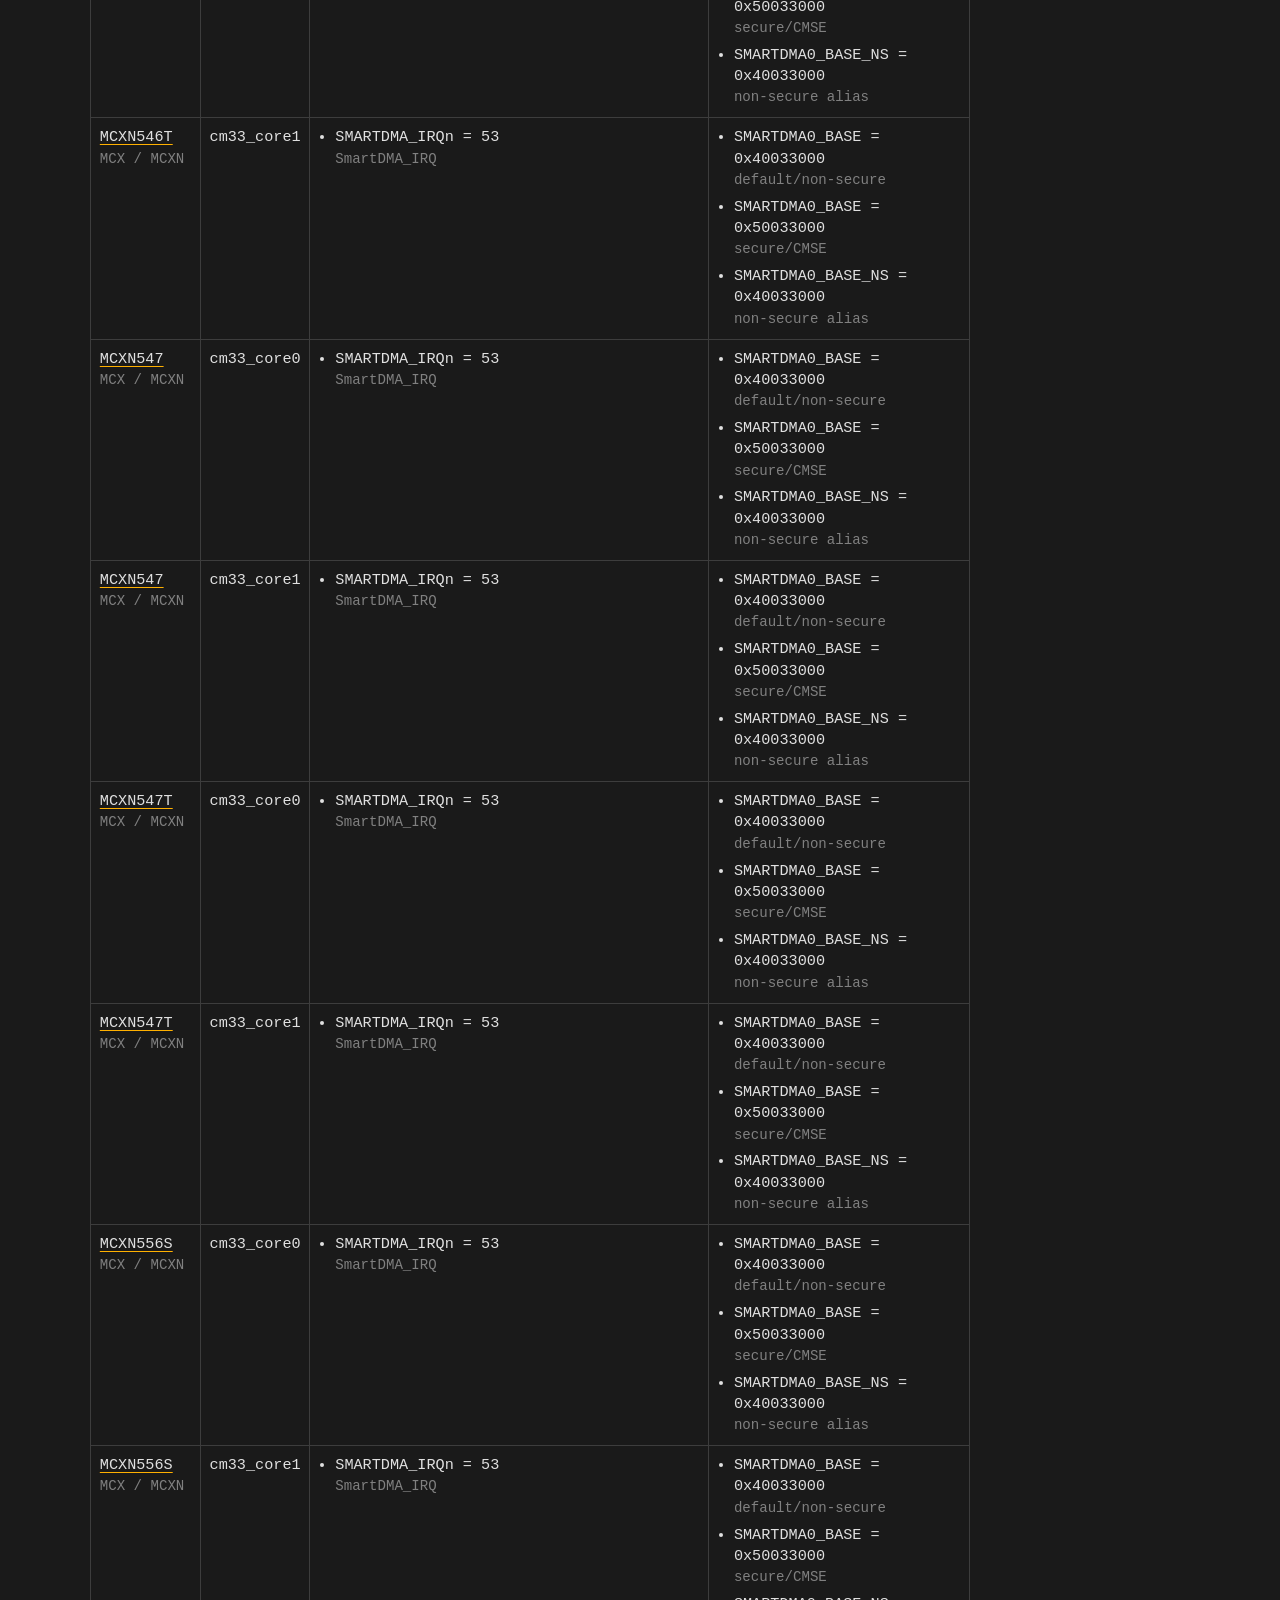
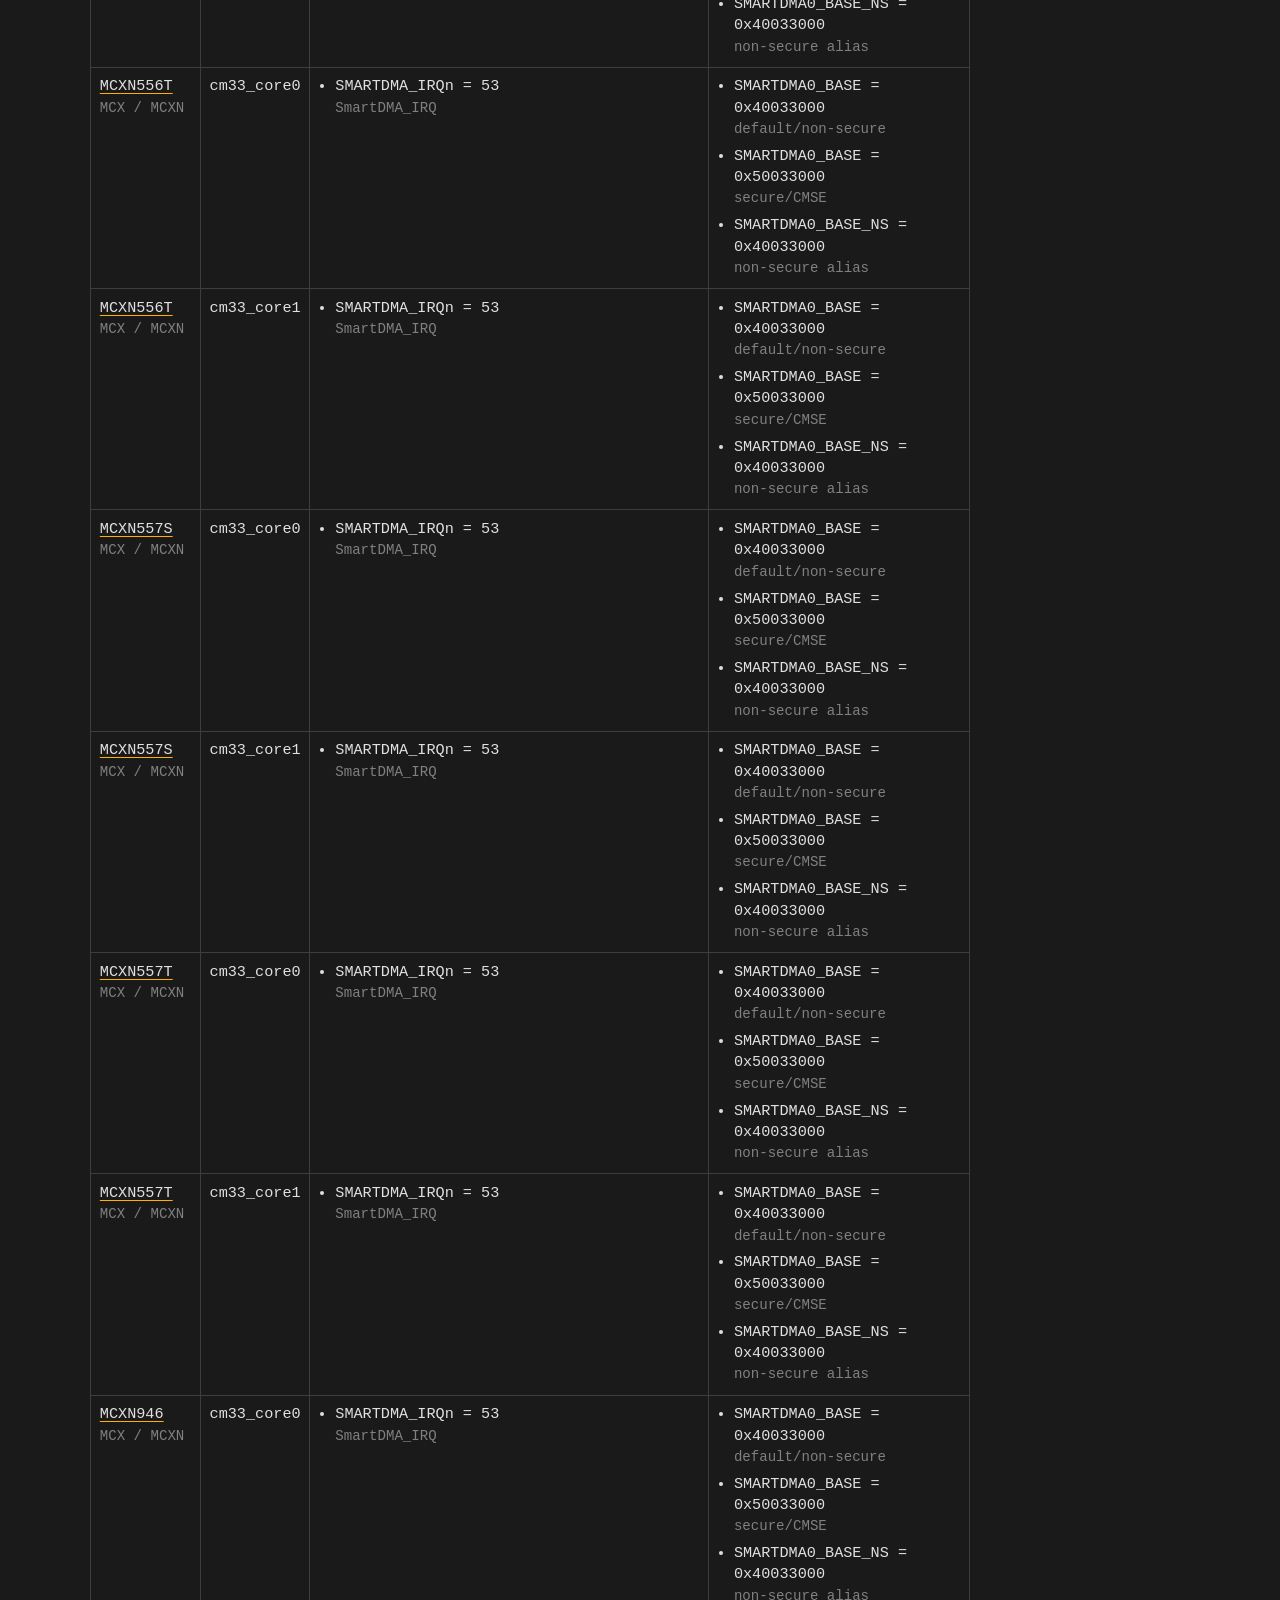
<file: docs/html/platform.html>
<!doctype html>
<html lang="en" data-theme="dark">
  <head>
    <meta charset="utf-8">
    <meta name="viewport" content="width=device-width, initial-scale=1">
    <title>Platform Guide | EZH Architecture B</title>
    <style>:root {
  color-scheme: dark;
  --bg: #1a1a1a;
  --panel: #242424;
  --panel-2: #2d2d2d;
  --text: #e0e0e0;
  --muted: #808080;
  --line: #3d3d3d;
  --line-strong: #cc8800;
  --accent: #ffb000;
  --accent-2: #cc8800;
  --accent-3: #ff4444;
  --ok: #00ff00;
  --warn: #ffb000;
  --code-bg: #2d2d2d;
  --code-text: #e0e0e0;
  --focus: rgba(255, 176, 0, 0.22);
  --panel-translucent: #242424;
  --shadow: rgba(255, 176, 0, 0.12);
  --amber-glow: rgba(255, 176, 0, 0.3);
  --mono: Consolas, Monaco, "Courier New", monospace;
  --sans: var(--mono);
  --field-0: rgba(255, 176, 0, 0.18);
  --field-1: rgba(0, 255, 0, 0.10);
  --field-2: rgba(0, 200, 255, 0.12);
  --field-3: rgba(255, 80, 255, 0.12);
  --field-4: rgba(255, 96, 96, 0.14);
  --field-5: rgba(150, 150, 255, 0.14);
  --reserved: rgba(255, 255, 255, 0.03);
}

html[data-theme="light"] {
  color-scheme: light;
  --bg: #f4f1e8;
  --panel: #ece9df;
  --panel-2: #e2ded2;
  --text: #2b2721;
  --muted: #7d766a;
  --line: #c6c0af;
  --line-strong: #a87d1a;
  --accent: #8a5800;
  --accent-2: #a87d1a;
  --accent-3: #c02020;
  --ok: #0a7a0a;
  --warn: #8a5800;
  --code-bg: #e2ded2;
  --code-text: #2b2721;
  --focus: rgba(138, 88, 0, 0.22);
  --panel-translucent: #ece9df;
  --shadow: rgba(138, 88, 0, 0.16);
  --amber-glow: rgba(138, 88, 0, 0.25);
  --field-0: rgba(138, 88, 0, 0.16);
  --field-1: rgba(10, 122, 10, 0.12);
  --field-2: rgba(0, 110, 140, 0.12);
  --field-3: rgba(140, 40, 140, 0.10);
  --field-4: rgba(180, 40, 40, 0.10);
  --field-5: rgba(60, 60, 180, 0.10);
  --reserved: rgba(0, 0, 0, 0.04);
}

* {
  box-sizing: border-box;
}

html {
  scroll-behavior: smooth;
}

body {
  margin: 0;
  min-height: 100vh;
  background: var(--bg);
  color: var(--text);
  font-family: var(--mono);
  font-size: 14px;
  line-height: 1.4;
}

a {
  color: var(--accent);
  text-decoration-thickness: 1px;
  text-underline-offset: 0.18em;
}

a:hover {
  color: var(--accent-2);
}

code,
pre,
kbd {
  font-family: var(--mono);
}

code {
  color: var(--code-text);
}

pre {
  margin: 1rem 0;
  padding: 1rem;
  overflow: auto;
  border: 1px solid var(--line);
  border-radius: 0;
  background: var(--code-bg);
  color: var(--code-text);
}

button,
input {
  font: inherit;
}

.site-shell {
  width: min(1100px, calc(100% - 40px));
  margin: 0 auto;
  padding: 20px 0;
}

.site-header {
  display: grid;
  grid-template-columns: minmax(0, 1fr) minmax(280px, 420px);
  gap: 1rem;
  align-items: stretch;
  margin-bottom: 10px;
  padding: 10px;
  border: 1px solid var(--line);
  background: var(--panel);
}

.panel {
  border: 1px solid var(--line);
  background: var(--panel);
}

.bunny-container {
  min-width: 0;
  padding: 0.2rem 0.4rem;
  color: var(--accent);
  text-shadow: 0 0 10px var(--amber-glow);
  text-align: center;
}

.bunny-art {
  display: inline-block;
  margin: 0;
  padding: 0;
  border: 0;
  background: transparent;
  color: var(--accent);
  font-family: var(--mono);
  font-size: 8px;
  line-height: 1.1;
  text-align: left;
  white-space: pre;
  text-shadow: 0 0 10px var(--amber-glow);
}

.brand-title {
  margin-top: 6px;
  font-family: var(--mono);
  font-size: 14px;
  letter-spacing: 2px;
}

.brand-subtitle {
  margin-top: 2px;
  color: var(--muted);
  font-size: 11px;
  letter-spacing: 1px;
}

.top-actions {
  display: flex;
  justify-content: flex-end;
  gap: 0.45rem;
}

.icon-button {
  min-height: 1.7rem;
  padding: 0.2rem 0.5rem;
  border: 1px solid var(--line);
  border-radius: 0;
  background: transparent;
  color: var(--muted);
  font-size: 11px;
  cursor: pointer;
}

.icon-button:hover {
  border-color: var(--accent);
  color: var(--accent);
}

.search-box {
  position: relative;
  margin-top: 0.7rem;
}

.search-input {
  width: 100%;
  height: 2.2rem;
  padding: 0 0.85rem;
  border: 1px solid var(--line);
  border-radius: 0;
  background: var(--code-bg);
  color: var(--text);
  outline: none;
}

.search-input:focus {
  border-color: var(--accent);
  box-shadow: 0 0 0 3px var(--focus);
}

.search-results {
  position: absolute;
  z-index: 20;
  top: calc(100% + 0.35rem);
  right: 0;
  left: 0;
  max-height: min(70vh, 520px);
  overflow: auto;
  border: 1px solid var(--line-strong);
  border-radius: 0;
  background: var(--panel);
  box-shadow: 0 0 12px var(--shadow);
}

.search-result {
  display: block;
  padding: 0.72rem 0.8rem;
  border-bottom: 1px solid var(--line);
  color: var(--text);
  text-decoration: none;
}

.search-result:last-child {
  border-bottom: 0;
}

.search-result:hover,
.search-result:focus {
  background: var(--panel-2);
  color: var(--accent);
}

.search-result-title {
  display: block;
  font-family: var(--mono);
  font-size: 0.9rem;
}

.search-result-meta {
  display: block;
  margin-top: 0.15rem;
  color: var(--muted);
  font-size: 0.82rem;
}

.nav {
  display: flex;
  flex-wrap: wrap;
  gap: 0;
  margin-bottom: 10px;
  border: 1px solid var(--line);
  background: var(--panel);
}

.nav-link {
  padding: 0.42rem 0.65rem;
  border-right: 1px solid var(--line);
  color: var(--muted);
  font-family: var(--mono);
  font-size: 12px;
  text-decoration: none;
}

.nav-link:hover,
.nav-link.active {
  background: var(--panel-2);
  color: var(--accent);
}

.main {
  padding: 0 0 1rem;
}

.hero {
  display: grid;
  gap: 1.1rem;
  margin-bottom: 10px;
  padding: 12px;
  border: 1px solid var(--line);
  background: var(--panel);
}

.hero h1,
.prose h1,
.reference-heading h1 {
  margin: 0;
  font-family: var(--mono);
  color: var(--accent);
  font-size: clamp(1.4rem, 4vw, 2.4rem);
  line-height: 1.12;
  max-width: 18ch;
  text-shadow: 0 0 10px var(--amber-glow);
}

.hero p,
.reference-heading p {
  max-width: 74ch;
  margin: 0;
  color: var(--muted);
  font-size: 0.95rem;
}

.status-strip {
  display: grid;
  grid-template-columns: repeat(4, minmax(0, 1fr));
  gap: 0.7rem;
  margin-top: 0.3rem;
}

.stat {
  min-height: 5.5rem;
  padding: 0.7rem;
  border: 1px solid var(--line);
  border-radius: 0;
  background: var(--panel-translucent);
}

.stat-label {
  display: block;
  color: var(--muted);
  font-size: 0.78rem;
  text-transform: uppercase;
}

.stat-value {
  display: block;
  margin-top: 0.35rem;
  font-family: var(--mono);
  font-size: 1.15rem;
  color: var(--accent);
}

.tile-grid {
  display: grid;
  grid-template-columns: repeat(3, minmax(0, 1fr));
  gap: 0.85rem;
  margin-top: 1.2rem;
}

.tile {
  min-height: 9rem;
  padding: 0.85rem;
  border: 1px solid var(--line);
  border-radius: 0;
  background: var(--panel);
  color: var(--text);
  text-decoration: none;
}

.tile:hover {
  border-color: var(--accent);
  color: var(--accent);
  box-shadow: 0 0 10px var(--shadow);
}

.tile h2 {
  margin: 0;
  font-family: var(--mono);
  color: var(--accent);
  font-size: 1rem;
}

.tile p {
  margin: 0.55rem 0 0;
  color: var(--muted);
}

.prose {
  max-width: 880px;
}

.prose h1 {
  margin-bottom: 0.8rem;
}

.prose h2 {
  margin: 2rem 0 0.65rem;
  padding-top: 0.6rem;
  border-top: 1px solid var(--line);
  color: var(--accent);
  font-family: var(--mono);
  font-size: 1.35rem;
}

.prose h3 {
  margin: 1.45rem 0 0.45rem;
  color: var(--accent-2);
  font-family: var(--mono);
  font-size: 1.02rem;
}

.prose p,
.prose li {
  color: var(--text);
}

.prose blockquote {
  margin: 1rem 0;
  padding: 0.2rem 0 0.2rem 1rem;
  border-left: 3px solid var(--accent);
  color: var(--muted);
}

.prose table {
  width: 100%;
  border-collapse: collapse;
  margin: 1rem 0;
  font-size: 0.95rem;
}

.table-scroll {
  min-width: 0;
  max-width: 100%;
  width: 100%;
  overflow-x: auto;
}

.table-scroll table {
  min-width: 760px;
}

.prose th,
.prose td {
  padding: 0.55rem;
  border: 1px solid var(--line);
  vertical-align: top;
}

.prose th {
  background: var(--panel-2);
  color: var(--accent);
  text-align: left;
}

.compact-list {
  margin: 0;
  padding-left: 1rem;
}

.compact-list li + li {
  margin-top: 0.35rem;
}

.reference-heading {
  display: grid;
  gap: 0.75rem;
  margin-bottom: 1.1rem;
  padding: 12px;
  border: 1px solid var(--line);
  background: var(--panel);
}

.filter-row {
  display: grid;
  grid-template-columns: minmax(0, 1fr) auto;
  gap: 0.55rem;
  max-width: 760px;
}

.filter-input {
  height: 2.55rem;
  padding: 0 0.8rem;
  border: 1px solid var(--line);
  border-radius: 0;
  background: var(--code-bg);
  color: var(--text);
  outline: none;
}

.filter-count {
  min-width: 8.5rem;
  display: inline-grid;
  place-items: center;
  border: 1px solid var(--line);
  border-radius: 0;
  color: var(--muted);
  font-family: var(--mono);
  font-size: 0.82rem;
}

.opcode-list {
  display: grid;
  gap: 0.75rem;
  min-width: 0;
}

.opcode-panel {
  min-width: 0;
  max-width: 100%;
  border: 1px solid var(--line);
  border-radius: 0;
  background: var(--panel-translucent);
}

.opcode-panel[open] {
  border-color: var(--line-strong);
}

.opcode-summary {
  display: grid;
  grid-template-columns: minmax(0, 1fr) auto;
  gap: 0.9rem;
  align-items: center;
  min-height: 2.5rem;
  padding: 0.55rem 0.75rem;
  border-bottom: 1px solid var(--line);
  background: var(--panel-2);
  cursor: pointer;
}

.opcode-title {
  display: flex;
  flex-wrap: wrap;
  gap: 0.45rem;
  align-items: baseline;
  min-width: 0;
}

.opcode-name {
  font-family: var(--mono);
  color: var(--accent);
  font-weight: 700;
}

.opcode-meta {
  color: var(--muted);
  font-size: 0.86rem;
}

.badge-row {
  display: flex;
  flex-wrap: wrap;
  gap: 0.35rem;
}

.badge {
  display: inline-flex;
  align-items: center;
  min-height: 1.45rem;
  padding: 0 0.42rem;
  border: 1px solid var(--line);
  border-radius: 0;
  color: var(--muted);
  font-family: var(--mono);
  font-size: 0.72rem;
}

.badge.public {
  color: var(--ok);
  border-color: var(--ok);
}

.badge.warn {
  color: var(--warn);
  border-color: var(--warn);
}

.opcode-body {
  min-width: 0;
  max-width: 100%;
  padding: 0 0.9rem 1rem;
}

.form-block {
  padding: 0.85rem 0 0;
  border-top: 1px solid var(--line);
}

.form-title {
  margin: 0 0 0.5rem;
  color: var(--accent);
  font-family: var(--mono);
  font-size: 0.93rem;
}

.bitfield {
  width: 100%;
  max-width: 100%;
  overflow-x: auto;
  padding-bottom: 0.2rem;
}

.bitfield svg {
  display: block;
  min-width: 660px;
  height: auto;
}

.bitfield svg rect {
  stroke: var(--line);
}

.bitfield svg rect[data-tip] {
  cursor: help;
}

.bitfield svg rect[data-tip]:hover {
  stroke: var(--accent);
  stroke-width: 1.5;
}

.bitfield svg text {
  fill: var(--text);
  pointer-events: none;
}

.bitfield svg text.bit,
.bitfield svg text.vrz {
  fill: var(--muted);
}

.bitfield svg text.vfx {
  fill: var(--ok);
}

.bitfield .fx {
  fill: var(--panel-2);
}

.bitfield .rz {
  fill: var(--reserved);
}

.bitfield .f0 {
  fill: var(--field-0);
}

.bitfield .f1 {
  fill: var(--field-1);
}

.bitfield .f2 {
  fill: var(--field-2);
}

.bitfield .f3 {
  fill: var(--field-3);
}

.bitfield .f4 {
  fill: var(--field-4);
}

.bitfield .f5 {
  fill: var(--field-5);
}

.mnemonic-table {
  width: 100%;
  border-collapse: collapse;
  margin: 0.7rem 0;
  font-size: 0.9rem;
}

.mnemonic-table th,
.mnemonic-table td {
  padding: 0.48rem;
  border: 1px solid var(--line);
  vertical-align: top;
}

.mnemonic-table th {
  background: var(--panel-2);
  color: var(--accent);
  text-align: left;
}

.small-note {
  color: var(--muted);
  font-size: 0.88rem;
}

.toc {
  margin: 1rem 0 1.2rem;
  padding: 0.8rem;
  border: 1px solid var(--line);
  border-radius: 0;
  background: var(--panel);
}

.toc ul {
  margin: 0;
  padding-left: 1.1rem;
}

.site-footer {
  padding: 1rem 0 1.6rem;
  border-top: 1px solid var(--line);
  color: var(--muted);
  font-size: 11px;
  text-align: center;
}

.tip {
  position: fixed;
  z-index: 50;
  max-width: min(360px, calc(100vw - 24px));
  padding: 0.5rem 0.6rem;
  border: 1px solid var(--line-strong);
  border-radius: 0;
  background: var(--code-bg);
  color: var(--text);
  box-shadow: 0 0 12px var(--shadow);
  font-size: 0.85rem;
  pointer-events: none;
}

[hidden] {
  display: none !important;
}

@media (max-width: 860px) {
  .site-shell {
    width: min(100% - 24px, 1180px);
  }

  .site-header {
    grid-template-columns: 1fr;
  }

  .top-actions {
    justify-content: flex-start;
  }

  .status-strip,
  .tile-grid {
    grid-template-columns: 1fr;
  }

  .filter-row {
    grid-template-columns: 1fr;
  }

  .opcode-summary {
    grid-template-columns: 1fr;
  }
}
</style>
    <script src="vendor/minisearch/minisearch-7.2.0.js"></script>
    <script src="search_index.js"></script>
  </head>
  <body>
    <div class="site-shell">
      <header class="site-header panel">
        <div class="bunny-container">
          <pre class="bunny-art" aria-hidden="true">     / \
    / _ \
   | / \ |
   ||   || _______
   ||   || |\     \
   ||   || ||\     \
   ||   || || \    |
   ||   || ||  \__/
   ||   || ||   ||
    \\_/ \_/ \_//
   /   _     _   \
  /               \
  |    O     O    |
  |   \  ___  /   |
 /     \ \_/ /     \
/  -----  |  --\    \
|     \__/|\__/ \   |
\       |_|_|       /
 \_____       _____/
       \     /
       |     |</pre>
          <div class="brand-title">BUNNY_BUILD // EZH ARCHITECTURE B</div>
        </div>
        <div>
          <div class="top-actions">
            <button class="icon-button" type="button" data-action="theme" title="Toggle theme" aria-label="Toggle theme">theme: dark</button>
            <button class="icon-button" type="button" data-action="font" title="Cycle monospace font" aria-label="Cycle monospace font">font: consolas</button>
          </div>
          <div class="search-box">
            <input id="site-search" class="search-input" type="search" autocomplete="off" placeholder="Search instructions, patterns, and chapters">
            <div id="site-search-results" class="search-results" hidden></div>
          </div>
        </div>
      </header>

      <nav class="nav" aria-label="Primary">

        <a class="nav-link" href="index.html">Home</a>

        <a class="nav-link" href="architecture.html">Architecture</a>

        <a class="nav-link" href="instructions.html">Instructions</a>

        <a class="nav-link" href="assembler.html">Assembler</a>

        <a class="nav-link" href="cookbook.html">Cookbook</a>

        <a class="nav-link active" href="platform.html">Platform</a>

        <a class="nav-link" href="simulator.html">Simulator</a>

      </nav>

      <main class="main">
        <section class="reference-heading">
  <h1>Platform Guide</h1>
  <p>SmartDMA register addresses, interrupts, input triggers, and package pin assignments.</p>

</section>

<article class="prose platform-guide">
  <h2>Use EZH On A Platform</h2>
  <p>Bring-up starts with four platform facts: the EZH/SmartDMA register base, the IRQ number, the package pins that can carry <code>SMARTDMA_PIO</code> signals, and the INPUTMUX values that can trigger the block. The table groups parts with the same register-base and IRQ layout.</p>
  <div class="table-scroll">
    <table class="platform-table">
      <thead>
        <tr>
          <th>Group</th>
          <th>Cores</th>
          <th>Register Base</th>
          <th>IRQ</th>
          <th>Pin Mux Status</th>
        </tr>
      </thead>
      <tbody>

        <tr>
          <td>
            <code>MCX / MCXA</code><br>
            <span class="small-note">18 parts</span>
            <ul class="compact-list">

              <li><a href="#part-mcxa173"><code>MCXA173</code></a></li>

              <li><a href="#part-mcxa174"><code>MCXA174</code></a></li>

              <li><a href="#part-mcxa175"><code>MCXA175</code></a></li>

              <li><a href="#part-mcxa176"><code>MCXA176</code></a></li>

              <li><a href="#part-mcxa185"><code>MCXA185</code></a></li>

              <li><a href="#part-mcxa186"><code>MCXA186</code></a></li>

              <li><a href="#part-mcxa255"><code>MCXA255</code></a></li>

              <li><a href="#part-mcxa256"><code>MCXA256</code></a></li>

              <li><a href="#part-mcxa265"><code>MCXA265</code></a></li>

              <li><a href="#part-mcxa266"><code>MCXA266</code></a></li>

              <li><a href="#part-mcxa343"><code>MCXA343</code></a></li>

              <li><a href="#part-mcxa344"><code>MCXA344</code></a></li>

              <li><a href="#part-mcxa345"><code>MCXA345</code></a></li>

              <li><a href="#part-mcxa346"><code>MCXA346</code></a></li>

              <li><a href="#part-mcxa355"><code>MCXA355</code></a></li>

              <li><a href="#part-mcxa356"><code>MCXA356</code></a></li>

              <li><a href="#part-mcxa365"><code>MCXA365</code></a></li>

              <li><a href="#part-mcxa366"><code>MCXA366</code></a></li>

            </ul>
          </td>
          <td>1 core</td>
          <td>

            <ul class="compact-list">

              <li><code>SMARTDMA0_BASE = 0x4000e000</code><br><span class="small-note">default/non-secure</span></li>

            </ul>

          </td>
          <td>

            <ul class="compact-list">

              <li><code>SMARTDMA_IRQn = 108</code><br><span class="small-note">SmartDMA interrupt</span></li>

            </ul>

          </td>
          <td>

            <span class="small-note">Not documented</span>

          </td>
        </tr>

        <tr>
          <td>
            <code>MCX / MCXA</code><br>
            <span class="small-note">11 parts</span>
            <ul class="compact-list">

              <li><a href="#part-mcxa286"><code>MCXA286</code></a></li>

              <li><a href="#part-mcxa287"><code>MCXA287</code></a></li>

              <li><a href="#part-mcxa456"><code>MCXA456</code></a></li>

              <li><a href="#part-mcxa457"><code>MCXA457</code></a></li>

              <li><a href="#part-mcxa536"><code>MCXA536</code></a></li>

              <li><a href="#part-mcxa537"><code>MCXA537</code></a></li>

              <li><a href="#part-mcxa556"><code>MCXA556</code></a></li>

              <li><a href="#part-mcxa557"><code>MCXA557</code></a></li>

              <li><a href="#part-mcxa566"><code>MCXA566</code></a></li>

              <li><a href="#part-mcxa567"><code>MCXA567</code></a></li>

              <li><a href="#part-mcxa577"><code>MCXA577</code></a></li>

            </ul>
          </td>
          <td>1 core</td>
          <td>

            <ul class="compact-list">

              <li><code>SMARTDMA_BASE = 0x4000e000</code><br><span class="small-note">default/non-secure</span></li>

              <li><code>SMARTDMA_BASE = 0x5000e000</code><br><span class="small-note">secure/CMSE</span></li>

              <li><code>SMARTDMA_BASE_NS = 0x4000e000</code><br><span class="small-note">non-secure alias</span></li>

            </ul>

          </td>
          <td>

            <ul class="compact-list">

              <li><code>SMARTDMA_IRQn = 108</code><br><span class="small-note">SmartDMA interrupt</span></li>

            </ul>

          </td>
          <td>

            <span class="small-note">Not documented</span>

          </td>
        </tr>

        <tr>
          <td>
            <code>MCX / MCXN</code><br>
            <span class="small-note">6 parts</span>
            <ul class="compact-list">

              <li><a href="#part-mcxn235"><code>MCXN235</code></a></li>

              <li><a href="#part-mcxn236"><code>MCXN236</code></a></li>

              <li><a href="#part-mcxn246"><code>MCXN246</code></a></li>

              <li><a href="#part-mcxn246t"><code>MCXN246T</code></a></li>

              <li><a href="#part-mcxn247"><code>MCXN247</code></a></li>

              <li><a href="#part-mcxn247t"><code>MCXN247T</code></a></li>

            </ul>
          </td>
          <td>1 core</td>
          <td>

            <ul class="compact-list">

              <li><code>SMARTDMA0_BASE = 0x40033000</code><br><span class="small-note">default/non-secure</span></li>

              <li><code>SMARTDMA0_BASE = 0x50033000</code><br><span class="small-note">secure/CMSE</span></li>

              <li><code>SMARTDMA0_BASE_NS = 0x40033000</code><br><span class="small-note">non-secure alias</span></li>

            </ul>

          </td>
          <td>

            <ul class="compact-list">

              <li><code>SMARTDMA_IRQn = 53</code><br><span class="small-note">SmartDMA_IRQ</span></li>

            </ul>

          </td>
          <td>

            <span class="small-note">Not documented</span>

          </td>
        </tr>

        <tr>
          <td>
            <code>MCX / MCXN</code><br>
            <span class="small-note">19 parts</span>
            <ul class="compact-list">

              <li><a href="#part-mcxn526"><code>MCXN526</code></a></li>

              <li><a href="#part-mcxn527"><code>MCXN527</code></a></li>

              <li><a href="#part-mcxn527t"><code>MCXN527T</code></a></li>

              <li><a href="#part-mcxn536"><code>MCXN536</code></a></li>

              <li><a href="#part-mcxn536t"><code>MCXN536T</code></a></li>

              <li><a href="#part-mcxn537"><code>MCXN537</code></a></li>

              <li><a href="#part-mcxn537t"><code>MCXN537T</code></a></li>

              <li><a href="#part-mcxn546"><code>MCXN546</code></a></li>

              <li><a href="#part-mcxn546t"><code>MCXN546T</code></a></li>

              <li><a href="#part-mcxn547"><code>MCXN547</code></a></li>

              <li><a href="#part-mcxn547t"><code>MCXN547T</code></a></li>

              <li><a href="#part-mcxn556s"><code>MCXN556S</code></a></li>

              <li><a href="#part-mcxn556t"><code>MCXN556T</code></a></li>

              <li><a href="#part-mcxn557s"><code>MCXN557S</code></a></li>

              <li><a href="#part-mcxn557t"><code>MCXN557T</code></a></li>

              <li><a href="#part-mcxn946"><code>MCXN946</code></a></li>

              <li><a href="#part-mcxn946t"><code>MCXN946T</code></a></li>

              <li><a href="#part-mcxn947"><code>MCXN947</code></a></li>

              <li><a href="#part-mcxn947t"><code>MCXN947T</code></a></li>

            </ul>
          </td>
          <td>2 cores</td>
          <td>

            <ul class="compact-list">

              <li><code>SMARTDMA0_BASE = 0x40033000</code><br><span class="small-note">default/non-secure</span></li>

              <li><code>SMARTDMA0_BASE = 0x50033000</code><br><span class="small-note">secure/CMSE</span></li>

              <li><code>SMARTDMA0_BASE_NS = 0x40033000</code><br><span class="small-note">non-secure alias</span></li>

            </ul>

          </td>
          <td>

            <ul class="compact-list">

              <li><code>SMARTDMA_IRQn = 53</code><br><span class="small-note">SmartDMA_IRQ</span></li>

            </ul>

          </td>
          <td>

            <ul class="compact-list">

              <li><a href="#part-mcxn947"><code>MCXN947</code></a>: SMARTDMA_PIO0..31 on PIO1, PIO2, PIO3, PIO4; mux <code>0x7</code>, IBE <code>0x1</code></li>

            </ul>

          </td>
        </tr>

        <tr>
          <td>
            <code>RT / RT500</code><br>
            <span class="small-note">2 parts</span>
            <ul class="compact-list">

              <li><a href="#part-mimxrt533s"><code>MIMXRT533S</code></a></li>

              <li><a href="#part-mimxrt555s"><code>MIMXRT555S</code></a></li>

            </ul>
          </td>
          <td>1 core</td>
          <td>

            <span class="badge warn">Not documented</span>

          </td>
          <td>

            <ul class="compact-list">

              <li><code>SDMA_IRQn = 73</code><br><span class="small-note">Smart DMA Engine Controller interrupt</span></li>

            </ul>

          </td>
          <td>

            <span class="small-note">Not documented</span>

          </td>
        </tr>

        <tr>
          <td>
            <code>RT / RT500</code><br>
            <span class="small-note">1 part</span>
            <ul class="compact-list">

              <li><a href="#part-mimxrt595s"><code>MIMXRT595S</code></a></li>

            </ul>
          </td>
          <td>2 cores</td>
          <td>

            <span class="badge warn">Not documented</span>

          </td>
          <td>

            <ul class="compact-list">

              <li><code>SDMA_IRQn = 71</code><br><span class="small-note">Smart DMA Controller interrupt(DSP_INT_SELn source IRQ39)</span></li>

              <li><code>SDMA_IRQn = 73</code><br><span class="small-note">Smart DMA Engine Controller interrupt</span></li>

            </ul>

          </td>
          <td>

            <span class="small-note">Not documented</span>

          </td>
        </tr>

      </tbody>
    </table>
  </div>


  <h2>Pin Mux Summary</h2>
  <p>Select the pin-mux function and input-buffer setting for your part and package.</p>
  <div class="table-scroll">
    <table>
      <thead>
        <tr>
          <th>Part</th>
          <th>SMARTDMA_PIO Coverage</th>
          <th>Ports</th>
          <th>Setting</th>
          <th>Packages</th>
        </tr>
      </thead>
      <tbody>

        <tr>
          <td><a href="#part-mcxn947"><code>MCXN947</code></a><br><span class="small-note">default orderable MCXN947VDF</span></td>
          <td>SMARTDMA_PIO0..31<br><span class="small-note">213 package-pin options</span></td>
          <td>PIO1, PIO2, PIO3, PIO4</td>
          <td>MUX <code>0x7</code><br><span class="small-note">Input buffer enable <code>0x1</code></span></td>
          <td>5 package variants</td>
        </tr>

      </tbody>
    </table>
  </div>
  <div class="table-scroll">
    <table>
      <thead>
        <tr>
          <th>Part / Package</th>
          <th>Package Pins</th>
          <th>SMARTDMA_PIO Coverage</th>
          <th>Ports</th>
          <th>Setting</th>
        </tr>
      </thead>
      <tbody>


        <tr>
          <td><a href="#part-mcxn947"><code>MCXN947</code></a><br><code>MCXN947VAB</code></td>
          <td>WLCSP 123 pins<br><span class="small-note">47 SMARTDMA_PIO options</span></td>
          <td>SMARTDMA_PIO0..17, SMARTDMA_PIO20..31</td>
          <td>PIO1, PIO2, PIO3, PIO4</td>
          <td>MUX <code>0x7</code><br><span class="small-note">IBE <code>0x1</code></span></td>
        </tr>

        <tr>
          <td><a href="#part-mcxn947"><code>MCXN947</code></a><br><code>MCXN947VDF</code></td>
          <td>VFBGA 184 pins<br><span class="small-note">64 SMARTDMA_PIO options</span></td>
          <td>SMARTDMA_PIO0..31</td>
          <td>PIO1, PIO2, PIO3, PIO4</td>
          <td>MUX <code>0x7</code><br><span class="small-note">IBE <code>0x1</code></span></td>
        </tr>

        <tr>
          <td><a href="#part-mcxn947"><code>MCXN947</code></a><br><code>MCXN947VKL</code></td>
          <td>HLQFP 100 pins<br><span class="small-note">44 SMARTDMA_PIO options</span></td>
          <td>SMARTDMA_PIO0..17, SMARTDMA_PIO20..31</td>
          <td>PIO1, PIO2, PIO3, PIO4</td>
          <td>MUX <code>0x7</code><br><span class="small-note">IBE <code>0x1</code></span></td>
        </tr>

        <tr>
          <td><a href="#part-mcxn947"><code>MCXN947</code></a><br><code>MCXN947VNL</code></td>
          <td>HLQFP 100 pins<br><span class="small-note">0 SMARTDMA_PIO options</span></td>
          <td>none</td>
          <td>none</td>
          <td>MUX <code>not recorded</code></td>
        </tr>

        <tr>
          <td><a href="#part-mcxn947"><code>MCXN947</code></a><br><code>MCXN947VPB</code></td>
          <td>HDQFP 172 pins<br><span class="small-note">58 SMARTDMA_PIO options</span></td>
          <td>SMARTDMA_PIO0..17, SMARTDMA_PIO20..31</td>
          <td>PIO1, PIO2, PIO3, PIO4</td>
          <td>MUX <code>0x7</code><br><span class="small-note">IBE <code>0x1</code></span></td>
        </tr>


      </tbody>
    </table>
  </div>


  <h2>Family Coverage</h2>
  <div class="table-scroll">
    <table>
      <thead>
        <tr>
          <th>Series</th>
          <th>Family</th>
          <th>Parts</th>
          <th>Cores</th>
        </tr>
      </thead>
      <tbody>

        <tr>
          <td><code>MCX</code></td>
          <td><code>MCXA</code></td>
          <td>29</td>
          <td>29</td>
        </tr>

        <tr>
          <td><code>MCX</code></td>
          <td><code>MCXN</code></td>
          <td>25</td>
          <td>44</td>
        </tr>

        <tr>
          <td><code>RT</code></td>
          <td><code>RT500</code></td>
          <td>3</td>
          <td>4</td>
        </tr>

      </tbody>
    </table>
  </div>

  <h2>Register Bases and Interrupts</h2>
  <p>Dual-core parts have a row for each core. An address marked &ldquo;Not documented&rdquo; must be checked for your part before use.</p>
  <div class="table-scroll">
    <table class="platform-table">
      <thead>
        <tr>
          <th>Part</th>
          <th>Core</th>
          <th>IRQ</th>
          <th>Base Addresses</th>
        </tr>
      </thead>
      <tbody>

        <tr>
          <td><a href="#part-mcxa173"><code>MCXA173</code></a><br><span class="small-note">MCX / MCXA</span></td>
          <td><code>default</code></td>
          <td>

            <ul class="compact-list">

              <li><code>SMARTDMA_IRQn = 108</code><br><span class="small-note">SmartDMA interrupt</span></li>

            </ul>

          </td>
          <td>

            <ul class="compact-list">

              <li><code>SMARTDMA0_BASE = 0x4000e000</code><br><span class="small-note">default/non-secure</span></li>

            </ul>

          </td>
        </tr>

        <tr>
          <td><a href="#part-mcxa174"><code>MCXA174</code></a><br><span class="small-note">MCX / MCXA</span></td>
          <td><code>default</code></td>
          <td>

            <ul class="compact-list">

              <li><code>SMARTDMA_IRQn = 108</code><br><span class="small-note">SmartDMA interrupt</span></li>

            </ul>

          </td>
          <td>

            <ul class="compact-list">

              <li><code>SMARTDMA0_BASE = 0x4000e000</code><br><span class="small-note">default/non-secure</span></li>

            </ul>

          </td>
        </tr>

        <tr>
          <td><a href="#part-mcxa175"><code>MCXA175</code></a><br><span class="small-note">MCX / MCXA</span></td>
          <td><code>default</code></td>
          <td>

            <ul class="compact-list">

              <li><code>SMARTDMA_IRQn = 108</code><br><span class="small-note">SmartDMA interrupt</span></li>

            </ul>

          </td>
          <td>

            <ul class="compact-list">

              <li><code>SMARTDMA0_BASE = 0x4000e000</code><br><span class="small-note">default/non-secure</span></li>

            </ul>

          </td>
        </tr>

        <tr>
          <td><a href="#part-mcxa176"><code>MCXA176</code></a><br><span class="small-note">MCX / MCXA</span></td>
          <td><code>default</code></td>
          <td>

            <ul class="compact-list">

              <li><code>SMARTDMA_IRQn = 108</code><br><span class="small-note">SmartDMA interrupt</span></li>

            </ul>

          </td>
          <td>

            <ul class="compact-list">

              <li><code>SMARTDMA0_BASE = 0x4000e000</code><br><span class="small-note">default/non-secure</span></li>

            </ul>

          </td>
        </tr>

        <tr>
          <td><a href="#part-mcxa185"><code>MCXA185</code></a><br><span class="small-note">MCX / MCXA</span></td>
          <td><code>default</code></td>
          <td>

            <ul class="compact-list">

              <li><code>SMARTDMA_IRQn = 108</code><br><span class="small-note">SmartDMA interrupt</span></li>

            </ul>

          </td>
          <td>

            <ul class="compact-list">

              <li><code>SMARTDMA0_BASE = 0x4000e000</code><br><span class="small-note">default/non-secure</span></li>

            </ul>

          </td>
        </tr>

        <tr>
          <td><a href="#part-mcxa186"><code>MCXA186</code></a><br><span class="small-note">MCX / MCXA</span></td>
          <td><code>default</code></td>
          <td>

            <ul class="compact-list">

              <li><code>SMARTDMA_IRQn = 108</code><br><span class="small-note">SmartDMA interrupt</span></li>

            </ul>

          </td>
          <td>

            <ul class="compact-list">

              <li><code>SMARTDMA0_BASE = 0x4000e000</code><br><span class="small-note">default/non-secure</span></li>

            </ul>

          </td>
        </tr>

        <tr>
          <td><a href="#part-mcxa255"><code>MCXA255</code></a><br><span class="small-note">MCX / MCXA</span></td>
          <td><code>default</code></td>
          <td>

            <ul class="compact-list">

              <li><code>SMARTDMA_IRQn = 108</code><br><span class="small-note">SmartDMA interrupt</span></li>

            </ul>

          </td>
          <td>

            <ul class="compact-list">

              <li><code>SMARTDMA0_BASE = 0x4000e000</code><br><span class="small-note">default/non-secure</span></li>

            </ul>

          </td>
        </tr>

        <tr>
          <td><a href="#part-mcxa256"><code>MCXA256</code></a><br><span class="small-note">MCX / MCXA</span></td>
          <td><code>default</code></td>
          <td>

            <ul class="compact-list">

              <li><code>SMARTDMA_IRQn = 108</code><br><span class="small-note">SmartDMA interrupt</span></li>

            </ul>

          </td>
          <td>

            <ul class="compact-list">

              <li><code>SMARTDMA0_BASE = 0x4000e000</code><br><span class="small-note">default/non-secure</span></li>

            </ul>

          </td>
        </tr>

        <tr>
          <td><a href="#part-mcxa265"><code>MCXA265</code></a><br><span class="small-note">MCX / MCXA</span></td>
          <td><code>default</code></td>
          <td>

            <ul class="compact-list">

              <li><code>SMARTDMA_IRQn = 108</code><br><span class="small-note">SmartDMA interrupt</span></li>

            </ul>

          </td>
          <td>

            <ul class="compact-list">

              <li><code>SMARTDMA0_BASE = 0x4000e000</code><br><span class="small-note">default/non-secure</span></li>

            </ul>

          </td>
        </tr>

        <tr>
          <td><a href="#part-mcxa266"><code>MCXA266</code></a><br><span class="small-note">MCX / MCXA</span></td>
          <td><code>default</code></td>
          <td>

            <ul class="compact-list">

              <li><code>SMARTDMA_IRQn = 108</code><br><span class="small-note">SmartDMA interrupt</span></li>

            </ul>

          </td>
          <td>

            <ul class="compact-list">

              <li><code>SMARTDMA0_BASE = 0x4000e000</code><br><span class="small-note">default/non-secure</span></li>

            </ul>

          </td>
        </tr>

        <tr>
          <td><a href="#part-mcxa286"><code>MCXA286</code></a><br><span class="small-note">MCX / MCXA</span></td>
          <td><code>default</code></td>
          <td>

            <ul class="compact-list">

              <li><code>SMARTDMA_IRQn = 108</code><br><span class="small-note">SmartDMA interrupt</span></li>

            </ul>

          </td>
          <td>

            <ul class="compact-list">

              <li><code>SMARTDMA_BASE = 0x4000e000</code><br><span class="small-note">default/non-secure</span></li>

              <li><code>SMARTDMA_BASE = 0x5000e000</code><br><span class="small-note">secure/CMSE</span></li>

              <li><code>SMARTDMA_BASE_NS = 0x4000e000</code><br><span class="small-note">non-secure alias</span></li>

            </ul>

          </td>
        </tr>

        <tr>
          <td><a href="#part-mcxa287"><code>MCXA287</code></a><br><span class="small-note">MCX / MCXA</span></td>
          <td><code>default</code></td>
          <td>

            <ul class="compact-list">

              <li><code>SMARTDMA_IRQn = 108</code><br><span class="small-note">SmartDMA interrupt</span></li>

            </ul>

          </td>
          <td>

            <ul class="compact-list">

              <li><code>SMARTDMA_BASE = 0x4000e000</code><br><span class="small-note">default/non-secure</span></li>

              <li><code>SMARTDMA_BASE = 0x5000e000</code><br><span class="small-note">secure/CMSE</span></li>

              <li><code>SMARTDMA_BASE_NS = 0x4000e000</code><br><span class="small-note">non-secure alias</span></li>

            </ul>

          </td>
        </tr>

        <tr>
          <td><a href="#part-mcxa343"><code>MCXA343</code></a><br><span class="small-note">MCX / MCXA</span></td>
          <td><code>default</code></td>
          <td>

            <ul class="compact-list">

              <li><code>SMARTDMA_IRQn = 108</code><br><span class="small-note">SmartDMA interrupt</span></li>

            </ul>

          </td>
          <td>

            <ul class="compact-list">

              <li><code>SMARTDMA0_BASE = 0x4000e000</code><br><span class="small-note">default/non-secure</span></li>

            </ul>

          </td>
        </tr>

        <tr>
          <td><a href="#part-mcxa344"><code>MCXA344</code></a><br><span class="small-note">MCX / MCXA</span></td>
          <td><code>default</code></td>
          <td>

            <ul class="compact-list">

              <li><code>SMARTDMA_IRQn = 108</code><br><span class="small-note">SmartDMA interrupt</span></li>

            </ul>

          </td>
          <td>

            <ul class="compact-list">

              <li><code>SMARTDMA0_BASE = 0x4000e000</code><br><span class="small-note">default/non-secure</span></li>

            </ul>

          </td>
        </tr>

        <tr>
          <td><a href="#part-mcxa345"><code>MCXA345</code></a><br><span class="small-note">MCX / MCXA</span></td>
          <td><code>default</code></td>
          <td>

            <ul class="compact-list">

              <li><code>SMARTDMA_IRQn = 108</code><br><span class="small-note">SmartDMA interrupt</span></li>

            </ul>

          </td>
          <td>

            <ul class="compact-list">

              <li><code>SMARTDMA0_BASE = 0x4000e000</code><br><span class="small-note">default/non-secure</span></li>

            </ul>

          </td>
        </tr>

        <tr>
          <td><a href="#part-mcxa346"><code>MCXA346</code></a><br><span class="small-note">MCX / MCXA</span></td>
          <td><code>default</code></td>
          <td>

            <ul class="compact-list">

              <li><code>SMARTDMA_IRQn = 108</code><br><span class="small-note">SmartDMA interrupt</span></li>

            </ul>

          </td>
          <td>

            <ul class="compact-list">

              <li><code>SMARTDMA0_BASE = 0x4000e000</code><br><span class="small-note">default/non-secure</span></li>

            </ul>

          </td>
        </tr>

        <tr>
          <td><a href="#part-mcxa355"><code>MCXA355</code></a><br><span class="small-note">MCX / MCXA</span></td>
          <td><code>default</code></td>
          <td>

            <ul class="compact-list">

              <li><code>SMARTDMA_IRQn = 108</code><br><span class="small-note">SmartDMA interrupt</span></li>

            </ul>

          </td>
          <td>

            <ul class="compact-list">

              <li><code>SMARTDMA0_BASE = 0x4000e000</code><br><span class="small-note">default/non-secure</span></li>

            </ul>

          </td>
        </tr>

        <tr>
          <td><a href="#part-mcxa356"><code>MCXA356</code></a><br><span class="small-note">MCX / MCXA</span></td>
          <td><code>default</code></td>
          <td>

            <ul class="compact-list">

              <li><code>SMARTDMA_IRQn = 108</code><br><span class="small-note">SmartDMA interrupt</span></li>

            </ul>

          </td>
          <td>

            <ul class="compact-list">

              <li><code>SMARTDMA0_BASE = 0x4000e000</code><br><span class="small-note">default/non-secure</span></li>

            </ul>

          </td>
        </tr>

        <tr>
          <td><a href="#part-mcxa365"><code>MCXA365</code></a><br><span class="small-note">MCX / MCXA</span></td>
          <td><code>default</code></td>
          <td>

            <ul class="compact-list">

              <li><code>SMARTDMA_IRQn = 108</code><br><span class="small-note">SmartDMA interrupt</span></li>

            </ul>

          </td>
          <td>

            <ul class="compact-list">

              <li><code>SMARTDMA0_BASE = 0x4000e000</code><br><span class="small-note">default/non-secure</span></li>

            </ul>

          </td>
        </tr>

        <tr>
          <td><a href="#part-mcxa366"><code>MCXA366</code></a><br><span class="small-note">MCX / MCXA</span></td>
          <td><code>default</code></td>
          <td>

            <ul class="compact-list">

              <li><code>SMARTDMA_IRQn = 108</code><br><span class="small-note">SmartDMA interrupt</span></li>

            </ul>

          </td>
          <td>

            <ul class="compact-list">

              <li><code>SMARTDMA0_BASE = 0x4000e000</code><br><span class="small-note">default/non-secure</span></li>

            </ul>

          </td>
        </tr>

        <tr>
          <td><a href="#part-mcxa456"><code>MCXA456</code></a><br><span class="small-note">MCX / MCXA</span></td>
          <td><code>default</code></td>
          <td>

            <ul class="compact-list">

              <li><code>SMARTDMA_IRQn = 108</code><br><span class="small-note">SmartDMA interrupt</span></li>

            </ul>

          </td>
          <td>

            <ul class="compact-list">

              <li><code>SMARTDMA_BASE = 0x4000e000</code><br><span class="small-note">default/non-secure</span></li>

              <li><code>SMARTDMA_BASE = 0x5000e000</code><br><span class="small-note">secure/CMSE</span></li>

              <li><code>SMARTDMA_BASE_NS = 0x4000e000</code><br><span class="small-note">non-secure alias</span></li>

            </ul>

          </td>
        </tr>

        <tr>
          <td><a href="#part-mcxa457"><code>MCXA457</code></a><br><span class="small-note">MCX / MCXA</span></td>
          <td><code>default</code></td>
          <td>

            <ul class="compact-list">

              <li><code>SMARTDMA_IRQn = 108</code><br><span class="small-note">SmartDMA interrupt</span></li>

            </ul>

          </td>
          <td>

            <ul class="compact-list">

              <li><code>SMARTDMA_BASE = 0x4000e000</code><br><span class="small-note">default/non-secure</span></li>

              <li><code>SMARTDMA_BASE = 0x5000e000</code><br><span class="small-note">secure/CMSE</span></li>

              <li><code>SMARTDMA_BASE_NS = 0x4000e000</code><br><span class="small-note">non-secure alias</span></li>

            </ul>

          </td>
        </tr>

        <tr>
          <td><a href="#part-mcxa536"><code>MCXA536</code></a><br><span class="small-note">MCX / MCXA</span></td>
          <td><code>default</code></td>
          <td>

            <ul class="compact-list">

              <li><code>SMARTDMA_IRQn = 108</code><br><span class="small-note">SmartDMA interrupt</span></li>

            </ul>

          </td>
          <td>

            <ul class="compact-list">

              <li><code>SMARTDMA_BASE = 0x4000e000</code><br><span class="small-note">default/non-secure</span></li>

              <li><code>SMARTDMA_BASE = 0x5000e000</code><br><span class="small-note">secure/CMSE</span></li>

              <li><code>SMARTDMA_BASE_NS = 0x4000e000</code><br><span class="small-note">non-secure alias</span></li>

            </ul>

          </td>
        </tr>

        <tr>
          <td><a href="#part-mcxa537"><code>MCXA537</code></a><br><span class="small-note">MCX / MCXA</span></td>
          <td><code>default</code></td>
          <td>

            <ul class="compact-list">

              <li><code>SMARTDMA_IRQn = 108</code><br><span class="small-note">SmartDMA interrupt</span></li>

            </ul>

          </td>
          <td>

            <ul class="compact-list">

              <li><code>SMARTDMA_BASE = 0x4000e000</code><br><span class="small-note">default/non-secure</span></li>

              <li><code>SMARTDMA_BASE = 0x5000e000</code><br><span class="small-note">secure/CMSE</span></li>

              <li><code>SMARTDMA_BASE_NS = 0x4000e000</code><br><span class="small-note">non-secure alias</span></li>

            </ul>

          </td>
        </tr>

        <tr>
          <td><a href="#part-mcxa556"><code>MCXA556</code></a><br><span class="small-note">MCX / MCXA</span></td>
          <td><code>default</code></td>
          <td>

            <ul class="compact-list">

              <li><code>SMARTDMA_IRQn = 108</code><br><span class="small-note">SmartDMA interrupt</span></li>

            </ul>

          </td>
          <td>

            <ul class="compact-list">

              <li><code>SMARTDMA_BASE = 0x4000e000</code><br><span class="small-note">default/non-secure</span></li>

              <li><code>SMARTDMA_BASE = 0x5000e000</code><br><span class="small-note">secure/CMSE</span></li>

              <li><code>SMARTDMA_BASE_NS = 0x4000e000</code><br><span class="small-note">non-secure alias</span></li>

            </ul>

          </td>
        </tr>

        <tr>
          <td><a href="#part-mcxa557"><code>MCXA557</code></a><br><span class="small-note">MCX / MCXA</span></td>
          <td><code>default</code></td>
          <td>

            <ul class="compact-list">

              <li><code>SMARTDMA_IRQn = 108</code><br><span class="small-note">SmartDMA interrupt</span></li>

            </ul>

          </td>
          <td>

            <ul class="compact-list">

              <li><code>SMARTDMA_BASE = 0x4000e000</code><br><span class="small-note">default/non-secure</span></li>

              <li><code>SMARTDMA_BASE = 0x5000e000</code><br><span class="small-note">secure/CMSE</span></li>

              <li><code>SMARTDMA_BASE_NS = 0x4000e000</code><br><span class="small-note">non-secure alias</span></li>

            </ul>

          </td>
        </tr>

        <tr>
          <td><a href="#part-mcxa566"><code>MCXA566</code></a><br><span class="small-note">MCX / MCXA</span></td>
          <td><code>default</code></td>
          <td>

            <ul class="compact-list">

              <li><code>SMARTDMA_IRQn = 108</code><br><span class="small-note">SmartDMA interrupt</span></li>

            </ul>

          </td>
          <td>

            <ul class="compact-list">

              <li><code>SMARTDMA_BASE = 0x4000e000</code><br><span class="small-note">default/non-secure</span></li>

              <li><code>SMARTDMA_BASE = 0x5000e000</code><br><span class="small-note">secure/CMSE</span></li>

              <li><code>SMARTDMA_BASE_NS = 0x4000e000</code><br><span class="small-note">non-secure alias</span></li>

            </ul>

          </td>
        </tr>

        <tr>
          <td><a href="#part-mcxa567"><code>MCXA567</code></a><br><span class="small-note">MCX / MCXA</span></td>
          <td><code>default</code></td>
          <td>

            <ul class="compact-list">

              <li><code>SMARTDMA_IRQn = 108</code><br><span class="small-note">SmartDMA interrupt</span></li>

            </ul>

          </td>
          <td>

            <ul class="compact-list">

              <li><code>SMARTDMA_BASE = 0x4000e000</code><br><span class="small-note">default/non-secure</span></li>

              <li><code>SMARTDMA_BASE = 0x5000e000</code><br><span class="small-note">secure/CMSE</span></li>

              <li><code>SMARTDMA_BASE_NS = 0x4000e000</code><br><span class="small-note">non-secure alias</span></li>

            </ul>

          </td>
        </tr>

        <tr>
          <td><a href="#part-mcxa577"><code>MCXA577</code></a><br><span class="small-note">MCX / MCXA</span></td>
          <td><code>default</code></td>
          <td>

            <ul class="compact-list">

              <li><code>SMARTDMA_IRQn = 108</code><br><span class="small-note">SmartDMA interrupt</span></li>

            </ul>

          </td>
          <td>

            <ul class="compact-list">

              <li><code>SMARTDMA_BASE = 0x4000e000</code><br><span class="small-note">default/non-secure</span></li>

              <li><code>SMARTDMA_BASE = 0x5000e000</code><br><span class="small-note">secure/CMSE</span></li>

              <li><code>SMARTDMA_BASE_NS = 0x4000e000</code><br><span class="small-note">non-secure alias</span></li>

            </ul>

          </td>
        </tr>

        <tr>
          <td><a href="#part-mcxn235"><code>MCXN235</code></a><br><span class="small-note">MCX / MCXN</span></td>
          <td><code>default</code></td>
          <td>

            <ul class="compact-list">

              <li><code>SMARTDMA_IRQn = 53</code><br><span class="small-note">SmartDMA_IRQ</span></li>

            </ul>

          </td>
          <td>

            <ul class="compact-list">

              <li><code>SMARTDMA0_BASE = 0x40033000</code><br><span class="small-note">default/non-secure</span></li>

              <li><code>SMARTDMA0_BASE = 0x50033000</code><br><span class="small-note">secure/CMSE</span></li>

              <li><code>SMARTDMA0_BASE_NS = 0x40033000</code><br><span class="small-note">non-secure alias</span></li>

            </ul>

          </td>
        </tr>

        <tr>
          <td><a href="#part-mcxn236"><code>MCXN236</code></a><br><span class="small-note">MCX / MCXN</span></td>
          <td><code>default</code></td>
          <td>

            <ul class="compact-list">

              <li><code>SMARTDMA_IRQn = 53</code><br><span class="small-note">SmartDMA_IRQ</span></li>

            </ul>

          </td>
          <td>

            <ul class="compact-list">

              <li><code>SMARTDMA0_BASE = 0x40033000</code><br><span class="small-note">default/non-secure</span></li>

              <li><code>SMARTDMA0_BASE = 0x50033000</code><br><span class="small-note">secure/CMSE</span></li>

              <li><code>SMARTDMA0_BASE_NS = 0x40033000</code><br><span class="small-note">non-secure alias</span></li>

            </ul>

          </td>
        </tr>

        <tr>
          <td><a href="#part-mcxn246"><code>MCXN246</code></a><br><span class="small-note">MCX / MCXN</span></td>
          <td><code>default</code></td>
          <td>

            <ul class="compact-list">

              <li><code>SMARTDMA_IRQn = 53</code><br><span class="small-note">SmartDMA_IRQ</span></li>

            </ul>

          </td>
          <td>

            <ul class="compact-list">

              <li><code>SMARTDMA0_BASE = 0x40033000</code><br><span class="small-note">default/non-secure</span></li>

              <li><code>SMARTDMA0_BASE = 0x50033000</code><br><span class="small-note">secure/CMSE</span></li>

              <li><code>SMARTDMA0_BASE_NS = 0x40033000</code><br><span class="small-note">non-secure alias</span></li>

            </ul>

          </td>
        </tr>

        <tr>
          <td><a href="#part-mcxn246t"><code>MCXN246T</code></a><br><span class="small-note">MCX / MCXN</span></td>
          <td><code>default</code></td>
          <td>

            <ul class="compact-list">

              <li><code>SMARTDMA_IRQn = 53</code><br><span class="small-note">SmartDMA_IRQ</span></li>

            </ul>

          </td>
          <td>

            <ul class="compact-list">

              <li><code>SMARTDMA0_BASE = 0x40033000</code><br><span class="small-note">default/non-secure</span></li>

              <li><code>SMARTDMA0_BASE = 0x50033000</code><br><span class="small-note">secure/CMSE</span></li>

              <li><code>SMARTDMA0_BASE_NS = 0x40033000</code><br><span class="small-note">non-secure alias</span></li>

            </ul>

          </td>
        </tr>

        <tr>
          <td><a href="#part-mcxn247"><code>MCXN247</code></a><br><span class="small-note">MCX / MCXN</span></td>
          <td><code>default</code></td>
          <td>

            <ul class="compact-list">

              <li><code>SMARTDMA_IRQn = 53</code><br><span class="small-note">SmartDMA_IRQ</span></li>

            </ul>

          </td>
          <td>

            <ul class="compact-list">

              <li><code>SMARTDMA0_BASE = 0x40033000</code><br><span class="small-note">default/non-secure</span></li>

              <li><code>SMARTDMA0_BASE = 0x50033000</code><br><span class="small-note">secure/CMSE</span></li>

              <li><code>SMARTDMA0_BASE_NS = 0x40033000</code><br><span class="small-note">non-secure alias</span></li>

            </ul>

          </td>
        </tr>

        <tr>
          <td><a href="#part-mcxn247t"><code>MCXN247T</code></a><br><span class="small-note">MCX / MCXN</span></td>
          <td><code>default</code></td>
          <td>

            <ul class="compact-list">

              <li><code>SMARTDMA_IRQn = 53</code><br><span class="small-note">SmartDMA_IRQ</span></li>

            </ul>

          </td>
          <td>

            <ul class="compact-list">

              <li><code>SMARTDMA0_BASE = 0x40033000</code><br><span class="small-note">default/non-secure</span></li>

              <li><code>SMARTDMA0_BASE = 0x50033000</code><br><span class="small-note">secure/CMSE</span></li>

              <li><code>SMARTDMA0_BASE_NS = 0x40033000</code><br><span class="small-note">non-secure alias</span></li>

            </ul>

          </td>
        </tr>

        <tr>
          <td><a href="#part-mcxn526"><code>MCXN526</code></a><br><span class="small-note">MCX / MCXN</span></td>
          <td><code>cm33_core0</code></td>
          <td>

            <ul class="compact-list">

              <li><code>SMARTDMA_IRQn = 53</code><br><span class="small-note">SmartDMA_IRQ</span></li>

            </ul>

          </td>
          <td>

            <ul class="compact-list">

              <li><code>SMARTDMA0_BASE = 0x40033000</code><br><span class="small-note">default/non-secure</span></li>

              <li><code>SMARTDMA0_BASE = 0x50033000</code><br><span class="small-note">secure/CMSE</span></li>

              <li><code>SMARTDMA0_BASE_NS = 0x40033000</code><br><span class="small-note">non-secure alias</span></li>

            </ul>

          </td>
        </tr>

        <tr>
          <td><a href="#part-mcxn526"><code>MCXN526</code></a><br><span class="small-note">MCX / MCXN</span></td>
          <td><code>cm33_core1</code></td>
          <td>

            <ul class="compact-list">

              <li><code>SMARTDMA_IRQn = 53</code><br><span class="small-note">SmartDMA_IRQ</span></li>

            </ul>

          </td>
          <td>

            <ul class="compact-list">

              <li><code>SMARTDMA0_BASE = 0x40033000</code><br><span class="small-note">default/non-secure</span></li>

              <li><code>SMARTDMA0_BASE = 0x50033000</code><br><span class="small-note">secure/CMSE</span></li>

              <li><code>SMARTDMA0_BASE_NS = 0x40033000</code><br><span class="small-note">non-secure alias</span></li>

            </ul>

          </td>
        </tr>

        <tr>
          <td><a href="#part-mcxn527"><code>MCXN527</code></a><br><span class="small-note">MCX / MCXN</span></td>
          <td><code>cm33_core0</code></td>
          <td>

            <ul class="compact-list">

              <li><code>SMARTDMA_IRQn = 53</code><br><span class="small-note">SmartDMA_IRQ</span></li>

            </ul>

          </td>
          <td>

            <ul class="compact-list">

              <li><code>SMARTDMA0_BASE = 0x40033000</code><br><span class="small-note">default/non-secure</span></li>

              <li><code>SMARTDMA0_BASE = 0x50033000</code><br><span class="small-note">secure/CMSE</span></li>

              <li><code>SMARTDMA0_BASE_NS = 0x40033000</code><br><span class="small-note">non-secure alias</span></li>

            </ul>

          </td>
        </tr>

        <tr>
          <td><a href="#part-mcxn527"><code>MCXN527</code></a><br><span class="small-note">MCX / MCXN</span></td>
          <td><code>cm33_core1</code></td>
          <td>

            <ul class="compact-list">

              <li><code>SMARTDMA_IRQn = 53</code><br><span class="small-note">SmartDMA_IRQ</span></li>

            </ul>

          </td>
          <td>

            <ul class="compact-list">

              <li><code>SMARTDMA0_BASE = 0x40033000</code><br><span class="small-note">default/non-secure</span></li>

              <li><code>SMARTDMA0_BASE = 0x50033000</code><br><span class="small-note">secure/CMSE</span></li>

              <li><code>SMARTDMA0_BASE_NS = 0x40033000</code><br><span class="small-note">non-secure alias</span></li>

            </ul>

          </td>
        </tr>

        <tr>
          <td><a href="#part-mcxn527t"><code>MCXN527T</code></a><br><span class="small-note">MCX / MCXN</span></td>
          <td><code>cm33_core0</code></td>
          <td>

            <ul class="compact-list">

              <li><code>SMARTDMA_IRQn = 53</code><br><span class="small-note">SmartDMA_IRQ</span></li>

            </ul>

          </td>
          <td>

            <ul class="compact-list">

              <li><code>SMARTDMA0_BASE = 0x40033000</code><br><span class="small-note">default/non-secure</span></li>

              <li><code>SMARTDMA0_BASE = 0x50033000</code><br><span class="small-note">secure/CMSE</span></li>

              <li><code>SMARTDMA0_BASE_NS = 0x40033000</code><br><span class="small-note">non-secure alias</span></li>

            </ul>

          </td>
        </tr>

        <tr>
          <td><a href="#part-mcxn527t"><code>MCXN527T</code></a><br><span class="small-note">MCX / MCXN</span></td>
          <td><code>cm33_core1</code></td>
          <td>

            <ul class="compact-list">

              <li><code>SMARTDMA_IRQn = 53</code><br><span class="small-note">SmartDMA_IRQ</span></li>

            </ul>

          </td>
          <td>

            <ul class="compact-list">

              <li><code>SMARTDMA0_BASE = 0x40033000</code><br><span class="small-note">default/non-secure</span></li>

              <li><code>SMARTDMA0_BASE = 0x50033000</code><br><span class="small-note">secure/CMSE</span></li>

              <li><code>SMARTDMA0_BASE_NS = 0x40033000</code><br><span class="small-note">non-secure alias</span></li>

            </ul>

          </td>
        </tr>

        <tr>
          <td><a href="#part-mcxn536"><code>MCXN536</code></a><br><span class="small-note">MCX / MCXN</span></td>
          <td><code>cm33_core0</code></td>
          <td>

            <ul class="compact-list">

              <li><code>SMARTDMA_IRQn = 53</code><br><span class="small-note">SmartDMA_IRQ</span></li>

            </ul>

          </td>
          <td>

            <ul class="compact-list">

              <li><code>SMARTDMA0_BASE = 0x40033000</code><br><span class="small-note">default/non-secure</span></li>

              <li><code>SMARTDMA0_BASE = 0x50033000</code><br><span class="small-note">secure/CMSE</span></li>

              <li><code>SMARTDMA0_BASE_NS = 0x40033000</code><br><span class="small-note">non-secure alias</span></li>

            </ul>

          </td>
        </tr>

        <tr>
          <td><a href="#part-mcxn536"><code>MCXN536</code></a><br><span class="small-note">MCX / MCXN</span></td>
          <td><code>cm33_core1</code></td>
          <td>

            <ul class="compact-list">

              <li><code>SMARTDMA_IRQn = 53</code><br><span class="small-note">SmartDMA_IRQ</span></li>

            </ul>

          </td>
          <td>

            <ul class="compact-list">

              <li><code>SMARTDMA0_BASE = 0x40033000</code><br><span class="small-note">default/non-secure</span></li>

              <li><code>SMARTDMA0_BASE = 0x50033000</code><br><span class="small-note">secure/CMSE</span></li>

              <li><code>SMARTDMA0_BASE_NS = 0x40033000</code><br><span class="small-note">non-secure alias</span></li>

            </ul>

          </td>
        </tr>

        <tr>
          <td><a href="#part-mcxn536t"><code>MCXN536T</code></a><br><span class="small-note">MCX / MCXN</span></td>
          <td><code>cm33_core0</code></td>
          <td>

            <ul class="compact-list">

              <li><code>SMARTDMA_IRQn = 53</code><br><span class="small-note">SmartDMA_IRQ</span></li>

            </ul>

          </td>
          <td>

            <ul class="compact-list">

              <li><code>SMARTDMA0_BASE = 0x40033000</code><br><span class="small-note">default/non-secure</span></li>

              <li><code>SMARTDMA0_BASE = 0x50033000</code><br><span class="small-note">secure/CMSE</span></li>

              <li><code>SMARTDMA0_BASE_NS = 0x40033000</code><br><span class="small-note">non-secure alias</span></li>

            </ul>

          </td>
        </tr>

        <tr>
          <td><a href="#part-mcxn536t"><code>MCXN536T</code></a><br><span class="small-note">MCX / MCXN</span></td>
          <td><code>cm33_core1</code></td>
          <td>

            <ul class="compact-list">

              <li><code>SMARTDMA_IRQn = 53</code><br><span class="small-note">SmartDMA_IRQ</span></li>

            </ul>

          </td>
          <td>

            <ul class="compact-list">

              <li><code>SMARTDMA0_BASE = 0x40033000</code><br><span class="small-note">default/non-secure</span></li>

              <li><code>SMARTDMA0_BASE = 0x50033000</code><br><span class="small-note">secure/CMSE</span></li>

              <li><code>SMARTDMA0_BASE_NS = 0x40033000</code><br><span class="small-note">non-secure alias</span></li>

            </ul>

          </td>
        </tr>

        <tr>
          <td><a href="#part-mcxn537"><code>MCXN537</code></a><br><span class="small-note">MCX / MCXN</span></td>
          <td><code>cm33_core0</code></td>
          <td>

            <ul class="compact-list">

              <li><code>SMARTDMA_IRQn = 53</code><br><span class="small-note">SmartDMA_IRQ</span></li>

            </ul>

          </td>
          <td>

            <ul class="compact-list">

              <li><code>SMARTDMA0_BASE = 0x40033000</code><br><span class="small-note">default/non-secure</span></li>

              <li><code>SMARTDMA0_BASE = 0x50033000</code><br><span class="small-note">secure/CMSE</span></li>

              <li><code>SMARTDMA0_BASE_NS = 0x40033000</code><br><span class="small-note">non-secure alias</span></li>

            </ul>

          </td>
        </tr>

        <tr>
          <td><a href="#part-mcxn537"><code>MCXN537</code></a><br><span class="small-note">MCX / MCXN</span></td>
          <td><code>cm33_core1</code></td>
          <td>

            <ul class="compact-list">

              <li><code>SMARTDMA_IRQn = 53</code><br><span class="small-note">SmartDMA_IRQ</span></li>

            </ul>

          </td>
          <td>

            <ul class="compact-list">

              <li><code>SMARTDMA0_BASE = 0x40033000</code><br><span class="small-note">default/non-secure</span></li>

              <li><code>SMARTDMA0_BASE = 0x50033000</code><br><span class="small-note">secure/CMSE</span></li>

              <li><code>SMARTDMA0_BASE_NS = 0x40033000</code><br><span class="small-note">non-secure alias</span></li>

            </ul>

          </td>
        </tr>

        <tr>
          <td><a href="#part-mcxn537t"><code>MCXN537T</code></a><br><span class="small-note">MCX / MCXN</span></td>
          <td><code>cm33_core0</code></td>
          <td>

            <ul class="compact-list">

              <li><code>SMARTDMA_IRQn = 53</code><br><span class="small-note">SmartDMA_IRQ</span></li>

            </ul>

          </td>
          <td>

            <ul class="compact-list">

              <li><code>SMARTDMA0_BASE = 0x40033000</code><br><span class="small-note">default/non-secure</span></li>

              <li><code>SMARTDMA0_BASE = 0x50033000</code><br><span class="small-note">secure/CMSE</span></li>

              <li><code>SMARTDMA0_BASE_NS = 0x40033000</code><br><span class="small-note">non-secure alias</span></li>

            </ul>

          </td>
        </tr>

        <tr>
          <td><a href="#part-mcxn537t"><code>MCXN537T</code></a><br><span class="small-note">MCX / MCXN</span></td>
          <td><code>cm33_core1</code></td>
          <td>

            <ul class="compact-list">

              <li><code>SMARTDMA_IRQn = 53</code><br><span class="small-note">SmartDMA_IRQ</span></li>

            </ul>

          </td>
          <td>

            <ul class="compact-list">

              <li><code>SMARTDMA0_BASE = 0x40033000</code><br><span class="small-note">default/non-secure</span></li>

              <li><code>SMARTDMA0_BASE = 0x50033000</code><br><span class="small-note">secure/CMSE</span></li>

              <li><code>SMARTDMA0_BASE_NS = 0x40033000</code><br><span class="small-note">non-secure alias</span></li>

            </ul>

          </td>
        </tr>

        <tr>
          <td><a href="#part-mcxn546"><code>MCXN546</code></a><br><span class="small-note">MCX / MCXN</span></td>
          <td><code>cm33_core0</code></td>
          <td>

            <ul class="compact-list">

              <li><code>SMARTDMA_IRQn = 53</code><br><span class="small-note">SmartDMA_IRQ</span></li>

            </ul>

          </td>
          <td>

            <ul class="compact-list">

              <li><code>SMARTDMA0_BASE = 0x40033000</code><br><span class="small-note">default/non-secure</span></li>

              <li><code>SMARTDMA0_BASE = 0x50033000</code><br><span class="small-note">secure/CMSE</span></li>

              <li><code>SMARTDMA0_BASE_NS = 0x40033000</code><br><span class="small-note">non-secure alias</span></li>

            </ul>

          </td>
        </tr>

        <tr>
          <td><a href="#part-mcxn546"><code>MCXN546</code></a><br><span class="small-note">MCX / MCXN</span></td>
          <td><code>cm33_core1</code></td>
          <td>

            <ul class="compact-list">

              <li><code>SMARTDMA_IRQn = 53</code><br><span class="small-note">SmartDMA_IRQ</span></li>

            </ul>

          </td>
          <td>

            <ul class="compact-list">

              <li><code>SMARTDMA0_BASE = 0x40033000</code><br><span class="small-note">default/non-secure</span></li>

              <li><code>SMARTDMA0_BASE = 0x50033000</code><br><span class="small-note">secure/CMSE</span></li>

              <li><code>SMARTDMA0_BASE_NS = 0x40033000</code><br><span class="small-note">non-secure alias</span></li>

            </ul>

          </td>
        </tr>

        <tr>
          <td><a href="#part-mcxn546t"><code>MCXN546T</code></a><br><span class="small-note">MCX / MCXN</span></td>
          <td><code>cm33_core0</code></td>
          <td>

            <ul class="compact-list">

              <li><code>SMARTDMA_IRQn = 53</code><br><span class="small-note">SmartDMA_IRQ</span></li>

            </ul>

          </td>
          <td>

            <ul class="compact-list">

              <li><code>SMARTDMA0_BASE = 0x40033000</code><br><span class="small-note">default/non-secure</span></li>

              <li><code>SMARTDMA0_BASE = 0x50033000</code><br><span class="small-note">secure/CMSE</span></li>

              <li><code>SMARTDMA0_BASE_NS = 0x40033000</code><br><span class="small-note">non-secure alias</span></li>

            </ul>

          </td>
        </tr>

        <tr>
          <td><a href="#part-mcxn546t"><code>MCXN546T</code></a><br><span class="small-note">MCX / MCXN</span></td>
          <td><code>cm33_core1</code></td>
          <td>

            <ul class="compact-list">

              <li><code>SMARTDMA_IRQn = 53</code><br><span class="small-note">SmartDMA_IRQ</span></li>

            </ul>

          </td>
          <td>

            <ul class="compact-list">

              <li><code>SMARTDMA0_BASE = 0x40033000</code><br><span class="small-note">default/non-secure</span></li>

              <li><code>SMARTDMA0_BASE = 0x50033000</code><br><span class="small-note">secure/CMSE</span></li>

              <li><code>SMARTDMA0_BASE_NS = 0x40033000</code><br><span class="small-note">non-secure alias</span></li>

            </ul>

          </td>
        </tr>

        <tr>
          <td><a href="#part-mcxn547"><code>MCXN547</code></a><br><span class="small-note">MCX / MCXN</span></td>
          <td><code>cm33_core0</code></td>
          <td>

            <ul class="compact-list">

              <li><code>SMARTDMA_IRQn = 53</code><br><span class="small-note">SmartDMA_IRQ</span></li>

            </ul>

          </td>
          <td>

            <ul class="compact-list">

              <li><code>SMARTDMA0_BASE = 0x40033000</code><br><span class="small-note">default/non-secure</span></li>

              <li><code>SMARTDMA0_BASE = 0x50033000</code><br><span class="small-note">secure/CMSE</span></li>

              <li><code>SMARTDMA0_BASE_NS = 0x40033000</code><br><span class="small-note">non-secure alias</span></li>

            </ul>

          </td>
        </tr>

        <tr>
          <td><a href="#part-mcxn547"><code>MCXN547</code></a><br><span class="small-note">MCX / MCXN</span></td>
          <td><code>cm33_core1</code></td>
          <td>

            <ul class="compact-list">

              <li><code>SMARTDMA_IRQn = 53</code><br><span class="small-note">SmartDMA_IRQ</span></li>

            </ul>

          </td>
          <td>

            <ul class="compact-list">

              <li><code>SMARTDMA0_BASE = 0x40033000</code><br><span class="small-note">default/non-secure</span></li>

              <li><code>SMARTDMA0_BASE = 0x50033000</code><br><span class="small-note">secure/CMSE</span></li>

              <li><code>SMARTDMA0_BASE_NS = 0x40033000</code><br><span class="small-note">non-secure alias</span></li>

            </ul>

          </td>
        </tr>

        <tr>
          <td><a href="#part-mcxn547t"><code>MCXN547T</code></a><br><span class="small-note">MCX / MCXN</span></td>
          <td><code>cm33_core0</code></td>
          <td>

            <ul class="compact-list">

              <li><code>SMARTDMA_IRQn = 53</code><br><span class="small-note">SmartDMA_IRQ</span></li>

            </ul>

          </td>
          <td>

            <ul class="compact-list">

              <li><code>SMARTDMA0_BASE = 0x40033000</code><br><span class="small-note">default/non-secure</span></li>

              <li><code>SMARTDMA0_BASE = 0x50033000</code><br><span class="small-note">secure/CMSE</span></li>

              <li><code>SMARTDMA0_BASE_NS = 0x40033000</code><br><span class="small-note">non-secure alias</span></li>

            </ul>

          </td>
        </tr>

        <tr>
          <td><a href="#part-mcxn547t"><code>MCXN547T</code></a><br><span class="small-note">MCX / MCXN</span></td>
          <td><code>cm33_core1</code></td>
          <td>

            <ul class="compact-list">

              <li><code>SMARTDMA_IRQn = 53</code><br><span class="small-note">SmartDMA_IRQ</span></li>

            </ul>

          </td>
          <td>

            <ul class="compact-list">

              <li><code>SMARTDMA0_BASE = 0x40033000</code><br><span class="small-note">default/non-secure</span></li>

              <li><code>SMARTDMA0_BASE = 0x50033000</code><br><span class="small-note">secure/CMSE</span></li>

              <li><code>SMARTDMA0_BASE_NS = 0x40033000</code><br><span class="small-note">non-secure alias</span></li>

            </ul>

          </td>
        </tr>

        <tr>
          <td><a href="#part-mcxn556s"><code>MCXN556S</code></a><br><span class="small-note">MCX / MCXN</span></td>
          <td><code>cm33_core0</code></td>
          <td>

            <ul class="compact-list">

              <li><code>SMARTDMA_IRQn = 53</code><br><span class="small-note">SmartDMA_IRQ</span></li>

            </ul>

          </td>
          <td>

            <ul class="compact-list">

              <li><code>SMARTDMA0_BASE = 0x40033000</code><br><span class="small-note">default/non-secure</span></li>

              <li><code>SMARTDMA0_BASE = 0x50033000</code><br><span class="small-note">secure/CMSE</span></li>

              <li><code>SMARTDMA0_BASE_NS = 0x40033000</code><br><span class="small-note">non-secure alias</span></li>

            </ul>

          </td>
        </tr>

        <tr>
          <td><a href="#part-mcxn556s"><code>MCXN556S</code></a><br><span class="small-note">MCX / MCXN</span></td>
          <td><code>cm33_core1</code></td>
          <td>

            <ul class="compact-list">

              <li><code>SMARTDMA_IRQn = 53</code><br><span class="small-note">SmartDMA_IRQ</span></li>

            </ul>

          </td>
          <td>

            <ul class="compact-list">

              <li><code>SMARTDMA0_BASE = 0x40033000</code><br><span class="small-note">default/non-secure</span></li>

              <li><code>SMARTDMA0_BASE = 0x50033000</code><br><span class="small-note">secure/CMSE</span></li>

              <li><code>SMARTDMA0_BASE_NS = 0x40033000</code><br><span class="small-note">non-secure alias</span></li>

            </ul>

          </td>
        </tr>

        <tr>
          <td><a href="#part-mcxn556t"><code>MCXN556T</code></a><br><span class="small-note">MCX / MCXN</span></td>
          <td><code>cm33_core0</code></td>
          <td>

            <ul class="compact-list">

              <li><code>SMARTDMA_IRQn = 53</code><br><span class="small-note">SmartDMA_IRQ</span></li>

            </ul>

          </td>
          <td>

            <ul class="compact-list">

              <li><code>SMARTDMA0_BASE = 0x40033000</code><br><span class="small-note">default/non-secure</span></li>

              <li><code>SMARTDMA0_BASE = 0x50033000</code><br><span class="small-note">secure/CMSE</span></li>

              <li><code>SMARTDMA0_BASE_NS = 0x40033000</code><br><span class="small-note">non-secure alias</span></li>

            </ul>

          </td>
        </tr>

        <tr>
          <td><a href="#part-mcxn556t"><code>MCXN556T</code></a><br><span class="small-note">MCX / MCXN</span></td>
          <td><code>cm33_core1</code></td>
          <td>

            <ul class="compact-list">

              <li><code>SMARTDMA_IRQn = 53</code><br><span class="small-note">SmartDMA_IRQ</span></li>

            </ul>

          </td>
          <td>

            <ul class="compact-list">

              <li><code>SMARTDMA0_BASE = 0x40033000</code><br><span class="small-note">default/non-secure</span></li>

              <li><code>SMARTDMA0_BASE = 0x50033000</code><br><span class="small-note">secure/CMSE</span></li>

              <li><code>SMARTDMA0_BASE_NS = 0x40033000</code><br><span class="small-note">non-secure alias</span></li>

            </ul>

          </td>
        </tr>

        <tr>
          <td><a href="#part-mcxn557s"><code>MCXN557S</code></a><br><span class="small-note">MCX / MCXN</span></td>
          <td><code>cm33_core0</code></td>
          <td>

            <ul class="compact-list">

              <li><code>SMARTDMA_IRQn = 53</code><br><span class="small-note">SmartDMA_IRQ</span></li>

            </ul>

          </td>
          <td>

            <ul class="compact-list">

              <li><code>SMARTDMA0_BASE = 0x40033000</code><br><span class="small-note">default/non-secure</span></li>

              <li><code>SMARTDMA0_BASE = 0x50033000</code><br><span class="small-note">secure/CMSE</span></li>

              <li><code>SMARTDMA0_BASE_NS = 0x40033000</code><br><span class="small-note">non-secure alias</span></li>

            </ul>

          </td>
        </tr>

        <tr>
          <td><a href="#part-mcxn557s"><code>MCXN557S</code></a><br><span class="small-note">MCX / MCXN</span></td>
          <td><code>cm33_core1</code></td>
          <td>

            <ul class="compact-list">

              <li><code>SMARTDMA_IRQn = 53</code><br><span class="small-note">SmartDMA_IRQ</span></li>

            </ul>

          </td>
          <td>

            <ul class="compact-list">

              <li><code>SMARTDMA0_BASE = 0x40033000</code><br><span class="small-note">default/non-secure</span></li>

              <li><code>SMARTDMA0_BASE = 0x50033000</code><br><span class="small-note">secure/CMSE</span></li>

              <li><code>SMARTDMA0_BASE_NS = 0x40033000</code><br><span class="small-note">non-secure alias</span></li>

            </ul>

          </td>
        </tr>

        <tr>
          <td><a href="#part-mcxn557t"><code>MCXN557T</code></a><br><span class="small-note">MCX / MCXN</span></td>
          <td><code>cm33_core0</code></td>
          <td>

            <ul class="compact-list">

              <li><code>SMARTDMA_IRQn = 53</code><br><span class="small-note">SmartDMA_IRQ</span></li>

            </ul>

          </td>
          <td>

            <ul class="compact-list">

              <li><code>SMARTDMA0_BASE = 0x40033000</code><br><span class="small-note">default/non-secure</span></li>

              <li><code>SMARTDMA0_BASE = 0x50033000</code><br><span class="small-note">secure/CMSE</span></li>

              <li><code>SMARTDMA0_BASE_NS = 0x40033000</code><br><span class="small-note">non-secure alias</span></li>

            </ul>

          </td>
        </tr>

        <tr>
          <td><a href="#part-mcxn557t"><code>MCXN557T</code></a><br><span class="small-note">MCX / MCXN</span></td>
          <td><code>cm33_core1</code></td>
          <td>

            <ul class="compact-list">

              <li><code>SMARTDMA_IRQn = 53</code><br><span class="small-note">SmartDMA_IRQ</span></li>

            </ul>

          </td>
          <td>

            <ul class="compact-list">

              <li><code>SMARTDMA0_BASE = 0x40033000</code><br><span class="small-note">default/non-secure</span></li>

              <li><code>SMARTDMA0_BASE = 0x50033000</code><br><span class="small-note">secure/CMSE</span></li>

              <li><code>SMARTDMA0_BASE_NS = 0x40033000</code><br><span class="small-note">non-secure alias</span></li>

            </ul>

          </td>
        </tr>

        <tr>
          <td><a href="#part-mcxn946"><code>MCXN946</code></a><br><span class="small-note">MCX / MCXN</span></td>
          <td><code>cm33_core0</code></td>
          <td>

            <ul class="compact-list">

              <li><code>SMARTDMA_IRQn = 53</code><br><span class="small-note">SmartDMA_IRQ</span></li>

            </ul>

          </td>
          <td>

            <ul class="compact-list">

              <li><code>SMARTDMA0_BASE = 0x40033000</code><br><span class="small-note">default/non-secure</span></li>

              <li><code>SMARTDMA0_BASE = 0x50033000</code><br><span class="small-note">secure/CMSE</span></li>

              <li><code>SMARTDMA0_BASE_NS = 0x40033000</code><br><span class="small-note">non-secure alias</span></li>

            </ul>

          </td>
        </tr>

        <tr>
          <td><a href="#part-mcxn946"><code>MCXN946</code></a><br><span class="small-note">MCX / MCXN</span></td>
          <td><code>cm33_core1</code></td>
          <td>

            <ul class="compact-list">

              <li><code>SMARTDMA_IRQn = 53</code><br><span class="small-note">SmartDMA_IRQ</span></li>

            </ul>

          </td>
          <td>

            <ul class="compact-list">

              <li><code>SMARTDMA0_BASE = 0x40033000</code><br><span class="small-note">default/non-secure</span></li>

              <li><code>SMARTDMA0_BASE = 0x50033000</code><br><span class="small-note">secure/CMSE</span></li>

              <li><code>SMARTDMA0_BASE_NS = 0x40033000</code><br><span class="small-note">non-secure alias</span></li>

            </ul>

          </td>
        </tr>

        <tr>
          <td><a href="#part-mcxn946t"><code>MCXN946T</code></a><br><span class="small-note">MCX / MCXN</span></td>
          <td><code>cm33_core0</code></td>
          <td>

            <ul class="compact-list">

              <li><code>SMARTDMA_IRQn = 53</code><br><span class="small-note">SmartDMA_IRQ</span></li>

            </ul>

          </td>
          <td>

            <ul class="compact-list">

              <li><code>SMARTDMA0_BASE = 0x40033000</code><br><span class="small-note">default/non-secure</span></li>

              <li><code>SMARTDMA0_BASE = 0x50033000</code><br><span class="small-note">secure/CMSE</span></li>

              <li><code>SMARTDMA0_BASE_NS = 0x40033000</code><br><span class="small-note">non-secure alias</span></li>

            </ul>

          </td>
        </tr>

        <tr>
          <td><a href="#part-mcxn946t"><code>MCXN946T</code></a><br><span class="small-note">MCX / MCXN</span></td>
          <td><code>cm33_core1</code></td>
          <td>

            <ul class="compact-list">

              <li><code>SMARTDMA_IRQn = 53</code><br><span class="small-note">SmartDMA_IRQ</span></li>

            </ul>

          </td>
          <td>

            <ul class="compact-list">

              <li><code>SMARTDMA0_BASE = 0x40033000</code><br><span class="small-note">default/non-secure</span></li>

              <li><code>SMARTDMA0_BASE = 0x50033000</code><br><span class="small-note">secure/CMSE</span></li>

              <li><code>SMARTDMA0_BASE_NS = 0x40033000</code><br><span class="small-note">non-secure alias</span></li>

            </ul>

          </td>
        </tr>

        <tr>
          <td><a href="#part-mcxn947"><code>MCXN947</code></a><br><span class="small-note">MCX / MCXN</span></td>
          <td><code>cm33_core0</code></td>
          <td>

            <ul class="compact-list">

              <li><code>SMARTDMA_IRQn = 53</code><br><span class="small-note">SmartDMA_IRQ</span></li>

            </ul>

          </td>
          <td>

            <ul class="compact-list">

              <li><code>SMARTDMA0_BASE = 0x40033000</code><br><span class="small-note">default/non-secure</span></li>

              <li><code>SMARTDMA0_BASE = 0x50033000</code><br><span class="small-note">secure/CMSE</span></li>

              <li><code>SMARTDMA0_BASE_NS = 0x40033000</code><br><span class="small-note">non-secure alias</span></li>

            </ul>

          </td>
        </tr>

        <tr>
          <td><a href="#part-mcxn947"><code>MCXN947</code></a><br><span class="small-note">MCX / MCXN</span></td>
          <td><code>cm33_core1</code></td>
          <td>

            <ul class="compact-list">

              <li><code>SMARTDMA_IRQn = 53</code><br><span class="small-note">SmartDMA_IRQ</span></li>

            </ul>

          </td>
          <td>

            <ul class="compact-list">

              <li><code>SMARTDMA0_BASE = 0x40033000</code><br><span class="small-note">default/non-secure</span></li>

              <li><code>SMARTDMA0_BASE = 0x50033000</code><br><span class="small-note">secure/CMSE</span></li>

              <li><code>SMARTDMA0_BASE_NS = 0x40033000</code><br><span class="small-note">non-secure alias</span></li>

            </ul>

          </td>
        </tr>

        <tr>
          <td><a href="#part-mcxn947t"><code>MCXN947T</code></a><br><span class="small-note">MCX / MCXN</span></td>
          <td><code>cm33_core0</code></td>
          <td>

            <ul class="compact-list">

              <li><code>SMARTDMA_IRQn = 53</code><br><span class="small-note">SmartDMA_IRQ</span></li>

            </ul>

          </td>
          <td>

            <ul class="compact-list">

              <li><code>SMARTDMA0_BASE = 0x40033000</code><br><span class="small-note">default/non-secure</span></li>

              <li><code>SMARTDMA0_BASE = 0x50033000</code><br><span class="small-note">secure/CMSE</span></li>

              <li><code>SMARTDMA0_BASE_NS = 0x40033000</code><br><span class="small-note">non-secure alias</span></li>

            </ul>

          </td>
        </tr>

        <tr>
          <td><a href="#part-mcxn947t"><code>MCXN947T</code></a><br><span class="small-note">MCX / MCXN</span></td>
          <td><code>cm33_core1</code></td>
          <td>

            <ul class="compact-list">

              <li><code>SMARTDMA_IRQn = 53</code><br><span class="small-note">SmartDMA_IRQ</span></li>

            </ul>

          </td>
          <td>

            <ul class="compact-list">

              <li><code>SMARTDMA0_BASE = 0x40033000</code><br><span class="small-note">default/non-secure</span></li>

              <li><code>SMARTDMA0_BASE = 0x50033000</code><br><span class="small-note">secure/CMSE</span></li>

              <li><code>SMARTDMA0_BASE_NS = 0x40033000</code><br><span class="small-note">non-secure alias</span></li>

            </ul>

          </td>
        </tr>

        <tr>
          <td><a href="#part-mimxrt533s"><code>MIMXRT533S</code></a><br><span class="small-note">RT / RT500</span></td>
          <td><code>default</code></td>
          <td>

            <ul class="compact-list">

              <li><code>SDMA_IRQn = 73</code><br><span class="small-note">Smart DMA Engine Controller interrupt</span></li>

            </ul>

          </td>
          <td>

            <span class="badge warn">Not documented</span>

          </td>
        </tr>

        <tr>
          <td><a href="#part-mimxrt555s"><code>MIMXRT555S</code></a><br><span class="small-note">RT / RT500</span></td>
          <td><code>default</code></td>
          <td>

            <ul class="compact-list">

              <li><code>SDMA_IRQn = 73</code><br><span class="small-note">Smart DMA Engine Controller interrupt</span></li>

            </ul>

          </td>
          <td>

            <span class="badge warn">Not documented</span>

          </td>
        </tr>

        <tr>
          <td><a href="#part-mimxrt595s"><code>MIMXRT595S</code></a><br><span class="small-note">RT / RT500</span></td>
          <td><code>cm33</code></td>
          <td>

            <ul class="compact-list">

              <li><code>SDMA_IRQn = 73</code><br><span class="small-note">Smart DMA Engine Controller interrupt</span></li>

            </ul>

          </td>
          <td>

            <span class="badge warn">Not documented</span>

          </td>
        </tr>

        <tr>
          <td><a href="#part-mimxrt595s"><code>MIMXRT595S</code></a><br><span class="small-note">RT / RT500</span></td>
          <td><code>dsp</code></td>
          <td>

            <ul class="compact-list">

              <li><code>SDMA_IRQn = 71</code><br><span class="small-note">Smart DMA Controller interrupt(DSP_INT_SELn source IRQ39)</span></li>

            </ul>

          </td>
          <td>

            <span class="badge warn">Not documented</span>

          </td>
        </tr>

      </tbody>
    </table>
  </div>

  <h2>Per-Part Details</h2>
  <section class="opcode-list" aria-label="Per-part platform details">

    <details class="opcode-panel" id="part-mcxa173">
      <summary class="opcode-summary">
        <span class="opcode-title">
          <span class="opcode-name">MCXA173</span>
          <span class="opcode-meta">MCX / MCXA</span>
        </span>
        <span class="badge-row">
          <span class="badge">1 core</span>
        </span>
      </summary>
      <div class="opcode-body">

        <p>Pin assignments, trigger maps, and register fields are not documented here for this part.</p>



      </div>
    </details>

    <details class="opcode-panel" id="part-mcxa174">
      <summary class="opcode-summary">
        <span class="opcode-title">
          <span class="opcode-name">MCXA174</span>
          <span class="opcode-meta">MCX / MCXA</span>
        </span>
        <span class="badge-row">
          <span class="badge">1 core</span>
        </span>
      </summary>
      <div class="opcode-body">

        <p>Pin assignments, trigger maps, and register fields are not documented here for this part.</p>



      </div>
    </details>

    <details class="opcode-panel" id="part-mcxa175">
      <summary class="opcode-summary">
        <span class="opcode-title">
          <span class="opcode-name">MCXA175</span>
          <span class="opcode-meta">MCX / MCXA</span>
        </span>
        <span class="badge-row">
          <span class="badge">1 core</span>
        </span>
      </summary>
      <div class="opcode-body">

        <p>Pin assignments, trigger maps, and register fields are not documented here for this part.</p>



      </div>
    </details>

    <details class="opcode-panel" id="part-mcxa176">
      <summary class="opcode-summary">
        <span class="opcode-title">
          <span class="opcode-name">MCXA176</span>
          <span class="opcode-meta">MCX / MCXA</span>
        </span>
        <span class="badge-row">
          <span class="badge">1 core</span>
        </span>
      </summary>
      <div class="opcode-body">

        <p>Pin assignments, trigger maps, and register fields are not documented here for this part.</p>



      </div>
    </details>

    <details class="opcode-panel" id="part-mcxa185">
      <summary class="opcode-summary">
        <span class="opcode-title">
          <span class="opcode-name">MCXA185</span>
          <span class="opcode-meta">MCX / MCXA</span>
        </span>
        <span class="badge-row">
          <span class="badge">1 core</span>
        </span>
      </summary>
      <div class="opcode-body">

        <p>Pin assignments, trigger maps, and register fields are not documented here for this part.</p>



      </div>
    </details>

    <details class="opcode-panel" id="part-mcxa186">
      <summary class="opcode-summary">
        <span class="opcode-title">
          <span class="opcode-name">MCXA186</span>
          <span class="opcode-meta">MCX / MCXA</span>
        </span>
        <span class="badge-row">
          <span class="badge">1 core</span>
        </span>
      </summary>
      <div class="opcode-body">

        <p>Pin assignments, trigger maps, and register fields are not documented here for this part.</p>



      </div>
    </details>

    <details class="opcode-panel" id="part-mcxa255">
      <summary class="opcode-summary">
        <span class="opcode-title">
          <span class="opcode-name">MCXA255</span>
          <span class="opcode-meta">MCX / MCXA</span>
        </span>
        <span class="badge-row">
          <span class="badge">1 core</span>
        </span>
      </summary>
      <div class="opcode-body">

        <p>Pin assignments, trigger maps, and register fields are not documented here for this part.</p>



      </div>
    </details>

    <details class="opcode-panel" id="part-mcxa256">
      <summary class="opcode-summary">
        <span class="opcode-title">
          <span class="opcode-name">MCXA256</span>
          <span class="opcode-meta">MCX / MCXA</span>
        </span>
        <span class="badge-row">
          <span class="badge">1 core</span>
        </span>
      </summary>
      <div class="opcode-body">

        <p>Pin assignments, trigger maps, and register fields are not documented here for this part.</p>



      </div>
    </details>

    <details class="opcode-panel" id="part-mcxa265">
      <summary class="opcode-summary">
        <span class="opcode-title">
          <span class="opcode-name">MCXA265</span>
          <span class="opcode-meta">MCX / MCXA</span>
        </span>
        <span class="badge-row">
          <span class="badge">1 core</span>
        </span>
      </summary>
      <div class="opcode-body">

        <p>Pin assignments, trigger maps, and register fields are not documented here for this part.</p>



      </div>
    </details>

    <details class="opcode-panel" id="part-mcxa266">
      <summary class="opcode-summary">
        <span class="opcode-title">
          <span class="opcode-name">MCXA266</span>
          <span class="opcode-meta">MCX / MCXA</span>
        </span>
        <span class="badge-row">
          <span class="badge">1 core</span>
        </span>
      </summary>
      <div class="opcode-body">

        <p>Pin assignments, trigger maps, and register fields are not documented here for this part.</p>



      </div>
    </details>

    <details class="opcode-panel" id="part-mcxa286">
      <summary class="opcode-summary">
        <span class="opcode-title">
          <span class="opcode-name">MCXA286</span>
          <span class="opcode-meta">MCX / MCXA</span>
        </span>
        <span class="badge-row">
          <span class="badge">1 core</span>
        </span>
      </summary>
      <div class="opcode-body">

        <p>Pin assignments, trigger maps, and register fields are not documented here for this part.</p>



      </div>
    </details>

    <details class="opcode-panel" id="part-mcxa287">
      <summary class="opcode-summary">
        <span class="opcode-title">
          <span class="opcode-name">MCXA287</span>
          <span class="opcode-meta">MCX / MCXA</span>
        </span>
        <span class="badge-row">
          <span class="badge">1 core</span>
        </span>
      </summary>
      <div class="opcode-body">

        <p>Pin assignments, trigger maps, and register fields are not documented here for this part.</p>



      </div>
    </details>

    <details class="opcode-panel" id="part-mcxa343">
      <summary class="opcode-summary">
        <span class="opcode-title">
          <span class="opcode-name">MCXA343</span>
          <span class="opcode-meta">MCX / MCXA</span>
        </span>
        <span class="badge-row">
          <span class="badge">1 core</span>
        </span>
      </summary>
      <div class="opcode-body">

        <p>Pin assignments, trigger maps, and register fields are not documented here for this part.</p>



      </div>
    </details>

    <details class="opcode-panel" id="part-mcxa344">
      <summary class="opcode-summary">
        <span class="opcode-title">
          <span class="opcode-name">MCXA344</span>
          <span class="opcode-meta">MCX / MCXA</span>
        </span>
        <span class="badge-row">
          <span class="badge">1 core</span>
        </span>
      </summary>
      <div class="opcode-body">

        <p>Pin assignments, trigger maps, and register fields are not documented here for this part.</p>



      </div>
    </details>

    <details class="opcode-panel" id="part-mcxa345">
      <summary class="opcode-summary">
        <span class="opcode-title">
          <span class="opcode-name">MCXA345</span>
          <span class="opcode-meta">MCX / MCXA</span>
        </span>
        <span class="badge-row">
          <span class="badge">1 core</span>
        </span>
      </summary>
      <div class="opcode-body">

        <p>Pin assignments, trigger maps, and register fields are not documented here for this part.</p>



      </div>
    </details>

    <details class="opcode-panel" id="part-mcxa346">
      <summary class="opcode-summary">
        <span class="opcode-title">
          <span class="opcode-name">MCXA346</span>
          <span class="opcode-meta">MCX / MCXA</span>
        </span>
        <span class="badge-row">
          <span class="badge">1 core</span>
        </span>
      </summary>
      <div class="opcode-body">

        <p>Pin assignments, trigger maps, and register fields are not documented here for this part.</p>



      </div>
    </details>

    <details class="opcode-panel" id="part-mcxa355">
      <summary class="opcode-summary">
        <span class="opcode-title">
          <span class="opcode-name">MCXA355</span>
          <span class="opcode-meta">MCX / MCXA</span>
        </span>
        <span class="badge-row">
          <span class="badge">1 core</span>
        </span>
      </summary>
      <div class="opcode-body">

        <p>Pin assignments, trigger maps, and register fields are not documented here for this part.</p>



      </div>
    </details>

    <details class="opcode-panel" id="part-mcxa356">
      <summary class="opcode-summary">
        <span class="opcode-title">
          <span class="opcode-name">MCXA356</span>
          <span class="opcode-meta">MCX / MCXA</span>
        </span>
        <span class="badge-row">
          <span class="badge">1 core</span>
        </span>
      </summary>
      <div class="opcode-body">

        <p>Pin assignments, trigger maps, and register fields are not documented here for this part.</p>



      </div>
    </details>

    <details class="opcode-panel" id="part-mcxa365">
      <summary class="opcode-summary">
        <span class="opcode-title">
          <span class="opcode-name">MCXA365</span>
          <span class="opcode-meta">MCX / MCXA</span>
        </span>
        <span class="badge-row">
          <span class="badge">1 core</span>
        </span>
      </summary>
      <div class="opcode-body">

        <p>Pin assignments, trigger maps, and register fields are not documented here for this part.</p>



      </div>
    </details>

    <details class="opcode-panel" id="part-mcxa366">
      <summary class="opcode-summary">
        <span class="opcode-title">
          <span class="opcode-name">MCXA366</span>
          <span class="opcode-meta">MCX / MCXA</span>
        </span>
        <span class="badge-row">
          <span class="badge">1 core</span>
        </span>
      </summary>
      <div class="opcode-body">

        <p>Pin assignments, trigger maps, and register fields are not documented here for this part.</p>



      </div>
    </details>

    <details class="opcode-panel" id="part-mcxa456">
      <summary class="opcode-summary">
        <span class="opcode-title">
          <span class="opcode-name">MCXA456</span>
          <span class="opcode-meta">MCX / MCXA</span>
        </span>
        <span class="badge-row">
          <span class="badge">1 core</span>
        </span>
      </summary>
      <div class="opcode-body">

        <p>Pin assignments, trigger maps, and register fields are not documented here for this part.</p>



      </div>
    </details>

    <details class="opcode-panel" id="part-mcxa457">
      <summary class="opcode-summary">
        <span class="opcode-title">
          <span class="opcode-name">MCXA457</span>
          <span class="opcode-meta">MCX / MCXA</span>
        </span>
        <span class="badge-row">
          <span class="badge">1 core</span>
        </span>
      </summary>
      <div class="opcode-body">

        <p>Pin assignments, trigger maps, and register fields are not documented here for this part.</p>



      </div>
    </details>

    <details class="opcode-panel" id="part-mcxa536">
      <summary class="opcode-summary">
        <span class="opcode-title">
          <span class="opcode-name">MCXA536</span>
          <span class="opcode-meta">MCX / MCXA</span>
        </span>
        <span class="badge-row">
          <span class="badge">1 core</span>
        </span>
      </summary>
      <div class="opcode-body">

        <p>Pin assignments, trigger maps, and register fields are not documented here for this part.</p>



      </div>
    </details>

    <details class="opcode-panel" id="part-mcxa537">
      <summary class="opcode-summary">
        <span class="opcode-title">
          <span class="opcode-name">MCXA537</span>
          <span class="opcode-meta">MCX / MCXA</span>
        </span>
        <span class="badge-row">
          <span class="badge">1 core</span>
        </span>
      </summary>
      <div class="opcode-body">

        <p>Pin assignments, trigger maps, and register fields are not documented here for this part.</p>



      </div>
    </details>

    <details class="opcode-panel" id="part-mcxa556">
      <summary class="opcode-summary">
        <span class="opcode-title">
          <span class="opcode-name">MCXA556</span>
          <span class="opcode-meta">MCX / MCXA</span>
        </span>
        <span class="badge-row">
          <span class="badge">1 core</span>
        </span>
      </summary>
      <div class="opcode-body">

        <p>Pin assignments, trigger maps, and register fields are not documented here for this part.</p>



      </div>
    </details>

    <details class="opcode-panel" id="part-mcxa557">
      <summary class="opcode-summary">
        <span class="opcode-title">
          <span class="opcode-name">MCXA557</span>
          <span class="opcode-meta">MCX / MCXA</span>
        </span>
        <span class="badge-row">
          <span class="badge">1 core</span>
        </span>
      </summary>
      <div class="opcode-body">

        <p>Pin assignments, trigger maps, and register fields are not documented here for this part.</p>



      </div>
    </details>

    <details class="opcode-panel" id="part-mcxa566">
      <summary class="opcode-summary">
        <span class="opcode-title">
          <span class="opcode-name">MCXA566</span>
          <span class="opcode-meta">MCX / MCXA</span>
        </span>
        <span class="badge-row">
          <span class="badge">1 core</span>
        </span>
      </summary>
      <div class="opcode-body">

        <p>Pin assignments, trigger maps, and register fields are not documented here for this part.</p>



      </div>
    </details>

    <details class="opcode-panel" id="part-mcxa567">
      <summary class="opcode-summary">
        <span class="opcode-title">
          <span class="opcode-name">MCXA567</span>
          <span class="opcode-meta">MCX / MCXA</span>
        </span>
        <span class="badge-row">
          <span class="badge">1 core</span>
        </span>
      </summary>
      <div class="opcode-body">

        <p>Pin assignments, trigger maps, and register fields are not documented here for this part.</p>



      </div>
    </details>

    <details class="opcode-panel" id="part-mcxa577">
      <summary class="opcode-summary">
        <span class="opcode-title">
          <span class="opcode-name">MCXA577</span>
          <span class="opcode-meta">MCX / MCXA</span>
        </span>
        <span class="badge-row">
          <span class="badge">1 core</span>
        </span>
      </summary>
      <div class="opcode-body">

        <p>Pin assignments, trigger maps, and register fields are not documented here for this part.</p>



      </div>
    </details>

    <details class="opcode-panel" id="part-mcxn235">
      <summary class="opcode-summary">
        <span class="opcode-title">
          <span class="opcode-name">MCXN235</span>
          <span class="opcode-meta">MCX / MCXN</span>
        </span>
        <span class="badge-row">
          <span class="badge">1 core</span>
        </span>
      </summary>
      <div class="opcode-body">

        <p>Pin assignments, trigger maps, and register fields are not documented here for this part.</p>



      </div>
    </details>

    <details class="opcode-panel" id="part-mcxn236">
      <summary class="opcode-summary">
        <span class="opcode-title">
          <span class="opcode-name">MCXN236</span>
          <span class="opcode-meta">MCX / MCXN</span>
        </span>
        <span class="badge-row">
          <span class="badge">1 core</span>
        </span>
      </summary>
      <div class="opcode-body">

        <p>Pin assignments, trigger maps, and register fields are not documented here for this part.</p>



      </div>
    </details>

    <details class="opcode-panel" id="part-mcxn246">
      <summary class="opcode-summary">
        <span class="opcode-title">
          <span class="opcode-name">MCXN246</span>
          <span class="opcode-meta">MCX / MCXN</span>
        </span>
        <span class="badge-row">
          <span class="badge">1 core</span>
        </span>
      </summary>
      <div class="opcode-body">

        <p>Pin assignments, trigger maps, and register fields are not documented here for this part.</p>



      </div>
    </details>

    <details class="opcode-panel" id="part-mcxn246t">
      <summary class="opcode-summary">
        <span class="opcode-title">
          <span class="opcode-name">MCXN246T</span>
          <span class="opcode-meta">MCX / MCXN</span>
        </span>
        <span class="badge-row">
          <span class="badge">1 core</span>
        </span>
      </summary>
      <div class="opcode-body">

        <p>Pin assignments, trigger maps, and register fields are not documented here for this part.</p>



      </div>
    </details>

    <details class="opcode-panel" id="part-mcxn247">
      <summary class="opcode-summary">
        <span class="opcode-title">
          <span class="opcode-name">MCXN247</span>
          <span class="opcode-meta">MCX / MCXN</span>
        </span>
        <span class="badge-row">
          <span class="badge">1 core</span>
        </span>
      </summary>
      <div class="opcode-body">

        <p>Pin assignments, trigger maps, and register fields are not documented here for this part.</p>



      </div>
    </details>

    <details class="opcode-panel" id="part-mcxn247t">
      <summary class="opcode-summary">
        <span class="opcode-title">
          <span class="opcode-name">MCXN247T</span>
          <span class="opcode-meta">MCX / MCXN</span>
        </span>
        <span class="badge-row">
          <span class="badge">1 core</span>
        </span>
      </summary>
      <div class="opcode-body">

        <p>Pin assignments, trigger maps, and register fields are not documented here for this part.</p>



      </div>
    </details>

    <details class="opcode-panel" id="part-mcxn526">
      <summary class="opcode-summary">
        <span class="opcode-title">
          <span class="opcode-name">MCXN526</span>
          <span class="opcode-meta">MCX / MCXN</span>
        </span>
        <span class="badge-row">
          <span class="badge">2 cores</span>
        </span>
      </summary>
      <div class="opcode-body">

        <p>Pin assignments, trigger maps, and register fields are not documented here for this part.</p>



      </div>
    </details>

    <details class="opcode-panel" id="part-mcxn527">
      <summary class="opcode-summary">
        <span class="opcode-title">
          <span class="opcode-name">MCXN527</span>
          <span class="opcode-meta">MCX / MCXN</span>
        </span>
        <span class="badge-row">
          <span class="badge">2 cores</span>
        </span>
      </summary>
      <div class="opcode-body">

        <p>Pin assignments, trigger maps, and register fields are not documented here for this part.</p>



      </div>
    </details>

    <details class="opcode-panel" id="part-mcxn527t">
      <summary class="opcode-summary">
        <span class="opcode-title">
          <span class="opcode-name">MCXN527T</span>
          <span class="opcode-meta">MCX / MCXN</span>
        </span>
        <span class="badge-row">
          <span class="badge">2 cores</span>
        </span>
      </summary>
      <div class="opcode-body">

        <p>Pin assignments, trigger maps, and register fields are not documented here for this part.</p>



      </div>
    </details>

    <details class="opcode-panel" id="part-mcxn536">
      <summary class="opcode-summary">
        <span class="opcode-title">
          <span class="opcode-name">MCXN536</span>
          <span class="opcode-meta">MCX / MCXN</span>
        </span>
        <span class="badge-row">
          <span class="badge">2 cores</span>
        </span>
      </summary>
      <div class="opcode-body">

        <p>Pin assignments, trigger maps, and register fields are not documented here for this part.</p>



      </div>
    </details>

    <details class="opcode-panel" id="part-mcxn536t">
      <summary class="opcode-summary">
        <span class="opcode-title">
          <span class="opcode-name">MCXN536T</span>
          <span class="opcode-meta">MCX / MCXN</span>
        </span>
        <span class="badge-row">
          <span class="badge">2 cores</span>
        </span>
      </summary>
      <div class="opcode-body">

        <p>Pin assignments, trigger maps, and register fields are not documented here for this part.</p>



      </div>
    </details>

    <details class="opcode-panel" id="part-mcxn537">
      <summary class="opcode-summary">
        <span class="opcode-title">
          <span class="opcode-name">MCXN537</span>
          <span class="opcode-meta">MCX / MCXN</span>
        </span>
        <span class="badge-row">
          <span class="badge">2 cores</span>
        </span>
      </summary>
      <div class="opcode-body">

        <p>Pin assignments, trigger maps, and register fields are not documented here for this part.</p>



      </div>
    </details>

    <details class="opcode-panel" id="part-mcxn537t">
      <summary class="opcode-summary">
        <span class="opcode-title">
          <span class="opcode-name">MCXN537T</span>
          <span class="opcode-meta">MCX / MCXN</span>
        </span>
        <span class="badge-row">
          <span class="badge">2 cores</span>
        </span>
      </summary>
      <div class="opcode-body">

        <p>Pin assignments, trigger maps, and register fields are not documented here for this part.</p>



      </div>
    </details>

    <details class="opcode-panel" id="part-mcxn546">
      <summary class="opcode-summary">
        <span class="opcode-title">
          <span class="opcode-name">MCXN546</span>
          <span class="opcode-meta">MCX / MCXN</span>
        </span>
        <span class="badge-row">
          <span class="badge">2 cores</span>
        </span>
      </summary>
      <div class="opcode-body">

        <p>Pin assignments, trigger maps, and register fields are not documented here for this part.</p>



      </div>
    </details>

    <details class="opcode-panel" id="part-mcxn546t">
      <summary class="opcode-summary">
        <span class="opcode-title">
          <span class="opcode-name">MCXN546T</span>
          <span class="opcode-meta">MCX / MCXN</span>
        </span>
        <span class="badge-row">
          <span class="badge">2 cores</span>
        </span>
      </summary>
      <div class="opcode-body">

        <p>Pin assignments, trigger maps, and register fields are not documented here for this part.</p>



      </div>
    </details>

    <details class="opcode-panel" id="part-mcxn547">
      <summary class="opcode-summary">
        <span class="opcode-title">
          <span class="opcode-name">MCXN547</span>
          <span class="opcode-meta">MCX / MCXN</span>
        </span>
        <span class="badge-row">
          <span class="badge">2 cores</span>
        </span>
      </summary>
      <div class="opcode-body">

        <p>Pin assignments, trigger maps, and register fields are not documented here for this part.</p>



      </div>
    </details>

    <details class="opcode-panel" id="part-mcxn547t">
      <summary class="opcode-summary">
        <span class="opcode-title">
          <span class="opcode-name">MCXN547T</span>
          <span class="opcode-meta">MCX / MCXN</span>
        </span>
        <span class="badge-row">
          <span class="badge">2 cores</span>
        </span>
      </summary>
      <div class="opcode-body">

        <p>Pin assignments, trigger maps, and register fields are not documented here for this part.</p>



      </div>
    </details>

    <details class="opcode-panel" id="part-mcxn556s">
      <summary class="opcode-summary">
        <span class="opcode-title">
          <span class="opcode-name">MCXN556S</span>
          <span class="opcode-meta">MCX / MCXN</span>
        </span>
        <span class="badge-row">
          <span class="badge">2 cores</span>
        </span>
      </summary>
      <div class="opcode-body">

        <p>Pin assignments, trigger maps, and register fields are not documented here for this part.</p>



      </div>
    </details>

    <details class="opcode-panel" id="part-mcxn556t">
      <summary class="opcode-summary">
        <span class="opcode-title">
          <span class="opcode-name">MCXN556T</span>
          <span class="opcode-meta">MCX / MCXN</span>
        </span>
        <span class="badge-row">
          <span class="badge">2 cores</span>
        </span>
      </summary>
      <div class="opcode-body">

        <p>Pin assignments, trigger maps, and register fields are not documented here for this part.</p>



      </div>
    </details>

    <details class="opcode-panel" id="part-mcxn557s">
      <summary class="opcode-summary">
        <span class="opcode-title">
          <span class="opcode-name">MCXN557S</span>
          <span class="opcode-meta">MCX / MCXN</span>
        </span>
        <span class="badge-row">
          <span class="badge">2 cores</span>
        </span>
      </summary>
      <div class="opcode-body">

        <p>Pin assignments, trigger maps, and register fields are not documented here for this part.</p>



      </div>
    </details>

    <details class="opcode-panel" id="part-mcxn557t">
      <summary class="opcode-summary">
        <span class="opcode-title">
          <span class="opcode-name">MCXN557T</span>
          <span class="opcode-meta">MCX / MCXN</span>
        </span>
        <span class="badge-row">
          <span class="badge">2 cores</span>
        </span>
      </summary>
      <div class="opcode-body">

        <p>Pin assignments, trigger maps, and register fields are not documented here for this part.</p>



      </div>
    </details>

    <details class="opcode-panel" id="part-mcxn946">
      <summary class="opcode-summary">
        <span class="opcode-title">
          <span class="opcode-name">MCXN946</span>
          <span class="opcode-meta">MCX / MCXN</span>
        </span>
        <span class="badge-row">
          <span class="badge">2 cores</span>
        </span>
      </summary>
      <div class="opcode-body">

        <p>Pin assignments, trigger maps, and register fields are not documented here for this part.</p>



      </div>
    </details>

    <details class="opcode-panel" id="part-mcxn946t">
      <summary class="opcode-summary">
        <span class="opcode-title">
          <span class="opcode-name">MCXN946T</span>
          <span class="opcode-meta">MCX / MCXN</span>
        </span>
        <span class="badge-row">
          <span class="badge">2 cores</span>
        </span>
      </summary>
      <div class="opcode-body">

        <p>Pin assignments, trigger maps, and register fields are not documented here for this part.</p>



      </div>
    </details>

    <details class="opcode-panel" id="part-mcxn947">
      <summary class="opcode-summary">
        <span class="opcode-title">
          <span class="opcode-name">MCXN947</span>
          <span class="opcode-meta">MCX / MCXN</span>
        </span>
        <span class="badge-row">
          <span class="badge">2 cores</span>
        </span>
      </summary>
      <div class="opcode-body">



        <h4>SMARTDMA0 Register Block</h4>
        <div class="table-scroll">
          <table>
            <thead>
              <tr>
                <th>Offset</th>
                <th>Register</th>
                <th>Description</th>
                <th>Fields</th>
              </tr>
            </thead>
            <tbody>

              <tr>
                <td><code>0x20</code></td>
                <td><code>BOOTADR</code></td>
                <td>Boot Address</td>
                <td>
                  <ul class="compact-list">

                    <li><code>RESERVED[1:0]</code></li>

                    <li><code>ADDR[31:2]</code> RW<br><span class="small-note">32-bit boot address, the boot address should be 4-byte aligned.</span></li>

                  </ul>
                </td>
              </tr>

              <tr>
                <td><code>0x24</code></td>
                <td><code>CTRL</code></td>
                <td>Control</td>
                <td>
                  <ul class="compact-list">

                    <li><code>START[0]</code> RW<br><span class="small-note">Start Bit Ignition</span></li>

                    <li><code>EXF[1]</code> RW<br><span class="small-note">External Flag</span></li>

                    <li><code>ERRDIS[2]</code> RW<br><span class="small-note">Error Disable</span></li>

                    <li><code>BUFEN[3]</code> RW<br><span class="small-note">Buffer Enable</span></li>

                    <li><code>SYNCEN[4]</code> RW<br><span class="small-note">Sync Enable</span></li>

                    <li><code>RESERVED[15:5]</code></li>

                    <li><code>WKEY[31:16]</code> WORZ<br><span class="small-note">Write Key</span></li>

                  </ul>
                </td>
              </tr>

              <tr>
                <td><code>0x28</code></td>
                <td><code>PC</code></td>
                <td>Program Counter</td>
                <td>
                  <ul class="compact-list">

                    <li><code>PC[31:0]</code> RO<br><span class="small-note">Program Counter</span></li>

                  </ul>
                </td>
              </tr>

              <tr>
                <td><code>0x2C</code></td>
                <td><code>SP</code></td>
                <td>Stack Pointer</td>
                <td>
                  <ul class="compact-list">

                    <li><code>SP[31:0]</code> RO<br><span class="small-note">Stack Pointer</span></li>

                  </ul>
                </td>
              </tr>

              <tr>
                <td><code>0x30</code></td>
                <td><code>BREAK_ADDR</code></td>
                <td>Breakpoint Address</td>
                <td>
                  <ul class="compact-list">

                    <li><code>RESERVED[1:0]</code></li>

                    <li><code>ADDR[31:2]</code> RW<br><span class="small-note">32-bit address to swap to EZHB_BREAK_VECT location</span></li>

                  </ul>
                </td>
              </tr>

              <tr>
                <td><code>0x34</code></td>
                <td><code>BREAK_VECT</code></td>
                <td>Breakpoint Vector</td>
                <td>
                  <ul class="compact-list">

                    <li><code>RESERVED[1:0]</code></li>

                    <li><code>VEC[31:2]</code> RW<br><span class="small-note">Vector address of user debug routine.</span></li>

                  </ul>
                </td>
              </tr>

              <tr>
                <td><code>0x38</code></td>
                <td><code>EMER_VECT</code></td>
                <td>Emergency Vector</td>
                <td>
                  <ul class="compact-list">

                    <li><code>RESERVED[1:0]</code></li>

                    <li><code>VEC[31:2]</code> RW<br><span class="small-note">Vector address of emergency code routine</span></li>

                  </ul>
                </td>
              </tr>

              <tr>
                <td><code>0x3C</code></td>
                <td><code>EMER_SEL</code></td>
                <td>Emergency Select</td>
                <td>
                  <ul class="compact-list">

                    <li><code>RESERVED[7:0]</code></li>

                    <li><code>EN[8]</code> RW<br><span class="small-note">Emergency code routine</span></li>

                    <li><code>RQ[9]</code> RW<br><span class="small-note">Software emergency request</span></li>

                    <li><code>RESERVED[31:10]</code></li>

                  </ul>
                </td>
              </tr>

              <tr>
                <td><code>0x40</code></td>
                <td><code>ARM2EZH</code></td>
                <td>ARM to EZH Interrupt Control</td>
                <td>
                  <ul class="compact-list">

                    <li><code>IE[1:0]</code> RW<br><span class="small-note">Interrupt Enable</span></li>

                    <li><code>GP[31:2]</code> RW<br><span class="small-note">General purpose register bits</span></li>

                  </ul>
                </td>
              </tr>

              <tr>
                <td><code>0x44</code></td>
                <td><code>EZH2ARM</code></td>
                <td>EZH to ARM Trigger</td>
                <td>
                  <ul class="compact-list">

                    <li><code>GP[31:0]</code> RW<br><span class="small-note">General purpose register bits Writing to EZH2ARM triggers the ARM interrupt when ARM2EZH [1:0] == 2h</span></li>

                  </ul>
                </td>
              </tr>

              <tr>
                <td><code>0x48</code></td>
                <td><code>PENDTRAP</code></td>
                <td>Pending Trap Control</td>
                <td>
                  <ul class="compact-list">

                    <li><code>STATUS[7:0]</code> RW<br><span class="small-note">Status Flag or Pending Trap Request</span></li>

                    <li><code>POL[15:8]</code> RW<br><span class="small-note">Polarity</span></li>

                    <li><code>EN[23:16]</code> RW<br><span class="small-note">Enable Pending Trap</span></li>

                    <li><code>RESERVED[31:24]</code></li>

                  </ul>
                </td>
              </tr>

            </tbody>
          </table>
        </div>

        <h4>SMARTDMAARCHB Inputmux</h4>
        <p><code>SMARTDMAARCHB_INMUX0..7</code> exposes 8 inputs. Field <code>INP[6:0]</code> resets to <code>0x7F</code>; the input selections are listed below.</p>
        <div class="table-scroll">
          <table>
            <thead>
              <tr>
                <th>Input</th>
                <th>Register</th>
                <th>Offset</th>
              </tr>
            </thead>
            <tbody>

              <tr>
                <td>0</td>
                <td><code>SMARTDMAARCHB_INMUX0</code></td>
                <td><code>0xA0</code></td>
              </tr>

              <tr>
                <td>1</td>
                <td><code>SMARTDMAARCHB_INMUX1</code></td>
                <td><code>0xA4</code></td>
              </tr>

              <tr>
                <td>2</td>
                <td><code>SMARTDMAARCHB_INMUX2</code></td>
                <td><code>0xA8</code></td>
              </tr>

              <tr>
                <td>3</td>
                <td><code>SMARTDMAARCHB_INMUX3</code></td>
                <td><code>0xAC</code></td>
              </tr>

              <tr>
                <td>4</td>
                <td><code>SMARTDMAARCHB_INMUX4</code></td>
                <td><code>0xB0</code></td>
              </tr>

              <tr>
                <td>5</td>
                <td><code>SMARTDMAARCHB_INMUX5</code></td>
                <td><code>0xB4</code></td>
              </tr>

              <tr>
                <td>6</td>
                <td><code>SMARTDMAARCHB_INMUX6</code></td>
                <td><code>0xB8</code></td>
              </tr>

              <tr>
                <td>7</td>
                <td><code>SMARTDMAARCHB_INMUX7</code></td>
                <td><code>0xBC</code></td>
              </tr>

            </tbody>
          </table>
        </div>
        <div class="table-scroll">
          <table>
            <thead>
              <tr>
                <th>Value</th>
                <th>Selected Source</th>
              </tr>
            </thead>
            <tbody>

              <tr>
                <td><code>0x0</code></td>
                <td>FlexIO interrupt is selected as input</td>
              </tr>

              <tr>
                <td><code>0x1</code></td>
                <td>GPIO P0_1 input is selected</td>
              </tr>

              <tr>
                <td><code>0x2</code></td>
                <td>GPIO P0_2 input is selected</td>
              </tr>

              <tr>
                <td><code>0x3</code></td>
                <td>GPIO P0_3 input is selected</td>
              </tr>

              <tr>
                <td><code>0x4</code></td>
                <td>GPIO P0_4 input is selected</td>
              </tr>

              <tr>
                <td><code>0x5</code></td>
                <td>GPIO P0_5 input is selected</td>
              </tr>

              <tr>
                <td><code>0x6</code></td>
                <td>GPIO P0_6 input is selected</td>
              </tr>

              <tr>
                <td><code>0x7</code></td>
                <td>GPIO P0_7 input is selected</td>
              </tr>

              <tr>
                <td><code>0x8</code></td>
                <td>GPIO P0_8 input is selected</td>
              </tr>

              <tr>
                <td><code>0x9</code></td>
                <td>GPIO P0_9 input is selected</td>
              </tr>

              <tr>
                <td><code>0xA</code></td>
                <td>GPIO P0_10 input is selected</td>
              </tr>

              <tr>
                <td><code>0xB</code></td>
                <td>GPIO P0_11 input is selected</td>
              </tr>

              <tr>
                <td><code>0xC</code></td>
                <td>GPIO P0_12 input is selected</td>
              </tr>

              <tr>
                <td><code>0xD</code></td>
                <td>GPIO P0_13 input is selected</td>
              </tr>

              <tr>
                <td><code>0xE</code></td>
                <td>GPIO P0_14 input is selected</td>
              </tr>

              <tr>
                <td><code>0xF</code></td>
                <td>GPIO P0_15 input is selected</td>
              </tr>

              <tr>
                <td><code>0x10</code></td>
                <td>SCT0 SCT_OUT8 input is selected</td>
              </tr>

              <tr>
                <td><code>0x11</code></td>
                <td>SCT0 SCT_OUT9 input is selected</td>
              </tr>

              <tr>
                <td><code>0x12</code></td>
                <td>Reserved</td>
              </tr>

              <tr>
                <td><code>0x13</code></td>
                <td>Reserved</td>
              </tr>

              <tr>
                <td><code>0x14</code></td>
                <td>MRT0 MRT_CH0_IRQ input is selected</td>
              </tr>

              <tr>
                <td><code>0x15</code></td>
                <td>MRT0 MRT_CH1_IRQ input is selected</td>
              </tr>

              <tr>
                <td><code>0x16</code></td>
                <td>CTIMER4_MAT3 input is selected</td>
              </tr>

              <tr>
                <td><code>0x17</code></td>
                <td>CTIMER4_MAT2 input is selected</td>
              </tr>

              <tr>
                <td><code>0x18</code></td>
                <td>CTIMER3_MAT3 input is selected</td>
              </tr>

              <tr>
                <td><code>0x19</code></td>
                <td>CTIMER3_MAT2 input is selected</td>
              </tr>

              <tr>
                <td><code>0x1A</code></td>
                <td>CTIMER1_MAT3 input is selected</td>
              </tr>

              <tr>
                <td><code>0x1B</code></td>
                <td>CTIMER1_MAT2 input is selected</td>
              </tr>

              <tr>
                <td><code>0x1C</code></td>
                <td>UTICK0 UTICK_IRQ input is selected</td>
              </tr>

              <tr>
                <td><code>0x1D</code></td>
                <td>WWDT0 WDT0_IRQ input is selected</td>
              </tr>

              <tr>
                <td><code>0x1E</code></td>
                <td>ADC0 ADC0_IRQ input is selected</td>
              </tr>

              <tr>
                <td><code>0x1F</code></td>
                <td>CMP0_IRQ input is selected</td>
              </tr>

              <tr>
                <td><code>0x20</code></td>
                <td>Reserved</td>
              </tr>

              <tr>
                <td><code>0x21</code></td>
                <td>LP_FLEXCOMM7_IRQ input is selected</td>
              </tr>

              <tr>
                <td><code>0x22</code></td>
                <td>LP_FLEXCOMM6_IRQ input is selected</td>
              </tr>

              <tr>
                <td><code>0x23</code></td>
                <td>LP_FLEXCOMM5_IRQ input is selected</td>
              </tr>

              <tr>
                <td><code>0x24</code></td>
                <td>LP_FLEXCOMM4_IRQ input is selected</td>
              </tr>

              <tr>
                <td><code>0x25</code></td>
                <td>LP_FLEXCOMM3_IRQ input is selected</td>
              </tr>

              <tr>
                <td><code>0x26</code></td>
                <td>LP_FLEXCOMM2_IRQ input is selected</td>
              </tr>

              <tr>
                <td><code>0x27</code></td>
                <td>LP_FLEXCOMM1_IRQ input is selected</td>
              </tr>

              <tr>
                <td><code>0x28</code></td>
                <td>LP_FLEXCOMM0_IRQ input is selected</td>
              </tr>

              <tr>
                <td><code>0x29</code></td>
                <td>DMA0_IRQ input is selected</td>
              </tr>

              <tr>
                <td><code>0x2A</code></td>
                <td>DMA1_IRQ input is selected</td>
              </tr>

              <tr>
                <td><code>0x2B</code></td>
                <td>SYS_IRQSYS_IRQ combines the CDOG IRQ, WWDT IRQ, MBC secure violation IRQ, Secure AHB Matrix secure violation IRQ, GDET IRQ, ELS S50 error IRQ, PKC error IRQ, and VBAT IRQ using the logical OR operation. input is selected</td>
              </tr>

              <tr>
                <td><code>0x2C</code></td>
                <td>RTC_COMBO_IRQ input is selected</td>
              </tr>

              <tr>
                <td><code>0x2D</code></td>
                <td>ARM_TXEV input is selected</td>
              </tr>

              <tr>
                <td><code>0x2E</code></td>
                <td>PINT0 GPIO_INT_BMATCH input is selected</td>
              </tr>

              <tr>
                <td><code>0x2F</code></td>
                <td>Reserved</td>
              </tr>

              <tr>
                <td><code>0x30</code></td>
                <td>Reserved</td>
              </tr>

              <tr>
                <td><code>0x31</code></td>
                <td>CMP0_OUT input is selected</td>
              </tr>

              <tr>
                <td><code>0x32</code></td>
                <td>usb0 start of frame input is selected</td>
              </tr>

              <tr>
                <td><code>0x33</code></td>
                <td>usb1 start of frame input is selected</td>
              </tr>

              <tr>
                <td><code>0x34</code></td>
                <td>OSTIMER0 OS_EVENT_TIMER_IRQ input is selected</td>
              </tr>

              <tr>
                <td><code>0x35</code></td>
                <td>ADC1_IRQ input is selected</td>
              </tr>

              <tr>
                <td><code>0x36</code></td>
                <td>CMP0_IRQ/CMP1_IRQ/CMP2_IRQ input is selected</td>
              </tr>

              <tr>
                <td><code>0x37</code></td>
                <td>DAC0_IRQ input is selected</td>
              </tr>

              <tr>
                <td><code>0x38</code></td>
                <td>DAC1_IRQ/DAC2_IRQ input is selected</td>
              </tr>

              <tr>
                <td><code>0x39</code></td>
                <td>PWM0_IRQ input is selected</td>
              </tr>

              <tr>
                <td><code>0x3A</code></td>
                <td>PWM1_IRQ input is selected</td>
              </tr>

              <tr>
                <td><code>0x3B</code></td>
                <td>QDC0_IRQ input is selected</td>
              </tr>

              <tr>
                <td><code>0x3C</code></td>
                <td>QDC1_IRQ input is selected</td>
              </tr>

              <tr>
                <td><code>0x3D</code></td>
                <td>EVTG_OUT0A input is selected</td>
              </tr>

              <tr>
                <td><code>0x3E</code></td>
                <td>EVTG_OUT1A input is selected</td>
              </tr>

              <tr>
                <td><code>0x3F</code></td>
                <td>Reserved</td>
              </tr>

              <tr>
                <td><code>0x40</code></td>
                <td>Reserved</td>
              </tr>

              <tr>
                <td><code>0x41</code></td>
                <td>GPIO1_alias0 GPIO1 Pin Event Trig 0 input is selected</td>
              </tr>

              <tr>
                <td><code>0x42</code></td>
                <td>GPIO1_alias1 GPIO1 Pin Event Trig 1 input is selected</td>
              </tr>

              <tr>
                <td><code>0x43</code></td>
                <td>GPIO2_alias0 GPIO2 Pin Event Trig 0 input is selected</td>
              </tr>

              <tr>
                <td><code>0x44</code></td>
                <td>GPIO2_alias1 GPIO2 Pin Event Trig 1 input is selected</td>
              </tr>

              <tr>
                <td><code>0x45</code></td>
                <td>GPIO3_alias0 GPIO3 Pin Event Trig 0 input is selected</td>
              </tr>

              <tr>
                <td><code>0x46</code></td>
                <td>GPIO3_alias1 GPIO3 Pin Event Trig 1 input is selected</td>
              </tr>

            </tbody>
          </table>
        </div>

        <h4>SMARTDMA_PIO Pin Mux</h4>
        <p>213 package-pin options across 5 package variants.</p>
        <div class="table-scroll">
          <table>
            <thead>
              <tr>
                <th>Package</th>
                <th>Signal</th>
                <th>Pin</th>
                <th>Ball</th>
                <th>Mux</th>
              </tr>
            </thead>
            <tbody>


              <tr>
                <td><code>MCXN947VAB</code><br><span class="small-note">WLCSP 123 pins</span></td>
                <td><code>SMARTDMA_PIO0</code></td>
                <td><code>PIO1_4</code></td>
                <td>N3</td>
                <td><code>PORT1_PCR4</code> = <code>0x7</code><br><span class="small-note"><code>PORT1_PCR4</code> IBE = <code>0x1</code></span></td>
              </tr>

              <tr>
                <td><code>MCXN947VAB</code><br><span class="small-note">WLCSP 123 pins</span></td>
                <td><code>SMARTDMA_PIO0</code></td>
                <td><code>PIO3_0</code></td>
                <td>G11</td>
                <td><code>PORT3_PCR0</code> = <code>0x7</code><br><span class="small-note"><code>PORT3_PCR0</code> IBE = <code>0x1</code></span></td>
              </tr>

              <tr>
                <td><code>MCXN947VAB</code><br><span class="small-note">WLCSP 123 pins</span></td>
                <td><code>SMARTDMA_PIO1</code></td>
                <td><code>PIO1_5</code></td>
                <td>M4</td>
                <td><code>PORT1_PCR5</code> = <code>0x7</code><br><span class="small-note"><code>PORT1_PCR5</code> IBE = <code>0x1</code></span></td>
              </tr>

              <tr>
                <td><code>MCXN947VAB</code><br><span class="small-note">WLCSP 123 pins</span></td>
                <td><code>SMARTDMA_PIO1</code></td>
                <td><code>PIO3_1</code></td>
                <td>G13</td>
                <td><code>PORT3_PCR1</code> = <code>0x7</code><br><span class="small-note"><code>PORT3_PCR1</code> IBE = <code>0x1</code></span></td>
              </tr>

              <tr>
                <td><code>MCXN947VAB</code><br><span class="small-note">WLCSP 123 pins</span></td>
                <td><code>SMARTDMA_PIO2</code></td>
                <td><code>PIO1_6</code></td>
                <td>L5</td>
                <td><code>PORT1_PCR6</code> = <code>0x7</code><br><span class="small-note"><code>PORT1_PCR6</code> IBE = <code>0x1</code></span></td>
              </tr>

              <tr>
                <td><code>MCXN947VAB</code><br><span class="small-note">WLCSP 123 pins</span></td>
                <td><code>SMARTDMA_PIO2</code></td>
                <td><code>PIO3_2</code></td>
                <td>L15</td>
                <td><code>PORT3_PCR2</code> = <code>0x7</code><br><span class="small-note"><code>PORT3_PCR2</code> IBE = <code>0x1</code></span></td>
              </tr>

              <tr>
                <td><code>MCXN947VAB</code><br><span class="small-note">WLCSP 123 pins</span></td>
                <td><code>SMARTDMA_PIO3</code></td>
                <td><code>PIO1_7</code></td>
                <td>K6</td>
                <td><code>PORT1_PCR7</code> = <code>0x7</code><br><span class="small-note"><code>PORT1_PCR7</code> IBE = <code>0x1</code></span></td>
              </tr>

              <tr>
                <td><code>MCXN947VAB</code><br><span class="small-note">WLCSP 123 pins</span></td>
                <td><code>SMARTDMA_PIO4</code></td>
                <td><code>PIO1_8</code></td>
                <td>M2</td>
                <td><code>PORT1_PCR8</code> = <code>0x7</code><br><span class="small-note"><code>PORT1_PCR8</code> IBE = <code>0x1</code></span></td>
              </tr>

              <tr>
                <td><code>MCXN947VAB</code><br><span class="small-note">WLCSP 123 pins</span></td>
                <td><code>SMARTDMA_PIO5</code></td>
                <td><code>PIO1_9</code></td>
                <td>K4</td>
                <td><code>PORT1_PCR9</code> = <code>0x7</code><br><span class="small-note"><code>PORT1_PCR9</code> IBE = <code>0x1</code></span></td>
              </tr>

              <tr>
                <td><code>MCXN947VAB</code><br><span class="small-note">WLCSP 123 pins</span></td>
                <td><code>SMARTDMA_PIO6</code></td>
                <td><code>PIO1_10</code></td>
                <td>L3</td>
                <td><code>PORT1_PCR10</code> = <code>0x7</code><br><span class="small-note"><code>PORT1_PCR10</code> IBE = <code>0x1</code></span></td>
              </tr>

              <tr>
                <td><code>MCXN947VAB</code><br><span class="small-note">WLCSP 123 pins</span></td>
                <td><code>SMARTDMA_PIO6</code></td>
                <td><code>PIO3_6</code></td>
                <td>L17</td>
                <td><code>PORT3_PCR6</code> = <code>0x7</code><br><span class="small-note"><code>PORT3_PCR6</code> IBE = <code>0x1</code></span></td>
              </tr>

              <tr>
                <td><code>MCXN947VAB</code><br><span class="small-note">WLCSP 123 pins</span></td>
                <td><code>SMARTDMA_PIO7</code></td>
                <td><code>PIO1_11</code></td>
                <td>L1</td>
                <td><code>PORT1_PCR11</code> = <code>0x7</code><br><span class="small-note"><code>PORT1_PCR11</code> IBE = <code>0x1</code></span></td>
              </tr>

              <tr>
                <td><code>MCXN947VAB</code><br><span class="small-note">WLCSP 123 pins</span></td>
                <td><code>SMARTDMA_PIO7</code></td>
                <td><code>PIO3_7</code></td>
                <td>L19</td>
                <td><code>PORT3_PCR7</code> = <code>0x7</code><br><span class="small-note"><code>PORT3_PCR7</code> IBE = <code>0x1</code></span></td>
              </tr>

              <tr>
                <td><code>MCXN947VAB</code><br><span class="small-note">WLCSP 123 pins</span></td>
                <td><code>SMARTDMA_PIO8</code></td>
                <td><code>PIO1_12</code></td>
                <td>J7</td>
                <td><code>PORT1_PCR12</code> = <code>0x7</code><br><span class="small-note"><code>PORT1_PCR12</code> IBE = <code>0x1</code></span></td>
              </tr>

              <tr>
                <td><code>MCXN947VAB</code><br><span class="small-note">WLCSP 123 pins</span></td>
                <td><code>SMARTDMA_PIO8</code></td>
                <td><code>PIO3_8</code></td>
                <td>K14</td>
                <td><code>PORT3_PCR8</code> = <code>0x7</code><br><span class="small-note"><code>PORT3_PCR8</code> IBE = <code>0x1</code></span></td>
              </tr>

              <tr>
                <td><code>MCXN947VAB</code><br><span class="small-note">WLCSP 123 pins</span></td>
                <td><code>SMARTDMA_PIO9</code></td>
                <td><code>PIO1_13</code></td>
                <td>J5</td>
                <td><code>PORT1_PCR13</code> = <code>0x7</code><br><span class="small-note"><code>PORT1_PCR13</code> IBE = <code>0x1</code></span></td>
              </tr>

              <tr>
                <td><code>MCXN947VAB</code><br><span class="small-note">WLCSP 123 pins</span></td>
                <td><code>SMARTDMA_PIO9</code></td>
                <td><code>PIO3_9</code></td>
                <td>J15</td>
                <td><code>PORT3_PCR9</code> = <code>0x7</code><br><span class="small-note"><code>PORT3_PCR9</code> IBE = <code>0x1</code></span></td>
              </tr>

              <tr>
                <td><code>MCXN947VAB</code><br><span class="small-note">WLCSP 123 pins</span></td>
                <td><code>SMARTDMA_PIO10</code></td>
                <td><code>PIO1_14</code></td>
                <td>H8</td>
                <td><code>PORT1_PCR14</code> = <code>0x7</code><br><span class="small-note"><code>PORT1_PCR14</code> IBE = <code>0x1</code></span></td>
              </tr>

              <tr>
                <td><code>MCXN947VAB</code><br><span class="small-note">WLCSP 123 pins</span></td>
                <td><code>SMARTDMA_PIO10</code></td>
                <td><code>PIO3_10</code></td>
                <td>H14</td>
                <td><code>PORT3_PCR10</code> = <code>0x7</code><br><span class="small-note"><code>PORT3_PCR10</code> IBE = <code>0x1</code></span></td>
              </tr>

              <tr>
                <td><code>MCXN947VAB</code><br><span class="small-note">WLCSP 123 pins</span></td>
                <td><code>SMARTDMA_PIO11</code></td>
                <td><code>PIO1_15</code></td>
                <td>H6</td>
                <td><code>PORT1_PCR15</code> = <code>0x7</code><br><span class="small-note"><code>PORT1_PCR15</code> IBE = <code>0x1</code></span></td>
              </tr>

              <tr>
                <td><code>MCXN947VAB</code><br><span class="small-note">WLCSP 123 pins</span></td>
                <td><code>SMARTDMA_PIO11</code></td>
                <td><code>PIO3_11</code></td>
                <td>H16</td>
                <td><code>PORT3_PCR11</code> = <code>0x7</code><br><span class="small-note"><code>PORT3_PCR11</code> IBE = <code>0x1</code></span></td>
              </tr>

              <tr>
                <td><code>MCXN947VAB</code><br><span class="small-note">WLCSP 123 pins</span></td>
                <td><code>SMARTDMA_PIO12</code></td>
                <td><code>PIO3_12</code></td>
                <td>J17</td>
                <td><code>PORT3_PCR12</code> = <code>0x7</code><br><span class="small-note"><code>PORT3_PCR12</code> IBE = <code>0x1</code></span></td>
              </tr>

              <tr>
                <td><code>MCXN947VAB</code><br><span class="small-note">WLCSP 123 pins</span></td>
                <td><code>SMARTDMA_PIO13</code></td>
                <td><code>PIO3_13</code></td>
                <td>J19</td>
                <td><code>PORT3_PCR13</code> = <code>0x7</code><br><span class="small-note"><code>PORT3_PCR13</code> IBE = <code>0x1</code></span></td>
              </tr>

              <tr>
                <td><code>MCXN947VAB</code><br><span class="small-note">WLCSP 123 pins</span></td>
                <td><code>SMARTDMA_PIO14</code></td>
                <td><code>PIO3_14</code></td>
                <td>G15</td>
                <td><code>PORT3_PCR14</code> = <code>0x7</code><br><span class="small-note"><code>PORT3_PCR14</code> IBE = <code>0x1</code></span></td>
              </tr>

              <tr>
                <td><code>MCXN947VAB</code><br><span class="small-note">WLCSP 123 pins</span></td>
                <td><code>SMARTDMA_PIO15</code></td>
                <td><code>PIO3_15</code></td>
                <td>F14</td>
                <td><code>PORT3_PCR15</code> = <code>0x7</code><br><span class="small-note"><code>PORT3_PCR15</code> IBE = <code>0x1</code></span></td>
              </tr>

              <tr>
                <td><code>MCXN947VAB</code><br><span class="small-note">WLCSP 123 pins</span></td>
                <td><code>SMARTDMA_PIO16</code></td>
                <td><code>PIO3_16</code></td>
                <td>E15</td>
                <td><code>PORT3_PCR16</code> = <code>0x7</code><br><span class="small-note"><code>PORT3_PCR16</code> IBE = <code>0x1</code></span></td>
              </tr>

              <tr>
                <td><code>MCXN947VAB</code><br><span class="small-note">WLCSP 123 pins</span></td>
                <td><code>SMARTDMA_PIO17</code></td>
                <td><code>PIO3_17</code></td>
                <td>F16</td>
                <td><code>PORT3_PCR17</code> = <code>0x7</code><br><span class="small-note"><code>PORT3_PCR17</code> IBE = <code>0x1</code></span></td>
              </tr>

              <tr>
                <td><code>MCXN947VAB</code><br><span class="small-note">WLCSP 123 pins</span></td>
                <td><code>SMARTDMA_PIO20</code></td>
                <td><code>PIO2_0</code></td>
                <td>G7</td>
                <td><code>PORT2_PCR0</code> = <code>0x7</code><br><span class="small-note"><code>PORT2_PCR0</code> IBE = <code>0x1</code></span></td>
              </tr>

              <tr>
                <td><code>MCXN947VAB</code><br><span class="small-note">WLCSP 123 pins</span></td>
                <td><code>SMARTDMA_PIO20</code></td>
                <td><code>PIO3_20</code></td>
                <td>F12</td>
                <td><code>PORT3_PCR20</code> = <code>0x7</code><br><span class="small-note"><code>PORT3_PCR20</code> IBE = <code>0x1</code></span></td>
              </tr>

              <tr>
                <td><code>MCXN947VAB</code><br><span class="small-note">WLCSP 123 pins</span></td>
                <td><code>SMARTDMA_PIO21</code></td>
                <td><code>PIO2_1</code></td>
                <td>F4</td>
                <td><code>PORT2_PCR1</code> = <code>0x7</code><br><span class="small-note"><code>PORT2_PCR1</code> IBE = <code>0x1</code></span></td>
              </tr>

              <tr>
                <td><code>MCXN947VAB</code><br><span class="small-note">WLCSP 123 pins</span></td>
                <td><code>SMARTDMA_PIO21</code></td>
                <td><code>PIO3_21</code></td>
                <td>E13</td>
                <td><code>PORT3_PCR21</code> = <code>0x7</code><br><span class="small-note"><code>PORT3_PCR21</code> IBE = <code>0x1</code></span></td>
              </tr>

              <tr>
                <td><code>MCXN947VAB</code><br><span class="small-note">WLCSP 123 pins</span></td>
                <td><code>SMARTDMA_PIO22</code></td>
                <td><code>PIO2_2</code></td>
                <td>F8</td>
                <td><code>PORT2_PCR2</code> = <code>0x7</code><br><span class="small-note"><code>PORT2_PCR2</code> IBE = <code>0x1</code></span></td>
              </tr>

              <tr>
                <td><code>MCXN947VAB</code><br><span class="small-note">WLCSP 123 pins</span></td>
                <td><code>SMARTDMA_PIO23</code></td>
                <td><code>PIO2_3</code></td>
                <td>F6</td>
                <td><code>PORT2_PCR3</code> = <code>0x7</code><br><span class="small-note"><code>PORT2_PCR3</code> IBE = <code>0x1</code></span></td>
              </tr>

              <tr>
                <td><code>MCXN947VAB</code><br><span class="small-note">WLCSP 123 pins</span></td>
                <td><code>SMARTDMA_PIO24</code></td>
                <td><code>PIO2_4</code></td>
                <td>E1</td>
                <td><code>PORT2_PCR4</code> = <code>0x7</code><br><span class="small-note"><code>PORT2_PCR4</code> IBE = <code>0x1</code></span></td>
              </tr>

              <tr>
                <td><code>MCXN947VAB</code><br><span class="small-note">WLCSP 123 pins</span></td>
                <td><code>SMARTDMA_PIO24</code></td>
                <td><code>PIO4_0</code></td>
                <td>E7</td>
                <td><code>PORT4_PCR0</code> = <code>0x7</code><br><span class="small-note"><code>PORT4_PCR0</code> IBE = <code>0x1</code></span></td>
              </tr>

              <tr>
                <td><code>MCXN947VAB</code><br><span class="small-note">WLCSP 123 pins</span></td>
                <td><code>SMARTDMA_PIO25</code></td>
                <td><code>PIO2_5</code></td>
                <td>E3</td>
                <td><code>PORT2_PCR5</code> = <code>0x7</code><br><span class="small-note"><code>PORT2_PCR5</code> IBE = <code>0x1</code></span></td>
              </tr>

              <tr>
                <td><code>MCXN947VAB</code><br><span class="small-note">WLCSP 123 pins</span></td>
                <td><code>SMARTDMA_PIO25</code></td>
                <td><code>PIO4_1</code></td>
                <td>E9</td>
                <td><code>PORT4_PCR1</code> = <code>0x7</code><br><span class="small-note"><code>PORT4_PCR1</code> IBE = <code>0x1</code></span></td>
              </tr>

              <tr>
                <td><code>MCXN947VAB</code><br><span class="small-note">WLCSP 123 pins</span></td>
                <td><code>SMARTDMA_PIO26</code></td>
                <td><code>PIO2_6</code></td>
                <td>E5</td>
                <td><code>PORT2_PCR6</code> = <code>0x7</code><br><span class="small-note"><code>PORT2_PCR6</code> IBE = <code>0x1</code></span></td>
              </tr>

              <tr>
                <td><code>MCXN947VAB</code><br><span class="small-note">WLCSP 123 pins</span></td>
                <td><code>SMARTDMA_PIO26</code></td>
                <td><code>PIO4_2</code></td>
                <td>C1</td>
                <td><code>PORT4_PCR2</code> = <code>0x7</code><br><span class="small-note"><code>PORT4_PCR2</code> IBE = <code>0x1</code></span></td>
              </tr>

              <tr>
                <td><code>MCXN947VAB</code><br><span class="small-note">WLCSP 123 pins</span></td>
                <td><code>SMARTDMA_PIO27</code></td>
                <td><code>PIO2_7</code></td>
                <td>D2</td>
                <td><code>PORT2_PCR7</code> = <code>0x7</code><br><span class="small-note"><code>PORT2_PCR7</code> IBE = <code>0x1</code></span></td>
              </tr>

              <tr>
                <td><code>MCXN947VAB</code><br><span class="small-note">WLCSP 123 pins</span></td>
                <td><code>SMARTDMA_PIO27</code></td>
                <td><code>PIO4_3</code></td>
                <td>B2</td>
                <td><code>PORT4_PCR3</code> = <code>0x7</code><br><span class="small-note"><code>PORT4_PCR3</code> IBE = <code>0x1</code></span></td>
              </tr>

              <tr>
                <td><code>MCXN947VAB</code><br><span class="small-note">WLCSP 123 pins</span></td>
                <td><code>SMARTDMA_PIO28</code></td>
                <td><code>PIO2_8</code></td>
                <td>D4</td>
                <td><code>PORT2_PCR8</code> = <code>0x7</code><br><span class="small-note"><code>PORT2_PCR8</code> IBE = <code>0x1</code></span></td>
              </tr>

              <tr>
                <td><code>MCXN947VAB</code><br><span class="small-note">WLCSP 123 pins</span></td>
                <td><code>SMARTDMA_PIO28</code></td>
                <td><code>PIO4_4</code></td>
                <td>C3</td>
                <td><code>PORT4_PCR4</code> = <code>0x7</code><br><span class="small-note"><code>PORT4_PCR4</code> IBE = <code>0x1</code></span></td>
              </tr>

              <tr>
                <td><code>MCXN947VAB</code><br><span class="small-note">WLCSP 123 pins</span></td>
                <td><code>SMARTDMA_PIO29</code></td>
                <td><code>PIO2_9</code></td>
                <td>G9</td>
                <td><code>PORT2_PCR9</code> = <code>0x7</code><br><span class="small-note"><code>PORT2_PCR9</code> IBE = <code>0x1</code></span></td>
              </tr>

              <tr>
                <td><code>MCXN947VAB</code><br><span class="small-note">WLCSP 123 pins</span></td>
                <td><code>SMARTDMA_PIO29</code></td>
                <td><code>PIO4_5</code></td>
                <td>C5</td>
                <td><code>PORT4_PCR5</code> = <code>0x7</code><br><span class="small-note"><code>PORT4_PCR5</code> IBE = <code>0x1</code></span></td>
              </tr>

              <tr>
                <td><code>MCXN947VAB</code><br><span class="small-note">WLCSP 123 pins</span></td>
                <td><code>SMARTDMA_PIO30</code></td>
                <td><code>PIO4_6</code></td>
                <td>D6</td>
                <td><code>PORT4_PCR6</code> = <code>0x7</code><br><span class="small-note"><code>PORT4_PCR6</code> IBE = <code>0x1</code></span></td>
              </tr>

              <tr>
                <td><code>MCXN947VAB</code><br><span class="small-note">WLCSP 123 pins</span></td>
                <td><code>SMARTDMA_PIO31</code></td>
                <td><code>PIO4_7</code></td>
                <td>A3</td>
                <td><code>PORT4_PCR7</code> = <code>0x7</code><br><span class="small-note"><code>PORT4_PCR7</code> IBE = <code>0x1</code></span></td>
              </tr>




              <tr>
                <td><code>MCXN947VDF</code><br><span class="small-note">VFBGA 184 pins</span></td>
                <td><code>SMARTDMA_PIO0</code></td>
                <td><code>PIO1_4</code></td>
                <td>A4</td>
                <td><code>PORT1_PCR4</code> = <code>0x7</code><br><span class="small-note"><code>PORT1_PCR4</code> IBE = <code>0x1</code></span></td>
              </tr>

              <tr>
                <td><code>MCXN947VDF</code><br><span class="small-note">VFBGA 184 pins</span></td>
                <td><code>SMARTDMA_PIO0</code></td>
                <td><code>PIO3_0</code></td>
                <td>B17</td>
                <td><code>PORT3_PCR0</code> = <code>0x7</code><br><span class="small-note"><code>PORT3_PCR0</code> IBE = <code>0x1</code></span></td>
              </tr>

              <tr>
                <td><code>MCXN947VDF</code><br><span class="small-note">VFBGA 184 pins</span></td>
                <td><code>SMARTDMA_PIO1</code></td>
                <td><code>PIO1_5</code></td>
                <td>B3</td>
                <td><code>PORT1_PCR5</code> = <code>0x7</code><br><span class="small-note"><code>PORT1_PCR5</code> IBE = <code>0x1</code></span></td>
              </tr>

              <tr>
                <td><code>MCXN947VDF</code><br><span class="small-note">VFBGA 184 pins</span></td>
                <td><code>SMARTDMA_PIO1</code></td>
                <td><code>PIO3_1</code></td>
                <td>C15</td>
                <td><code>PORT3_PCR1</code> = <code>0x7</code><br><span class="small-note"><code>PORT3_PCR1</code> IBE = <code>0x1</code></span></td>
              </tr>

              <tr>
                <td><code>MCXN947VDF</code><br><span class="small-note">VFBGA 184 pins</span></td>
                <td><code>SMARTDMA_PIO2</code></td>
                <td><code>PIO1_6</code></td>
                <td>B2</td>
                <td><code>PORT1_PCR6</code> = <code>0x7</code><br><span class="small-note"><code>PORT1_PCR6</code> IBE = <code>0x1</code></span></td>
              </tr>

              <tr>
                <td><code>MCXN947VDF</code><br><span class="small-note">VFBGA 184 pins</span></td>
                <td><code>SMARTDMA_PIO2</code></td>
                <td><code>PIO3_2</code></td>
                <td>D15</td>
                <td><code>PORT3_PCR2</code> = <code>0x7</code><br><span class="small-note"><code>PORT3_PCR2</code> IBE = <code>0x1</code></span></td>
              </tr>

              <tr>
                <td><code>MCXN947VDF</code><br><span class="small-note">VFBGA 184 pins</span></td>
                <td><code>SMARTDMA_PIO3</code></td>
                <td><code>PIO1_7</code></td>
                <td>A2</td>
                <td><code>PORT1_PCR7</code> = <code>0x7</code><br><span class="small-note"><code>PORT1_PCR7</code> IBE = <code>0x1</code></span></td>
              </tr>

              <tr>
                <td><code>MCXN947VDF</code><br><span class="small-note">VFBGA 184 pins</span></td>
                <td><code>SMARTDMA_PIO3</code></td>
                <td><code>PIO3_3</code></td>
                <td>D16</td>
                <td><code>PORT3_PCR3</code> = <code>0x7</code><br><span class="small-note"><code>PORT3_PCR3</code> IBE = <code>0x1</code></span></td>
              </tr>

              <tr>
                <td><code>MCXN947VDF</code><br><span class="small-note">VFBGA 184 pins</span></td>
                <td><code>SMARTDMA_PIO4</code></td>
                <td><code>PIO1_8</code></td>
                <td>A1</td>
                <td><code>PORT1_PCR8</code> = <code>0x7</code><br><span class="small-note"><code>PORT1_PCR8</code> IBE = <code>0x1</code></span></td>
              </tr>

              <tr>
                <td><code>MCXN947VDF</code><br><span class="small-note">VFBGA 184 pins</span></td>
                <td><code>SMARTDMA_PIO4</code></td>
                <td><code>PIO3_4</code></td>
                <td>F14</td>
                <td><code>PORT3_PCR4</code> = <code>0x7</code><br><span class="small-note"><code>PORT3_PCR4</code> IBE = <code>0x1</code></span></td>
              </tr>

              <tr>
                <td><code>MCXN947VDF</code><br><span class="small-note">VFBGA 184 pins</span></td>
                <td><code>SMARTDMA_PIO5</code></td>
                <td><code>PIO1_9</code></td>
                <td>B1</td>
                <td><code>PORT1_PCR9</code> = <code>0x7</code><br><span class="small-note"><code>PORT1_PCR9</code> IBE = <code>0x1</code></span></td>
              </tr>

              <tr>
                <td><code>MCXN947VDF</code><br><span class="small-note">VFBGA 184 pins</span></td>
                <td><code>SMARTDMA_PIO5</code></td>
                <td><code>PIO3_5</code></td>
                <td>G14</td>
                <td><code>PORT3_PCR5</code> = <code>0x7</code><br><span class="small-note"><code>PORT3_PCR5</code> IBE = <code>0x1</code></span></td>
              </tr>

              <tr>
                <td><code>MCXN947VDF</code><br><span class="small-note">VFBGA 184 pins</span></td>
                <td><code>SMARTDMA_PIO6</code></td>
                <td><code>PIO1_10</code></td>
                <td>C3</td>
                <td><code>PORT1_PCR10</code> = <code>0x7</code><br><span class="small-note"><code>PORT1_PCR10</code> IBE = <code>0x1</code></span></td>
              </tr>

              <tr>
                <td><code>MCXN947VDF</code><br><span class="small-note">VFBGA 184 pins</span></td>
                <td><code>SMARTDMA_PIO6</code></td>
                <td><code>PIO3_6</code></td>
                <td>D17</td>
                <td><code>PORT3_PCR6</code> = <code>0x7</code><br><span class="small-note"><code>PORT3_PCR6</code> IBE = <code>0x1</code></span></td>
              </tr>

              <tr>
                <td><code>MCXN947VDF</code><br><span class="small-note">VFBGA 184 pins</span></td>
                <td><code>SMARTDMA_PIO7</code></td>
                <td><code>PIO1_11</code></td>
                <td>D3</td>
                <td><code>PORT1_PCR11</code> = <code>0x7</code><br><span class="small-note"><code>PORT1_PCR11</code> IBE = <code>0x1</code></span></td>
              </tr>

              <tr>
                <td><code>MCXN947VDF</code><br><span class="small-note">VFBGA 184 pins</span></td>
                <td><code>SMARTDMA_PIO7</code></td>
                <td><code>PIO3_7</code></td>
                <td>D14</td>
                <td><code>PORT3_PCR7</code> = <code>0x7</code><br><span class="small-note"><code>PORT3_PCR7</code> IBE = <code>0x1</code></span></td>
              </tr>

              <tr>
                <td><code>MCXN947VDF</code><br><span class="small-note">VFBGA 184 pins</span></td>
                <td><code>SMARTDMA_PIO8</code></td>
                <td><code>PIO1_12</code></td>
                <td>D2</td>
                <td><code>PORT1_PCR12</code> = <code>0x7</code><br><span class="small-note"><code>PORT1_PCR12</code> IBE = <code>0x1</code></span></td>
              </tr>

              <tr>
                <td><code>MCXN947VDF</code><br><span class="small-note">VFBGA 184 pins</span></td>
                <td><code>SMARTDMA_PIO8</code></td>
                <td><code>PIO3_8</code></td>
                <td>E14</td>
                <td><code>PORT3_PCR8</code> = <code>0x7</code><br><span class="small-note"><code>PORT3_PCR8</code> IBE = <code>0x1</code></span></td>
              </tr>

              <tr>
                <td><code>MCXN947VDF</code><br><span class="small-note">VFBGA 184 pins</span></td>
                <td><code>SMARTDMA_PIO9</code></td>
                <td><code>PIO1_13</code></td>
                <td>D1</td>
                <td><code>PORT1_PCR13</code> = <code>0x7</code><br><span class="small-note"><code>PORT1_PCR13</code> IBE = <code>0x1</code></span></td>
              </tr>

              <tr>
                <td><code>MCXN947VDF</code><br><span class="small-note">VFBGA 184 pins</span></td>
                <td><code>SMARTDMA_PIO9</code></td>
                <td><code>PIO3_9</code></td>
                <td>F15</td>
                <td><code>PORT3_PCR9</code> = <code>0x7</code><br><span class="small-note"><code>PORT3_PCR9</code> IBE = <code>0x1</code></span></td>
              </tr>

              <tr>
                <td><code>MCXN947VDF</code><br><span class="small-note">VFBGA 184 pins</span></td>
                <td><code>SMARTDMA_PIO10</code></td>
                <td><code>PIO1_14</code></td>
                <td>D4</td>
                <td><code>PORT1_PCR14</code> = <code>0x7</code><br><span class="small-note"><code>PORT1_PCR14</code> IBE = <code>0x1</code></span></td>
              </tr>

              <tr>
                <td><code>MCXN947VDF</code><br><span class="small-note">VFBGA 184 pins</span></td>
                <td><code>SMARTDMA_PIO10</code></td>
                <td><code>PIO3_10</code></td>
                <td>F17</td>
                <td><code>PORT3_PCR10</code> = <code>0x7</code><br><span class="small-note"><code>PORT3_PCR10</code> IBE = <code>0x1</code></span></td>
              </tr>

              <tr>
                <td><code>MCXN947VDF</code><br><span class="small-note">VFBGA 184 pins</span></td>
                <td><code>SMARTDMA_PIO11</code></td>
                <td><code>PIO1_15</code></td>
                <td>E4</td>
                <td><code>PORT1_PCR15</code> = <code>0x7</code><br><span class="small-note"><code>PORT1_PCR15</code> IBE = <code>0x1</code></span></td>
              </tr>

              <tr>
                <td><code>MCXN947VDF</code><br><span class="small-note">VFBGA 184 pins</span></td>
                <td><code>SMARTDMA_PIO11</code></td>
                <td><code>PIO3_11</code></td>
                <td>F16</td>
                <td><code>PORT3_PCR11</code> = <code>0x7</code><br><span class="small-note"><code>PORT3_PCR11</code> IBE = <code>0x1</code></span></td>
              </tr>

              <tr>
                <td><code>MCXN947VDF</code><br><span class="small-note">VFBGA 184 pins</span></td>
                <td><code>SMARTDMA_PIO12</code></td>
                <td><code>PIO1_16</code></td>
                <td>F6</td>
                <td><code>PORT1_PCR16</code> = <code>0x7</code><br><span class="small-note"><code>PORT1_PCR16</code> IBE = <code>0x1</code></span></td>
              </tr>

              <tr>
                <td><code>MCXN947VDF</code><br><span class="small-note">VFBGA 184 pins</span></td>
                <td><code>SMARTDMA_PIO12</code></td>
                <td><code>PIO3_12</code></td>
                <td>G16</td>
                <td><code>PORT3_PCR12</code> = <code>0x7</code><br><span class="small-note"><code>PORT3_PCR12</code> IBE = <code>0x1</code></span></td>
              </tr>

              <tr>
                <td><code>MCXN947VDF</code><br><span class="small-note">VFBGA 184 pins</span></td>
                <td><code>SMARTDMA_PIO13</code></td>
                <td><code>PIO1_17</code></td>
                <td>F4</td>
                <td><code>PORT1_PCR17</code> = <code>0x7</code><br><span class="small-note"><code>PORT1_PCR17</code> IBE = <code>0x1</code></span></td>
              </tr>

              <tr>
                <td><code>MCXN947VDF</code><br><span class="small-note">VFBGA 184 pins</span></td>
                <td><code>SMARTDMA_PIO13</code></td>
                <td><code>PIO3_13</code></td>
                <td>H16</td>
                <td><code>PORT3_PCR13</code> = <code>0x7</code><br><span class="small-note"><code>PORT3_PCR13</code> IBE = <code>0x1</code></span></td>
              </tr>

              <tr>
                <td><code>MCXN947VDF</code><br><span class="small-note">VFBGA 184 pins</span></td>
                <td><code>SMARTDMA_PIO14</code></td>
                <td><code>PIO1_18</code></td>
                <td>G4</td>
                <td><code>PORT1_PCR18</code> = <code>0x7</code><br><span class="small-note"><code>PORT1_PCR18</code> IBE = <code>0x1</code></span></td>
              </tr>

              <tr>
                <td><code>MCXN947VDF</code><br><span class="small-note">VFBGA 184 pins</span></td>
                <td><code>SMARTDMA_PIO14</code></td>
                <td><code>PIO3_14</code></td>
                <td>H17</td>
                <td><code>PORT3_PCR14</code> = <code>0x7</code><br><span class="small-note"><code>PORT3_PCR14</code> IBE = <code>0x1</code></span></td>
              </tr>

              <tr>
                <td><code>MCXN947VDF</code><br><span class="small-note">VFBGA 184 pins</span></td>
                <td><code>SMARTDMA_PIO15</code></td>
                <td><code>PIO1_19</code></td>
                <td>G5</td>
                <td><code>PORT1_PCR19</code> = <code>0x7</code><br><span class="small-note"><code>PORT1_PCR19</code> IBE = <code>0x1</code></span></td>
              </tr>

              <tr>
                <td><code>MCXN947VDF</code><br><span class="small-note">VFBGA 184 pins</span></td>
                <td><code>SMARTDMA_PIO15</code></td>
                <td><code>PIO3_15</code></td>
                <td>H15</td>
                <td><code>PORT3_PCR15</code> = <code>0x7</code><br><span class="small-note"><code>PORT3_PCR15</code> IBE = <code>0x1</code></span></td>
              </tr>

              <tr>
                <td><code>MCXN947VDF</code><br><span class="small-note">VFBGA 184 pins</span></td>
                <td><code>SMARTDMA_PIO16</code></td>
                <td><code>PIO1_20</code></td>
                <td>K5</td>
                <td><code>PORT1_PCR20</code> = <code>0x7</code><br><span class="small-note"><code>PORT1_PCR20</code> IBE = <code>0x1</code></span></td>
              </tr>

              <tr>
                <td><code>MCXN947VDF</code><br><span class="small-note">VFBGA 184 pins</span></td>
                <td><code>SMARTDMA_PIO16</code></td>
                <td><code>PIO3_16</code></td>
                <td>J15</td>
                <td><code>PORT3_PCR16</code> = <code>0x7</code><br><span class="small-note"><code>PORT3_PCR16</code> IBE = <code>0x1</code></span></td>
              </tr>

              <tr>
                <td><code>MCXN947VDF</code><br><span class="small-note">VFBGA 184 pins</span></td>
                <td><code>SMARTDMA_PIO17</code></td>
                <td><code>PIO1_21</code></td>
                <td>L5</td>
                <td><code>PORT1_PCR21</code> = <code>0x7</code><br><span class="small-note"><code>PORT1_PCR21</code> IBE = <code>0x1</code></span></td>
              </tr>

              <tr>
                <td><code>MCXN947VDF</code><br><span class="small-note">VFBGA 184 pins</span></td>
                <td><code>SMARTDMA_PIO17</code></td>
                <td><code>PIO3_17</code></td>
                <td>K15</td>
                <td><code>PORT3_PCR17</code> = <code>0x7</code><br><span class="small-note"><code>PORT3_PCR17</code> IBE = <code>0x1</code></span></td>
              </tr>

              <tr>
                <td><code>MCXN947VDF</code><br><span class="small-note">VFBGA 184 pins</span></td>
                <td><code>SMARTDMA_PIO18</code></td>
                <td><code>PIO1_22</code></td>
                <td>L4</td>
                <td><code>PORT1_PCR22</code> = <code>0x7</code><br><span class="small-note"><code>PORT1_PCR22</code> IBE = <code>0x1</code></span></td>
              </tr>

              <tr>
                <td><code>MCXN947VDF</code><br><span class="small-note">VFBGA 184 pins</span></td>
                <td><code>SMARTDMA_PIO18</code></td>
                <td><code>PIO3_18</code></td>
                <td>K16</td>
                <td><code>PORT3_PCR18</code> = <code>0x7</code><br><span class="small-note"><code>PORT3_PCR18</code> IBE = <code>0x1</code></span></td>
              </tr>

              <tr>
                <td><code>MCXN947VDF</code><br><span class="small-note">VFBGA 184 pins</span></td>
                <td><code>SMARTDMA_PIO19</code></td>
                <td><code>PIO1_23</code></td>
                <td>M4</td>
                <td><code>PORT1_PCR23</code> = <code>0x7</code><br><span class="small-note"><code>PORT1_PCR23</code> IBE = <code>0x1</code></span></td>
              </tr>

              <tr>
                <td><code>MCXN947VDF</code><br><span class="small-note">VFBGA 184 pins</span></td>
                <td><code>SMARTDMA_PIO19</code></td>
                <td><code>PIO3_19</code></td>
                <td>K17</td>
                <td><code>PORT3_PCR19</code> = <code>0x7</code><br><span class="small-note"><code>PORT3_PCR19</code> IBE = <code>0x1</code></span></td>
              </tr>

              <tr>
                <td><code>MCXN947VDF</code><br><span class="small-note">VFBGA 184 pins</span></td>
                <td><code>SMARTDMA_PIO20</code></td>
                <td><code>PIO2_0</code></td>
                <td>H2</td>
                <td><code>PORT2_PCR0</code> = <code>0x7</code><br><span class="small-note"><code>PORT2_PCR0</code> IBE = <code>0x1</code></span></td>
              </tr>

              <tr>
                <td><code>MCXN947VDF</code><br><span class="small-note">VFBGA 184 pins</span></td>
                <td><code>SMARTDMA_PIO20</code></td>
                <td><code>PIO3_20</code></td>
                <td>M17</td>
                <td><code>PORT3_PCR20</code> = <code>0x7</code><br><span class="small-note"><code>PORT3_PCR20</code> IBE = <code>0x1</code></span></td>
              </tr>

              <tr>
                <td><code>MCXN947VDF</code><br><span class="small-note">VFBGA 184 pins</span></td>
                <td><code>SMARTDMA_PIO21</code></td>
                <td><code>PIO2_1</code></td>
                <td>H1</td>
                <td><code>PORT2_PCR1</code> = <code>0x7</code><br><span class="small-note"><code>PORT2_PCR1</code> IBE = <code>0x1</code></span></td>
              </tr>

              <tr>
                <td><code>MCXN947VDF</code><br><span class="small-note">VFBGA 184 pins</span></td>
                <td><code>SMARTDMA_PIO21</code></td>
                <td><code>PIO3_21</code></td>
                <td>L16</td>
                <td><code>PORT3_PCR21</code> = <code>0x7</code><br><span class="small-note"><code>PORT3_PCR21</code> IBE = <code>0x1</code></span></td>
              </tr>

              <tr>
                <td><code>MCXN947VDF</code><br><span class="small-note">VFBGA 184 pins</span></td>
                <td><code>SMARTDMA_PIO22</code></td>
                <td><code>PIO2_2</code></td>
                <td>H3</td>
                <td><code>PORT2_PCR2</code> = <code>0x7</code><br><span class="small-note"><code>PORT2_PCR2</code> IBE = <code>0x1</code></span></td>
              </tr>

              <tr>
                <td><code>MCXN947VDF</code><br><span class="small-note">VFBGA 184 pins</span></td>
                <td><code>SMARTDMA_PIO22</code></td>
                <td><code>PIO3_22</code></td>
                <td>M16</td>
                <td><code>PORT3_PCR22</code> = <code>0x7</code><br><span class="small-note"><code>PORT3_PCR22</code> IBE = <code>0x1</code></span></td>
              </tr>

              <tr>
                <td><code>MCXN947VDF</code><br><span class="small-note">VFBGA 184 pins</span></td>
                <td><code>SMARTDMA_PIO23</code></td>
                <td><code>PIO2_3</code></td>
                <td>J3</td>
                <td><code>PORT2_PCR3</code> = <code>0x7</code><br><span class="small-note"><code>PORT2_PCR3</code> IBE = <code>0x1</code></span></td>
              </tr>

              <tr>
                <td><code>MCXN947VDF</code><br><span class="small-note">VFBGA 184 pins</span></td>
                <td><code>SMARTDMA_PIO23</code></td>
                <td><code>PIO3_23</code></td>
                <td>M15</td>
                <td><code>PORT3_PCR23</code> = <code>0x7</code><br><span class="small-note"><code>PORT3_PCR23</code> IBE = <code>0x1</code></span></td>
              </tr>

              <tr>
                <td><code>MCXN947VDF</code><br><span class="small-note">VFBGA 184 pins</span></td>
                <td><code>SMARTDMA_PIO24</code></td>
                <td><code>PIO2_4</code></td>
                <td>K3</td>
                <td><code>PORT2_PCR4</code> = <code>0x7</code><br><span class="small-note"><code>PORT2_PCR4</code> IBE = <code>0x1</code></span></td>
              </tr>

              <tr>
                <td><code>MCXN947VDF</code><br><span class="small-note">VFBGA 184 pins</span></td>
                <td><code>SMARTDMA_PIO24</code></td>
                <td><code>PIO4_0</code></td>
                <td>P1</td>
                <td><code>PORT4_PCR0</code> = <code>0x7</code><br><span class="small-note"><code>PORT4_PCR0</code> IBE = <code>0x1</code></span></td>
              </tr>

              <tr>
                <td><code>MCXN947VDF</code><br><span class="small-note">VFBGA 184 pins</span></td>
                <td><code>SMARTDMA_PIO25</code></td>
                <td><code>PIO2_5</code></td>
                <td>K1</td>
                <td><code>PORT2_PCR5</code> = <code>0x7</code><br><span class="small-note"><code>PORT2_PCR5</code> IBE = <code>0x1</code></span></td>
              </tr>

              <tr>
                <td><code>MCXN947VDF</code><br><span class="small-note">VFBGA 184 pins</span></td>
                <td><code>SMARTDMA_PIO25</code></td>
                <td><code>PIO4_1</code></td>
                <td>P2</td>
                <td><code>PORT4_PCR1</code> = <code>0x7</code><br><span class="small-note"><code>PORT4_PCR1</code> IBE = <code>0x1</code></span></td>
              </tr>

              <tr>
                <td><code>MCXN947VDF</code><br><span class="small-note">VFBGA 184 pins</span></td>
                <td><code>SMARTDMA_PIO26</code></td>
                <td><code>PIO2_6</code></td>
                <td>K2</td>
                <td><code>PORT2_PCR6</code> = <code>0x7</code><br><span class="small-note"><code>PORT2_PCR6</code> IBE = <code>0x1</code></span></td>
              </tr>

              <tr>
                <td><code>MCXN947VDF</code><br><span class="small-note">VFBGA 184 pins</span></td>
                <td><code>SMARTDMA_PIO26</code></td>
                <td><code>PIO4_2</code></td>
                <td>T1</td>
                <td><code>PORT4_PCR2</code> = <code>0x7</code><br><span class="small-note"><code>PORT4_PCR2</code> IBE = <code>0x1</code></span></td>
              </tr>

              <tr>
                <td><code>MCXN947VDF</code><br><span class="small-note">VFBGA 184 pins</span></td>
                <td><code>SMARTDMA_PIO27</code></td>
                <td><code>PIO2_7</code></td>
                <td>L2</td>
                <td><code>PORT2_PCR7</code> = <code>0x7</code><br><span class="small-note"><code>PORT2_PCR7</code> IBE = <code>0x1</code></span></td>
              </tr>

              <tr>
                <td><code>MCXN947VDF</code><br><span class="small-note">VFBGA 184 pins</span></td>
                <td><code>SMARTDMA_PIO27</code></td>
                <td><code>PIO4_3</code></td>
                <td>U1</td>
                <td><code>PORT4_PCR3</code> = <code>0x7</code><br><span class="small-note"><code>PORT4_PCR3</code> IBE = <code>0x1</code></span></td>
              </tr>

              <tr>
                <td><code>MCXN947VDF</code><br><span class="small-note">VFBGA 184 pins</span></td>
                <td><code>SMARTDMA_PIO28</code></td>
                <td><code>PIO2_8</code></td>
                <td>M2</td>
                <td><code>PORT2_PCR8</code> = <code>0x7</code><br><span class="small-note"><code>PORT2_PCR8</code> IBE = <code>0x1</code></span></td>
              </tr>

              <tr>
                <td><code>MCXN947VDF</code><br><span class="small-note">VFBGA 184 pins</span></td>
                <td><code>SMARTDMA_PIO28</code></td>
                <td><code>PIO4_4</code></td>
                <td>M6</td>
                <td><code>PORT4_PCR4</code> = <code>0x7</code><br><span class="small-note"><code>PORT4_PCR4</code> IBE = <code>0x1</code></span></td>
              </tr>

              <tr>
                <td><code>MCXN947VDF</code><br><span class="small-note">VFBGA 184 pins</span></td>
                <td><code>SMARTDMA_PIO29</code></td>
                <td><code>PIO2_9</code></td>
                <td>M1</td>
                <td><code>PORT2_PCR9</code> = <code>0x7</code><br><span class="small-note"><code>PORT2_PCR9</code> IBE = <code>0x1</code></span></td>
              </tr>

              <tr>
                <td><code>MCXN947VDF</code><br><span class="small-note">VFBGA 184 pins</span></td>
                <td><code>SMARTDMA_PIO29</code></td>
                <td><code>PIO4_5</code></td>
                <td>M8</td>
                <td><code>PORT4_PCR5</code> = <code>0x7</code><br><span class="small-note"><code>PORT4_PCR5</code> IBE = <code>0x1</code></span></td>
              </tr>

              <tr>
                <td><code>MCXN947VDF</code><br><span class="small-note">VFBGA 184 pins</span></td>
                <td><code>SMARTDMA_PIO30</code></td>
                <td><code>PIO2_11</code></td>
                <td>N4</td>
                <td><code>PORT2_PCR11</code> = <code>0x7</code><br><span class="small-note"><code>PORT2_PCR11</code> IBE = <code>0x1</code></span></td>
              </tr>

              <tr>
                <td><code>MCXN947VDF</code><br><span class="small-note">VFBGA 184 pins</span></td>
                <td><code>SMARTDMA_PIO30</code></td>
                <td><code>PIO4_6</code></td>
                <td>N7</td>
                <td><code>PORT4_PCR6</code> = <code>0x7</code><br><span class="small-note"><code>PORT4_PCR6</code> IBE = <code>0x1</code></span></td>
              </tr>

              <tr>
                <td><code>MCXN947VDF</code><br><span class="small-note">VFBGA 184 pins</span></td>
                <td><code>SMARTDMA_PIO31</code></td>
                <td><code>PIO2_10</code></td>
                <td>M3</td>
                <td><code>PORT2_PCR10</code> = <code>0x7</code><br><span class="small-note"><code>PORT2_PCR10</code> IBE = <code>0x1</code></span></td>
              </tr>

              <tr>
                <td><code>MCXN947VDF</code><br><span class="small-note">VFBGA 184 pins</span></td>
                <td><code>SMARTDMA_PIO31</code></td>
                <td><code>PIO4_7</code></td>
                <td>T4</td>
                <td><code>PORT4_PCR7</code> = <code>0x7</code><br><span class="small-note"><code>PORT4_PCR7</code> IBE = <code>0x1</code></span></td>
              </tr>




              <tr>
                <td><code>MCXN947VKL</code><br><span class="small-note">HLQFP 100 pins</span></td>
                <td><code>SMARTDMA_PIO0</code></td>
                <td><code>PIO1_4</code></td>
                <td>97</td>
                <td><code>PORT1_PCR4</code> = <code>0x7</code><br><span class="small-note"><code>PORT1_PCR4</code> IBE = <code>0x1</code></span></td>
              </tr>

              <tr>
                <td><code>MCXN947VKL</code><br><span class="small-note">HLQFP 100 pins</span></td>
                <td><code>SMARTDMA_PIO0</code></td>
                <td><code>PIO3_0</code></td>
                <td>75</td>
                <td><code>PORT3_PCR0</code> = <code>0x7</code><br><span class="small-note"><code>PORT3_PCR0</code> IBE = <code>0x1</code></span></td>
              </tr>

              <tr>
                <td><code>MCXN947VKL</code><br><span class="small-note">HLQFP 100 pins</span></td>
                <td><code>SMARTDMA_PIO1</code></td>
                <td><code>PIO1_5</code></td>
                <td>98</td>
                <td><code>PORT1_PCR5</code> = <code>0x7</code><br><span class="small-note"><code>PORT1_PCR5</code> IBE = <code>0x1</code></span></td>
              </tr>

              <tr>
                <td><code>MCXN947VKL</code><br><span class="small-note">HLQFP 100 pins</span></td>
                <td><code>SMARTDMA_PIO1</code></td>
                <td><code>PIO3_1</code></td>
                <td>74</td>
                <td><code>PORT3_PCR1</code> = <code>0x7</code><br><span class="small-note"><code>PORT3_PCR1</code> IBE = <code>0x1</code></span></td>
              </tr>

              <tr>
                <td><code>MCXN947VKL</code><br><span class="small-note">HLQFP 100 pins</span></td>
                <td><code>SMARTDMA_PIO2</code></td>
                <td><code>PIO1_6</code></td>
                <td>99</td>
                <td><code>PORT1_PCR6</code> = <code>0x7</code><br><span class="small-note"><code>PORT1_PCR6</code> IBE = <code>0x1</code></span></td>
              </tr>

              <tr>
                <td><code>MCXN947VKL</code><br><span class="small-note">HLQFP 100 pins</span></td>
                <td><code>SMARTDMA_PIO3</code></td>
                <td><code>PIO1_7</code></td>
                <td>100</td>
                <td><code>PORT1_PCR7</code> = <code>0x7</code><br><span class="small-note"><code>PORT1_PCR7</code> IBE = <code>0x1</code></span></td>
              </tr>

              <tr>
                <td><code>MCXN947VKL</code><br><span class="small-note">HLQFP 100 pins</span></td>
                <td><code>SMARTDMA_PIO4</code></td>
                <td><code>PIO1_8</code></td>
                <td>1</td>
                <td><code>PORT1_PCR8</code> = <code>0x7</code><br><span class="small-note"><code>PORT1_PCR8</code> IBE = <code>0x1</code></span></td>
              </tr>

              <tr>
                <td><code>MCXN947VKL</code><br><span class="small-note">HLQFP 100 pins</span></td>
                <td><code>SMARTDMA_PIO5</code></td>
                <td><code>PIO1_9</code></td>
                <td>2</td>
                <td><code>PORT1_PCR9</code> = <code>0x7</code><br><span class="small-note"><code>PORT1_PCR9</code> IBE = <code>0x1</code></span></td>
              </tr>

              <tr>
                <td><code>MCXN947VKL</code><br><span class="small-note">HLQFP 100 pins</span></td>
                <td><code>SMARTDMA_PIO6</code></td>
                <td><code>PIO1_10</code></td>
                <td>3</td>
                <td><code>PORT1_PCR10</code> = <code>0x7</code><br><span class="small-note"><code>PORT1_PCR10</code> IBE = <code>0x1</code></span></td>
              </tr>

              <tr>
                <td><code>MCXN947VKL</code><br><span class="small-note">HLQFP 100 pins</span></td>
                <td><code>SMARTDMA_PIO6</code></td>
                <td><code>PIO3_6</code></td>
                <td>72</td>
                <td><code>PORT3_PCR6</code> = <code>0x7</code><br><span class="small-note"><code>PORT3_PCR6</code> IBE = <code>0x1</code></span></td>
              </tr>

              <tr>
                <td><code>MCXN947VKL</code><br><span class="small-note">HLQFP 100 pins</span></td>
                <td><code>SMARTDMA_PIO7</code></td>
                <td><code>PIO1_11</code></td>
                <td>4</td>
                <td><code>PORT1_PCR11</code> = <code>0x7</code><br><span class="small-note"><code>PORT1_PCR11</code> IBE = <code>0x1</code></span></td>
              </tr>

              <tr>
                <td><code>MCXN947VKL</code><br><span class="small-note">HLQFP 100 pins</span></td>
                <td><code>SMARTDMA_PIO7</code></td>
                <td><code>PIO3_7</code></td>
                <td>71</td>
                <td><code>PORT3_PCR7</code> = <code>0x7</code><br><span class="small-note"><code>PORT3_PCR7</code> IBE = <code>0x1</code></span></td>
              </tr>

              <tr>
                <td><code>MCXN947VKL</code><br><span class="small-note">HLQFP 100 pins</span></td>
                <td><code>SMARTDMA_PIO8</code></td>
                <td><code>PIO1_12</code></td>
                <td>5</td>
                <td><code>PORT1_PCR12</code> = <code>0x7</code><br><span class="small-note"><code>PORT1_PCR12</code> IBE = <code>0x1</code></span></td>
              </tr>

              <tr>
                <td><code>MCXN947VKL</code><br><span class="small-note">HLQFP 100 pins</span></td>
                <td><code>SMARTDMA_PIO8</code></td>
                <td><code>PIO3_8</code></td>
                <td>70</td>
                <td><code>PORT3_PCR8</code> = <code>0x7</code><br><span class="small-note"><code>PORT3_PCR8</code> IBE = <code>0x1</code></span></td>
              </tr>

              <tr>
                <td><code>MCXN947VKL</code><br><span class="small-note">HLQFP 100 pins</span></td>
                <td><code>SMARTDMA_PIO9</code></td>
                <td><code>PIO1_13</code></td>
                <td>6</td>
                <td><code>PORT1_PCR13</code> = <code>0x7</code><br><span class="small-note"><code>PORT1_PCR13</code> IBE = <code>0x1</code></span></td>
              </tr>

              <tr>
                <td><code>MCXN947VKL</code><br><span class="small-note">HLQFP 100 pins</span></td>
                <td><code>SMARTDMA_PIO9</code></td>
                <td><code>PIO3_9</code></td>
                <td>69</td>
                <td><code>PORT3_PCR9</code> = <code>0x7</code><br><span class="small-note"><code>PORT3_PCR9</code> IBE = <code>0x1</code></span></td>
              </tr>

              <tr>
                <td><code>MCXN947VKL</code><br><span class="small-note">HLQFP 100 pins</span></td>
                <td><code>SMARTDMA_PIO10</code></td>
                <td><code>PIO1_14</code></td>
                <td>7</td>
                <td><code>PORT1_PCR14</code> = <code>0x7</code><br><span class="small-note"><code>PORT1_PCR14</code> IBE = <code>0x1</code></span></td>
              </tr>

              <tr>
                <td><code>MCXN947VKL</code><br><span class="small-note">HLQFP 100 pins</span></td>
                <td><code>SMARTDMA_PIO10</code></td>
                <td><code>PIO3_10</code></td>
                <td>68</td>
                <td><code>PORT3_PCR10</code> = <code>0x7</code><br><span class="small-note"><code>PORT3_PCR10</code> IBE = <code>0x1</code></span></td>
              </tr>

              <tr>
                <td><code>MCXN947VKL</code><br><span class="small-note">HLQFP 100 pins</span></td>
                <td><code>SMARTDMA_PIO11</code></td>
                <td><code>PIO1_15</code></td>
                <td>8</td>
                <td><code>PORT1_PCR15</code> = <code>0x7</code><br><span class="small-note"><code>PORT1_PCR15</code> IBE = <code>0x1</code></span></td>
              </tr>

              <tr>
                <td><code>MCXN947VKL</code><br><span class="small-note">HLQFP 100 pins</span></td>
                <td><code>SMARTDMA_PIO11</code></td>
                <td><code>PIO3_11</code></td>
                <td>67</td>
                <td><code>PORT3_PCR11</code> = <code>0x7</code><br><span class="small-note"><code>PORT3_PCR11</code> IBE = <code>0x1</code></span></td>
              </tr>

              <tr>
                <td><code>MCXN947VKL</code><br><span class="small-note">HLQFP 100 pins</span></td>
                <td><code>SMARTDMA_PIO12</code></td>
                <td><code>PIO3_12</code></td>
                <td>65</td>
                <td><code>PORT3_PCR12</code> = <code>0x7</code><br><span class="small-note"><code>PORT3_PCR12</code> IBE = <code>0x1</code></span></td>
              </tr>

              <tr>
                <td><code>MCXN947VKL</code><br><span class="small-note">HLQFP 100 pins</span></td>
                <td><code>SMARTDMA_PIO13</code></td>
                <td><code>PIO3_13</code></td>
                <td>64</td>
                <td><code>PORT3_PCR13</code> = <code>0x7</code><br><span class="small-note"><code>PORT3_PCR13</code> IBE = <code>0x1</code></span></td>
              </tr>

              <tr>
                <td><code>MCXN947VKL</code><br><span class="small-note">HLQFP 100 pins</span></td>
                <td><code>SMARTDMA_PIO14</code></td>
                <td><code>PIO3_14</code></td>
                <td>63</td>
                <td><code>PORT3_PCR14</code> = <code>0x7</code><br><span class="small-note"><code>PORT3_PCR14</code> IBE = <code>0x1</code></span></td>
              </tr>

              <tr>
                <td><code>MCXN947VKL</code><br><span class="small-note">HLQFP 100 pins</span></td>
                <td><code>SMARTDMA_PIO15</code></td>
                <td><code>PIO3_15</code></td>
                <td>62</td>
                <td><code>PORT3_PCR15</code> = <code>0x7</code><br><span class="small-note"><code>PORT3_PCR15</code> IBE = <code>0x1</code></span></td>
              </tr>

              <tr>
                <td><code>MCXN947VKL</code><br><span class="small-note">HLQFP 100 pins</span></td>
                <td><code>SMARTDMA_PIO16</code></td>
                <td><code>PIO3_16</code></td>
                <td>61</td>
                <td><code>PORT3_PCR16</code> = <code>0x7</code><br><span class="small-note"><code>PORT3_PCR16</code> IBE = <code>0x1</code></span></td>
              </tr>

              <tr>
                <td><code>MCXN947VKL</code><br><span class="small-note">HLQFP 100 pins</span></td>
                <td><code>SMARTDMA_PIO17</code></td>
                <td><code>PIO3_17</code></td>
                <td>60</td>
                <td><code>PORT3_PCR17</code> = <code>0x7</code><br><span class="small-note"><code>PORT3_PCR17</code> IBE = <code>0x1</code></span></td>
              </tr>

              <tr>
                <td><code>MCXN947VKL</code><br><span class="small-note">HLQFP 100 pins</span></td>
                <td><code>SMARTDMA_PIO20</code></td>
                <td><code>PIO2_0</code></td>
                <td>14</td>
                <td><code>PORT2_PCR0</code> = <code>0x7</code><br><span class="small-note"><code>PORT2_PCR0</code> IBE = <code>0x1</code></span></td>
              </tr>

              <tr>
                <td><code>MCXN947VKL</code><br><span class="small-note">HLQFP 100 pins</span></td>
                <td><code>SMARTDMA_PIO20</code></td>
                <td><code>PIO3_20</code></td>
                <td>57</td>
                <td><code>PORT3_PCR20</code> = <code>0x7</code><br><span class="small-note"><code>PORT3_PCR20</code> IBE = <code>0x1</code></span></td>
              </tr>

              <tr>
                <td><code>MCXN947VKL</code><br><span class="small-note">HLQFP 100 pins</span></td>
                <td><code>SMARTDMA_PIO21</code></td>
                <td><code>PIO2_1</code></td>
                <td>15</td>
                <td><code>PORT2_PCR1</code> = <code>0x7</code><br><span class="small-note"><code>PORT2_PCR1</code> IBE = <code>0x1</code></span></td>
              </tr>

              <tr>
                <td><code>MCXN947VKL</code><br><span class="small-note">HLQFP 100 pins</span></td>
                <td><code>SMARTDMA_PIO21</code></td>
                <td><code>PIO3_21</code></td>
                <td>56</td>
                <td><code>PORT3_PCR21</code> = <code>0x7</code><br><span class="small-note"><code>PORT3_PCR21</code> IBE = <code>0x1</code></span></td>
              </tr>

              <tr>
                <td><code>MCXN947VKL</code><br><span class="small-note">HLQFP 100 pins</span></td>
                <td><code>SMARTDMA_PIO22</code></td>
                <td><code>PIO2_2</code></td>
                <td>16</td>
                <td><code>PORT2_PCR2</code> = <code>0x7</code><br><span class="small-note"><code>PORT2_PCR2</code> IBE = <code>0x1</code></span></td>
              </tr>

              <tr>
                <td><code>MCXN947VKL</code><br><span class="small-note">HLQFP 100 pins</span></td>
                <td><code>SMARTDMA_PIO23</code></td>
                <td><code>PIO2_3</code></td>
                <td>17</td>
                <td><code>PORT2_PCR3</code> = <code>0x7</code><br><span class="small-note"><code>PORT2_PCR3</code> IBE = <code>0x1</code></span></td>
              </tr>

              <tr>
                <td><code>MCXN947VKL</code><br><span class="small-note">HLQFP 100 pins</span></td>
                <td><code>SMARTDMA_PIO24</code></td>
                <td><code>PIO2_4</code></td>
                <td>18</td>
                <td><code>PORT2_PCR4</code> = <code>0x7</code><br><span class="small-note"><code>PORT2_PCR4</code> IBE = <code>0x1</code></span></td>
              </tr>

              <tr>
                <td><code>MCXN947VKL</code><br><span class="small-note">HLQFP 100 pins</span></td>
                <td><code>SMARTDMA_PIO24</code></td>
                <td><code>PIO4_0</code></td>
                <td>22</td>
                <td><code>PORT4_PCR0</code> = <code>0x7</code><br><span class="small-note"><code>PORT4_PCR0</code> IBE = <code>0x1</code></span></td>
              </tr>

              <tr>
                <td><code>MCXN947VKL</code><br><span class="small-note">HLQFP 100 pins</span></td>
                <td><code>SMARTDMA_PIO25</code></td>
                <td><code>PIO2_5</code></td>
                <td>19</td>
                <td><code>PORT2_PCR5</code> = <code>0x7</code><br><span class="small-note"><code>PORT2_PCR5</code> IBE = <code>0x1</code></span></td>
              </tr>

              <tr>
                <td><code>MCXN947VKL</code><br><span class="small-note">HLQFP 100 pins</span></td>
                <td><code>SMARTDMA_PIO25</code></td>
                <td><code>PIO4_1</code></td>
                <td>23</td>
                <td><code>PORT4_PCR1</code> = <code>0x7</code><br><span class="small-note"><code>PORT4_PCR1</code> IBE = <code>0x1</code></span></td>
              </tr>

              <tr>
                <td><code>MCXN947VKL</code><br><span class="small-note">HLQFP 100 pins</span></td>
                <td><code>SMARTDMA_PIO26</code></td>
                <td><code>PIO2_6</code></td>
                <td>20</td>
                <td><code>PORT2_PCR6</code> = <code>0x7</code><br><span class="small-note"><code>PORT2_PCR6</code> IBE = <code>0x1</code></span></td>
              </tr>

              <tr>
                <td><code>MCXN947VKL</code><br><span class="small-note">HLQFP 100 pins</span></td>
                <td><code>SMARTDMA_PIO26</code></td>
                <td><code>PIO4_2</code></td>
                <td>24</td>
                <td><code>PORT4_PCR2</code> = <code>0x7</code><br><span class="small-note"><code>PORT4_PCR2</code> IBE = <code>0x1</code></span></td>
              </tr>

              <tr>
                <td><code>MCXN947VKL</code><br><span class="small-note">HLQFP 100 pins</span></td>
                <td><code>SMARTDMA_PIO27</code></td>
                <td><code>PIO2_7</code></td>
                <td>21</td>
                <td><code>PORT2_PCR7</code> = <code>0x7</code><br><span class="small-note"><code>PORT2_PCR7</code> IBE = <code>0x1</code></span></td>
              </tr>

              <tr>
                <td><code>MCXN947VKL</code><br><span class="small-note">HLQFP 100 pins</span></td>
                <td><code>SMARTDMA_PIO27</code></td>
                <td><code>PIO4_3</code></td>
                <td>25</td>
                <td><code>PORT4_PCR3</code> = <code>0x7</code><br><span class="small-note"><code>PORT4_PCR3</code> IBE = <code>0x1</code></span></td>
              </tr>

              <tr>
                <td><code>MCXN947VKL</code><br><span class="small-note">HLQFP 100 pins</span></td>
                <td><code>SMARTDMA_PIO28</code></td>
                <td><code>PIO4_4</code></td>
                <td>26</td>
                <td><code>PORT4_PCR4</code> = <code>0x7</code><br><span class="small-note"><code>PORT4_PCR4</code> IBE = <code>0x1</code></span></td>
              </tr>

              <tr>
                <td><code>MCXN947VKL</code><br><span class="small-note">HLQFP 100 pins</span></td>
                <td><code>SMARTDMA_PIO29</code></td>
                <td><code>PIO4_5</code></td>
                <td>27</td>
                <td><code>PORT4_PCR5</code> = <code>0x7</code><br><span class="small-note"><code>PORT4_PCR5</code> IBE = <code>0x1</code></span></td>
              </tr>

              <tr>
                <td><code>MCXN947VKL</code><br><span class="small-note">HLQFP 100 pins</span></td>
                <td><code>SMARTDMA_PIO30</code></td>
                <td><code>PIO4_6</code></td>
                <td>28</td>
                <td><code>PORT4_PCR6</code> = <code>0x7</code><br><span class="small-note"><code>PORT4_PCR6</code> IBE = <code>0x1</code></span></td>
              </tr>

              <tr>
                <td><code>MCXN947VKL</code><br><span class="small-note">HLQFP 100 pins</span></td>
                <td><code>SMARTDMA_PIO31</code></td>
                <td><code>PIO4_7</code></td>
                <td>29</td>
                <td><code>PORT4_PCR7</code> = <code>0x7</code><br><span class="small-note"><code>PORT4_PCR7</code> IBE = <code>0x1</code></span></td>
              </tr>





              <tr>
                <td><code>MCXN947VNL</code><br><span class="small-note">HLQFP 100 pins</span></td>
                <td colspan="4"><span class="small-note">No SMARTDMA_PIO pin mux options in this package variant.</span></td>
              </tr>



              <tr>
                <td><code>MCXN947VPB</code><br><span class="small-note">HDQFP 172 pins</span></td>
                <td><code>SMARTDMA_PIO0</code></td>
                <td><code>PIO1_4</code></td>
                <td>168</td>
                <td><code>PORT1_PCR4</code> = <code>0x7</code><br><span class="small-note"><code>PORT1_PCR4</code> IBE = <code>0x1</code></span></td>
              </tr>

              <tr>
                <td><code>MCXN947VPB</code><br><span class="small-note">HDQFP 172 pins</span></td>
                <td><code>SMARTDMA_PIO0</code></td>
                <td><code>PIO3_0</code></td>
                <td>128</td>
                <td><code>PORT3_PCR0</code> = <code>0x7</code><br><span class="small-note"><code>PORT3_PCR0</code> IBE = <code>0x1</code></span></td>
              </tr>

              <tr>
                <td><code>MCXN947VPB</code><br><span class="small-note">HDQFP 172 pins</span></td>
                <td><code>SMARTDMA_PIO1</code></td>
                <td><code>PIO1_5</code></td>
                <td>169</td>
                <td><code>PORT1_PCR5</code> = <code>0x7</code><br><span class="small-note"><code>PORT1_PCR5</code> IBE = <code>0x1</code></span></td>
              </tr>

              <tr>
                <td><code>MCXN947VPB</code><br><span class="small-note">HDQFP 172 pins</span></td>
                <td><code>SMARTDMA_PIO1</code></td>
                <td><code>PIO3_1</code></td>
                <td>127</td>
                <td><code>PORT3_PCR1</code> = <code>0x7</code><br><span class="small-note"><code>PORT3_PCR1</code> IBE = <code>0x1</code></span></td>
              </tr>

              <tr>
                <td><code>MCXN947VPB</code><br><span class="small-note">HDQFP 172 pins</span></td>
                <td><code>SMARTDMA_PIO2</code></td>
                <td><code>PIO1_6</code></td>
                <td>170</td>
                <td><code>PORT1_PCR6</code> = <code>0x7</code><br><span class="small-note"><code>PORT1_PCR6</code> IBE = <code>0x1</code></span></td>
              </tr>

              <tr>
                <td><code>MCXN947VPB</code><br><span class="small-note">HDQFP 172 pins</span></td>
                <td><code>SMARTDMA_PIO2</code></td>
                <td><code>PIO3_2</code></td>
                <td>126</td>
                <td><code>PORT3_PCR2</code> = <code>0x7</code><br><span class="small-note"><code>PORT3_PCR2</code> IBE = <code>0x1</code></span></td>
              </tr>

              <tr>
                <td><code>MCXN947VPB</code><br><span class="small-note">HDQFP 172 pins</span></td>
                <td><code>SMARTDMA_PIO3</code></td>
                <td><code>PIO1_7</code></td>
                <td>171</td>
                <td><code>PORT1_PCR7</code> = <code>0x7</code><br><span class="small-note"><code>PORT1_PCR7</code> IBE = <code>0x1</code></span></td>
              </tr>

              <tr>
                <td><code>MCXN947VPB</code><br><span class="small-note">HDQFP 172 pins</span></td>
                <td><code>SMARTDMA_PIO3</code></td>
                <td><code>PIO3_3</code></td>
                <td>125</td>
                <td><code>PORT3_PCR3</code> = <code>0x7</code><br><span class="small-note"><code>PORT3_PCR3</code> IBE = <code>0x1</code></span></td>
              </tr>

              <tr>
                <td><code>MCXN947VPB</code><br><span class="small-note">HDQFP 172 pins</span></td>
                <td><code>SMARTDMA_PIO4</code></td>
                <td><code>PIO1_8</code></td>
                <td>172</td>
                <td><code>PORT1_PCR8</code> = <code>0x7</code><br><span class="small-note"><code>PORT1_PCR8</code> IBE = <code>0x1</code></span></td>
              </tr>

              <tr>
                <td><code>MCXN947VPB</code><br><span class="small-note">HDQFP 172 pins</span></td>
                <td><code>SMARTDMA_PIO4</code></td>
                <td><code>PIO3_4</code></td>
                <td>124</td>
                <td><code>PORT3_PCR4</code> = <code>0x7</code><br><span class="small-note"><code>PORT3_PCR4</code> IBE = <code>0x1</code></span></td>
              </tr>

              <tr>
                <td><code>MCXN947VPB</code><br><span class="small-note">HDQFP 172 pins</span></td>
                <td><code>SMARTDMA_PIO5</code></td>
                <td><code>PIO1_9</code></td>
                <td>1</td>
                <td><code>PORT1_PCR9</code> = <code>0x7</code><br><span class="small-note"><code>PORT1_PCR9</code> IBE = <code>0x1</code></span></td>
              </tr>

              <tr>
                <td><code>MCXN947VPB</code><br><span class="small-note">HDQFP 172 pins</span></td>
                <td><code>SMARTDMA_PIO5</code></td>
                <td><code>PIO3_5</code></td>
                <td>123</td>
                <td><code>PORT3_PCR5</code> = <code>0x7</code><br><span class="small-note"><code>PORT3_PCR5</code> IBE = <code>0x1</code></span></td>
              </tr>

              <tr>
                <td><code>MCXN947VPB</code><br><span class="small-note">HDQFP 172 pins</span></td>
                <td><code>SMARTDMA_PIO6</code></td>
                <td><code>PIO1_10</code></td>
                <td>2</td>
                <td><code>PORT1_PCR10</code> = <code>0x7</code><br><span class="small-note"><code>PORT1_PCR10</code> IBE = <code>0x1</code></span></td>
              </tr>

              <tr>
                <td><code>MCXN947VPB</code><br><span class="small-note">HDQFP 172 pins</span></td>
                <td><code>SMARTDMA_PIO6</code></td>
                <td><code>PIO3_6</code></td>
                <td>120</td>
                <td><code>PORT3_PCR6</code> = <code>0x7</code><br><span class="small-note"><code>PORT3_PCR6</code> IBE = <code>0x1</code></span></td>
              </tr>

              <tr>
                <td><code>MCXN947VPB</code><br><span class="small-note">HDQFP 172 pins</span></td>
                <td><code>SMARTDMA_PIO7</code></td>
                <td><code>PIO1_11</code></td>
                <td>3</td>
                <td><code>PORT1_PCR11</code> = <code>0x7</code><br><span class="small-note"><code>PORT1_PCR11</code> IBE = <code>0x1</code></span></td>
              </tr>

              <tr>
                <td><code>MCXN947VPB</code><br><span class="small-note">HDQFP 172 pins</span></td>
                <td><code>SMARTDMA_PIO7</code></td>
                <td><code>PIO3_7</code></td>
                <td>119</td>
                <td><code>PORT3_PCR7</code> = <code>0x7</code><br><span class="small-note"><code>PORT3_PCR7</code> IBE = <code>0x1</code></span></td>
              </tr>

              <tr>
                <td><code>MCXN947VPB</code><br><span class="small-note">HDQFP 172 pins</span></td>
                <td><code>SMARTDMA_PIO8</code></td>
                <td><code>PIO1_12</code></td>
                <td>4</td>
                <td><code>PORT1_PCR12</code> = <code>0x7</code><br><span class="small-note"><code>PORT1_PCR12</code> IBE = <code>0x1</code></span></td>
              </tr>

              <tr>
                <td><code>MCXN947VPB</code><br><span class="small-note">HDQFP 172 pins</span></td>
                <td><code>SMARTDMA_PIO8</code></td>
                <td><code>PIO3_8</code></td>
                <td>118</td>
                <td><code>PORT3_PCR8</code> = <code>0x7</code><br><span class="small-note"><code>PORT3_PCR8</code> IBE = <code>0x1</code></span></td>
              </tr>

              <tr>
                <td><code>MCXN947VPB</code><br><span class="small-note">HDQFP 172 pins</span></td>
                <td><code>SMARTDMA_PIO9</code></td>
                <td><code>PIO1_13</code></td>
                <td>5</td>
                <td><code>PORT1_PCR13</code> = <code>0x7</code><br><span class="small-note"><code>PORT1_PCR13</code> IBE = <code>0x1</code></span></td>
              </tr>

              <tr>
                <td><code>MCXN947VPB</code><br><span class="small-note">HDQFP 172 pins</span></td>
                <td><code>SMARTDMA_PIO9</code></td>
                <td><code>PIO3_9</code></td>
                <td>117</td>
                <td><code>PORT3_PCR9</code> = <code>0x7</code><br><span class="small-note"><code>PORT3_PCR9</code> IBE = <code>0x1</code></span></td>
              </tr>

              <tr>
                <td><code>MCXN947VPB</code><br><span class="small-note">HDQFP 172 pins</span></td>
                <td><code>SMARTDMA_PIO10</code></td>
                <td><code>PIO1_14</code></td>
                <td>6</td>
                <td><code>PORT1_PCR14</code> = <code>0x7</code><br><span class="small-note"><code>PORT1_PCR14</code> IBE = <code>0x1</code></span></td>
              </tr>

              <tr>
                <td><code>MCXN947VPB</code><br><span class="small-note">HDQFP 172 pins</span></td>
                <td><code>SMARTDMA_PIO10</code></td>
                <td><code>PIO3_10</code></td>
                <td>116</td>
                <td><code>PORT3_PCR10</code> = <code>0x7</code><br><span class="small-note"><code>PORT3_PCR10</code> IBE = <code>0x1</code></span></td>
              </tr>

              <tr>
                <td><code>MCXN947VPB</code><br><span class="small-note">HDQFP 172 pins</span></td>
                <td><code>SMARTDMA_PIO11</code></td>
                <td><code>PIO1_15</code></td>
                <td>7</td>
                <td><code>PORT1_PCR15</code> = <code>0x7</code><br><span class="small-note"><code>PORT1_PCR15</code> IBE = <code>0x1</code></span></td>
              </tr>

              <tr>
                <td><code>MCXN947VPB</code><br><span class="small-note">HDQFP 172 pins</span></td>
                <td><code>SMARTDMA_PIO11</code></td>
                <td><code>PIO3_11</code></td>
                <td>115</td>
                <td><code>PORT3_PCR11</code> = <code>0x7</code><br><span class="small-note"><code>PORT3_PCR11</code> IBE = <code>0x1</code></span></td>
              </tr>

              <tr>
                <td><code>MCXN947VPB</code><br><span class="small-note">HDQFP 172 pins</span></td>
                <td><code>SMARTDMA_PIO12</code></td>
                <td><code>PIO1_16</code></td>
                <td>8</td>
                <td><code>PORT1_PCR16</code> = <code>0x7</code><br><span class="small-note"><code>PORT1_PCR16</code> IBE = <code>0x1</code></span></td>
              </tr>

              <tr>
                <td><code>MCXN947VPB</code><br><span class="small-note">HDQFP 172 pins</span></td>
                <td><code>SMARTDMA_PIO12</code></td>
                <td><code>PIO3_12</code></td>
                <td>112</td>
                <td><code>PORT3_PCR12</code> = <code>0x7</code><br><span class="small-note"><code>PORT3_PCR12</code> IBE = <code>0x1</code></span></td>
              </tr>

              <tr>
                <td><code>MCXN947VPB</code><br><span class="small-note">HDQFP 172 pins</span></td>
                <td><code>SMARTDMA_PIO13</code></td>
                <td><code>PIO1_17</code></td>
                <td>9</td>
                <td><code>PORT1_PCR17</code> = <code>0x7</code><br><span class="small-note"><code>PORT1_PCR17</code> IBE = <code>0x1</code></span></td>
              </tr>

              <tr>
                <td><code>MCXN947VPB</code><br><span class="small-note">HDQFP 172 pins</span></td>
                <td><code>SMARTDMA_PIO13</code></td>
                <td><code>PIO3_13</code></td>
                <td>111</td>
                <td><code>PORT3_PCR13</code> = <code>0x7</code><br><span class="small-note"><code>PORT3_PCR13</code> IBE = <code>0x1</code></span></td>
              </tr>

              <tr>
                <td><code>MCXN947VPB</code><br><span class="small-note">HDQFP 172 pins</span></td>
                <td><code>SMARTDMA_PIO14</code></td>
                <td><code>PIO1_18</code></td>
                <td>10</td>
                <td><code>PORT1_PCR18</code> = <code>0x7</code><br><span class="small-note"><code>PORT1_PCR18</code> IBE = <code>0x1</code></span></td>
              </tr>

              <tr>
                <td><code>MCXN947VPB</code><br><span class="small-note">HDQFP 172 pins</span></td>
                <td><code>SMARTDMA_PIO14</code></td>
                <td><code>PIO3_14</code></td>
                <td>110</td>
                <td><code>PORT3_PCR14</code> = <code>0x7</code><br><span class="small-note"><code>PORT3_PCR14</code> IBE = <code>0x1</code></span></td>
              </tr>

              <tr>
                <td><code>MCXN947VPB</code><br><span class="small-note">HDQFP 172 pins</span></td>
                <td><code>SMARTDMA_PIO15</code></td>
                <td><code>PIO1_19</code></td>
                <td>11</td>
                <td><code>PORT1_PCR19</code> = <code>0x7</code><br><span class="small-note"><code>PORT1_PCR19</code> IBE = <code>0x1</code></span></td>
              </tr>

              <tr>
                <td><code>MCXN947VPB</code><br><span class="small-note">HDQFP 172 pins</span></td>
                <td><code>SMARTDMA_PIO15</code></td>
                <td><code>PIO3_15</code></td>
                <td>109</td>
                <td><code>PORT3_PCR15</code> = <code>0x7</code><br><span class="small-note"><code>PORT3_PCR15</code> IBE = <code>0x1</code></span></td>
              </tr>

              <tr>
                <td><code>MCXN947VPB</code><br><span class="small-note">HDQFP 172 pins</span></td>
                <td><code>SMARTDMA_PIO16</code></td>
                <td><code>PIO3_16</code></td>
                <td>108</td>
                <td><code>PORT3_PCR16</code> = <code>0x7</code><br><span class="small-note"><code>PORT3_PCR16</code> IBE = <code>0x1</code></span></td>
              </tr>

              <tr>
                <td><code>MCXN947VPB</code><br><span class="small-note">HDQFP 172 pins</span></td>
                <td><code>SMARTDMA_PIO17</code></td>
                <td><code>PIO3_17</code></td>
                <td>107</td>
                <td><code>PORT3_PCR17</code> = <code>0x7</code><br><span class="small-note"><code>PORT3_PCR17</code> IBE = <code>0x1</code></span></td>
              </tr>

              <tr>
                <td><code>MCXN947VPB</code><br><span class="small-note">HDQFP 172 pins</span></td>
                <td><code>SMARTDMA_PIO20</code></td>
                <td><code>PIO2_0</code></td>
                <td>20</td>
                <td><code>PORT2_PCR0</code> = <code>0x7</code><br><span class="small-note"><code>PORT2_PCR0</code> IBE = <code>0x1</code></span></td>
              </tr>

              <tr>
                <td><code>MCXN947VPB</code><br><span class="small-note">HDQFP 172 pins</span></td>
                <td><code>SMARTDMA_PIO20</code></td>
                <td><code>PIO3_20</code></td>
                <td>103</td>
                <td><code>PORT3_PCR20</code> = <code>0x7</code><br><span class="small-note"><code>PORT3_PCR20</code> IBE = <code>0x1</code></span></td>
              </tr>

              <tr>
                <td><code>MCXN947VPB</code><br><span class="small-note">HDQFP 172 pins</span></td>
                <td><code>SMARTDMA_PIO21</code></td>
                <td><code>PIO2_1</code></td>
                <td>21</td>
                <td><code>PORT2_PCR1</code> = <code>0x7</code><br><span class="small-note"><code>PORT2_PCR1</code> IBE = <code>0x1</code></span></td>
              </tr>

              <tr>
                <td><code>MCXN947VPB</code><br><span class="small-note">HDQFP 172 pins</span></td>
                <td><code>SMARTDMA_PIO21</code></td>
                <td><code>PIO3_21</code></td>
                <td>102</td>
                <td><code>PORT3_PCR21</code> = <code>0x7</code><br><span class="small-note"><code>PORT3_PCR21</code> IBE = <code>0x1</code></span></td>
              </tr>

              <tr>
                <td><code>MCXN947VPB</code><br><span class="small-note">HDQFP 172 pins</span></td>
                <td><code>SMARTDMA_PIO22</code></td>
                <td><code>PIO2_2</code></td>
                <td>22</td>
                <td><code>PORT2_PCR2</code> = <code>0x7</code><br><span class="small-note"><code>PORT2_PCR2</code> IBE = <code>0x1</code></span></td>
              </tr>

              <tr>
                <td><code>MCXN947VPB</code><br><span class="small-note">HDQFP 172 pins</span></td>
                <td><code>SMARTDMA_PIO22</code></td>
                <td><code>PIO3_22</code></td>
                <td>101</td>
                <td><code>PORT3_PCR22</code> = <code>0x7</code><br><span class="small-note"><code>PORT3_PCR22</code> IBE = <code>0x1</code></span></td>
              </tr>

              <tr>
                <td><code>MCXN947VPB</code><br><span class="small-note">HDQFP 172 pins</span></td>
                <td><code>SMARTDMA_PIO23</code></td>
                <td><code>PIO2_3</code></td>
                <td>23</td>
                <td><code>PORT2_PCR3</code> = <code>0x7</code><br><span class="small-note"><code>PORT2_PCR3</code> IBE = <code>0x1</code></span></td>
              </tr>

              <tr>
                <td><code>MCXN947VPB</code><br><span class="small-note">HDQFP 172 pins</span></td>
                <td><code>SMARTDMA_PIO23</code></td>
                <td><code>PIO3_23</code></td>
                <td>100</td>
                <td><code>PORT3_PCR23</code> = <code>0x7</code><br><span class="small-note"><code>PORT3_PCR23</code> IBE = <code>0x1</code></span></td>
              </tr>

              <tr>
                <td><code>MCXN947VPB</code><br><span class="small-note">HDQFP 172 pins</span></td>
                <td><code>SMARTDMA_PIO24</code></td>
                <td><code>PIO2_4</code></td>
                <td>24</td>
                <td><code>PORT2_PCR4</code> = <code>0x7</code><br><span class="small-note"><code>PORT2_PCR4</code> IBE = <code>0x1</code></span></td>
              </tr>

              <tr>
                <td><code>MCXN947VPB</code><br><span class="small-note">HDQFP 172 pins</span></td>
                <td><code>SMARTDMA_PIO24</code></td>
                <td><code>PIO4_0</code></td>
                <td>38</td>
                <td><code>PORT4_PCR0</code> = <code>0x7</code><br><span class="small-note"><code>PORT4_PCR0</code> IBE = <code>0x1</code></span></td>
              </tr>

              <tr>
                <td><code>MCXN947VPB</code><br><span class="small-note">HDQFP 172 pins</span></td>
                <td><code>SMARTDMA_PIO25</code></td>
                <td><code>PIO2_5</code></td>
                <td>25</td>
                <td><code>PORT2_PCR5</code> = <code>0x7</code><br><span class="small-note"><code>PORT2_PCR5</code> IBE = <code>0x1</code></span></td>
              </tr>

              <tr>
                <td><code>MCXN947VPB</code><br><span class="small-note">HDQFP 172 pins</span></td>
                <td><code>SMARTDMA_PIO25</code></td>
                <td><code>PIO4_1</code></td>
                <td>41</td>
                <td><code>PORT4_PCR1</code> = <code>0x7</code><br><span class="small-note"><code>PORT4_PCR1</code> IBE = <code>0x1</code></span></td>
              </tr>

              <tr>
                <td><code>MCXN947VPB</code><br><span class="small-note">HDQFP 172 pins</span></td>
                <td><code>SMARTDMA_PIO26</code></td>
                <td><code>PIO2_6</code></td>
                <td>28</td>
                <td><code>PORT2_PCR6</code> = <code>0x7</code><br><span class="small-note"><code>PORT2_PCR6</code> IBE = <code>0x1</code></span></td>
              </tr>

              <tr>
                <td><code>MCXN947VPB</code><br><span class="small-note">HDQFP 172 pins</span></td>
                <td><code>SMARTDMA_PIO26</code></td>
                <td><code>PIO4_2</code></td>
                <td>42</td>
                <td><code>PORT4_PCR2</code> = <code>0x7</code><br><span class="small-note"><code>PORT4_PCR2</code> IBE = <code>0x1</code></span></td>
              </tr>

              <tr>
                <td><code>MCXN947VPB</code><br><span class="small-note">HDQFP 172 pins</span></td>
                <td><code>SMARTDMA_PIO27</code></td>
                <td><code>PIO2_7</code></td>
                <td>29</td>
                <td><code>PORT2_PCR7</code> = <code>0x7</code><br><span class="small-note"><code>PORT2_PCR7</code> IBE = <code>0x1</code></span></td>
              </tr>

              <tr>
                <td><code>MCXN947VPB</code><br><span class="small-note">HDQFP 172 pins</span></td>
                <td><code>SMARTDMA_PIO27</code></td>
                <td><code>PIO4_3</code></td>
                <td>43</td>
                <td><code>PORT4_PCR3</code> = <code>0x7</code><br><span class="small-note"><code>PORT4_PCR3</code> IBE = <code>0x1</code></span></td>
              </tr>

              <tr>
                <td><code>MCXN947VPB</code><br><span class="small-note">HDQFP 172 pins</span></td>
                <td><code>SMARTDMA_PIO28</code></td>
                <td><code>PIO2_8</code></td>
                <td>30</td>
                <td><code>PORT2_PCR8</code> = <code>0x7</code><br><span class="small-note"><code>PORT2_PCR8</code> IBE = <code>0x1</code></span></td>
              </tr>

              <tr>
                <td><code>MCXN947VPB</code><br><span class="small-note">HDQFP 172 pins</span></td>
                <td><code>SMARTDMA_PIO28</code></td>
                <td><code>PIO4_4</code></td>
                <td>44</td>
                <td><code>PORT4_PCR4</code> = <code>0x7</code><br><span class="small-note"><code>PORT4_PCR4</code> IBE = <code>0x1</code></span></td>
              </tr>

              <tr>
                <td><code>MCXN947VPB</code><br><span class="small-note">HDQFP 172 pins</span></td>
                <td><code>SMARTDMA_PIO29</code></td>
                <td><code>PIO2_9</code></td>
                <td>31</td>
                <td><code>PORT2_PCR9</code> = <code>0x7</code><br><span class="small-note"><code>PORT2_PCR9</code> IBE = <code>0x1</code></span></td>
              </tr>

              <tr>
                <td><code>MCXN947VPB</code><br><span class="small-note">HDQFP 172 pins</span></td>
                <td><code>SMARTDMA_PIO29</code></td>
                <td><code>PIO4_5</code></td>
                <td>47</td>
                <td><code>PORT4_PCR5</code> = <code>0x7</code><br><span class="small-note"><code>PORT4_PCR5</code> IBE = <code>0x1</code></span></td>
              </tr>

              <tr>
                <td><code>MCXN947VPB</code><br><span class="small-note">HDQFP 172 pins</span></td>
                <td><code>SMARTDMA_PIO30</code></td>
                <td><code>PIO2_11</code></td>
                <td>33</td>
                <td><code>PORT2_PCR11</code> = <code>0x7</code><br><span class="small-note"><code>PORT2_PCR11</code> IBE = <code>0x1</code></span></td>
              </tr>

              <tr>
                <td><code>MCXN947VPB</code><br><span class="small-note">HDQFP 172 pins</span></td>
                <td><code>SMARTDMA_PIO30</code></td>
                <td><code>PIO4_6</code></td>
                <td>49</td>
                <td><code>PORT4_PCR6</code> = <code>0x7</code><br><span class="small-note"><code>PORT4_PCR6</code> IBE = <code>0x1</code></span></td>
              </tr>

              <tr>
                <td><code>MCXN947VPB</code><br><span class="small-note">HDQFP 172 pins</span></td>
                <td><code>SMARTDMA_PIO31</code></td>
                <td><code>PIO2_10</code></td>
                <td>32</td>
                <td><code>PORT2_PCR10</code> = <code>0x7</code><br><span class="small-note"><code>PORT2_PCR10</code> IBE = <code>0x1</code></span></td>
              </tr>

              <tr>
                <td><code>MCXN947VPB</code><br><span class="small-note">HDQFP 172 pins</span></td>
                <td><code>SMARTDMA_PIO31</code></td>
                <td><code>PIO4_7</code></td>
                <td>50</td>
                <td><code>PORT4_PCR7</code> = <code>0x7</code><br><span class="small-note"><code>PORT4_PCR7</code> IBE = <code>0x1</code></span></td>
              </tr>



            </tbody>
          </table>
        </div>

      </div>
    </details>

    <details class="opcode-panel" id="part-mcxn947t">
      <summary class="opcode-summary">
        <span class="opcode-title">
          <span class="opcode-name">MCXN947T</span>
          <span class="opcode-meta">MCX / MCXN</span>
        </span>
        <span class="badge-row">
          <span class="badge">2 cores</span>
        </span>
      </summary>
      <div class="opcode-body">

        <p>Pin assignments, trigger maps, and register fields are not documented here for this part.</p>



      </div>
    </details>

    <details class="opcode-panel" id="part-mimxrt533s">
      <summary class="opcode-summary">
        <span class="opcode-title">
          <span class="opcode-name">MIMXRT533S</span>
          <span class="opcode-meta">RT / RT500</span>
        </span>
        <span class="badge-row">
          <span class="badge">1 core</span>
        </span>
      </summary>
      <div class="opcode-body">

        <p>Pin assignments, trigger maps, and register fields are not documented here for this part.</p>



      </div>
    </details>

    <details class="opcode-panel" id="part-mimxrt555s">
      <summary class="opcode-summary">
        <span class="opcode-title">
          <span class="opcode-name">MIMXRT555S</span>
          <span class="opcode-meta">RT / RT500</span>
        </span>
        <span class="badge-row">
          <span class="badge">1 core</span>
        </span>
      </summary>
      <div class="opcode-body">

        <p>Pin assignments, trigger maps, and register fields are not documented here for this part.</p>



      </div>
    </details>

    <details class="opcode-panel" id="part-mimxrt595s">
      <summary class="opcode-summary">
        <span class="opcode-title">
          <span class="opcode-name">MIMXRT595S</span>
          <span class="opcode-meta">RT / RT500</span>
        </span>
        <span class="badge-row">
          <span class="badge">2 cores</span>
        </span>
      </summary>
      <div class="opcode-body">

        <p>Pin assignments, trigger maps, and register fields are not documented here for this part.</p>



      </div>
    </details>

  </section>

</article>

      </main>

    </div>
    <script>(function () {
  const themeButton = document.querySelector("[data-action='theme']");
  const fontButton = document.querySelector("[data-action='font']");
  const root = document.documentElement;
  const fonts = [
    ["consolas", "Consolas, Monaco, 'Courier New', monospace"],
    ["cascadia", "'Cascadia Code', 'Cascadia Mono', Consolas, monospace"],
    ["jetbrains", "'JetBrains Mono', Consolas, monospace"],
    ["ibm plex", "'IBM Plex Mono', Consolas, monospace"],
    ["courier", "'Courier New', Courier, monospace"],
  ];
  let fontIndex = 0;

  function setTheme(next) {
    root.dataset.theme = next;
    if (themeButton) themeButton.textContent = "theme: " + next;
    try {
      localStorage.setItem("ezh-theme", next);
    } catch (_) {}
  }

  function setFontIndex(next) {
    const index = ((next % fonts.length) + fonts.length) % fonts.length;
    fontIndex = index;
    root.style.setProperty("--mono", fonts[index][1]);
    if (fontButton) fontButton.textContent = "font: " + fonts[index][0];
    try {
      localStorage.setItem("ezh-font-index", String(index));
    } catch (_) {}
  }

  try {
    const savedTheme = localStorage.getItem("ezh-theme");
    const savedFont = localStorage.getItem("ezh-font-index");
    if (savedTheme) setTheme(savedTheme);
    if (savedFont) setFontIndex(parseInt(savedFont, 10) || 0);
  } catch (_) {}
  setTheme(root.dataset.theme || "dark");
  if (!root.style.getPropertyValue("--mono")) setFontIndex(0);

  if (themeButton) {
    themeButton.addEventListener("click", function () {
      setTheme(root.dataset.theme === "light" ? "dark" : "light");
    });
  }

  if (fontButton) {
    fontButton.addEventListener("click", function () {
      setFontIndex(fontIndex + 1);
    });
  }

  function openHashTarget() {
    const id = decodeURIComponent(window.location.hash || "").slice(1);
    if (!id) return;
    const target = document.getElementById(id);
    if (!target) return;
    let current = target.closest("details");
    while (current) {
      current.open = true;
      current = current.parentElement ? current.parentElement.closest("details") : null;
    }
    window.setTimeout(function () {
      target.scrollIntoView({ block: "start" });
    }, 0);
  }

  window.addEventListener("hashchange", openHashTarget);
  openHashTarget();

  const filter = document.querySelector("[data-opcode-filter]");
  const panels = Array.from(document.querySelectorAll("[data-opcode-panel]"));
  const count = document.querySelector("[data-filter-count]");
  if (filter && panels.length) {
    const updateFilter = function () {
      const query = filter.value.trim().toLowerCase();
      let visible = 0;
      panels.forEach(function (panel) {
        const haystack = panel.getAttribute("data-search") || "";
        const show = !query || haystack.includes(query);
        panel.hidden = !show;
        if (show) visible += 1;
      });
      if (count) {
        count.textContent = visible + " / " + panels.length;
      }
    };
    filter.addEventListener("input", updateFilter);
    updateFilter();
  }

  const tip = document.createElement("div");
  tip.className = "tip";
  tip.hidden = true;
  document.body.appendChild(tip);

  document.addEventListener("pointerover", function (event) {
    const target = event.target.closest("[data-tip]");
    if (!target) return;
    tip.textContent = target.getAttribute("data-tip") || "";
    tip.hidden = false;
  });

  document.addEventListener("pointermove", function (event) {
    if (tip.hidden) return;
    const padding = 12;
    const rect = tip.getBoundingClientRect();
    let left = event.clientX + padding;
    let top = event.clientY + padding;
    if (left + rect.width > window.innerWidth) {
      left = window.innerWidth - rect.width - padding;
    }
    if (top + rect.height > window.innerHeight) {
      top = event.clientY - rect.height - padding;
    }
    tip.style.left = Math.max(padding, left) + "px";
    tip.style.top = Math.max(padding, top) + "px";
  });

  document.addEventListener("pointerout", function (event) {
    if (!event.target.closest("[data-tip]")) return;
    tip.hidden = true;
  });

  const input = document.getElementById("site-search");
  const results = document.getElementById("site-search-results");
  if (!input || !results || !window.MiniSearch || !window.EZH_SEARCH) return;

  const docs = window.EZH_SEARCH.documents || [];
  const options = window.EZH_SEARCH.options || {};
  const miniSearch = new window.MiniSearch({
    fields: options.fields || ["title", "body", "mnemonics", "lookup", "tags"],
    storeFields: options.storeFields || ["title", "url", "kind", "summary"],
  });
  miniSearch.addAll(docs);

  function expandedQuery(raw) {
    const aliases = window.EZH_SEARCH.aliases || {};
    const terms = raw.trim().split(/\s+/).filter(Boolean);
    const expanded = terms.slice();
    terms.forEach(function (term) {
      const key = term.toLowerCase();
      if (aliases[key]) expanded.push(aliases[key]);
    });
    return expanded.join(" ");
  }

  function closeResults() {
    results.hidden = true;
    results.replaceChildren();
  }

  function renderSearch() {
    const query = input.value.trim();
    results.replaceChildren();
    if (query.length < 2) {
      closeResults();
      return;
    }

    const upperQuery = query.toUpperCase();
    const direct = docs.filter(function (doc) {
      const names = ((doc.mnemonics || "") + " " + (doc.lookup || "")).toUpperCase().split(/\s+/);
      return names.some(function (name) {
        return name === upperQuery || name.startsWith(upperQuery);
      });
    });

    const ranked = miniSearch.search(expandedQuery(query), options.searchOptions || {
      prefix: true,
      fuzzy: 0.18,
      boost: { title: 3, mnemonics: 4, lookup: 5, tags: 2 },
    });

    const seen = new Set();
    const found = [];
    direct.concat(ranked).forEach(function (item) {
      const key = item.id || item.url;
      if (seen.has(key)) return;
      seen.add(key);
      found.push(item);
    });
    found.splice(8);

    if (!found.length) {
      const empty = document.createElement("div");
      empty.className = "search-result";
      empty.textContent = "No matches";
      results.appendChild(empty);
      results.hidden = false;
      return;
    }

    found.forEach(function (item) {
      const link = document.createElement("a");
      link.className = "search-result";
      link.href = item.url;

      const title = document.createElement("span");
      title.className = "search-result-title";
      title.textContent = item.title;

      const meta = document.createElement("span");
      meta.className = "search-result-meta";
      meta.textContent = [item.kind, item.summary].filter(Boolean).join(" - ");

      link.append(title, meta);
      results.appendChild(link);
    });
    results.hidden = false;
  }

  input.addEventListener("input", renderSearch);
  input.addEventListener("keydown", function (event) {
    if (event.key === "Escape") {
      input.value = "";
      closeResults();
    }
  });
  document.addEventListener("keydown", function (event) {
    if (event.key === "/" && document.activeElement !== input) {
      event.preventDefault();
      input.focus();
    }
  });
  document.addEventListener("click", function (event) {
    if (!event.target.closest(".search-box")) closeResults();
  });
})();
</script>
  </body>
</html>
</file>
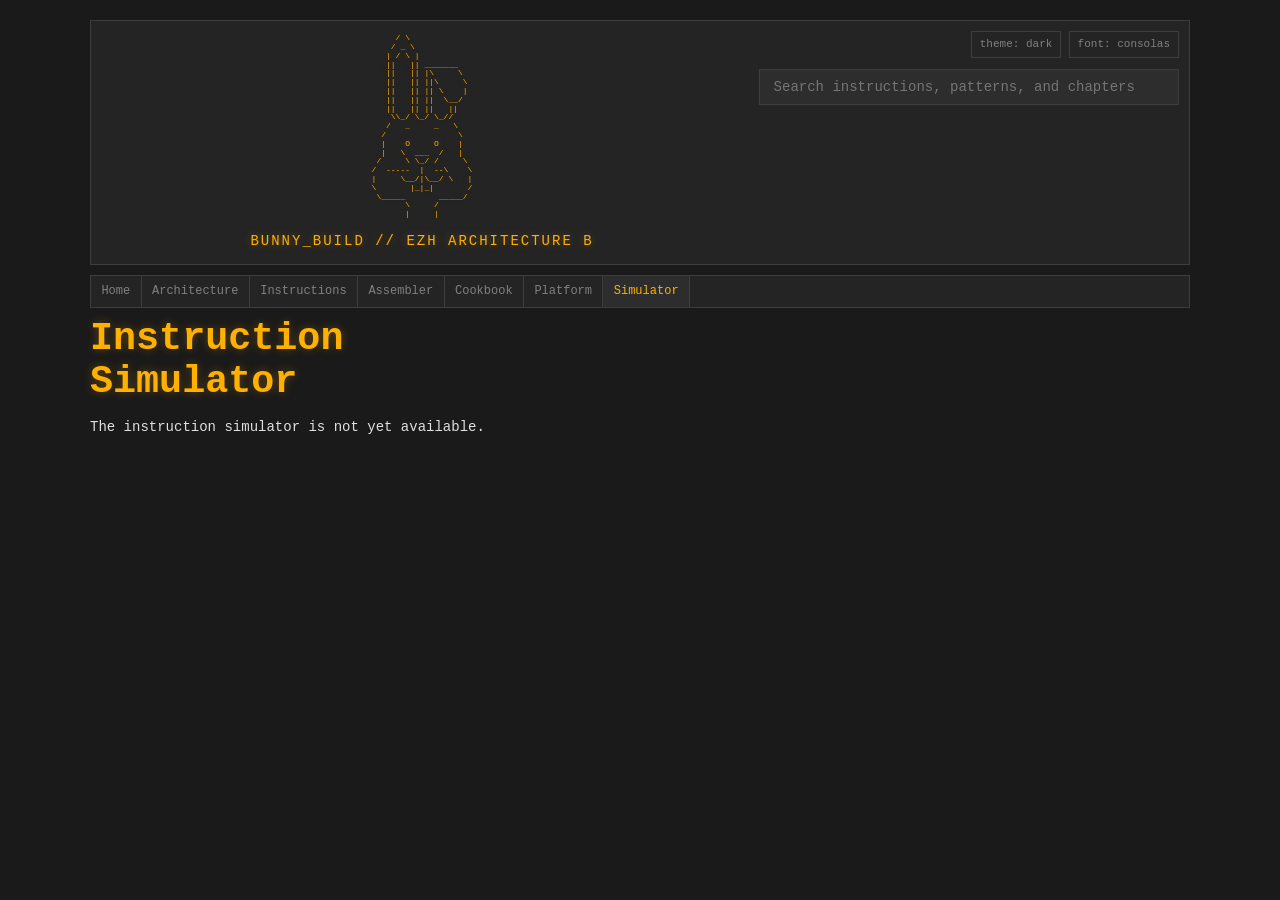
<file: docs/html/simulator.html>
<!doctype html>
<html lang="en" data-theme="dark">
  <head>
    <meta charset="utf-8">
    <meta name="viewport" content="width=device-width, initial-scale=1">
    <title>Instruction Simulator | EZH Architecture B</title>
    <style>:root {
  color-scheme: dark;
  --bg: #1a1a1a;
  --panel: #242424;
  --panel-2: #2d2d2d;
  --text: #e0e0e0;
  --muted: #808080;
  --line: #3d3d3d;
  --line-strong: #cc8800;
  --accent: #ffb000;
  --accent-2: #cc8800;
  --accent-3: #ff4444;
  --ok: #00ff00;
  --warn: #ffb000;
  --code-bg: #2d2d2d;
  --code-text: #e0e0e0;
  --focus: rgba(255, 176, 0, 0.22);
  --panel-translucent: #242424;
  --shadow: rgba(255, 176, 0, 0.12);
  --amber-glow: rgba(255, 176, 0, 0.3);
  --mono: Consolas, Monaco, "Courier New", monospace;
  --sans: var(--mono);
  --field-0: rgba(255, 176, 0, 0.18);
  --field-1: rgba(0, 255, 0, 0.10);
  --field-2: rgba(0, 200, 255, 0.12);
  --field-3: rgba(255, 80, 255, 0.12);
  --field-4: rgba(255, 96, 96, 0.14);
  --field-5: rgba(150, 150, 255, 0.14);
  --reserved: rgba(255, 255, 255, 0.03);
}

html[data-theme="light"] {
  color-scheme: light;
  --bg: #f4f1e8;
  --panel: #ece9df;
  --panel-2: #e2ded2;
  --text: #2b2721;
  --muted: #7d766a;
  --line: #c6c0af;
  --line-strong: #a87d1a;
  --accent: #8a5800;
  --accent-2: #a87d1a;
  --accent-3: #c02020;
  --ok: #0a7a0a;
  --warn: #8a5800;
  --code-bg: #e2ded2;
  --code-text: #2b2721;
  --focus: rgba(138, 88, 0, 0.22);
  --panel-translucent: #ece9df;
  --shadow: rgba(138, 88, 0, 0.16);
  --amber-glow: rgba(138, 88, 0, 0.25);
  --field-0: rgba(138, 88, 0, 0.16);
  --field-1: rgba(10, 122, 10, 0.12);
  --field-2: rgba(0, 110, 140, 0.12);
  --field-3: rgba(140, 40, 140, 0.10);
  --field-4: rgba(180, 40, 40, 0.10);
  --field-5: rgba(60, 60, 180, 0.10);
  --reserved: rgba(0, 0, 0, 0.04);
}

* {
  box-sizing: border-box;
}

html {
  scroll-behavior: smooth;
}

body {
  margin: 0;
  min-height: 100vh;
  background: var(--bg);
  color: var(--text);
  font-family: var(--mono);
  font-size: 14px;
  line-height: 1.4;
}

a {
  color: var(--accent);
  text-decoration-thickness: 1px;
  text-underline-offset: 0.18em;
}

a:hover {
  color: var(--accent-2);
}

code,
pre,
kbd {
  font-family: var(--mono);
}

code {
  color: var(--code-text);
}

pre {
  margin: 1rem 0;
  padding: 1rem;
  overflow: auto;
  border: 1px solid var(--line);
  border-radius: 0;
  background: var(--code-bg);
  color: var(--code-text);
}

button,
input {
  font: inherit;
}

.site-shell {
  width: min(1100px, calc(100% - 40px));
  margin: 0 auto;
  padding: 20px 0;
}

.site-header {
  display: grid;
  grid-template-columns: minmax(0, 1fr) minmax(280px, 420px);
  gap: 1rem;
  align-items: stretch;
  margin-bottom: 10px;
  padding: 10px;
  border: 1px solid var(--line);
  background: var(--panel);
}

.panel {
  border: 1px solid var(--line);
  background: var(--panel);
}

.bunny-container {
  min-width: 0;
  padding: 0.2rem 0.4rem;
  color: var(--accent);
  text-shadow: 0 0 10px var(--amber-glow);
  text-align: center;
}

.bunny-art {
  display: inline-block;
  margin: 0;
  padding: 0;
  border: 0;
  background: transparent;
  color: var(--accent);
  font-family: var(--mono);
  font-size: 8px;
  line-height: 1.1;
  text-align: left;
  white-space: pre;
  text-shadow: 0 0 10px var(--amber-glow);
}

.brand-title {
  margin-top: 6px;
  font-family: var(--mono);
  font-size: 14px;
  letter-spacing: 2px;
}

.brand-subtitle {
  margin-top: 2px;
  color: var(--muted);
  font-size: 11px;
  letter-spacing: 1px;
}

.top-actions {
  display: flex;
  justify-content: flex-end;
  gap: 0.45rem;
}

.icon-button {
  min-height: 1.7rem;
  padding: 0.2rem 0.5rem;
  border: 1px solid var(--line);
  border-radius: 0;
  background: transparent;
  color: var(--muted);
  font-size: 11px;
  cursor: pointer;
}

.icon-button:hover {
  border-color: var(--accent);
  color: var(--accent);
}

.search-box {
  position: relative;
  margin-top: 0.7rem;
}

.search-input {
  width: 100%;
  height: 2.2rem;
  padding: 0 0.85rem;
  border: 1px solid var(--line);
  border-radius: 0;
  background: var(--code-bg);
  color: var(--text);
  outline: none;
}

.search-input:focus {
  border-color: var(--accent);
  box-shadow: 0 0 0 3px var(--focus);
}

.search-results {
  position: absolute;
  z-index: 20;
  top: calc(100% + 0.35rem);
  right: 0;
  left: 0;
  max-height: min(70vh, 520px);
  overflow: auto;
  border: 1px solid var(--line-strong);
  border-radius: 0;
  background: var(--panel);
  box-shadow: 0 0 12px var(--shadow);
}

.search-result {
  display: block;
  padding: 0.72rem 0.8rem;
  border-bottom: 1px solid var(--line);
  color: var(--text);
  text-decoration: none;
}

.search-result:last-child {
  border-bottom: 0;
}

.search-result:hover,
.search-result:focus {
  background: var(--panel-2);
  color: var(--accent);
}

.search-result-title {
  display: block;
  font-family: var(--mono);
  font-size: 0.9rem;
}

.search-result-meta {
  display: block;
  margin-top: 0.15rem;
  color: var(--muted);
  font-size: 0.82rem;
}

.nav {
  display: flex;
  flex-wrap: wrap;
  gap: 0;
  margin-bottom: 10px;
  border: 1px solid var(--line);
  background: var(--panel);
}

.nav-link {
  padding: 0.42rem 0.65rem;
  border-right: 1px solid var(--line);
  color: var(--muted);
  font-family: var(--mono);
  font-size: 12px;
  text-decoration: none;
}

.nav-link:hover,
.nav-link.active {
  background: var(--panel-2);
  color: var(--accent);
}

.main {
  padding: 0 0 1rem;
}

.hero {
  display: grid;
  gap: 1.1rem;
  margin-bottom: 10px;
  padding: 12px;
  border: 1px solid var(--line);
  background: var(--panel);
}

.hero h1,
.prose h1,
.reference-heading h1 {
  margin: 0;
  font-family: var(--mono);
  color: var(--accent);
  font-size: clamp(1.4rem, 4vw, 2.4rem);
  line-height: 1.12;
  max-width: 18ch;
  text-shadow: 0 0 10px var(--amber-glow);
}

.hero p,
.reference-heading p {
  max-width: 74ch;
  margin: 0;
  color: var(--muted);
  font-size: 0.95rem;
}

.status-strip {
  display: grid;
  grid-template-columns: repeat(4, minmax(0, 1fr));
  gap: 0.7rem;
  margin-top: 0.3rem;
}

.stat {
  min-height: 5.5rem;
  padding: 0.7rem;
  border: 1px solid var(--line);
  border-radius: 0;
  background: var(--panel-translucent);
}

.stat-label {
  display: block;
  color: var(--muted);
  font-size: 0.78rem;
  text-transform: uppercase;
}

.stat-value {
  display: block;
  margin-top: 0.35rem;
  font-family: var(--mono);
  font-size: 1.15rem;
  color: var(--accent);
}

.tile-grid {
  display: grid;
  grid-template-columns: repeat(3, minmax(0, 1fr));
  gap: 0.85rem;
  margin-top: 1.2rem;
}

.tile {
  min-height: 9rem;
  padding: 0.85rem;
  border: 1px solid var(--line);
  border-radius: 0;
  background: var(--panel);
  color: var(--text);
  text-decoration: none;
}

.tile:hover {
  border-color: var(--accent);
  color: var(--accent);
  box-shadow: 0 0 10px var(--shadow);
}

.tile h2 {
  margin: 0;
  font-family: var(--mono);
  color: var(--accent);
  font-size: 1rem;
}

.tile p {
  margin: 0.55rem 0 0;
  color: var(--muted);
}

.prose {
  max-width: 880px;
}

.prose h1 {
  margin-bottom: 0.8rem;
}

.prose h2 {
  margin: 2rem 0 0.65rem;
  padding-top: 0.6rem;
  border-top: 1px solid var(--line);
  color: var(--accent);
  font-family: var(--mono);
  font-size: 1.35rem;
}

.prose h3 {
  margin: 1.45rem 0 0.45rem;
  color: var(--accent-2);
  font-family: var(--mono);
  font-size: 1.02rem;
}

.prose p,
.prose li {
  color: var(--text);
}

.prose blockquote {
  margin: 1rem 0;
  padding: 0.2rem 0 0.2rem 1rem;
  border-left: 3px solid var(--accent);
  color: var(--muted);
}

.prose table {
  width: 100%;
  border-collapse: collapse;
  margin: 1rem 0;
  font-size: 0.95rem;
}

.table-scroll {
  min-width: 0;
  max-width: 100%;
  width: 100%;
  overflow-x: auto;
}

.table-scroll table {
  min-width: 760px;
}

.prose th,
.prose td {
  padding: 0.55rem;
  border: 1px solid var(--line);
  vertical-align: top;
}

.prose th {
  background: var(--panel-2);
  color: var(--accent);
  text-align: left;
}

.compact-list {
  margin: 0;
  padding-left: 1rem;
}

.compact-list li + li {
  margin-top: 0.35rem;
}

.reference-heading {
  display: grid;
  gap: 0.75rem;
  margin-bottom: 1.1rem;
  padding: 12px;
  border: 1px solid var(--line);
  background: var(--panel);
}

.filter-row {
  display: grid;
  grid-template-columns: minmax(0, 1fr) auto;
  gap: 0.55rem;
  max-width: 760px;
}

.filter-input {
  height: 2.55rem;
  padding: 0 0.8rem;
  border: 1px solid var(--line);
  border-radius: 0;
  background: var(--code-bg);
  color: var(--text);
  outline: none;
}

.filter-count {
  min-width: 8.5rem;
  display: inline-grid;
  place-items: center;
  border: 1px solid var(--line);
  border-radius: 0;
  color: var(--muted);
  font-family: var(--mono);
  font-size: 0.82rem;
}

.opcode-list {
  display: grid;
  gap: 0.75rem;
  min-width: 0;
}

.opcode-panel {
  min-width: 0;
  max-width: 100%;
  border: 1px solid var(--line);
  border-radius: 0;
  background: var(--panel-translucent);
}

.opcode-panel[open] {
  border-color: var(--line-strong);
}

.opcode-summary {
  display: grid;
  grid-template-columns: minmax(0, 1fr) auto;
  gap: 0.9rem;
  align-items: center;
  min-height: 2.5rem;
  padding: 0.55rem 0.75rem;
  border-bottom: 1px solid var(--line);
  background: var(--panel-2);
  cursor: pointer;
}

.opcode-title {
  display: flex;
  flex-wrap: wrap;
  gap: 0.45rem;
  align-items: baseline;
  min-width: 0;
}

.opcode-name {
  font-family: var(--mono);
  color: var(--accent);
  font-weight: 700;
}

.opcode-meta {
  color: var(--muted);
  font-size: 0.86rem;
}

.badge-row {
  display: flex;
  flex-wrap: wrap;
  gap: 0.35rem;
}

.badge {
  display: inline-flex;
  align-items: center;
  min-height: 1.45rem;
  padding: 0 0.42rem;
  border: 1px solid var(--line);
  border-radius: 0;
  color: var(--muted);
  font-family: var(--mono);
  font-size: 0.72rem;
}

.badge.public {
  color: var(--ok);
  border-color: var(--ok);
}

.badge.warn {
  color: var(--warn);
  border-color: var(--warn);
}

.opcode-body {
  min-width: 0;
  max-width: 100%;
  padding: 0 0.9rem 1rem;
}

.form-block {
  padding: 0.85rem 0 0;
  border-top: 1px solid var(--line);
}

.form-title {
  margin: 0 0 0.5rem;
  color: var(--accent);
  font-family: var(--mono);
  font-size: 0.93rem;
}

.bitfield {
  width: 100%;
  max-width: 100%;
  overflow-x: auto;
  padding-bottom: 0.2rem;
}

.bitfield svg {
  display: block;
  min-width: 660px;
  height: auto;
}

.bitfield svg rect {
  stroke: var(--line);
}

.bitfield svg rect[data-tip] {
  cursor: help;
}

.bitfield svg rect[data-tip]:hover {
  stroke: var(--accent);
  stroke-width: 1.5;
}

.bitfield svg text {
  fill: var(--text);
  pointer-events: none;
}

.bitfield svg text.bit,
.bitfield svg text.vrz {
  fill: var(--muted);
}

.bitfield svg text.vfx {
  fill: var(--ok);
}

.bitfield .fx {
  fill: var(--panel-2);
}

.bitfield .rz {
  fill: var(--reserved);
}

.bitfield .f0 {
  fill: var(--field-0);
}

.bitfield .f1 {
  fill: var(--field-1);
}

.bitfield .f2 {
  fill: var(--field-2);
}

.bitfield .f3 {
  fill: var(--field-3);
}

.bitfield .f4 {
  fill: var(--field-4);
}

.bitfield .f5 {
  fill: var(--field-5);
}

.mnemonic-table {
  width: 100%;
  border-collapse: collapse;
  margin: 0.7rem 0;
  font-size: 0.9rem;
}

.mnemonic-table th,
.mnemonic-table td {
  padding: 0.48rem;
  border: 1px solid var(--line);
  vertical-align: top;
}

.mnemonic-table th {
  background: var(--panel-2);
  color: var(--accent);
  text-align: left;
}

.small-note {
  color: var(--muted);
  font-size: 0.88rem;
}

.toc {
  margin: 1rem 0 1.2rem;
  padding: 0.8rem;
  border: 1px solid var(--line);
  border-radius: 0;
  background: var(--panel);
}

.toc ul {
  margin: 0;
  padding-left: 1.1rem;
}

.site-footer {
  padding: 1rem 0 1.6rem;
  border-top: 1px solid var(--line);
  color: var(--muted);
  font-size: 11px;
  text-align: center;
}

.tip {
  position: fixed;
  z-index: 50;
  max-width: min(360px, calc(100vw - 24px));
  padding: 0.5rem 0.6rem;
  border: 1px solid var(--line-strong);
  border-radius: 0;
  background: var(--code-bg);
  color: var(--text);
  box-shadow: 0 0 12px var(--shadow);
  font-size: 0.85rem;
  pointer-events: none;
}

[hidden] {
  display: none !important;
}

@media (max-width: 860px) {
  .site-shell {
    width: min(100% - 24px, 1180px);
  }

  .site-header {
    grid-template-columns: 1fr;
  }

  .top-actions {
    justify-content: flex-start;
  }

  .status-strip,
  .tile-grid {
    grid-template-columns: 1fr;
  }

  .filter-row {
    grid-template-columns: 1fr;
  }

  .opcode-summary {
    grid-template-columns: 1fr;
  }
}
</style>
    <script src="vendor/minisearch/minisearch-7.2.0.js"></script>
    <script src="search_index.js"></script>
  </head>
  <body>
    <div class="site-shell">
      <header class="site-header panel">
        <div class="bunny-container">
          <pre class="bunny-art" aria-hidden="true">     / \
    / _ \
   | / \ |
   ||   || _______
   ||   || |\     \
   ||   || ||\     \
   ||   || || \    |
   ||   || ||  \__/
   ||   || ||   ||
    \\_/ \_/ \_//
   /   _     _   \
  /               \
  |    O     O    |
  |   \  ___  /   |
 /     \ \_/ /     \
/  -----  |  --\    \
|     \__/|\__/ \   |
\       |_|_|       /
 \_____       _____/
       \     /
       |     |</pre>
          <div class="brand-title">BUNNY_BUILD // EZH ARCHITECTURE B</div>
        </div>
        <div>
          <div class="top-actions">
            <button class="icon-button" type="button" data-action="theme" title="Toggle theme" aria-label="Toggle theme">theme: dark</button>
            <button class="icon-button" type="button" data-action="font" title="Cycle monospace font" aria-label="Cycle monospace font">font: consolas</button>
          </div>
          <div class="search-box">
            <input id="site-search" class="search-input" type="search" autocomplete="off" placeholder="Search instructions, patterns, and chapters">
            <div id="site-search-results" class="search-results" hidden></div>
          </div>
        </div>
      </header>

      <nav class="nav" aria-label="Primary">

        <a class="nav-link" href="index.html">Home</a>

        <a class="nav-link" href="architecture.html">Architecture</a>

        <a class="nav-link" href="instructions.html">Instructions</a>

        <a class="nav-link" href="assembler.html">Assembler</a>

        <a class="nav-link" href="cookbook.html">Cookbook</a>

        <a class="nav-link" href="platform.html">Platform</a>

        <a class="nav-link active" href="simulator.html">Simulator</a>

      </nav>

      <main class="main">
        <article class="prose">
  <h1>Instruction Simulator</h1>
  <p>The instruction simulator is not yet available.</p>
</article>

      </main>

    </div>
    <script>(function () {
  const themeButton = document.querySelector("[data-action='theme']");
  const fontButton = document.querySelector("[data-action='font']");
  const root = document.documentElement;
  const fonts = [
    ["consolas", "Consolas, Monaco, 'Courier New', monospace"],
    ["cascadia", "'Cascadia Code', 'Cascadia Mono', Consolas, monospace"],
    ["jetbrains", "'JetBrains Mono', Consolas, monospace"],
    ["ibm plex", "'IBM Plex Mono', Consolas, monospace"],
    ["courier", "'Courier New', Courier, monospace"],
  ];
  let fontIndex = 0;

  function setTheme(next) {
    root.dataset.theme = next;
    if (themeButton) themeButton.textContent = "theme: " + next;
    try {
      localStorage.setItem("ezh-theme", next);
    } catch (_) {}
  }

  function setFontIndex(next) {
    const index = ((next % fonts.length) + fonts.length) % fonts.length;
    fontIndex = index;
    root.style.setProperty("--mono", fonts[index][1]);
    if (fontButton) fontButton.textContent = "font: " + fonts[index][0];
    try {
      localStorage.setItem("ezh-font-index", String(index));
    } catch (_) {}
  }

  try {
    const savedTheme = localStorage.getItem("ezh-theme");
    const savedFont = localStorage.getItem("ezh-font-index");
    if (savedTheme) setTheme(savedTheme);
    if (savedFont) setFontIndex(parseInt(savedFont, 10) || 0);
  } catch (_) {}
  setTheme(root.dataset.theme || "dark");
  if (!root.style.getPropertyValue("--mono")) setFontIndex(0);

  if (themeButton) {
    themeButton.addEventListener("click", function () {
      setTheme(root.dataset.theme === "light" ? "dark" : "light");
    });
  }

  if (fontButton) {
    fontButton.addEventListener("click", function () {
      setFontIndex(fontIndex + 1);
    });
  }

  function openHashTarget() {
    const id = decodeURIComponent(window.location.hash || "").slice(1);
    if (!id) return;
    const target = document.getElementById(id);
    if (!target) return;
    let current = target.closest("details");
    while (current) {
      current.open = true;
      current = current.parentElement ? current.parentElement.closest("details") : null;
    }
    window.setTimeout(function () {
      target.scrollIntoView({ block: "start" });
    }, 0);
  }

  window.addEventListener("hashchange", openHashTarget);
  openHashTarget();

  const filter = document.querySelector("[data-opcode-filter]");
  const panels = Array.from(document.querySelectorAll("[data-opcode-panel]"));
  const count = document.querySelector("[data-filter-count]");
  if (filter && panels.length) {
    const updateFilter = function () {
      const query = filter.value.trim().toLowerCase();
      let visible = 0;
      panels.forEach(function (panel) {
        const haystack = panel.getAttribute("data-search") || "";
        const show = !query || haystack.includes(query);
        panel.hidden = !show;
        if (show) visible += 1;
      });
      if (count) {
        count.textContent = visible + " / " + panels.length;
      }
    };
    filter.addEventListener("input", updateFilter);
    updateFilter();
  }

  const tip = document.createElement("div");
  tip.className = "tip";
  tip.hidden = true;
  document.body.appendChild(tip);

  document.addEventListener("pointerover", function (event) {
    const target = event.target.closest("[data-tip]");
    if (!target) return;
    tip.textContent = target.getAttribute("data-tip") || "";
    tip.hidden = false;
  });

  document.addEventListener("pointermove", function (event) {
    if (tip.hidden) return;
    const padding = 12;
    const rect = tip.getBoundingClientRect();
    let left = event.clientX + padding;
    let top = event.clientY + padding;
    if (left + rect.width > window.innerWidth) {
      left = window.innerWidth - rect.width - padding;
    }
    if (top + rect.height > window.innerHeight) {
      top = event.clientY - rect.height - padding;
    }
    tip.style.left = Math.max(padding, left) + "px";
    tip.style.top = Math.max(padding, top) + "px";
  });

  document.addEventListener("pointerout", function (event) {
    if (!event.target.closest("[data-tip]")) return;
    tip.hidden = true;
  });

  const input = document.getElementById("site-search");
  const results = document.getElementById("site-search-results");
  if (!input || !results || !window.MiniSearch || !window.EZH_SEARCH) return;

  const docs = window.EZH_SEARCH.documents || [];
  const options = window.EZH_SEARCH.options || {};
  const miniSearch = new window.MiniSearch({
    fields: options.fields || ["title", "body", "mnemonics", "lookup", "tags"],
    storeFields: options.storeFields || ["title", "url", "kind", "summary"],
  });
  miniSearch.addAll(docs);

  function expandedQuery(raw) {
    const aliases = window.EZH_SEARCH.aliases || {};
    const terms = raw.trim().split(/\s+/).filter(Boolean);
    const expanded = terms.slice();
    terms.forEach(function (term) {
      const key = term.toLowerCase();
      if (aliases[key]) expanded.push(aliases[key]);
    });
    return expanded.join(" ");
  }

  function closeResults() {
    results.hidden = true;
    results.replaceChildren();
  }

  function renderSearch() {
    const query = input.value.trim();
    results.replaceChildren();
    if (query.length < 2) {
      closeResults();
      return;
    }

    const upperQuery = query.toUpperCase();
    const direct = docs.filter(function (doc) {
      const names = ((doc.mnemonics || "") + " " + (doc.lookup || "")).toUpperCase().split(/\s+/);
      return names.some(function (name) {
        return name === upperQuery || name.startsWith(upperQuery);
      });
    });

    const ranked = miniSearch.search(expandedQuery(query), options.searchOptions || {
      prefix: true,
      fuzzy: 0.18,
      boost: { title: 3, mnemonics: 4, lookup: 5, tags: 2 },
    });

    const seen = new Set();
    const found = [];
    direct.concat(ranked).forEach(function (item) {
      const key = item.id || item.url;
      if (seen.has(key)) return;
      seen.add(key);
      found.push(item);
    });
    found.splice(8);

    if (!found.length) {
      const empty = document.createElement("div");
      empty.className = "search-result";
      empty.textContent = "No matches";
      results.appendChild(empty);
      results.hidden = false;
      return;
    }

    found.forEach(function (item) {
      const link = document.createElement("a");
      link.className = "search-result";
      link.href = item.url;

      const title = document.createElement("span");
      title.className = "search-result-title";
      title.textContent = item.title;

      const meta = document.createElement("span");
      meta.className = "search-result-meta";
      meta.textContent = [item.kind, item.summary].filter(Boolean).join(" - ");

      link.append(title, meta);
      results.appendChild(link);
    });
    results.hidden = false;
  }

  input.addEventListener("input", renderSearch);
  input.addEventListener("keydown", function (event) {
    if (event.key === "Escape") {
      input.value = "";
      closeResults();
    }
  });
  document.addEventListener("keydown", function (event) {
    if (event.key === "/" && document.activeElement !== input) {
      event.preventDefault();
      input.focus();
    }
  });
  document.addEventListener("click", function (event) {
    if (!event.target.closest(".search-box")) closeResults();
  });
})();
</script>
  </body>
</html>
</file>
